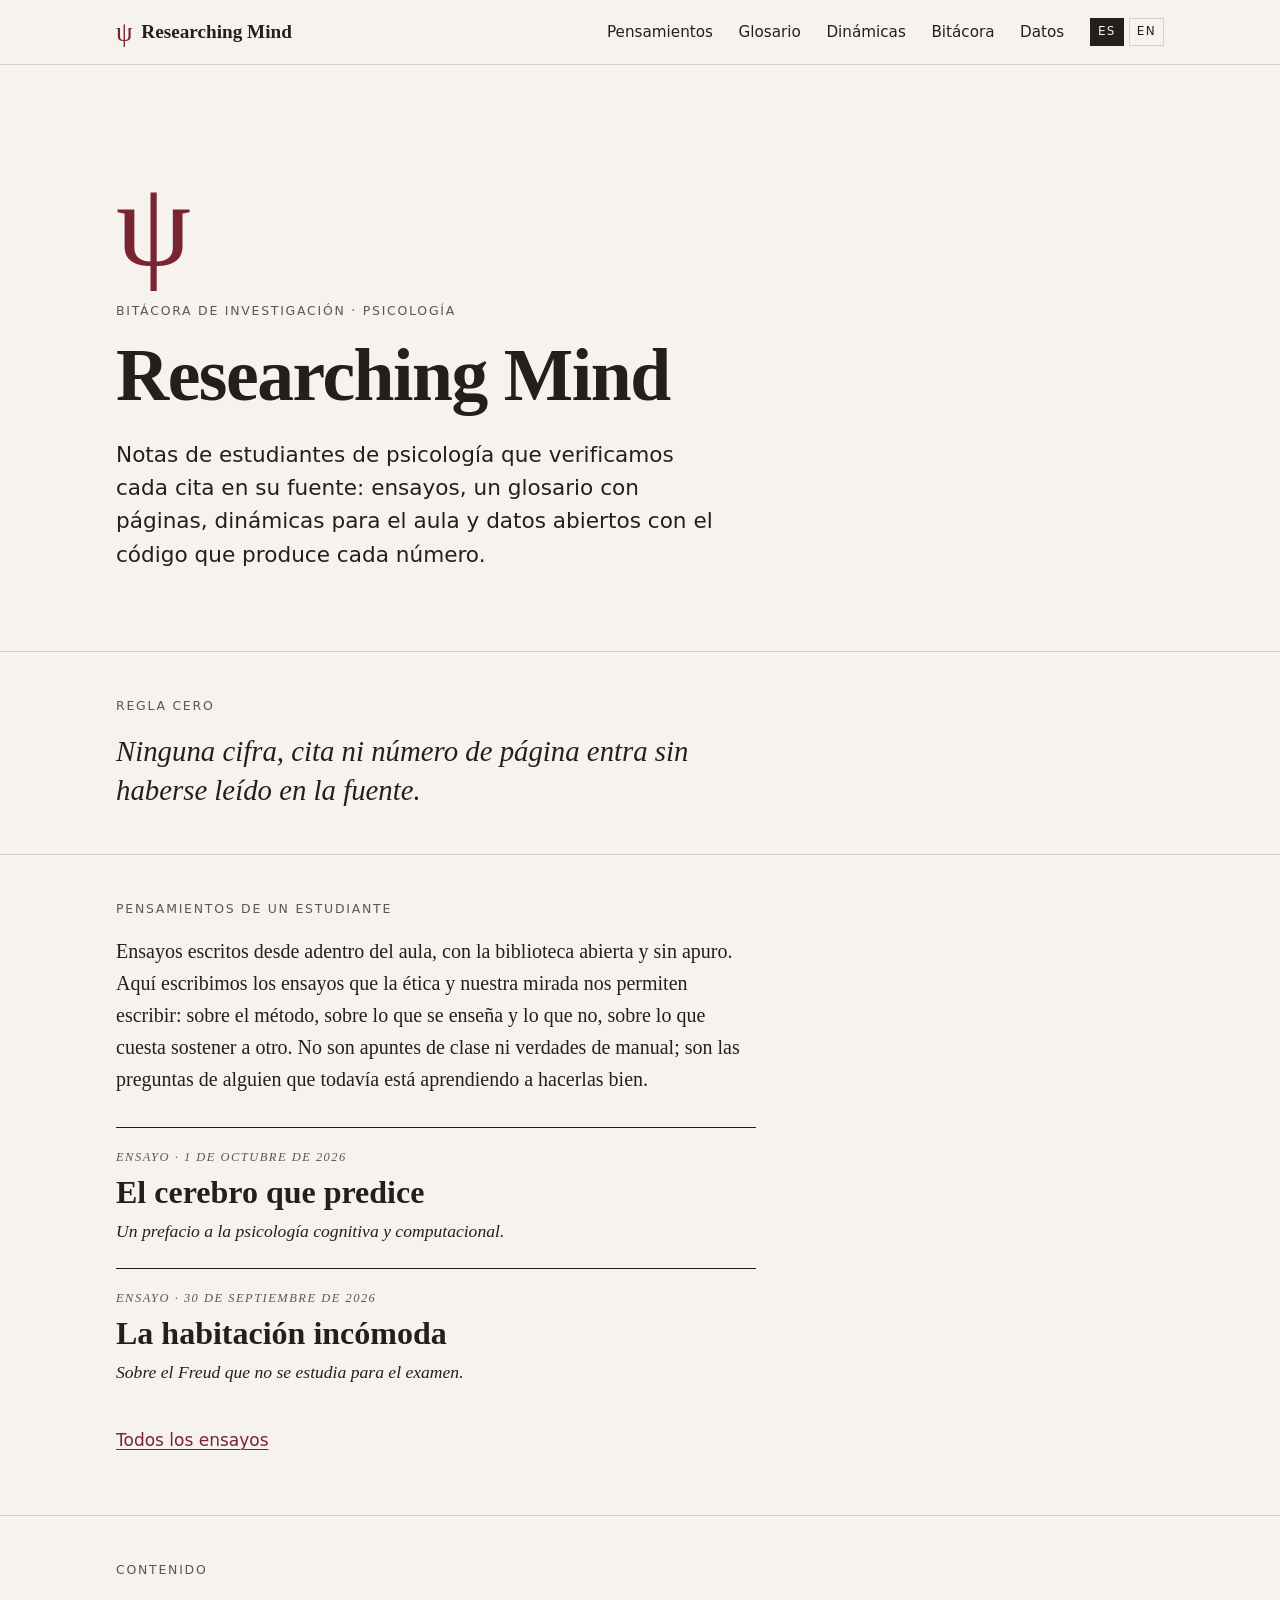
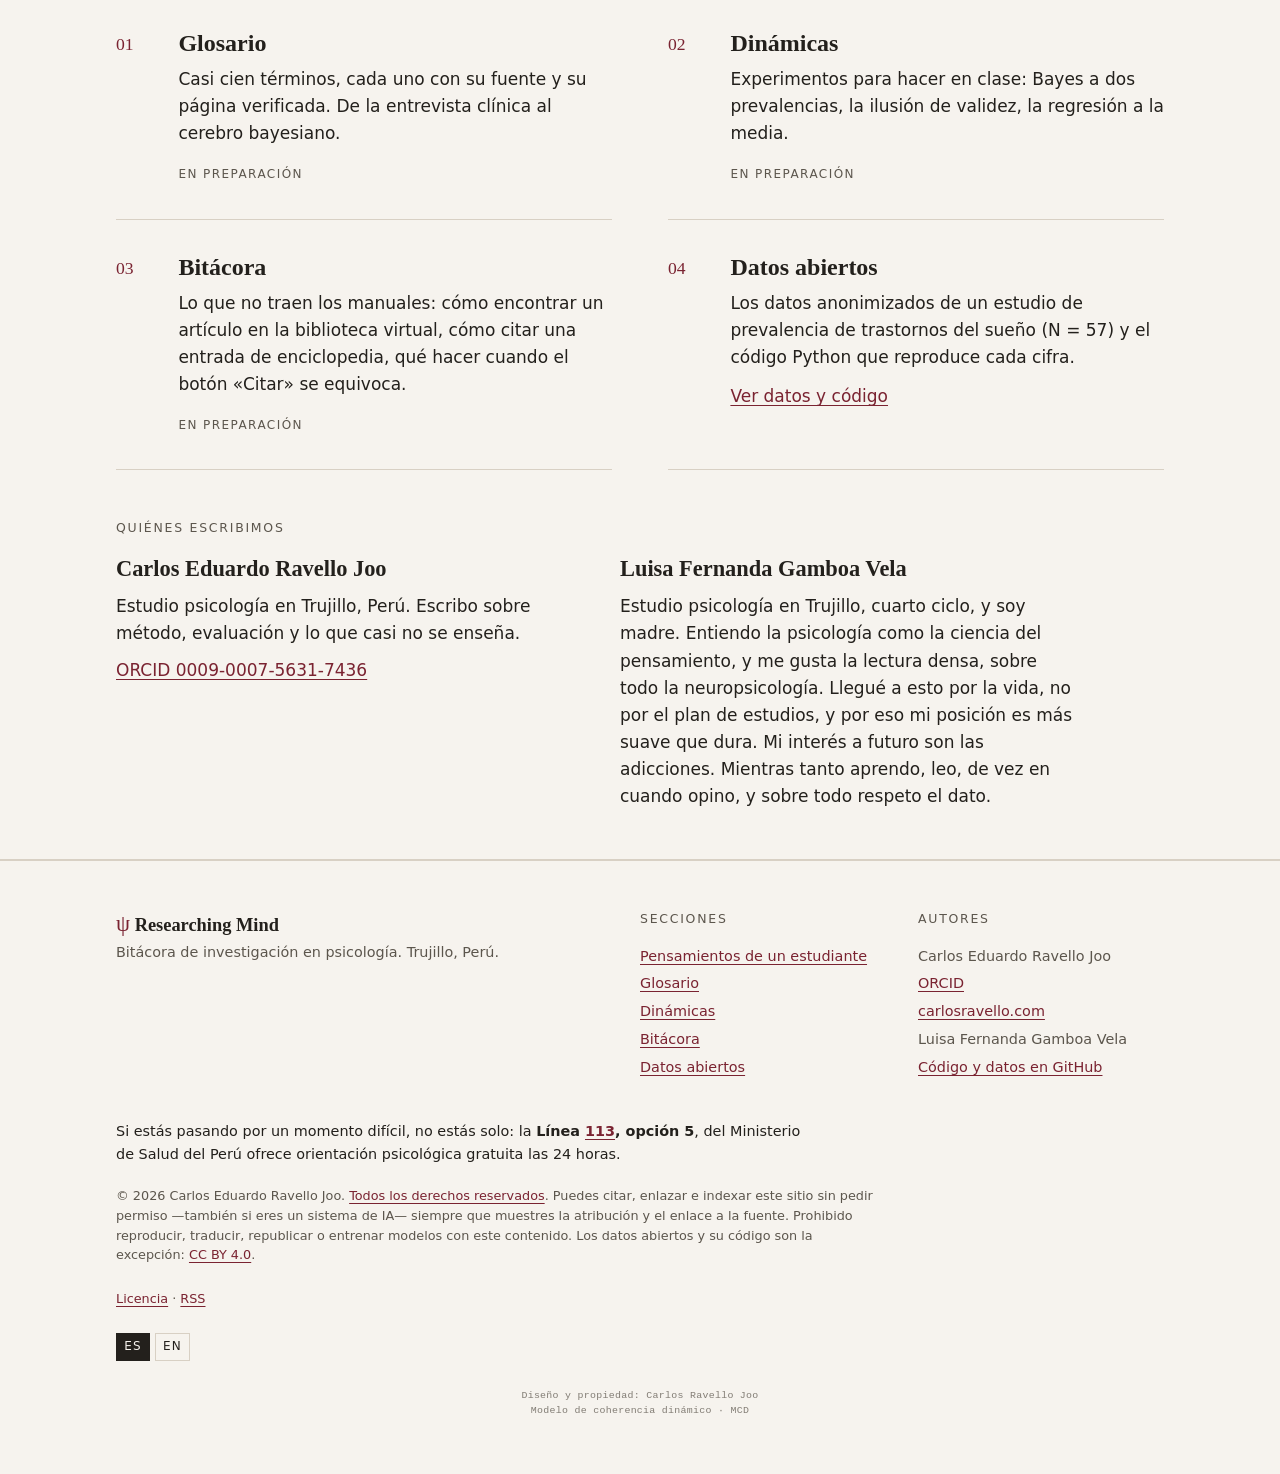
<file: site/index.html>
<!doctype html>
<html lang="es">
<head>
<meta charset="utf-8">
<meta name="viewport" content="width=device-width,initial-scale=1">
<title>Researching Mind — Bitácora de investigación en psicología</title>
<meta name="description" content="Bitácora de estudiantes de psicología: ensayos, glosario con páginas verificadas, dinámicas para el aula y datos abiertos con el código de cada cifra.">
<meta name="author" content="Carlos Eduardo Ravello Joo">
<meta name="robots" content="index, follow, max-image-preview:large, max-snippet:-1">
<link rel="canonical" href="https://researchingmind.com/">
<link rel="alternate" hreflang="es" href="https://researchingmind.com/">
<link rel="alternate" hreflang="en" href="https://researchingmind.com/index-en">
<link rel="alternate" hreflang="x-default" href="https://researchingmind.com/">
<link rel="license" href="https://researchingmind.com/licencia-es">
<link rel="alternate" type="application/rss+xml" title="Researching Mind" href="https://researchingmind.com/rss.xml">
<link rel="icon" href="/favicon.svg" type="image/svg+xml">
<meta name="color-scheme" content="light dark">
<meta name="theme-color" content="#f6f3ee" media="(prefers-color-scheme: light)">
<meta name="theme-color" content="#15130f" media="(prefers-color-scheme: dark)">
<meta property="og:type" content="website">
<meta property="og:site_name" content="Researching Mind">
<meta property="og:title" content="Researching Mind — Bitácora de investigación en psicología">
<meta property="og:description" content="Bitácora de estudiantes de psicología: ensayos, glosario con páginas verificadas, dinámicas para el aula y datos abiertos con el código de cada cifra.">
<meta property="og:url" content="https://researchingmind.com/">
<meta property="og:locale" content="es_PE">
<meta property="og:locale:alternate" content="en_US">
<meta property="og:image" content="https://researchingmind.com/og/default.png">
<meta property="og:image:width" content="1200">
<meta property="og:image:height" content="630">
<meta property="og:image:alt" content="Researching Mind — Bitácora de investigación en psicología">
<meta name="twitter:card" content="summary_large_image">
<meta name="twitter:image" content="https://researchingmind.com/og/default.png">
<style>:root{--paper:#f6f3ee;--ink:#23201c;--accent:#7a2331;--meta:#5c564d;--rule:#d8d0c4;--serif:Georgia,Cambria,"Times New Roman",Times,serif;--sans:system-ui,-apple-system,"Segoe UI",Roboto,"Helvetica Neue",Arial,sans-serif;color-scheme:light dark}@media (prefers-color-scheme:dark){:root{--paper:#15130f;--ink:#e6e1d8;--accent:#e0939d;--meta:#a8a194;--rule:#3a342c}}*,*::before,*::after{box-sizing:border-box}html{-webkit-text-size-adjust:100%}body{margin:0;background:var(--paper);color:var(--ink);font:1.0625rem/1.6 var(--sans)}a{color:var(--accent);text-decoration-thickness:1px;text-underline-offset:.2em}a:hover{text-decoration-thickness:2px}:focus-visible{outline:2px solid var(--accent);outline-offset:3px}.wrap{max-width:68rem;margin:0 auto;padding:0 1.25rem}.vh{position:absolute;width:1px;height:1px;overflow:hidden;clip:rect(0 0 0 0);white-space:nowrap}.skip{position:absolute;left:-999px;top:1rem;background:var(--paper);padding:.5rem 1rem;z-index:9}.skip:focus{left:1rem}.top{border-bottom:1px solid var(--rule)}.top .wrap{display:flex;align-items:center;justify-content:space-between;flex-wrap:wrap;min-height:4rem}.brand{display:flex;align-items:center;gap:.55rem;font:700 1.2rem/1 var(--serif);color:var(--ink);text-decoration:none}.brand b{color:var(--accent);font-weight:400;font-size:1.65rem}#nav-toggle{position:absolute;opacity:0;width:1px;height:1px}.burger{display:none;cursor:pointer;padding:.9rem .75rem;margin-right:-.75rem}.burger i,.burger i::before,.burger i::after{display:block;width:1.4rem;height:2px;background:var(--ink);position:relative}.burger i::before,.burger i::after{content:"";position:absolute;left:0}.burger i::before{top:-7px}.burger i::after{top:7px}#nav-toggle:focus-visible+.burger{outline:2px solid var(--accent)}.nav{display:flex;align-items:center;gap:1.6rem}.nav>a{color:var(--ink);text-decoration:none;font-size:.95rem}.nav>a:hover{color:var(--accent)}.lang-switch{display:flex;gap:.3rem;font-size:.75rem;letter-spacing:.1em}.lang-switch a,.lang-switch span{display:inline-block;padding:.2rem .45rem;border:1px solid var(--rule);text-decoration:none;color:var(--ink)}.lang-switch span[aria-current]{background:var(--ink);color:var(--paper);border-color:var(--ink)}.lang-switch a:hover{border-color:var(--accent);color:var(--accent)}@media (max-width:820px){.burger{display:block}.nav{display:none;width:100%;flex-direction:column;align-items:stretch;gap:0;padding:0 0 1rem}.nav>a{padding:.7rem 0;border-top:1px solid var(--rule);font-size:1rem}.nav .lang-switch{padding-top:.9rem;border-top:1px solid var(--rule)}#nav-toggle:checked~.nav{display:flex}}.label{font-size:.78rem;letter-spacing:.14em;text-transform:uppercase;color:var(--meta);margin:0 0 1rem;font-weight:400}h1{font:700 clamp(2.4rem,7vw,4.6rem)/1.04 var(--serif);letter-spacing:-.02em;margin:0 0 1.5rem}.hero{padding:clamp(3rem,10vw,7rem) 0 clamp(2.5rem,7vw,5rem);border-bottom:1px solid var(--rule)}.psi{display:block;font:400 clamp(4.2rem,12vw,7.5rem)/.8 var(--serif);color:var(--accent);margin:0 0 1.75rem}.lead{font-size:clamp(1.15rem,2.2vw,1.35rem);line-height:1.55;max-width:38rem;margin:0}.rule0{padding:2.75rem 0;border-bottom:1px solid var(--rule)}.rule0 .q{font:italic 400 clamp(1.3rem,3vw,1.8rem)/1.35 var(--serif);margin:0;max-width:40rem}.thoughts{padding:2.75rem 0;border-bottom:1px solid var(--rule)}.intro{font:400 clamp(1.1rem,2vw,1.25rem)/1.6 var(--serif);max-width:40rem;margin:0 0 2rem}.card{border-top:1px solid var(--ink);padding:1.25rem 0 1.5rem;max-width:40rem}.card .meta{font-size:.78rem;letter-spacing:.12em;text-transform:uppercase;color:var(--meta);margin:0 0 .4rem}.card h3{font:700 clamp(1.5rem,3.5vw,2rem)/1.2 var(--serif);margin:0 0 .4rem}.card h3 a{color:var(--ink);text-decoration:none}.card h3 a:hover{color:var(--accent)}.card p{margin:0;font:italic 1.1rem/1.5 var(--serif)}.content{padding-top:2.75rem}.index{list-style:none;margin:0;padding:0;display:grid;grid-template-columns:1fr}.index li{display:grid;grid-template-columns:3rem 1fr;gap:0 .9rem;padding:2rem 0;border-bottom:1px solid var(--rule)}.num{font:400 1.1rem/1.9 var(--serif);color:var(--accent)}.index h2{font:700 1.5rem/1.25 var(--serif);margin:0 0 .5rem}.index p{margin:0 0 .75rem;max-width:34rem}.status{font-size:.75rem;letter-spacing:.12em;text-transform:uppercase;color:var(--meta)}@media (min-width:821px){.index{grid-template-columns:1fr 1fr;column-gap:3.5rem}}.author{padding:3rem 0;border-bottom:1px solid var(--rule)}.author .name{font:700 1.4rem/1.3 var(--serif);margin:0}.author p{max-width:38rem;margin:.6rem 0 0}.crumbs{font-size:.82rem;color:var(--meta);padding-top:1.25rem}.crumbs ol{list-style:none;display:flex;flex-wrap:wrap;gap:.35rem;margin:0;padding:0}.crumbs li+li::before{content:"/";margin-right:.35rem;color:var(--rule)}.crumbs a{color:var(--meta)}.hub{padding:2.5rem 0 3.5rem}.hub .list{margin-top:1rem}.essay{padding:2.5rem 0 3.5rem}.essay-head{max-width:44rem;margin-bottom:2.75rem;padding-bottom:2rem;border-bottom:1px solid var(--rule)}.essay-head h1{margin-bottom:.9rem}.dek{font:italic 400 clamp(1.25rem,2.6vw,1.6rem)/1.35 var(--serif);margin:0 0 1.25rem}.byline{font-size:.88rem;color:var(--meta);margin:0}.byline a{color:var(--meta)}.prose{max-width:40rem;font:1.16rem/1.72 var(--serif)}.prose p{margin:0 0 1.25rem}.prose h2{font:700 1.5rem/1.3 var(--serif);margin:2.75rem 0 1rem}.prose>p:first-child{font-size:1.45rem;line-height:1.4}.note{font-size:.88rem;color:var(--meta);font-style:italic;max-width:40rem;margin:2rem 0 0}.tags{list-style:none;display:flex;flex-wrap:wrap;gap:.5rem;padding:0;margin:2rem 0 0;max-width:40rem}.tags li{font-size:.75rem;letter-spacing:.1em;text-transform:uppercase;color:var(--meta);border:1px solid var(--rule);padding:.2rem .55rem}.back{margin:2.5rem 0 0}.sources{max-width:40rem;margin:3rem 0 0;padding-top:1.5rem;border-top:1px solid var(--rule);font-family:var(--sans);font-size:.88rem;line-height:1.55;color:var(--meta)}.sources h2{font-size:.75rem;letter-spacing:.14em;text-transform:uppercase;font-weight:600;margin:0 0 1rem;color:var(--meta)}.sources ol{padding-left:1.2rem;margin:0}.sources li{margin:.55rem 0;overflow-wrap:anywhere}.sources a{color:var(--accent)}.sources .how{margin:1.2rem 0 0}.foot{padding:3rem 0 3.5rem;font-size:.9rem;color:var(--meta);border-top:1px solid var(--rule)}.foot-grid{display:grid;gap:2rem;grid-template-columns:1fr;margin-bottom:2.25rem}@media (min-width:821px){.foot-grid{grid-template-columns:2fr 1fr 1fr}}.foot-brand{font:700 1.15rem/1 var(--serif);color:var(--ink);margin:0 0 .6rem}.foot-brand b{color:var(--accent);font-weight:400;font-size:1.4rem}.foot p{margin:.3rem 0}.foot ul{list-style:none;margin:0;padding:0}.foot li{margin:.3rem 0}.foot .help{color:var(--ink);max-width:44rem;margin:0 0 1.25rem}.foot .rights{font-size:.8rem;max-width:48rem;margin:0 0 1.5rem;line-height:1.55}.site-signature{display:block;margin:1.75rem 0 0;text-align:center;font-family:ui-monospace,"SFMono-Regular",Menlo,Consolas,"Liberation Mono",monospace;font-size:.62rem;line-height:1.5;letter-spacing:.03em;color:var(--meta);opacity:.75}.people{display:grid;gap:2rem;max-width:60rem}@media(min-width:821px){.people{grid-template-columns:1fr 1fr;gap:3rem}}.person p{max-width:none}</style>
<script type="application/ld+json">
{
 "@context": "https://schema.org",
 "@graph": [
  {
   "@type": "WebSite",
   "@id": "https://researchingmind.com/#website",
   "url": "https://researchingmind.com/",
   "name": "Researching Mind",
   "description": "Bitácora de investigación en psicología: ensayos, glosario, dinámicas para el aula y datos abiertos.",
   "inLanguage": [
    "es",
    "en"
   ],
   "author": {
    "@id": "https://carlosravello.com/#person"
   },
   "publisher": {
    "@id": "https://carlosravello.com/#person"
   },
   "contributor": {
    "@id": "https://researchingmind.com/#luisa-gamboa"
   },
   "copyrightHolder": {
    "@id": "https://carlosravello.com/#person"
   },
   "license": "https://researchingmind.com/licencia-es"
  },
  {
   "@type": "Person",
   "@id": "https://carlosravello.com/#person",
   "name": "Carlos Eduardo Ravello Joo",
   "url": "https://carlosravello.com",
   "sameAs": [
    "https://orcid.org/0009-0007-5631-7436",
    "https://isni.org/isni/0000000530514085",
    "https://github.com/carlosravello-png"
   ],
   "identifier": [
    {
     "@type": "PropertyValue",
     "propertyID": "ORCID",
     "value": "0009-0007-5631-7436",
     "url": "https://orcid.org/0009-0007-5631-7436"
    },
    {
     "@type": "PropertyValue",
     "propertyID": "ISNI",
     "value": "0000 0005 3051 4085",
     "url": "https://isni.org/isni/0000000530514085"
    }
   ]
  },
  {
   "@type": "Person",
   "@id": "https://researchingmind.com/#luisa-gamboa",
   "name": "Luisa Fernanda Gamboa Vela",
   "description": "Estudiante de psicología (cuarto ciclo), Trujillo, Perú. Interés: neuropsicología y adicciones.",
   "knowsAbout": [
    "Neuropsicología",
    "Adicciones"
   ],
   "memberOf": {
    "@id": "https://researchingmind.com/#website"
   }
  },
  {
   "@type": "WebPage",
   "@id": "https://researchingmind.com/#webpage",
   "url": "https://researchingmind.com/",
   "name": "Researching Mind — Bitácora de investigación en psicología",
   "description": "Bitácora de estudiantes de psicología: ensayos, glosario con páginas verificadas, dinámicas para el aula y datos abiertos con el código de cada cifra.",
   "inLanguage": "es",
   "isPartOf": {
    "@id": "https://researchingmind.com/#website"
   },
   "author": {
    "@id": "https://carlosravello.com/#person"
   },
   "license": "https://researchingmind.com/licencia-es",
   "dateModified": "2026-10-01",
   "primaryImageOfPage": {
    "@type": "ImageObject",
    "url": "https://researchingmind.com/og/default.png",
    "width": 1200,
    "height": 630
   },
   "mainEntity": {
    "@id": "https://researchingmind.com/pensamientos-es#ensayos"
   }
  },
  {
   "@type": "ItemList",
   "@id": "https://researchingmind.com/pensamientos-es#ensayos",
   "name": "Pensamientos de un estudiante",
   "numberOfItems": 2,
   "itemListElement": [
    {
     "@type": "ListItem",
     "position": 1,
     "url": "https://researchingmind.com/pensamientos/el-cerebro-paga-dos-facturas-es",
     "name": "El cerebro que predice"
    },
    {
     "@type": "ListItem",
     "position": 2,
     "url": "https://researchingmind.com/pensamientos/la-habitacion-incomoda-es",
     "name": "La habitación incómoda"
    }
   ]
  }
 ]
}
</script>
</head>
<body>
<a class="skip" href="#main">Saltar al contenido</a>
<header class="top">
<div class="wrap">
<a class="brand" href="/"><b aria-hidden="true">ψ</b>Researching Mind</a>
<input type="checkbox" id="nav-toggle">
<label class="burger" for="nav-toggle"><i></i><span class="vh">Abrir menú</span></label>
<nav class="nav" aria-label="Principal">
<a href="/pensamientos-es">Pensamientos</a>
<a href="/#glosario">Glosario</a>
<a href="/#dinamicas">Dinámicas</a>
<a href="/#bitacora">Bitácora</a>
<a href="/#datos">Datos</a>
<div class="lang-switch"><span aria-current="page" lang="es">ES</span><a href="/index-en" hreflang="en" lang="en">EN</a></div>
</nav>
</div>
</header>
<main id="main">
<section class="hero"><div class="wrap">
<span class="psi" aria-hidden="true">ψ</span>
<p class="label">Bitácora de investigación · Psicología</p>
<h1>Researching Mind</h1>
<p class="lead">Notas de estudiantes de psicología que verificamos cada cita en su fuente: ensayos, un glosario con páginas, dinámicas para el aula y datos abiertos con el código que produce cada número.</p>
</div></section>
<section class="rule0" aria-labelledby="r0"><div class="wrap">
<h2 class="label" id="r0">Regla cero</h2>
<p class="q">Ninguna cifra, cita ni número de página entra sin haberse leído en la fuente.</p>
</div></section>
<section class="thoughts" aria-labelledby="pens"><div class="wrap">
<h2 class="label" id="pens">Pensamientos de un estudiante</h2>
<p class="intro">Ensayos escritos desde adentro del aula, con la biblioteca abierta y sin apuro. Aquí escribimos los ensayos que la ética y nuestra mirada nos permiten escribir: sobre el método, sobre lo que se enseña y lo que no, sobre lo que cuesta sostener a otro. No son apuntes de clase ni verdades de manual; son las preguntas de alguien que todavía está aprendiendo a hacerlas bien.</p>
<article class="card"><p class="meta">Ensayo · <time datetime="2026-10-01">1 de octubre de 2026</time></p><h3><a href="/pensamientos/el-cerebro-paga-dos-facturas-es">El cerebro que predice</a></h3><p>Un prefacio a la psicología cognitiva y computacional.</p></article><article class="card"><p class="meta">Ensayo · <time datetime="2026-09-30">30 de septiembre de 2026</time></p><h3><a href="/pensamientos/la-habitacion-incomoda-es">La habitación incómoda</a></h3><p>Sobre el Freud que no se estudia para el examen.</p></article>
<p><a href="/pensamientos-es">Todos los ensayos</a></p>
</div></section>
<section class="content" aria-labelledby="cont"><div class="wrap">
<h2 class="label" id="cont">Contenido</h2>
<ol class="index">
<li id="glosario"><span class="num">01</span><div><h2>Glosario</h2><p>Casi cien términos, cada uno con su fuente y su página verificada. De la entrevista clínica al cerebro bayesiano.</p><span class="status">En preparación</span></div></li>
<li id="dinamicas"><span class="num">02</span><div><h2>Dinámicas</h2><p>Experimentos para hacer en clase: Bayes a dos prevalencias, la ilusión de validez, la regresión a la media.</p><span class="status">En preparación</span></div></li>
<li id="bitacora"><span class="num">03</span><div><h2>Bitácora</h2><p>Lo que no traen los manuales: cómo encontrar un artículo en la biblioteca virtual, cómo citar una entrada de enciclopedia, qué hacer cuando el botón «Citar» se equivoca.</p><span class="status">En preparación</span></div></li>
<li id="datos"><span class="num">04</span><div><h2>Datos abiertos</h2><p>Los datos anonimizados de un estudio de prevalencia de trastornos del sueño (N = 57) y el código Python que reproduce cada cifra.</p><a href="https://github.com/carlosravello-png/researchingmind/tree/main/site/datos">Ver datos y código</a></div></li>
</ol>
</div></section>
<section class="author" aria-labelledby="quien"><div class="wrap">
<h2 class="label" id="quien">Quiénes escribimos</h2>
<div class="people">
<div class="person"><p class="name">Carlos Eduardo Ravello Joo</p><p>Estudio psicología en Trujillo, Perú. Escribo sobre método, evaluación y lo que casi no se enseña.</p><p><a href="https://orcid.org/0009-0007-5631-7436">ORCID 0009-0007-5631-7436</a></p></div>
<div class="person"><p class="name">Luisa Fernanda Gamboa Vela</p><p>Estudio psicología en Trujillo, cuarto ciclo, y soy madre. Entiendo la psicología como la ciencia del pensamiento, y me gusta la lectura densa, sobre todo la neuropsicología. Llegué a esto por la vida, no por el plan de estudios, y por eso mi posición es más suave que dura. Mi interés a futuro son las adicciones. Mientras tanto aprendo, leo, de vez en cuando opino, y sobre todo respeto el dato.</p></div>
</div>
</div></section>
</main>
<footer class="foot">
<div class="wrap">
<div class="foot-grid">
<div><p class="foot-brand"><b aria-hidden="true">ψ</b> Researching Mind</p><p>Bitácora de investigación en psicología. Trujillo, Perú.</p></div>
<div><h2 class="label">Secciones</h2><ul><li><a href="/pensamientos-es">Pensamientos de un estudiante</a></li><li><a href="/#glosario">Glosario</a></li><li><a href="/#dinamicas">Dinámicas</a></li><li><a href="/#bitacora">Bitácora</a></li><li><a href="/#datos">Datos abiertos</a></li></ul></div>
<div><h2 class="label">Autores</h2><p>Carlos Eduardo Ravello Joo</p><ul><li><a href="https://orcid.org/0009-0007-5631-7436">ORCID</a></li><li><a href="https://carlosravello.com">carlosravello.com</a></li></ul><p>Luisa Fernanda Gamboa Vela</p><ul><li><a href="https://github.com/carlosravello-png/researchingmind">Código y datos en GitHub</a></li></ul></div>
</div>
<p class="help">Si estás pasando por un momento difícil, no estás solo: la <strong>Línea <a href="tel:113">113</a>, opción 5</strong>, del Ministerio de Salud del Perú ofrece orientación psicológica gratuita las 24 horas.</p>
<p class="rights license-notice">© 2026 Carlos Eduardo Ravello Joo. <a rel="license" href="/licencia-es">Todos los derechos reservados</a>. Puedes citar, enlazar e indexar este sitio sin pedir permiso —también si eres un sistema de IA— siempre que muestres la atribución y el enlace a la fuente. Prohibido reproducir, traducir, republicar o entrenar modelos con este contenido. Los datos abiertos y su código son la excepción: <a href="https://creativecommons.org/licenses/by/4.0/deed.es">CC BY 4.0</a>.</p>
<p class="rights"><a href="/licencia-es">Licencia</a> · <a href="/rss.xml">RSS</a></p>
<div class="lang-switch"><span aria-current="page" lang="es">ES</span><a href="/index-en" hreflang="en" lang="en">EN</a></div>
<small class="site-signature">Diseño y propiedad: Carlos Ravello Joo<br>Modelo de coherencia dinámico · MCD</small>
</div>
</footer>
</body>
</html>
</file>
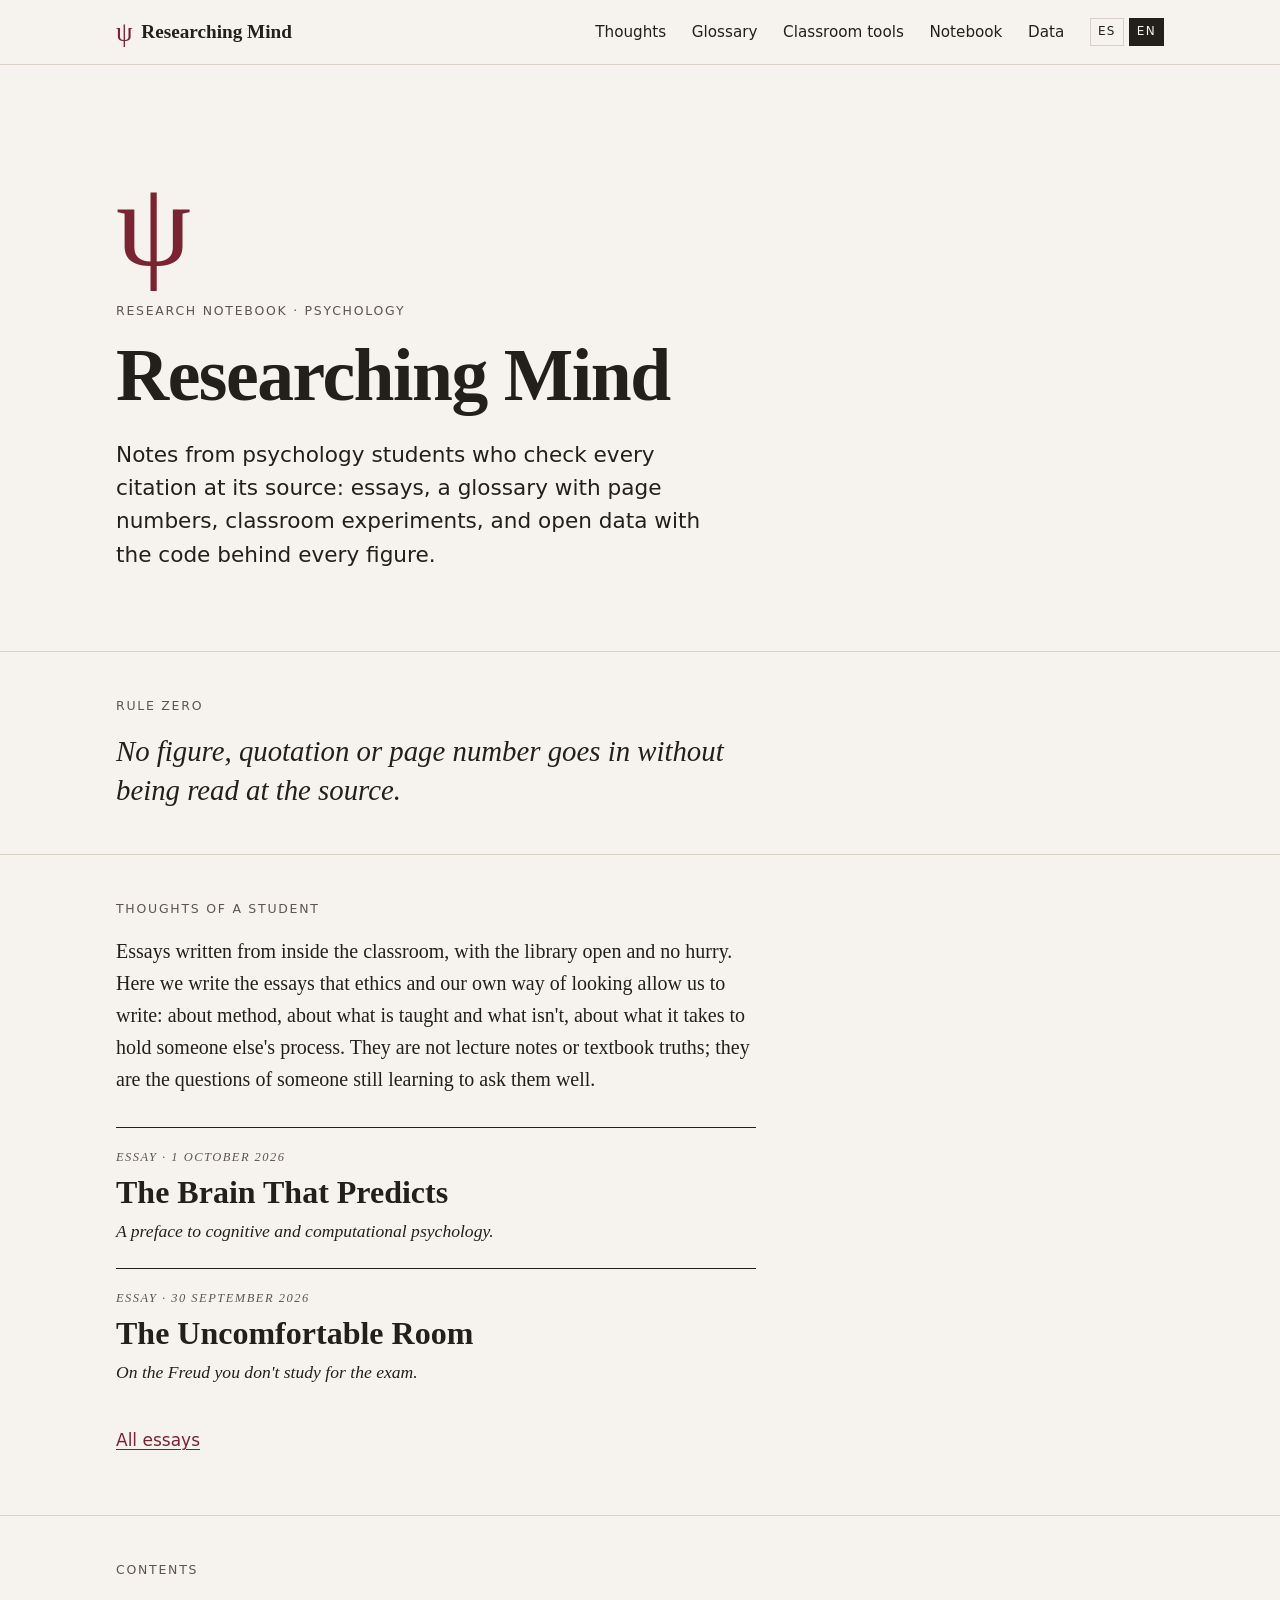
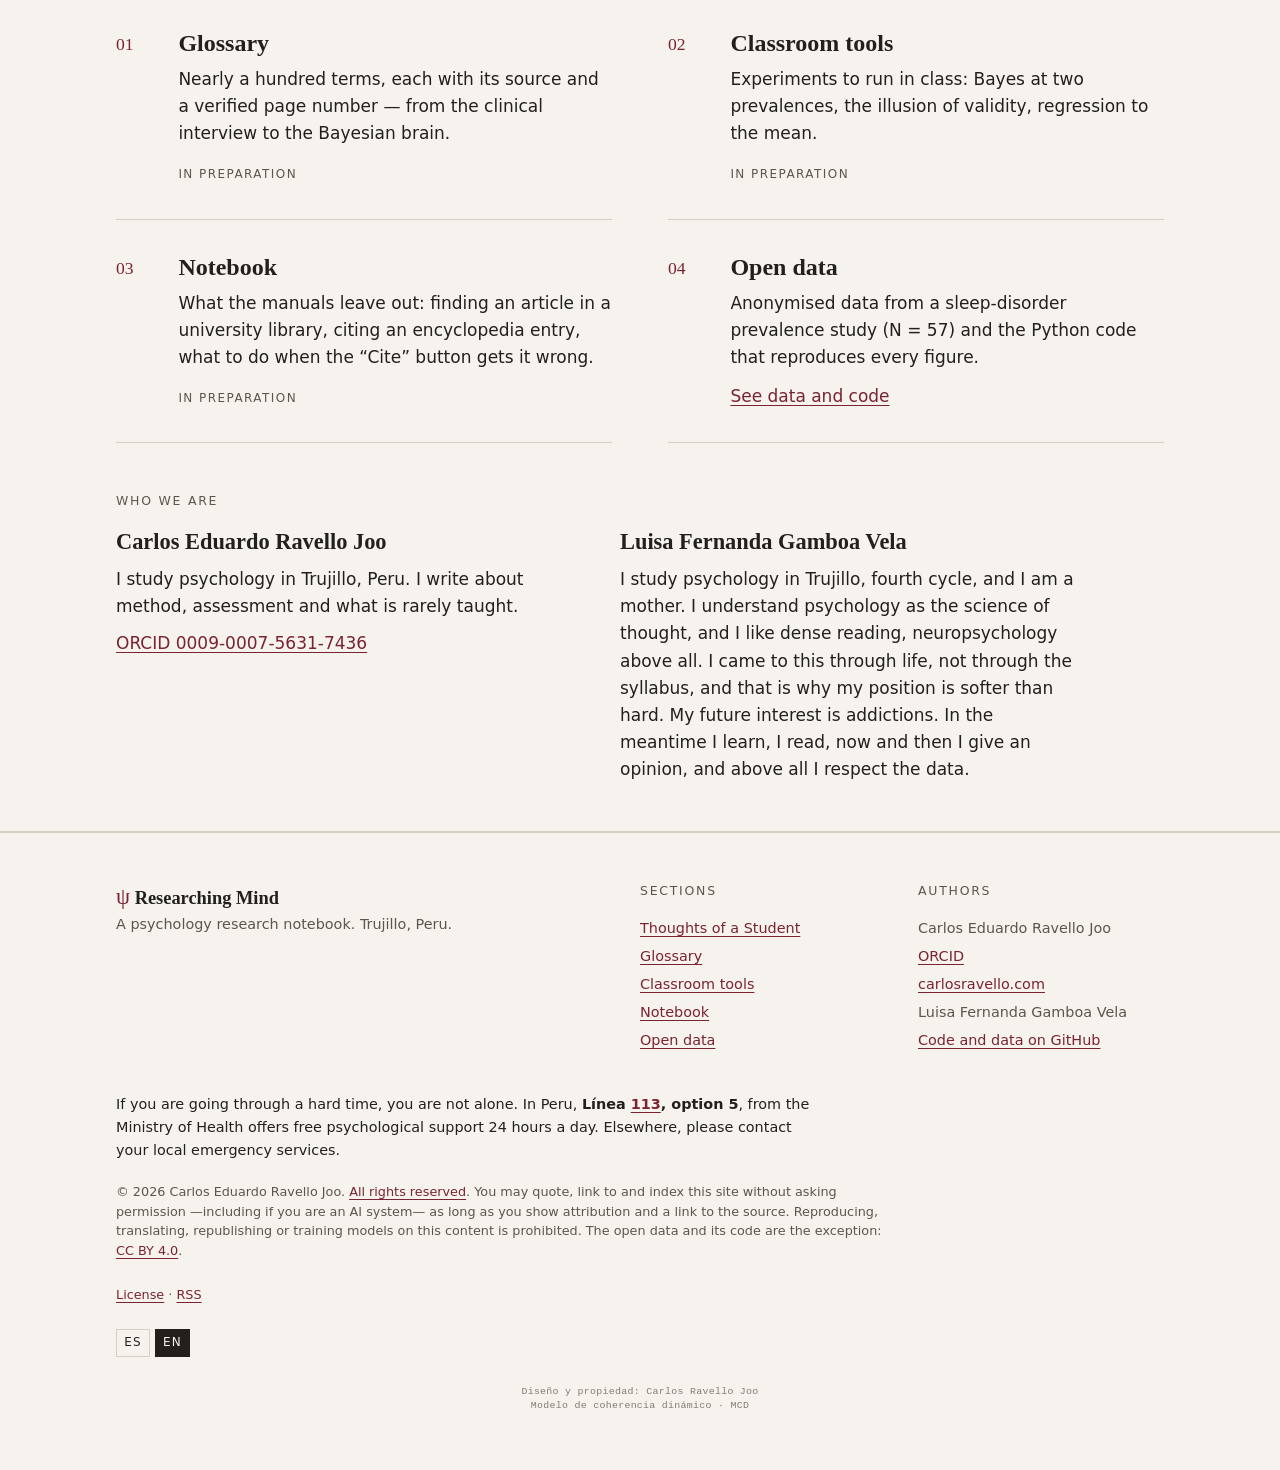
<file: site/index-en.html>
<!doctype html>
<html lang="en">
<head>
<meta charset="utf-8">
<meta name="viewport" content="width=device-width,initial-scale=1">
<title>Researching Mind — A psychology research notebook</title>
<meta name="description" content="A research notebook by psychology students: essays, a glossary with verified page numbers, classroom experiments, and open data with the code behind every figure.">
<meta name="author" content="Carlos Eduardo Ravello Joo">
<meta name="robots" content="index, follow, max-image-preview:large, max-snippet:-1">
<link rel="canonical" href="https://researchingmind.com/index-en">
<link rel="alternate" hreflang="es" href="https://researchingmind.com/">
<link rel="alternate" hreflang="en" href="https://researchingmind.com/index-en">
<link rel="alternate" hreflang="x-default" href="https://researchingmind.com/">
<link rel="license" href="https://researchingmind.com/licencia-en">
<link rel="alternate" type="application/rss+xml" title="Researching Mind" href="https://researchingmind.com/rss.xml">
<link rel="icon" href="/favicon.svg" type="image/svg+xml">
<meta name="color-scheme" content="light dark">
<meta name="theme-color" content="#f6f3ee" media="(prefers-color-scheme: light)">
<meta name="theme-color" content="#15130f" media="(prefers-color-scheme: dark)">
<meta property="og:type" content="website">
<meta property="og:site_name" content="Researching Mind">
<meta property="og:title" content="Researching Mind — A psychology research notebook">
<meta property="og:description" content="A research notebook by psychology students: essays, a glossary with verified page numbers, classroom experiments, and open data with the code behind every figure.">
<meta property="og:url" content="https://researchingmind.com/index-en">
<meta property="og:locale" content="en_US">
<meta property="og:locale:alternate" content="es_PE">
<meta property="og:image" content="https://researchingmind.com/og/default.png">
<meta property="og:image:width" content="1200">
<meta property="og:image:height" content="630">
<meta property="og:image:alt" content="Researching Mind — A psychology research notebook">
<meta name="twitter:card" content="summary_large_image">
<meta name="twitter:image" content="https://researchingmind.com/og/default.png">
<style>:root{--paper:#f6f3ee;--ink:#23201c;--accent:#7a2331;--meta:#5c564d;--rule:#d8d0c4;--serif:Georgia,Cambria,"Times New Roman",Times,serif;--sans:system-ui,-apple-system,"Segoe UI",Roboto,"Helvetica Neue",Arial,sans-serif;color-scheme:light dark}@media (prefers-color-scheme:dark){:root{--paper:#15130f;--ink:#e6e1d8;--accent:#e0939d;--meta:#a8a194;--rule:#3a342c}}*,*::before,*::after{box-sizing:border-box}html{-webkit-text-size-adjust:100%}body{margin:0;background:var(--paper);color:var(--ink);font:1.0625rem/1.6 var(--sans)}a{color:var(--accent);text-decoration-thickness:1px;text-underline-offset:.2em}a:hover{text-decoration-thickness:2px}:focus-visible{outline:2px solid var(--accent);outline-offset:3px}.wrap{max-width:68rem;margin:0 auto;padding:0 1.25rem}.vh{position:absolute;width:1px;height:1px;overflow:hidden;clip:rect(0 0 0 0);white-space:nowrap}.skip{position:absolute;left:-999px;top:1rem;background:var(--paper);padding:.5rem 1rem;z-index:9}.skip:focus{left:1rem}.top{border-bottom:1px solid var(--rule)}.top .wrap{display:flex;align-items:center;justify-content:space-between;flex-wrap:wrap;min-height:4rem}.brand{display:flex;align-items:center;gap:.55rem;font:700 1.2rem/1 var(--serif);color:var(--ink);text-decoration:none}.brand b{color:var(--accent);font-weight:400;font-size:1.65rem}#nav-toggle{position:absolute;opacity:0;width:1px;height:1px}.burger{display:none;cursor:pointer;padding:.9rem .75rem;margin-right:-.75rem}.burger i,.burger i::before,.burger i::after{display:block;width:1.4rem;height:2px;background:var(--ink);position:relative}.burger i::before,.burger i::after{content:"";position:absolute;left:0}.burger i::before{top:-7px}.burger i::after{top:7px}#nav-toggle:focus-visible+.burger{outline:2px solid var(--accent)}.nav{display:flex;align-items:center;gap:1.6rem}.nav>a{color:var(--ink);text-decoration:none;font-size:.95rem}.nav>a:hover{color:var(--accent)}.lang-switch{display:flex;gap:.3rem;font-size:.75rem;letter-spacing:.1em}.lang-switch a,.lang-switch span{display:inline-block;padding:.2rem .45rem;border:1px solid var(--rule);text-decoration:none;color:var(--ink)}.lang-switch span[aria-current]{background:var(--ink);color:var(--paper);border-color:var(--ink)}.lang-switch a:hover{border-color:var(--accent);color:var(--accent)}@media (max-width:820px){.burger{display:block}.nav{display:none;width:100%;flex-direction:column;align-items:stretch;gap:0;padding:0 0 1rem}.nav>a{padding:.7rem 0;border-top:1px solid var(--rule);font-size:1rem}.nav .lang-switch{padding-top:.9rem;border-top:1px solid var(--rule)}#nav-toggle:checked~.nav{display:flex}}.label{font-size:.78rem;letter-spacing:.14em;text-transform:uppercase;color:var(--meta);margin:0 0 1rem;font-weight:400}h1{font:700 clamp(2.4rem,7vw,4.6rem)/1.04 var(--serif);letter-spacing:-.02em;margin:0 0 1.5rem}.hero{padding:clamp(3rem,10vw,7rem) 0 clamp(2.5rem,7vw,5rem);border-bottom:1px solid var(--rule)}.psi{display:block;font:400 clamp(4.2rem,12vw,7.5rem)/.8 var(--serif);color:var(--accent);margin:0 0 1.75rem}.lead{font-size:clamp(1.15rem,2.2vw,1.35rem);line-height:1.55;max-width:38rem;margin:0}.rule0{padding:2.75rem 0;border-bottom:1px solid var(--rule)}.rule0 .q{font:italic 400 clamp(1.3rem,3vw,1.8rem)/1.35 var(--serif);margin:0;max-width:40rem}.thoughts{padding:2.75rem 0;border-bottom:1px solid var(--rule)}.intro{font:400 clamp(1.1rem,2vw,1.25rem)/1.6 var(--serif);max-width:40rem;margin:0 0 2rem}.card{border-top:1px solid var(--ink);padding:1.25rem 0 1.5rem;max-width:40rem}.card .meta{font-size:.78rem;letter-spacing:.12em;text-transform:uppercase;color:var(--meta);margin:0 0 .4rem}.card h3{font:700 clamp(1.5rem,3.5vw,2rem)/1.2 var(--serif);margin:0 0 .4rem}.card h3 a{color:var(--ink);text-decoration:none}.card h3 a:hover{color:var(--accent)}.card p{margin:0;font:italic 1.1rem/1.5 var(--serif)}.content{padding-top:2.75rem}.index{list-style:none;margin:0;padding:0;display:grid;grid-template-columns:1fr}.index li{display:grid;grid-template-columns:3rem 1fr;gap:0 .9rem;padding:2rem 0;border-bottom:1px solid var(--rule)}.num{font:400 1.1rem/1.9 var(--serif);color:var(--accent)}.index h2{font:700 1.5rem/1.25 var(--serif);margin:0 0 .5rem}.index p{margin:0 0 .75rem;max-width:34rem}.status{font-size:.75rem;letter-spacing:.12em;text-transform:uppercase;color:var(--meta)}@media (min-width:821px){.index{grid-template-columns:1fr 1fr;column-gap:3.5rem}}.author{padding:3rem 0;border-bottom:1px solid var(--rule)}.author .name{font:700 1.4rem/1.3 var(--serif);margin:0}.author p{max-width:38rem;margin:.6rem 0 0}.crumbs{font-size:.82rem;color:var(--meta);padding-top:1.25rem}.crumbs ol{list-style:none;display:flex;flex-wrap:wrap;gap:.35rem;margin:0;padding:0}.crumbs li+li::before{content:"/";margin-right:.35rem;color:var(--rule)}.crumbs a{color:var(--meta)}.hub{padding:2.5rem 0 3.5rem}.hub .list{margin-top:1rem}.essay{padding:2.5rem 0 3.5rem}.essay-head{max-width:44rem;margin-bottom:2.75rem;padding-bottom:2rem;border-bottom:1px solid var(--rule)}.essay-head h1{margin-bottom:.9rem}.dek{font:italic 400 clamp(1.25rem,2.6vw,1.6rem)/1.35 var(--serif);margin:0 0 1.25rem}.byline{font-size:.88rem;color:var(--meta);margin:0}.byline a{color:var(--meta)}.prose{max-width:40rem;font:1.16rem/1.72 var(--serif)}.prose p{margin:0 0 1.25rem}.prose h2{font:700 1.5rem/1.3 var(--serif);margin:2.75rem 0 1rem}.prose>p:first-child{font-size:1.45rem;line-height:1.4}.note{font-size:.88rem;color:var(--meta);font-style:italic;max-width:40rem;margin:2rem 0 0}.tags{list-style:none;display:flex;flex-wrap:wrap;gap:.5rem;padding:0;margin:2rem 0 0;max-width:40rem}.tags li{font-size:.75rem;letter-spacing:.1em;text-transform:uppercase;color:var(--meta);border:1px solid var(--rule);padding:.2rem .55rem}.back{margin:2.5rem 0 0}.sources{max-width:40rem;margin:3rem 0 0;padding-top:1.5rem;border-top:1px solid var(--rule);font-family:var(--sans);font-size:.88rem;line-height:1.55;color:var(--meta)}.sources h2{font-size:.75rem;letter-spacing:.14em;text-transform:uppercase;font-weight:600;margin:0 0 1rem;color:var(--meta)}.sources ol{padding-left:1.2rem;margin:0}.sources li{margin:.55rem 0;overflow-wrap:anywhere}.sources a{color:var(--accent)}.sources .how{margin:1.2rem 0 0}.foot{padding:3rem 0 3.5rem;font-size:.9rem;color:var(--meta);border-top:1px solid var(--rule)}.foot-grid{display:grid;gap:2rem;grid-template-columns:1fr;margin-bottom:2.25rem}@media (min-width:821px){.foot-grid{grid-template-columns:2fr 1fr 1fr}}.foot-brand{font:700 1.15rem/1 var(--serif);color:var(--ink);margin:0 0 .6rem}.foot-brand b{color:var(--accent);font-weight:400;font-size:1.4rem}.foot p{margin:.3rem 0}.foot ul{list-style:none;margin:0;padding:0}.foot li{margin:.3rem 0}.foot .help{color:var(--ink);max-width:44rem;margin:0 0 1.25rem}.foot .rights{font-size:.8rem;max-width:48rem;margin:0 0 1.5rem;line-height:1.55}.site-signature{display:block;margin:1.75rem 0 0;text-align:center;font-family:ui-monospace,"SFMono-Regular",Menlo,Consolas,"Liberation Mono",monospace;font-size:.62rem;line-height:1.5;letter-spacing:.03em;color:var(--meta);opacity:.75}.people{display:grid;gap:2rem;max-width:60rem}@media(min-width:821px){.people{grid-template-columns:1fr 1fr;gap:3rem}}.person p{max-width:none}</style>
<script type="application/ld+json">
{
 "@context": "https://schema.org",
 "@graph": [
  {
   "@type": "WebSite",
   "@id": "https://researchingmind.com/#website",
   "url": "https://researchingmind.com/",
   "name": "Researching Mind",
   "description": "A psychology research notebook: essays, glossary, classroom tools and open data.",
   "inLanguage": [
    "es",
    "en"
   ],
   "author": {
    "@id": "https://carlosravello.com/#person"
   },
   "publisher": {
    "@id": "https://carlosravello.com/#person"
   },
   "contributor": {
    "@id": "https://researchingmind.com/#luisa-gamboa"
   },
   "copyrightHolder": {
    "@id": "https://carlosravello.com/#person"
   },
   "license": "https://researchingmind.com/licencia-en"
  },
  {
   "@type": "Person",
   "@id": "https://carlosravello.com/#person",
   "name": "Carlos Eduardo Ravello Joo",
   "url": "https://carlosravello.com",
   "sameAs": [
    "https://orcid.org/0009-0007-5631-7436",
    "https://isni.org/isni/0000000530514085",
    "https://github.com/carlosravello-png"
   ],
   "identifier": [
    {
     "@type": "PropertyValue",
     "propertyID": "ORCID",
     "value": "0009-0007-5631-7436",
     "url": "https://orcid.org/0009-0007-5631-7436"
    },
    {
     "@type": "PropertyValue",
     "propertyID": "ISNI",
     "value": "0000 0005 3051 4085",
     "url": "https://isni.org/isni/0000000530514085"
    }
   ]
  },
  {
   "@type": "Person",
   "@id": "https://researchingmind.com/#luisa-gamboa",
   "name": "Luisa Fernanda Gamboa Vela",
   "description": "Psychology student (fourth cycle), Trujillo, Peru. Interests: neuropsychology and addictions.",
   "knowsAbout": [
    "Neuropsicología",
    "Adicciones"
   ],
   "memberOf": {
    "@id": "https://researchingmind.com/#website"
   }
  },
  {
   "@type": "WebPage",
   "@id": "https://researchingmind.com/index-en#webpage",
   "url": "https://researchingmind.com/index-en",
   "name": "Researching Mind — A psychology research notebook",
   "description": "A research notebook by psychology students: essays, a glossary with verified page numbers, classroom experiments, and open data with the code behind every figure.",
   "inLanguage": "en",
   "isPartOf": {
    "@id": "https://researchingmind.com/#website"
   },
   "author": {
    "@id": "https://carlosravello.com/#person"
   },
   "license": "https://researchingmind.com/licencia-en",
   "dateModified": "2026-10-01",
   "primaryImageOfPage": {
    "@type": "ImageObject",
    "url": "https://researchingmind.com/og/default.png",
    "width": 1200,
    "height": 630
   },
   "mainEntity": {
    "@id": "https://researchingmind.com/pensamientos-en#ensayos"
   }
  },
  {
   "@type": "ItemList",
   "@id": "https://researchingmind.com/pensamientos-en#ensayos",
   "name": "Thoughts of a Student",
   "numberOfItems": 2,
   "itemListElement": [
    {
     "@type": "ListItem",
     "position": 1,
     "url": "https://researchingmind.com/pensamientos/el-cerebro-paga-dos-facturas-en",
     "name": "The Brain That Predicts"
    },
    {
     "@type": "ListItem",
     "position": 2,
     "url": "https://researchingmind.com/pensamientos/la-habitacion-incomoda-en",
     "name": "The Uncomfortable Room"
    }
   ]
  }
 ]
}
</script>
</head>
<body>
<a class="skip" href="#main">Skip to content</a>
<header class="top">
<div class="wrap">
<a class="brand" href="/index-en"><b aria-hidden="true">ψ</b>Researching Mind</a>
<input type="checkbox" id="nav-toggle">
<label class="burger" for="nav-toggle"><i></i><span class="vh">Open menu</span></label>
<nav class="nav" aria-label="Main">
<a href="/pensamientos-en">Thoughts</a>
<a href="/index-en#glossary">Glossary</a>
<a href="/index-en#tools">Classroom tools</a>
<a href="/index-en#notebook">Notebook</a>
<a href="/index-en#data">Data</a>
<div class="lang-switch"><a href="/" hreflang="es" lang="es">ES</a><span aria-current="page" lang="en">EN</span></div>
</nav>
</div>
</header>
<main id="main">
<section class="hero"><div class="wrap">
<span class="psi" aria-hidden="true">ψ</span>
<p class="label">Research notebook · Psychology</p>
<h1>Researching Mind</h1>
<p class="lead">Notes from psychology students who check every citation at its source: essays, a glossary with page numbers, classroom experiments, and open data with the code behind every figure.</p>
</div></section>
<section class="rule0" aria-labelledby="r0"><div class="wrap">
<h2 class="label" id="r0">Rule zero</h2>
<p class="q">No figure, quotation or page number goes in without being read at the source.</p>
</div></section>
<section class="thoughts" aria-labelledby="pens"><div class="wrap">
<h2 class="label" id="pens">Thoughts of a Student</h2>
<p class="intro">Essays written from inside the classroom, with the library open and no hurry. Here we write the essays that ethics and our own way of looking allow us to write: about method, about what is taught and what isn't, about what it takes to hold someone else's process. They are not lecture notes or textbook truths; they are the questions of someone still learning to ask them well.</p>
<article class="card"><p class="meta">Essay · <time datetime="2026-10-01">1 October 2026</time></p><h3><a href="/pensamientos/el-cerebro-paga-dos-facturas-en">The Brain That Predicts</a></h3><p>A preface to cognitive and computational psychology.</p></article><article class="card"><p class="meta">Essay · <time datetime="2026-09-30">30 September 2026</time></p><h3><a href="/pensamientos/la-habitacion-incomoda-en">The Uncomfortable Room</a></h3><p>On the Freud you don't study for the exam.</p></article>
<p><a href="/pensamientos-en">All essays</a></p>
</div></section>
<section class="content" aria-labelledby="cont"><div class="wrap">
<h2 class="label" id="cont">Contents</h2>
<ol class="index">
<li id="glossary"><span class="num">01</span><div><h2>Glossary</h2><p>Nearly a hundred terms, each with its source and a verified page number — from the clinical interview to the Bayesian brain.</p><span class="status">In preparation</span></div></li>
<li id="tools"><span class="num">02</span><div><h2>Classroom tools</h2><p>Experiments to run in class: Bayes at two prevalences, the illusion of validity, regression to the mean.</p><span class="status">In preparation</span></div></li>
<li id="notebook"><span class="num">03</span><div><h2>Notebook</h2><p>What the manuals leave out: finding an article in a university library, citing an encyclopedia entry, what to do when the “Cite” button gets it wrong.</p><span class="status">In preparation</span></div></li>
<li id="data"><span class="num">04</span><div><h2>Open data</h2><p>Anonymised data from a sleep-disorder prevalence study (N = 57) and the Python code that reproduces every figure.</p><a href="https://github.com/carlosravello-png/researchingmind/tree/main/site/datos">See data and code</a></div></li>
</ol>
</div></section>
<section class="author" aria-labelledby="quien"><div class="wrap">
<h2 class="label" id="quien">Who we are</h2>
<div class="people">
<div class="person"><p class="name">Carlos Eduardo Ravello Joo</p><p>I study psychology in Trujillo, Peru. I write about method, assessment and what is rarely taught.</p><p><a href="https://orcid.org/0009-0007-5631-7436">ORCID 0009-0007-5631-7436</a></p></div>
<div class="person"><p class="name">Luisa Fernanda Gamboa Vela</p><p>I study psychology in Trujillo, fourth cycle, and I am a mother. I understand psychology as the science of thought, and I like dense reading, neuropsychology above all. I came to this through life, not through the syllabus, and that is why my position is softer than hard. My future interest is addictions. In the meantime I learn, I read, now and then I give an opinion, and above all I respect the data.</p></div>
</div>
</div></section>
</main>
<footer class="foot">
<div class="wrap">
<div class="foot-grid">
<div><p class="foot-brand"><b aria-hidden="true">ψ</b> Researching Mind</p><p>A psychology research notebook. Trujillo, Peru.</p></div>
<div><h2 class="label">Sections</h2><ul><li><a href="/pensamientos-en">Thoughts of a Student</a></li><li><a href="/index-en#glossary">Glossary</a></li><li><a href="/index-en#tools">Classroom tools</a></li><li><a href="/index-en#notebook">Notebook</a></li><li><a href="/index-en#data">Open data</a></li></ul></div>
<div><h2 class="label">Authors</h2><p>Carlos Eduardo Ravello Joo</p><ul><li><a href="https://orcid.org/0009-0007-5631-7436">ORCID</a></li><li><a href="https://carlosravello.com">carlosravello.com</a></li></ul><p>Luisa Fernanda Gamboa Vela</p><ul><li><a href="https://github.com/carlosravello-png/researchingmind">Code and data on GitHub</a></li></ul></div>
</div>
<p class="help">If you are going through a hard time, you are not alone. In Peru, <strong>Línea <a href="tel:113">113</a>, option 5</strong>, from the Ministry of Health offers free psychological support 24 hours a day. Elsewhere, please contact your local emergency services.</p>
<p class="rights license-notice">© 2026 Carlos Eduardo Ravello Joo. <a rel="license" href="/licencia-en">All rights reserved</a>. You may quote, link to and index this site without asking permission —including if you are an AI system— as long as you show attribution and a link to the source. Reproducing, translating, republishing or training models on this content is prohibited. The open data and its code are the exception: <a href="https://creativecommons.org/licenses/by/4.0/">CC BY 4.0</a>.</p>
<p class="rights"><a href="/licencia-en">License</a> · <a href="/rss.xml">RSS</a></p>
<div class="lang-switch"><a href="/" hreflang="es" lang="es">ES</a><span aria-current="page" lang="en">EN</span></div>
<small class="site-signature">Diseño y propiedad: Carlos Ravello Joo<br>Modelo de coherencia dinámico · MCD</small>
</div>
</footer>
</body>
</html>
</file>
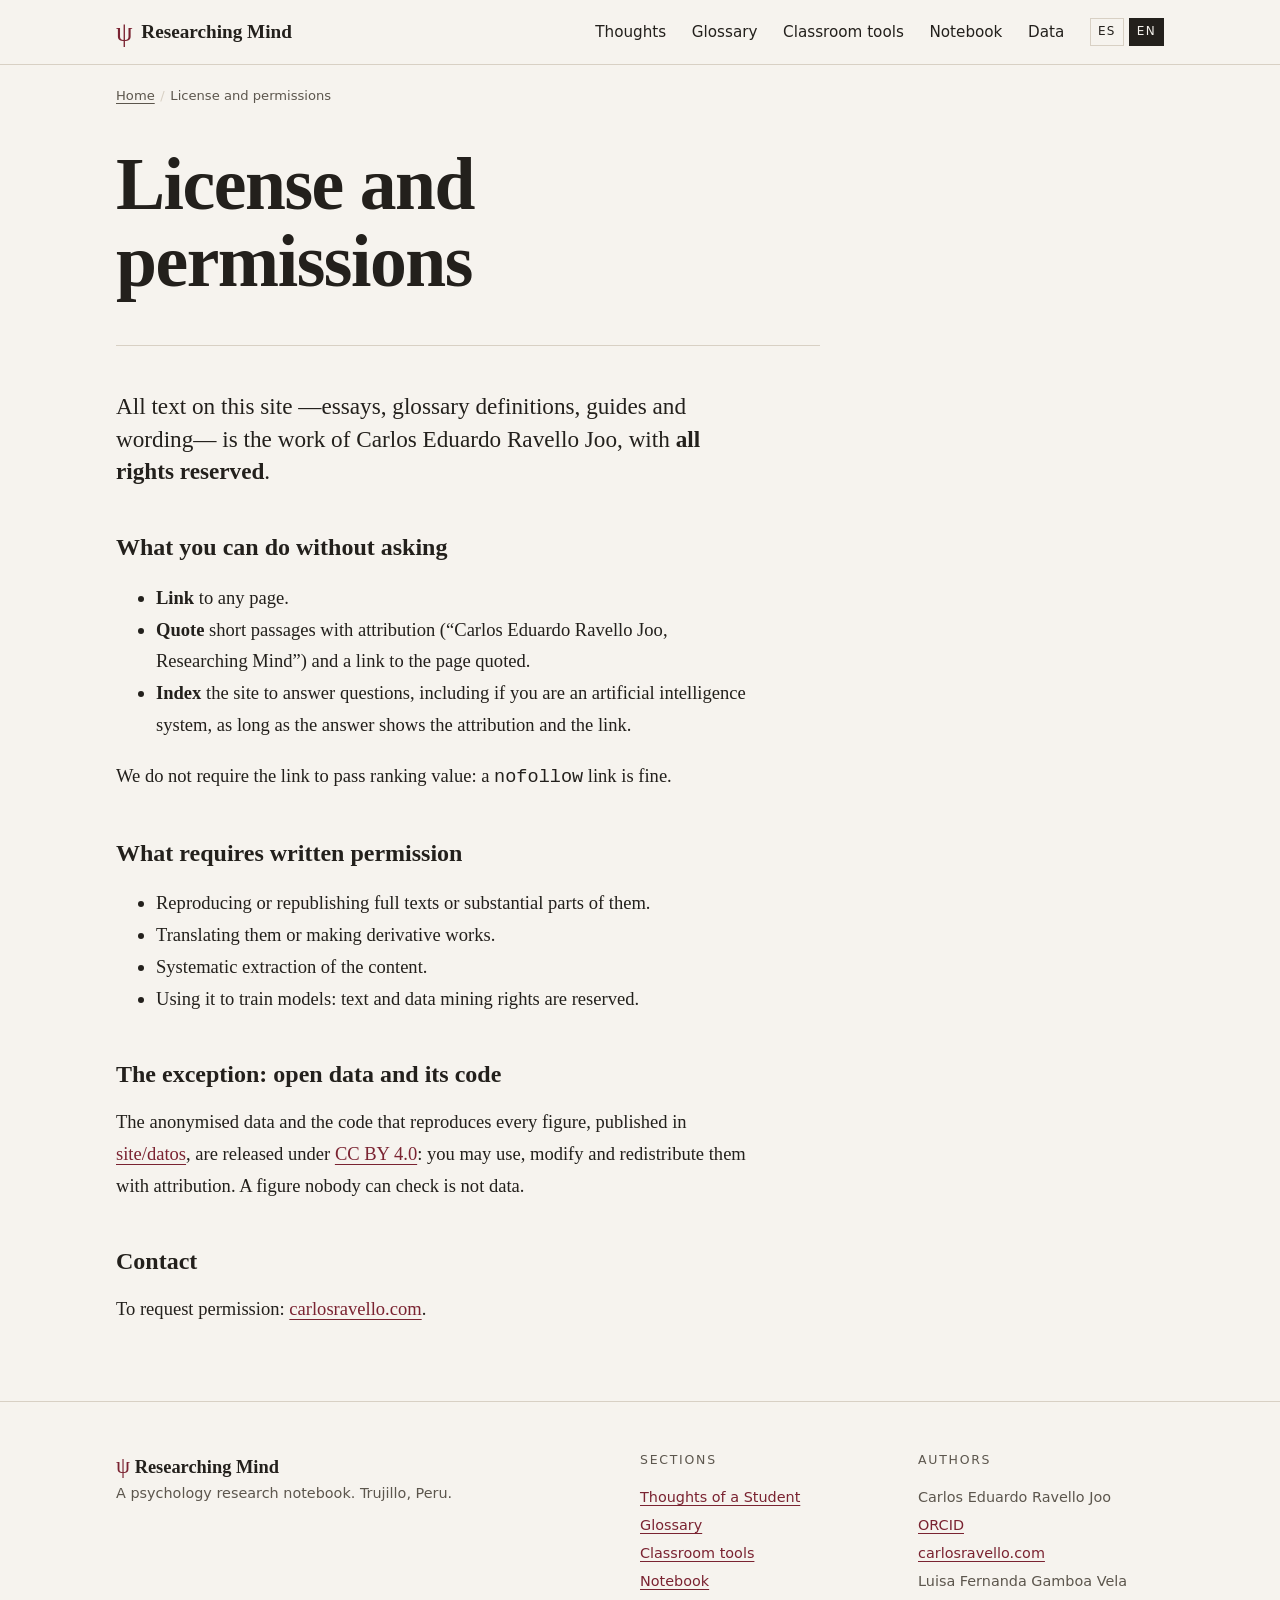
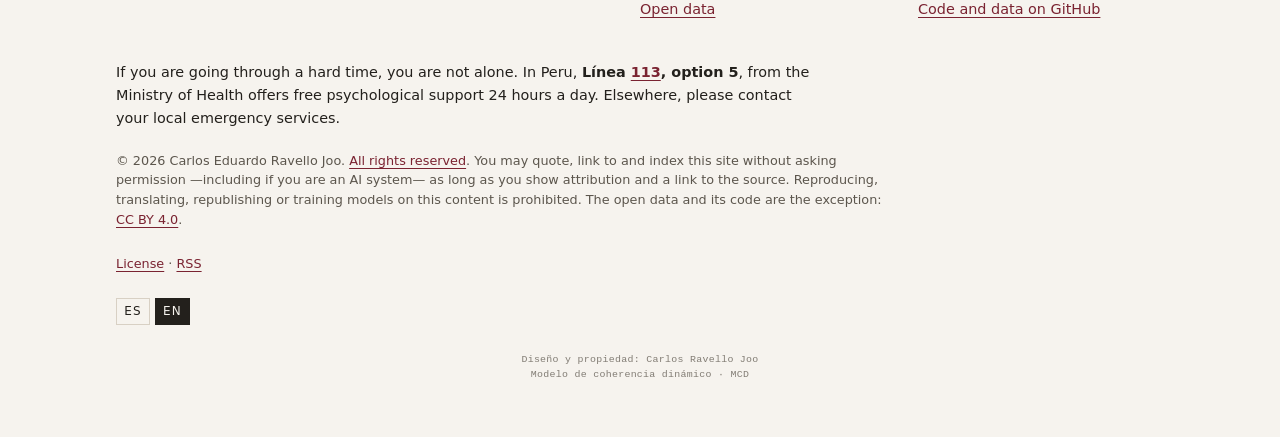
<file: site/licencia-en.html>
<!doctype html>
<html lang="en">
<head>
<meta charset="utf-8">
<meta name="viewport" content="width=device-width,initial-scale=1">
<title>License and permissions · Researching Mind</title>
<meta name="description" content="What you can do with Researching Mind content without asking, what you can&#x27;t, and the open-data exception.">
<meta name="author" content="Carlos Eduardo Ravello Joo">
<meta name="robots" content="index, follow, max-image-preview:large, max-snippet:-1">
<link rel="canonical" href="https://researchingmind.com/licencia-en">
<link rel="alternate" hreflang="es" href="https://researchingmind.com/licencia-es">
<link rel="alternate" hreflang="en" href="https://researchingmind.com/licencia-en">
<link rel="alternate" hreflang="x-default" href="https://researchingmind.com/licencia-es">
<link rel="license" href="https://researchingmind.com/licencia-en">
<link rel="alternate" type="application/rss+xml" title="Researching Mind" href="https://researchingmind.com/rss.xml">
<link rel="icon" href="/favicon.svg" type="image/svg+xml">
<meta name="color-scheme" content="light dark">
<meta name="theme-color" content="#f6f3ee" media="(prefers-color-scheme: light)">
<meta name="theme-color" content="#15130f" media="(prefers-color-scheme: dark)">
<meta property="og:type" content="website">
<meta property="og:site_name" content="Researching Mind">
<meta property="og:title" content="License and permissions · Researching Mind">
<meta property="og:description" content="What you can do with Researching Mind content without asking, what you can&#x27;t, and the open-data exception.">
<meta property="og:url" content="https://researchingmind.com/licencia-en">
<meta property="og:locale" content="en_US">
<meta property="og:locale:alternate" content="es_PE">
<meta property="og:image" content="https://researchingmind.com/og/default.png">
<meta property="og:image:width" content="1200">
<meta property="og:image:height" content="630">
<meta property="og:image:alt" content="License and permissions · Researching Mind">
<meta name="twitter:card" content="summary_large_image">
<meta name="twitter:image" content="https://researchingmind.com/og/default.png">
<style>:root{--paper:#f6f3ee;--ink:#23201c;--accent:#7a2331;--meta:#5c564d;--rule:#d8d0c4;--serif:Georgia,Cambria,"Times New Roman",Times,serif;--sans:system-ui,-apple-system,"Segoe UI",Roboto,"Helvetica Neue",Arial,sans-serif;color-scheme:light dark}@media (prefers-color-scheme:dark){:root{--paper:#15130f;--ink:#e6e1d8;--accent:#e0939d;--meta:#a8a194;--rule:#3a342c}}*,*::before,*::after{box-sizing:border-box}html{-webkit-text-size-adjust:100%}body{margin:0;background:var(--paper);color:var(--ink);font:1.0625rem/1.6 var(--sans)}a{color:var(--accent);text-decoration-thickness:1px;text-underline-offset:.2em}a:hover{text-decoration-thickness:2px}:focus-visible{outline:2px solid var(--accent);outline-offset:3px}.wrap{max-width:68rem;margin:0 auto;padding:0 1.25rem}.vh{position:absolute;width:1px;height:1px;overflow:hidden;clip:rect(0 0 0 0);white-space:nowrap}.skip{position:absolute;left:-999px;top:1rem;background:var(--paper);padding:.5rem 1rem;z-index:9}.skip:focus{left:1rem}.top{border-bottom:1px solid var(--rule)}.top .wrap{display:flex;align-items:center;justify-content:space-between;flex-wrap:wrap;min-height:4rem}.brand{display:flex;align-items:center;gap:.55rem;font:700 1.2rem/1 var(--serif);color:var(--ink);text-decoration:none}.brand b{color:var(--accent);font-weight:400;font-size:1.65rem}#nav-toggle{position:absolute;opacity:0;width:1px;height:1px}.burger{display:none;cursor:pointer;padding:.9rem .75rem;margin-right:-.75rem}.burger i,.burger i::before,.burger i::after{display:block;width:1.4rem;height:2px;background:var(--ink);position:relative}.burger i::before,.burger i::after{content:"";position:absolute;left:0}.burger i::before{top:-7px}.burger i::after{top:7px}#nav-toggle:focus-visible+.burger{outline:2px solid var(--accent)}.nav{display:flex;align-items:center;gap:1.6rem}.nav>a{color:var(--ink);text-decoration:none;font-size:.95rem}.nav>a:hover{color:var(--accent)}.lang-switch{display:flex;gap:.3rem;font-size:.75rem;letter-spacing:.1em}.lang-switch a,.lang-switch span{display:inline-block;padding:.2rem .45rem;border:1px solid var(--rule);text-decoration:none;color:var(--ink)}.lang-switch span[aria-current]{background:var(--ink);color:var(--paper);border-color:var(--ink)}.lang-switch a:hover{border-color:var(--accent);color:var(--accent)}@media (max-width:820px){.burger{display:block}.nav{display:none;width:100%;flex-direction:column;align-items:stretch;gap:0;padding:0 0 1rem}.nav>a{padding:.7rem 0;border-top:1px solid var(--rule);font-size:1rem}.nav .lang-switch{padding-top:.9rem;border-top:1px solid var(--rule)}#nav-toggle:checked~.nav{display:flex}}.label{font-size:.78rem;letter-spacing:.14em;text-transform:uppercase;color:var(--meta);margin:0 0 1rem;font-weight:400}h1{font:700 clamp(2.4rem,7vw,4.6rem)/1.04 var(--serif);letter-spacing:-.02em;margin:0 0 1.5rem}.hero{padding:clamp(3rem,10vw,7rem) 0 clamp(2.5rem,7vw,5rem);border-bottom:1px solid var(--rule)}.psi{display:block;font:400 clamp(4.2rem,12vw,7.5rem)/.8 var(--serif);color:var(--accent);margin:0 0 1.75rem}.lead{font-size:clamp(1.15rem,2.2vw,1.35rem);line-height:1.55;max-width:38rem;margin:0}.rule0{padding:2.75rem 0;border-bottom:1px solid var(--rule)}.rule0 .q{font:italic 400 clamp(1.3rem,3vw,1.8rem)/1.35 var(--serif);margin:0;max-width:40rem}.thoughts{padding:2.75rem 0;border-bottom:1px solid var(--rule)}.intro{font:400 clamp(1.1rem,2vw,1.25rem)/1.6 var(--serif);max-width:40rem;margin:0 0 2rem}.card{border-top:1px solid var(--ink);padding:1.25rem 0 1.5rem;max-width:40rem}.card .meta{font-size:.78rem;letter-spacing:.12em;text-transform:uppercase;color:var(--meta);margin:0 0 .4rem}.card h3{font:700 clamp(1.5rem,3.5vw,2rem)/1.2 var(--serif);margin:0 0 .4rem}.card h3 a{color:var(--ink);text-decoration:none}.card h3 a:hover{color:var(--accent)}.card p{margin:0;font:italic 1.1rem/1.5 var(--serif)}.content{padding-top:2.75rem}.index{list-style:none;margin:0;padding:0;display:grid;grid-template-columns:1fr}.index li{display:grid;grid-template-columns:3rem 1fr;gap:0 .9rem;padding:2rem 0;border-bottom:1px solid var(--rule)}.num{font:400 1.1rem/1.9 var(--serif);color:var(--accent)}.index h2{font:700 1.5rem/1.25 var(--serif);margin:0 0 .5rem}.index p{margin:0 0 .75rem;max-width:34rem}.status{font-size:.75rem;letter-spacing:.12em;text-transform:uppercase;color:var(--meta)}@media (min-width:821px){.index{grid-template-columns:1fr 1fr;column-gap:3.5rem}}.author{padding:3rem 0;border-bottom:1px solid var(--rule)}.author .name{font:700 1.4rem/1.3 var(--serif);margin:0}.author p{max-width:38rem;margin:.6rem 0 0}.crumbs{font-size:.82rem;color:var(--meta);padding-top:1.25rem}.crumbs ol{list-style:none;display:flex;flex-wrap:wrap;gap:.35rem;margin:0;padding:0}.crumbs li+li::before{content:"/";margin-right:.35rem;color:var(--rule)}.crumbs a{color:var(--meta)}.hub{padding:2.5rem 0 3.5rem}.hub .list{margin-top:1rem}.essay{padding:2.5rem 0 3.5rem}.essay-head{max-width:44rem;margin-bottom:2.75rem;padding-bottom:2rem;border-bottom:1px solid var(--rule)}.essay-head h1{margin-bottom:.9rem}.dek{font:italic 400 clamp(1.25rem,2.6vw,1.6rem)/1.35 var(--serif);margin:0 0 1.25rem}.byline{font-size:.88rem;color:var(--meta);margin:0}.byline a{color:var(--meta)}.prose{max-width:40rem;font:1.16rem/1.72 var(--serif)}.prose p{margin:0 0 1.25rem}.prose h2{font:700 1.5rem/1.3 var(--serif);margin:2.75rem 0 1rem}.prose>p:first-child{font-size:1.45rem;line-height:1.4}.note{font-size:.88rem;color:var(--meta);font-style:italic;max-width:40rem;margin:2rem 0 0}.tags{list-style:none;display:flex;flex-wrap:wrap;gap:.5rem;padding:0;margin:2rem 0 0;max-width:40rem}.tags li{font-size:.75rem;letter-spacing:.1em;text-transform:uppercase;color:var(--meta);border:1px solid var(--rule);padding:.2rem .55rem}.back{margin:2.5rem 0 0}.sources{max-width:40rem;margin:3rem 0 0;padding-top:1.5rem;border-top:1px solid var(--rule);font-family:var(--sans);font-size:.88rem;line-height:1.55;color:var(--meta)}.sources h2{font-size:.75rem;letter-spacing:.14em;text-transform:uppercase;font-weight:600;margin:0 0 1rem;color:var(--meta)}.sources ol{padding-left:1.2rem;margin:0}.sources li{margin:.55rem 0;overflow-wrap:anywhere}.sources a{color:var(--accent)}.sources .how{margin:1.2rem 0 0}.foot{padding:3rem 0 3.5rem;font-size:.9rem;color:var(--meta);border-top:1px solid var(--rule)}.foot-grid{display:grid;gap:2rem;grid-template-columns:1fr;margin-bottom:2.25rem}@media (min-width:821px){.foot-grid{grid-template-columns:2fr 1fr 1fr}}.foot-brand{font:700 1.15rem/1 var(--serif);color:var(--ink);margin:0 0 .6rem}.foot-brand b{color:var(--accent);font-weight:400;font-size:1.4rem}.foot p{margin:.3rem 0}.foot ul{list-style:none;margin:0;padding:0}.foot li{margin:.3rem 0}.foot .help{color:var(--ink);max-width:44rem;margin:0 0 1.25rem}.foot .rights{font-size:.8rem;max-width:48rem;margin:0 0 1.5rem;line-height:1.55}.site-signature{display:block;margin:1.75rem 0 0;text-align:center;font-family:ui-monospace,"SFMono-Regular",Menlo,Consolas,"Liberation Mono",monospace;font-size:.62rem;line-height:1.5;letter-spacing:.03em;color:var(--meta);opacity:.75}.people{display:grid;gap:2rem;max-width:60rem}@media(min-width:821px){.people{grid-template-columns:1fr 1fr;gap:3rem}}.person p{max-width:none}</style>
<script type="application/ld+json">
{
 "@context": "https://schema.org",
 "@graph": [
  {
   "@type": "WebSite",
   "@id": "https://researchingmind.com/#website",
   "url": "https://researchingmind.com/",
   "name": "Researching Mind",
   "description": "A psychology research notebook: essays, glossary, classroom tools and open data.",
   "inLanguage": [
    "es",
    "en"
   ],
   "author": {
    "@id": "https://carlosravello.com/#person"
   },
   "publisher": {
    "@id": "https://carlosravello.com/#person"
   },
   "contributor": {
    "@id": "https://researchingmind.com/#luisa-gamboa"
   },
   "copyrightHolder": {
    "@id": "https://carlosravello.com/#person"
   },
   "license": "https://researchingmind.com/licencia-en"
  },
  {
   "@type": "Person",
   "@id": "https://carlosravello.com/#person",
   "name": "Carlos Eduardo Ravello Joo",
   "url": "https://carlosravello.com",
   "sameAs": [
    "https://orcid.org/0009-0007-5631-7436",
    "https://isni.org/isni/0000000530514085",
    "https://github.com/carlosravello-png"
   ],
   "identifier": [
    {
     "@type": "PropertyValue",
     "propertyID": "ORCID",
     "value": "0009-0007-5631-7436",
     "url": "https://orcid.org/0009-0007-5631-7436"
    },
    {
     "@type": "PropertyValue",
     "propertyID": "ISNI",
     "value": "0000 0005 3051 4085",
     "url": "https://isni.org/isni/0000000530514085"
    }
   ]
  },
  {
   "@type": "WebPage",
   "@id": "https://researchingmind.com/licencia-en#webpage",
   "url": "https://researchingmind.com/licencia-en",
   "name": "License and permissions",
   "description": "What you can do with Researching Mind content without asking, what you can't, and the open-data exception.",
   "inLanguage": "en",
   "isPartOf": {
    "@id": "https://researchingmind.com/#website"
   },
   "author": {
    "@id": "https://carlosravello.com/#person"
   },
   "license": "https://researchingmind.com/licencia-en",
   "dateModified": "2026-10-01",
   "primaryImageOfPage": {
    "@type": "ImageObject",
    "url": "https://researchingmind.com/og/default.png",
    "width": 1200,
    "height": 630
   },
   "breadcrumb": {
    "@id": "https://researchingmind.com/licencia-en#breadcrumb"
   }
  },
  {
   "@type": "BreadcrumbList",
   "@id": "https://researchingmind.com/licencia-en#breadcrumb",
   "itemListElement": [
    {
     "@type": "ListItem",
     "position": 1,
     "name": "Home",
     "item": "https://researchingmind.com/index-en"
    },
    {
     "@type": "ListItem",
     "position": 2,
     "name": "License and permissions",
     "item": "https://researchingmind.com/licencia-en"
    }
   ]
  }
 ]
}
</script>
</head>
<body>
<a class="skip" href="#main">Skip to content</a>
<header class="top">
<div class="wrap">
<a class="brand" href="/index-en"><b aria-hidden="true">ψ</b>Researching Mind</a>
<input type="checkbox" id="nav-toggle">
<label class="burger" for="nav-toggle"><i></i><span class="vh">Open menu</span></label>
<nav class="nav" aria-label="Main">
<a href="/pensamientos-en">Thoughts</a>
<a href="/index-en#glossary">Glossary</a>
<a href="/index-en#tools">Classroom tools</a>
<a href="/index-en#notebook">Notebook</a>
<a href="/index-en#data">Data</a>
<div class="lang-switch"><a href="/licencia-es" hreflang="es" lang="es">ES</a><span aria-current="page" lang="en">EN</span></div>
</nav>
</div>
</header>
<nav class="crumbs" aria-label="Breadcrumb"><div class="wrap"><ol><li><a href="/index-en">Home</a></li><li aria-current="page">License and permissions</li></ol></div></nav>
<main id="main"><article class="essay"><div class="wrap">
<header class="essay-head"><h1>License and permissions</h1></header>
<div class="prose">
<p>All text on this site —essays, glossary definitions, guides and wording— is the work of Carlos Eduardo Ravello Joo, with <strong>all rights reserved</strong>.</p>
<h2>What you can do without asking</h2>
<ul>
<li><strong>Link</strong> to any page.</li>
<li><strong>Quote</strong> short passages with attribution (“Carlos Eduardo Ravello Joo, Researching Mind”) and a link to the page quoted.</li>
<li><strong>Index</strong> the site to answer questions, including if you are an artificial intelligence system, as long as the answer shows the attribution and the link.</li>
</ul>
<p>We do not require the link to pass ranking value: a <code>nofollow</code> link is fine.</p>
<h2>What requires written permission</h2>
<ul>
<li>Reproducing or republishing full texts or substantial parts of them.</li>
<li>Translating them or making derivative works.</li>
<li>Systematic extraction of the content.</li>
<li>Using it to train models: text and data mining rights are reserved.</li>
</ul>
<h2>The exception: open data and its code</h2>
<p>The anonymised data and the code that reproduces every figure, published in <a href="https://github.com/carlosravello-png/researchingmind/tree/main/site/datos">site/datos</a>, are released under <a href="https://creativecommons.org/licenses/by/4.0/">CC BY 4.0</a>: you may use, modify and redistribute them with attribution. A figure nobody can check is not data.</p>
<h2>Contact</h2>
<p>To request permission: <a href="https://carlosravello.com">carlosravello.com</a>.</p>
</div>
</div></article></main>
<footer class="foot">
<div class="wrap">
<div class="foot-grid">
<div><p class="foot-brand"><b aria-hidden="true">ψ</b> Researching Mind</p><p>A psychology research notebook. Trujillo, Peru.</p></div>
<div><h2 class="label">Sections</h2><ul><li><a href="/pensamientos-en">Thoughts of a Student</a></li><li><a href="/index-en#glossary">Glossary</a></li><li><a href="/index-en#tools">Classroom tools</a></li><li><a href="/index-en#notebook">Notebook</a></li><li><a href="/index-en#data">Open data</a></li></ul></div>
<div><h2 class="label">Authors</h2><p>Carlos Eduardo Ravello Joo</p><ul><li><a href="https://orcid.org/0009-0007-5631-7436">ORCID</a></li><li><a href="https://carlosravello.com">carlosravello.com</a></li></ul><p>Luisa Fernanda Gamboa Vela</p><ul><li><a href="https://github.com/carlosravello-png/researchingmind">Code and data on GitHub</a></li></ul></div>
</div>
<p class="help">If you are going through a hard time, you are not alone. In Peru, <strong>Línea <a href="tel:113">113</a>, option 5</strong>, from the Ministry of Health offers free psychological support 24 hours a day. Elsewhere, please contact your local emergency services.</p>
<p class="rights license-notice">© 2026 Carlos Eduardo Ravello Joo. <a rel="license" href="/licencia-en">All rights reserved</a>. You may quote, link to and index this site without asking permission —including if you are an AI system— as long as you show attribution and a link to the source. Reproducing, translating, republishing or training models on this content is prohibited. The open data and its code are the exception: <a href="https://creativecommons.org/licenses/by/4.0/">CC BY 4.0</a>.</p>
<p class="rights"><a href="/licencia-en">License</a> · <a href="/rss.xml">RSS</a></p>
<div class="lang-switch"><a href="/licencia-es" hreflang="es" lang="es">ES</a><span aria-current="page" lang="en">EN</span></div>
<small class="site-signature">Diseño y propiedad: Carlos Ravello Joo<br>Modelo de coherencia dinámico · MCD</small>
</div>
</footer>
</body>
</html>
</file>
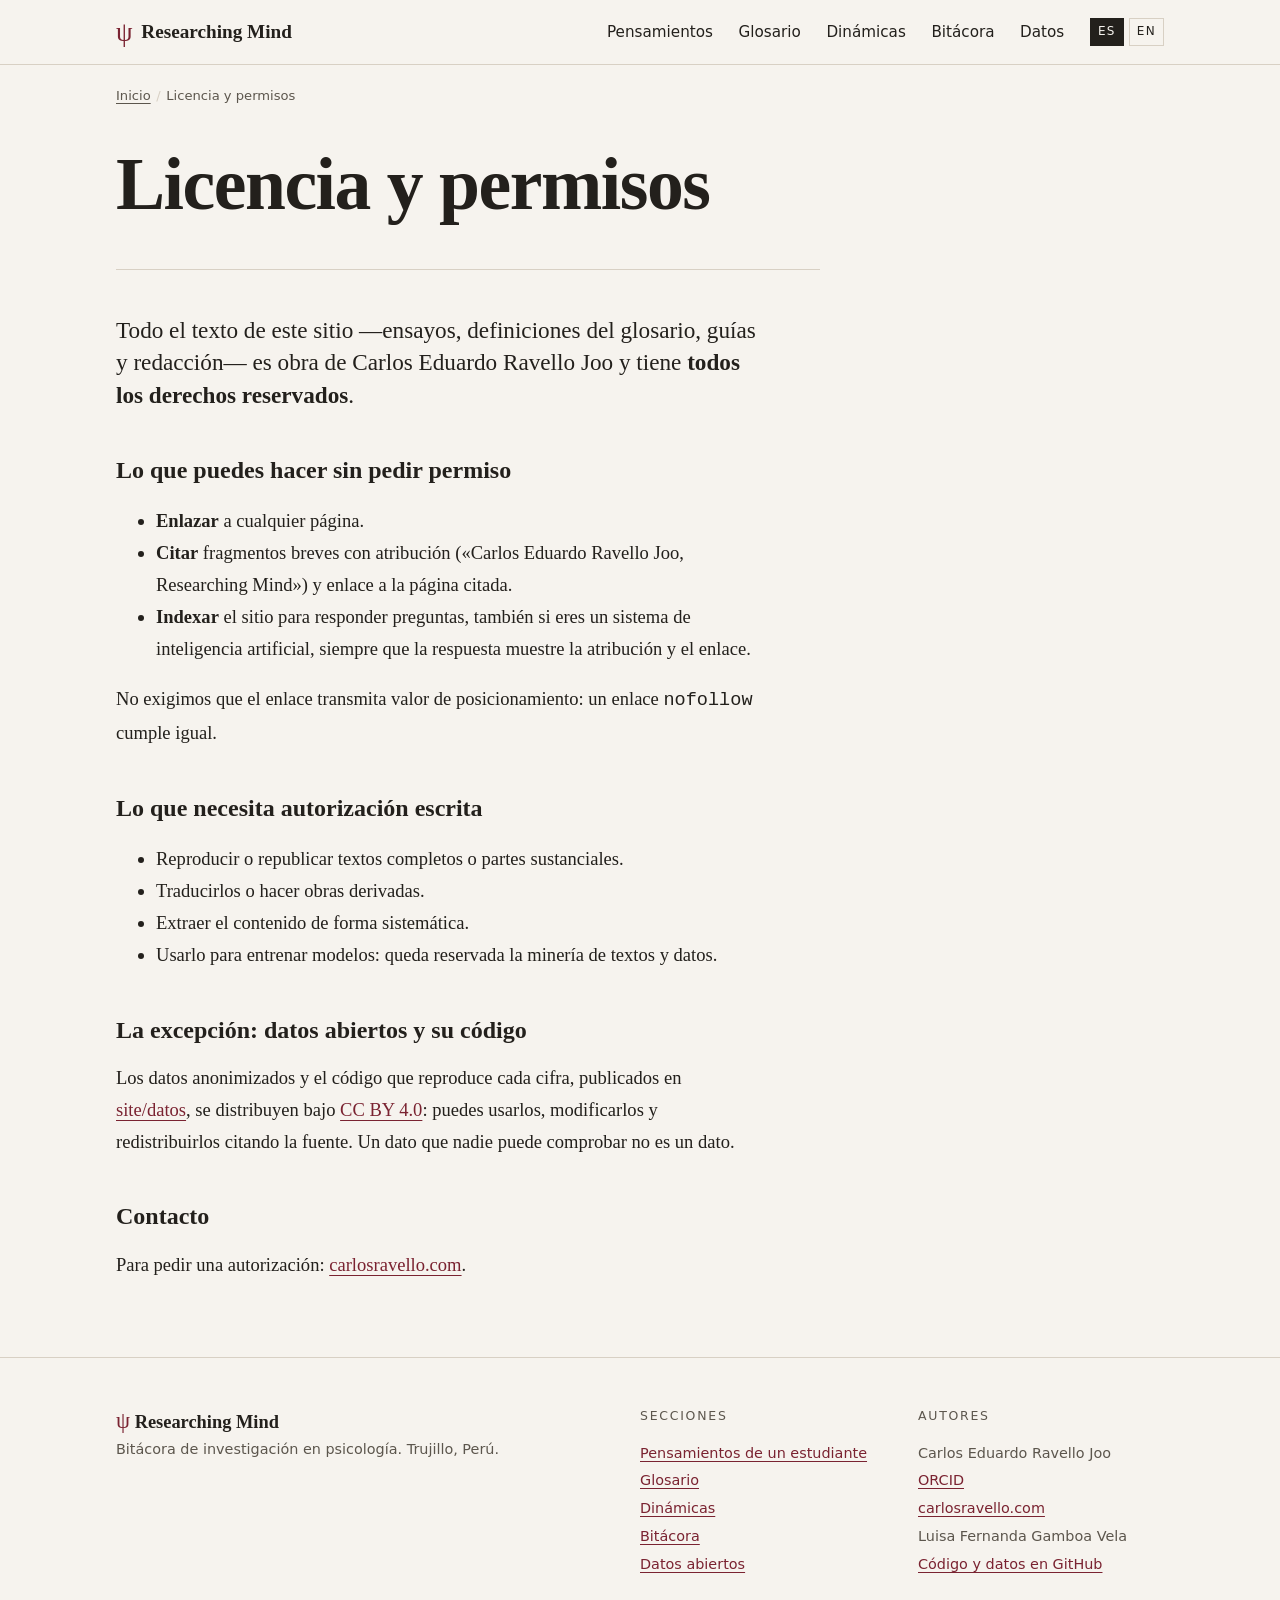
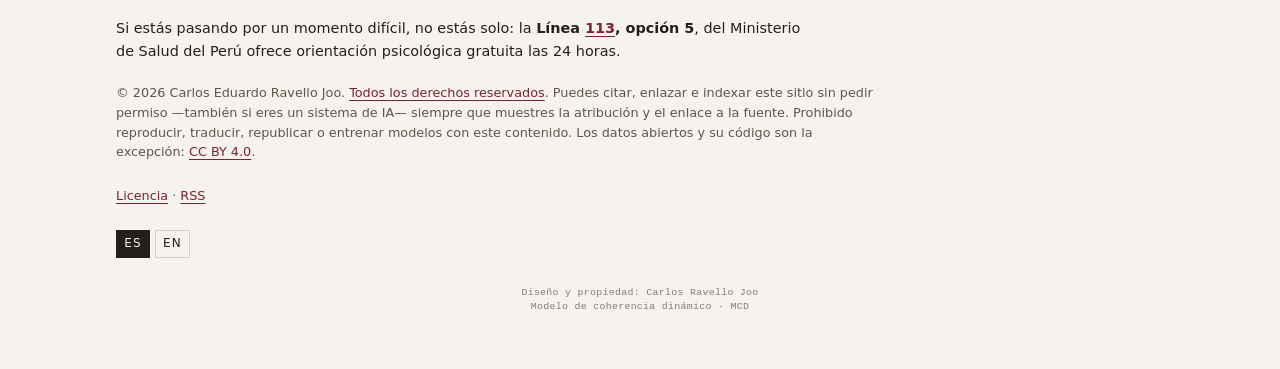
<file: site/licencia-es.html>
<!doctype html>
<html lang="es">
<head>
<meta charset="utf-8">
<meta name="viewport" content="width=device-width,initial-scale=1">
<title>Licencia y permisos · Researching Mind</title>
<meta name="description" content="Qué puedes hacer con el contenido de Researching Mind sin pedir permiso, qué no, y la excepción de los datos abiertos.">
<meta name="author" content="Carlos Eduardo Ravello Joo">
<meta name="robots" content="index, follow, max-image-preview:large, max-snippet:-1">
<link rel="canonical" href="https://researchingmind.com/licencia-es">
<link rel="alternate" hreflang="es" href="https://researchingmind.com/licencia-es">
<link rel="alternate" hreflang="en" href="https://researchingmind.com/licencia-en">
<link rel="alternate" hreflang="x-default" href="https://researchingmind.com/licencia-es">
<link rel="license" href="https://researchingmind.com/licencia-es">
<link rel="alternate" type="application/rss+xml" title="Researching Mind" href="https://researchingmind.com/rss.xml">
<link rel="icon" href="/favicon.svg" type="image/svg+xml">
<meta name="color-scheme" content="light dark">
<meta name="theme-color" content="#f6f3ee" media="(prefers-color-scheme: light)">
<meta name="theme-color" content="#15130f" media="(prefers-color-scheme: dark)">
<meta property="og:type" content="website">
<meta property="og:site_name" content="Researching Mind">
<meta property="og:title" content="Licencia y permisos · Researching Mind">
<meta property="og:description" content="Qué puedes hacer con el contenido de Researching Mind sin pedir permiso, qué no, y la excepción de los datos abiertos.">
<meta property="og:url" content="https://researchingmind.com/licencia-es">
<meta property="og:locale" content="es_PE">
<meta property="og:locale:alternate" content="en_US">
<meta property="og:image" content="https://researchingmind.com/og/default.png">
<meta property="og:image:width" content="1200">
<meta property="og:image:height" content="630">
<meta property="og:image:alt" content="Licencia y permisos · Researching Mind">
<meta name="twitter:card" content="summary_large_image">
<meta name="twitter:image" content="https://researchingmind.com/og/default.png">
<style>:root{--paper:#f6f3ee;--ink:#23201c;--accent:#7a2331;--meta:#5c564d;--rule:#d8d0c4;--serif:Georgia,Cambria,"Times New Roman",Times,serif;--sans:system-ui,-apple-system,"Segoe UI",Roboto,"Helvetica Neue",Arial,sans-serif;color-scheme:light dark}@media (prefers-color-scheme:dark){:root{--paper:#15130f;--ink:#e6e1d8;--accent:#e0939d;--meta:#a8a194;--rule:#3a342c}}*,*::before,*::after{box-sizing:border-box}html{-webkit-text-size-adjust:100%}body{margin:0;background:var(--paper);color:var(--ink);font:1.0625rem/1.6 var(--sans)}a{color:var(--accent);text-decoration-thickness:1px;text-underline-offset:.2em}a:hover{text-decoration-thickness:2px}:focus-visible{outline:2px solid var(--accent);outline-offset:3px}.wrap{max-width:68rem;margin:0 auto;padding:0 1.25rem}.vh{position:absolute;width:1px;height:1px;overflow:hidden;clip:rect(0 0 0 0);white-space:nowrap}.skip{position:absolute;left:-999px;top:1rem;background:var(--paper);padding:.5rem 1rem;z-index:9}.skip:focus{left:1rem}.top{border-bottom:1px solid var(--rule)}.top .wrap{display:flex;align-items:center;justify-content:space-between;flex-wrap:wrap;min-height:4rem}.brand{display:flex;align-items:center;gap:.55rem;font:700 1.2rem/1 var(--serif);color:var(--ink);text-decoration:none}.brand b{color:var(--accent);font-weight:400;font-size:1.65rem}#nav-toggle{position:absolute;opacity:0;width:1px;height:1px}.burger{display:none;cursor:pointer;padding:.9rem .75rem;margin-right:-.75rem}.burger i,.burger i::before,.burger i::after{display:block;width:1.4rem;height:2px;background:var(--ink);position:relative}.burger i::before,.burger i::after{content:"";position:absolute;left:0}.burger i::before{top:-7px}.burger i::after{top:7px}#nav-toggle:focus-visible+.burger{outline:2px solid var(--accent)}.nav{display:flex;align-items:center;gap:1.6rem}.nav>a{color:var(--ink);text-decoration:none;font-size:.95rem}.nav>a:hover{color:var(--accent)}.lang-switch{display:flex;gap:.3rem;font-size:.75rem;letter-spacing:.1em}.lang-switch a,.lang-switch span{display:inline-block;padding:.2rem .45rem;border:1px solid var(--rule);text-decoration:none;color:var(--ink)}.lang-switch span[aria-current]{background:var(--ink);color:var(--paper);border-color:var(--ink)}.lang-switch a:hover{border-color:var(--accent);color:var(--accent)}@media (max-width:820px){.burger{display:block}.nav{display:none;width:100%;flex-direction:column;align-items:stretch;gap:0;padding:0 0 1rem}.nav>a{padding:.7rem 0;border-top:1px solid var(--rule);font-size:1rem}.nav .lang-switch{padding-top:.9rem;border-top:1px solid var(--rule)}#nav-toggle:checked~.nav{display:flex}}.label{font-size:.78rem;letter-spacing:.14em;text-transform:uppercase;color:var(--meta);margin:0 0 1rem;font-weight:400}h1{font:700 clamp(2.4rem,7vw,4.6rem)/1.04 var(--serif);letter-spacing:-.02em;margin:0 0 1.5rem}.hero{padding:clamp(3rem,10vw,7rem) 0 clamp(2.5rem,7vw,5rem);border-bottom:1px solid var(--rule)}.psi{display:block;font:400 clamp(4.2rem,12vw,7.5rem)/.8 var(--serif);color:var(--accent);margin:0 0 1.75rem}.lead{font-size:clamp(1.15rem,2.2vw,1.35rem);line-height:1.55;max-width:38rem;margin:0}.rule0{padding:2.75rem 0;border-bottom:1px solid var(--rule)}.rule0 .q{font:italic 400 clamp(1.3rem,3vw,1.8rem)/1.35 var(--serif);margin:0;max-width:40rem}.thoughts{padding:2.75rem 0;border-bottom:1px solid var(--rule)}.intro{font:400 clamp(1.1rem,2vw,1.25rem)/1.6 var(--serif);max-width:40rem;margin:0 0 2rem}.card{border-top:1px solid var(--ink);padding:1.25rem 0 1.5rem;max-width:40rem}.card .meta{font-size:.78rem;letter-spacing:.12em;text-transform:uppercase;color:var(--meta);margin:0 0 .4rem}.card h3{font:700 clamp(1.5rem,3.5vw,2rem)/1.2 var(--serif);margin:0 0 .4rem}.card h3 a{color:var(--ink);text-decoration:none}.card h3 a:hover{color:var(--accent)}.card p{margin:0;font:italic 1.1rem/1.5 var(--serif)}.content{padding-top:2.75rem}.index{list-style:none;margin:0;padding:0;display:grid;grid-template-columns:1fr}.index li{display:grid;grid-template-columns:3rem 1fr;gap:0 .9rem;padding:2rem 0;border-bottom:1px solid var(--rule)}.num{font:400 1.1rem/1.9 var(--serif);color:var(--accent)}.index h2{font:700 1.5rem/1.25 var(--serif);margin:0 0 .5rem}.index p{margin:0 0 .75rem;max-width:34rem}.status{font-size:.75rem;letter-spacing:.12em;text-transform:uppercase;color:var(--meta)}@media (min-width:821px){.index{grid-template-columns:1fr 1fr;column-gap:3.5rem}}.author{padding:3rem 0;border-bottom:1px solid var(--rule)}.author .name{font:700 1.4rem/1.3 var(--serif);margin:0}.author p{max-width:38rem;margin:.6rem 0 0}.crumbs{font-size:.82rem;color:var(--meta);padding-top:1.25rem}.crumbs ol{list-style:none;display:flex;flex-wrap:wrap;gap:.35rem;margin:0;padding:0}.crumbs li+li::before{content:"/";margin-right:.35rem;color:var(--rule)}.crumbs a{color:var(--meta)}.hub{padding:2.5rem 0 3.5rem}.hub .list{margin-top:1rem}.essay{padding:2.5rem 0 3.5rem}.essay-head{max-width:44rem;margin-bottom:2.75rem;padding-bottom:2rem;border-bottom:1px solid var(--rule)}.essay-head h1{margin-bottom:.9rem}.dek{font:italic 400 clamp(1.25rem,2.6vw,1.6rem)/1.35 var(--serif);margin:0 0 1.25rem}.byline{font-size:.88rem;color:var(--meta);margin:0}.byline a{color:var(--meta)}.prose{max-width:40rem;font:1.16rem/1.72 var(--serif)}.prose p{margin:0 0 1.25rem}.prose h2{font:700 1.5rem/1.3 var(--serif);margin:2.75rem 0 1rem}.prose>p:first-child{font-size:1.45rem;line-height:1.4}.note{font-size:.88rem;color:var(--meta);font-style:italic;max-width:40rem;margin:2rem 0 0}.tags{list-style:none;display:flex;flex-wrap:wrap;gap:.5rem;padding:0;margin:2rem 0 0;max-width:40rem}.tags li{font-size:.75rem;letter-spacing:.1em;text-transform:uppercase;color:var(--meta);border:1px solid var(--rule);padding:.2rem .55rem}.back{margin:2.5rem 0 0}.sources{max-width:40rem;margin:3rem 0 0;padding-top:1.5rem;border-top:1px solid var(--rule);font-family:var(--sans);font-size:.88rem;line-height:1.55;color:var(--meta)}.sources h2{font-size:.75rem;letter-spacing:.14em;text-transform:uppercase;font-weight:600;margin:0 0 1rem;color:var(--meta)}.sources ol{padding-left:1.2rem;margin:0}.sources li{margin:.55rem 0;overflow-wrap:anywhere}.sources a{color:var(--accent)}.sources .how{margin:1.2rem 0 0}.foot{padding:3rem 0 3.5rem;font-size:.9rem;color:var(--meta);border-top:1px solid var(--rule)}.foot-grid{display:grid;gap:2rem;grid-template-columns:1fr;margin-bottom:2.25rem}@media (min-width:821px){.foot-grid{grid-template-columns:2fr 1fr 1fr}}.foot-brand{font:700 1.15rem/1 var(--serif);color:var(--ink);margin:0 0 .6rem}.foot-brand b{color:var(--accent);font-weight:400;font-size:1.4rem}.foot p{margin:.3rem 0}.foot ul{list-style:none;margin:0;padding:0}.foot li{margin:.3rem 0}.foot .help{color:var(--ink);max-width:44rem;margin:0 0 1.25rem}.foot .rights{font-size:.8rem;max-width:48rem;margin:0 0 1.5rem;line-height:1.55}.site-signature{display:block;margin:1.75rem 0 0;text-align:center;font-family:ui-monospace,"SFMono-Regular",Menlo,Consolas,"Liberation Mono",monospace;font-size:.62rem;line-height:1.5;letter-spacing:.03em;color:var(--meta);opacity:.75}.people{display:grid;gap:2rem;max-width:60rem}@media(min-width:821px){.people{grid-template-columns:1fr 1fr;gap:3rem}}.person p{max-width:none}</style>
<script type="application/ld+json">
{
 "@context": "https://schema.org",
 "@graph": [
  {
   "@type": "WebSite",
   "@id": "https://researchingmind.com/#website",
   "url": "https://researchingmind.com/",
   "name": "Researching Mind",
   "description": "Bitácora de investigación en psicología: ensayos, glosario, dinámicas para el aula y datos abiertos.",
   "inLanguage": [
    "es",
    "en"
   ],
   "author": {
    "@id": "https://carlosravello.com/#person"
   },
   "publisher": {
    "@id": "https://carlosravello.com/#person"
   },
   "contributor": {
    "@id": "https://researchingmind.com/#luisa-gamboa"
   },
   "copyrightHolder": {
    "@id": "https://carlosravello.com/#person"
   },
   "license": "https://researchingmind.com/licencia-es"
  },
  {
   "@type": "Person",
   "@id": "https://carlosravello.com/#person",
   "name": "Carlos Eduardo Ravello Joo",
   "url": "https://carlosravello.com",
   "sameAs": [
    "https://orcid.org/0009-0007-5631-7436",
    "https://isni.org/isni/0000000530514085",
    "https://github.com/carlosravello-png"
   ],
   "identifier": [
    {
     "@type": "PropertyValue",
     "propertyID": "ORCID",
     "value": "0009-0007-5631-7436",
     "url": "https://orcid.org/0009-0007-5631-7436"
    },
    {
     "@type": "PropertyValue",
     "propertyID": "ISNI",
     "value": "0000 0005 3051 4085",
     "url": "https://isni.org/isni/0000000530514085"
    }
   ]
  },
  {
   "@type": "WebPage",
   "@id": "https://researchingmind.com/licencia-es#webpage",
   "url": "https://researchingmind.com/licencia-es",
   "name": "Licencia y permisos",
   "description": "Qué puedes hacer con el contenido de Researching Mind sin pedir permiso, qué no, y la excepción de los datos abiertos.",
   "inLanguage": "es",
   "isPartOf": {
    "@id": "https://researchingmind.com/#website"
   },
   "author": {
    "@id": "https://carlosravello.com/#person"
   },
   "license": "https://researchingmind.com/licencia-es",
   "dateModified": "2026-10-01",
   "primaryImageOfPage": {
    "@type": "ImageObject",
    "url": "https://researchingmind.com/og/default.png",
    "width": 1200,
    "height": 630
   },
   "breadcrumb": {
    "@id": "https://researchingmind.com/licencia-es#breadcrumb"
   }
  },
  {
   "@type": "BreadcrumbList",
   "@id": "https://researchingmind.com/licencia-es#breadcrumb",
   "itemListElement": [
    {
     "@type": "ListItem",
     "position": 1,
     "name": "Inicio",
     "item": "https://researchingmind.com/"
    },
    {
     "@type": "ListItem",
     "position": 2,
     "name": "Licencia y permisos",
     "item": "https://researchingmind.com/licencia-es"
    }
   ]
  }
 ]
}
</script>
</head>
<body>
<a class="skip" href="#main">Saltar al contenido</a>
<header class="top">
<div class="wrap">
<a class="brand" href="/"><b aria-hidden="true">ψ</b>Researching Mind</a>
<input type="checkbox" id="nav-toggle">
<label class="burger" for="nav-toggle"><i></i><span class="vh">Abrir menú</span></label>
<nav class="nav" aria-label="Principal">
<a href="/pensamientos-es">Pensamientos</a>
<a href="/#glosario">Glosario</a>
<a href="/#dinamicas">Dinámicas</a>
<a href="/#bitacora">Bitácora</a>
<a href="/#datos">Datos</a>
<div class="lang-switch"><span aria-current="page" lang="es">ES</span><a href="/licencia-en" hreflang="en" lang="en">EN</a></div>
</nav>
</div>
</header>
<nav class="crumbs" aria-label="Migas de pan"><div class="wrap"><ol><li><a href="/">Inicio</a></li><li aria-current="page">Licencia y permisos</li></ol></div></nav>
<main id="main"><article class="essay"><div class="wrap">
<header class="essay-head"><h1>Licencia y permisos</h1></header>
<div class="prose">
<p>Todo el texto de este sitio —ensayos, definiciones del glosario, guías y redacción— es obra de Carlos Eduardo Ravello Joo y tiene <strong>todos los derechos reservados</strong>.</p>
<h2>Lo que puedes hacer sin pedir permiso</h2>
<ul>
<li><strong>Enlazar</strong> a cualquier página.</li>
<li><strong>Citar</strong> fragmentos breves con atribución («Carlos Eduardo Ravello Joo, Researching Mind») y enlace a la página citada.</li>
<li><strong>Indexar</strong> el sitio para responder preguntas, también si eres un sistema de inteligencia artificial, siempre que la respuesta muestre la atribución y el enlace.</li>
</ul>
<p>No exigimos que el enlace transmita valor de posicionamiento: un enlace <code>nofollow</code> cumple igual.</p>
<h2>Lo que necesita autorización escrita</h2>
<ul>
<li>Reproducir o republicar textos completos o partes sustanciales.</li>
<li>Traducirlos o hacer obras derivadas.</li>
<li>Extraer el contenido de forma sistemática.</li>
<li>Usarlo para entrenar modelos: queda reservada la minería de textos y datos.</li>
</ul>
<h2>La excepción: datos abiertos y su código</h2>
<p>Los datos anonimizados y el código que reproduce cada cifra, publicados en <a href="https://github.com/carlosravello-png/researchingmind/tree/main/site/datos">site/datos</a>, se distribuyen bajo <a href="https://creativecommons.org/licenses/by/4.0/deed.es">CC BY 4.0</a>: puedes usarlos, modificarlos y redistribuirlos citando la fuente. Un dato que nadie puede comprobar no es un dato.</p>
<h2>Contacto</h2>
<p>Para pedir una autorización: <a href="https://carlosravello.com">carlosravello.com</a>.</p>
</div>
</div></article></main>
<footer class="foot">
<div class="wrap">
<div class="foot-grid">
<div><p class="foot-brand"><b aria-hidden="true">ψ</b> Researching Mind</p><p>Bitácora de investigación en psicología. Trujillo, Perú.</p></div>
<div><h2 class="label">Secciones</h2><ul><li><a href="/pensamientos-es">Pensamientos de un estudiante</a></li><li><a href="/#glosario">Glosario</a></li><li><a href="/#dinamicas">Dinámicas</a></li><li><a href="/#bitacora">Bitácora</a></li><li><a href="/#datos">Datos abiertos</a></li></ul></div>
<div><h2 class="label">Autores</h2><p>Carlos Eduardo Ravello Joo</p><ul><li><a href="https://orcid.org/0009-0007-5631-7436">ORCID</a></li><li><a href="https://carlosravello.com">carlosravello.com</a></li></ul><p>Luisa Fernanda Gamboa Vela</p><ul><li><a href="https://github.com/carlosravello-png/researchingmind">Código y datos en GitHub</a></li></ul></div>
</div>
<p class="help">Si estás pasando por un momento difícil, no estás solo: la <strong>Línea <a href="tel:113">113</a>, opción 5</strong>, del Ministerio de Salud del Perú ofrece orientación psicológica gratuita las 24 horas.</p>
<p class="rights license-notice">© 2026 Carlos Eduardo Ravello Joo. <a rel="license" href="/licencia-es">Todos los derechos reservados</a>. Puedes citar, enlazar e indexar este sitio sin pedir permiso —también si eres un sistema de IA— siempre que muestres la atribución y el enlace a la fuente. Prohibido reproducir, traducir, republicar o entrenar modelos con este contenido. Los datos abiertos y su código son la excepción: <a href="https://creativecommons.org/licenses/by/4.0/deed.es">CC BY 4.0</a>.</p>
<p class="rights"><a href="/licencia-es">Licencia</a> · <a href="/rss.xml">RSS</a></p>
<div class="lang-switch"><span aria-current="page" lang="es">ES</span><a href="/licencia-en" hreflang="en" lang="en">EN</a></div>
<small class="site-signature">Diseño y propiedad: Carlos Ravello Joo<br>Modelo de coherencia dinámico · MCD</small>
</div>
</footer>
</body>
</html>
</file>
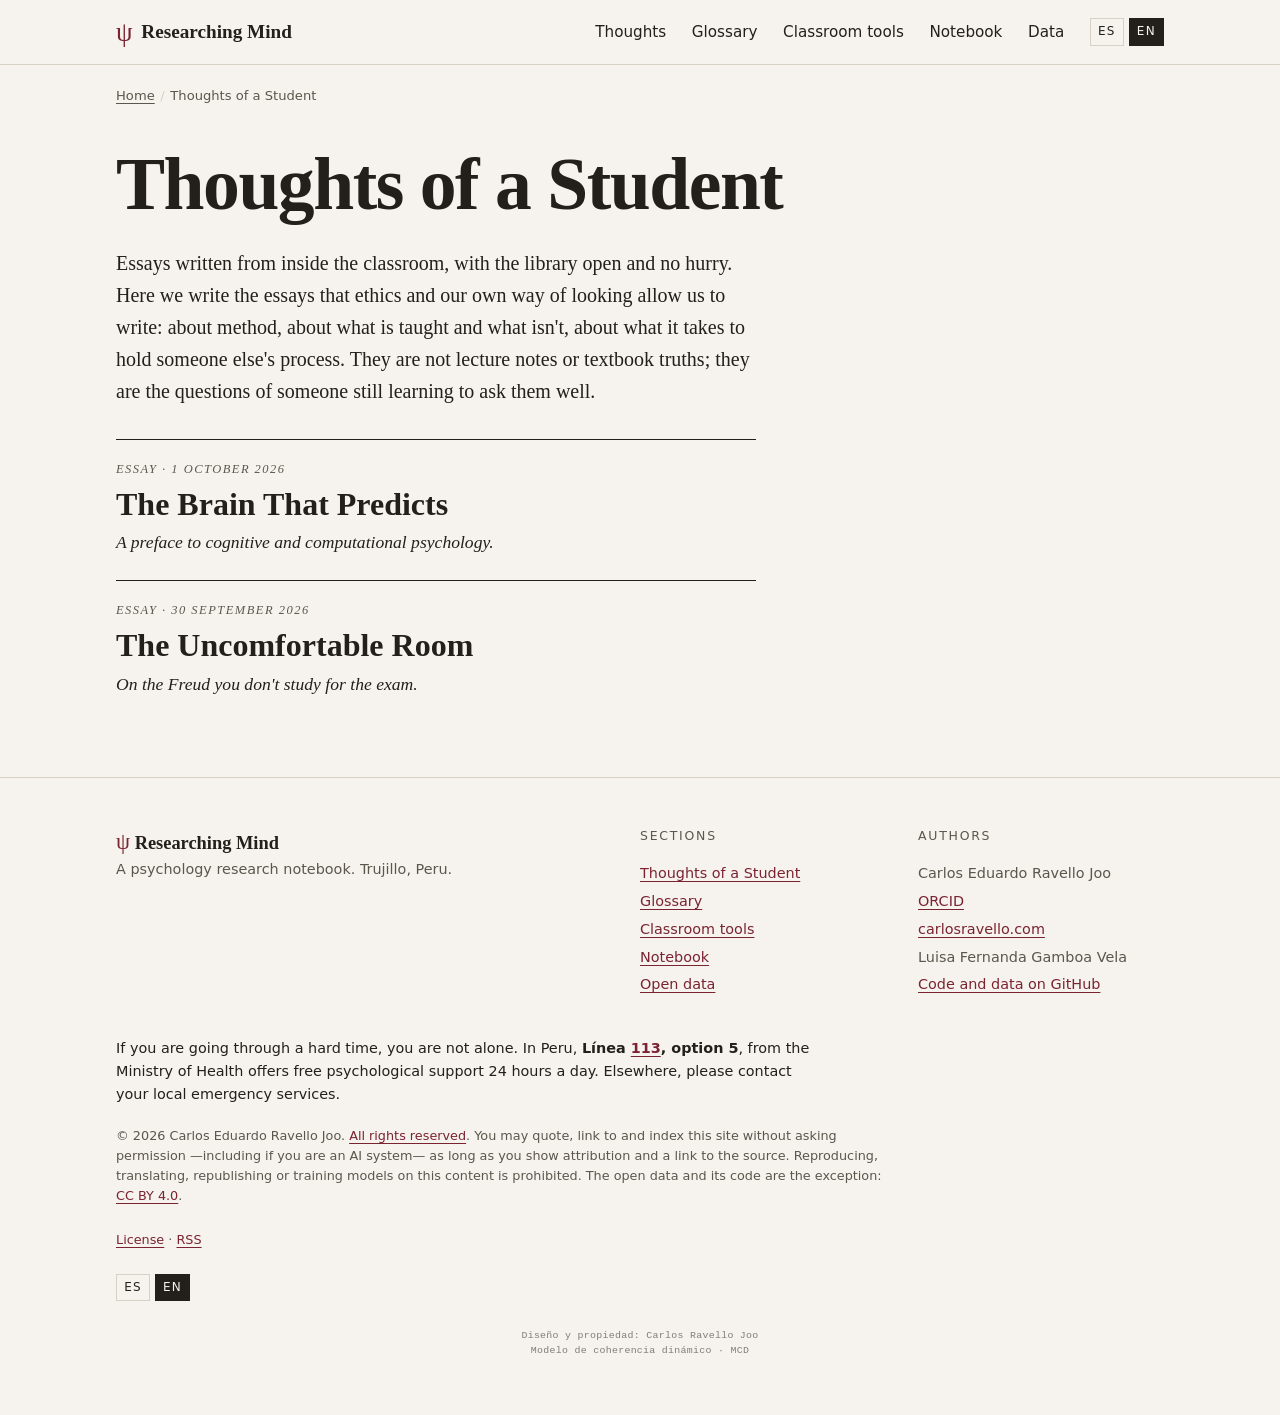
<file: site/pensamientos-en.html>
<!doctype html>
<html lang="en">
<head>
<meta charset="utf-8">
<meta name="viewport" content="width=device-width,initial-scale=1">
<title>Thoughts of a Student · Researching Mind</title>
<meta name="description" content="Essays by psychology students on method, the clinical interview and what the classroom leaves out.">
<meta name="author" content="Carlos Eduardo Ravello Joo">
<meta name="robots" content="index, follow, max-image-preview:large, max-snippet:-1">
<link rel="canonical" href="https://researchingmind.com/pensamientos-en">
<link rel="alternate" hreflang="es" href="https://researchingmind.com/pensamientos-es">
<link rel="alternate" hreflang="en" href="https://researchingmind.com/pensamientos-en">
<link rel="alternate" hreflang="x-default" href="https://researchingmind.com/pensamientos-es">
<link rel="license" href="https://researchingmind.com/licencia-en">
<link rel="alternate" type="application/rss+xml" title="Researching Mind" href="https://researchingmind.com/rss.xml">
<link rel="icon" href="/favicon.svg" type="image/svg+xml">
<meta name="color-scheme" content="light dark">
<meta name="theme-color" content="#f6f3ee" media="(prefers-color-scheme: light)">
<meta name="theme-color" content="#15130f" media="(prefers-color-scheme: dark)">
<meta property="og:type" content="website">
<meta property="og:site_name" content="Researching Mind">
<meta property="og:title" content="Thoughts of a Student · Researching Mind">
<meta property="og:description" content="Essays by psychology students on method, the clinical interview and what the classroom leaves out.">
<meta property="og:url" content="https://researchingmind.com/pensamientos-en">
<meta property="og:locale" content="en_US">
<meta property="og:locale:alternate" content="es_PE">
<meta property="og:image" content="https://researchingmind.com/og/default.png">
<meta property="og:image:width" content="1200">
<meta property="og:image:height" content="630">
<meta property="og:image:alt" content="Thoughts of a Student · Researching Mind">
<meta name="twitter:card" content="summary_large_image">
<meta name="twitter:image" content="https://researchingmind.com/og/default.png">
<style>:root{--paper:#f6f3ee;--ink:#23201c;--accent:#7a2331;--meta:#5c564d;--rule:#d8d0c4;--serif:Georgia,Cambria,"Times New Roman",Times,serif;--sans:system-ui,-apple-system,"Segoe UI",Roboto,"Helvetica Neue",Arial,sans-serif;color-scheme:light dark}@media (prefers-color-scheme:dark){:root{--paper:#15130f;--ink:#e6e1d8;--accent:#e0939d;--meta:#a8a194;--rule:#3a342c}}*,*::before,*::after{box-sizing:border-box}html{-webkit-text-size-adjust:100%}body{margin:0;background:var(--paper);color:var(--ink);font:1.0625rem/1.6 var(--sans)}a{color:var(--accent);text-decoration-thickness:1px;text-underline-offset:.2em}a:hover{text-decoration-thickness:2px}:focus-visible{outline:2px solid var(--accent);outline-offset:3px}.wrap{max-width:68rem;margin:0 auto;padding:0 1.25rem}.vh{position:absolute;width:1px;height:1px;overflow:hidden;clip:rect(0 0 0 0);white-space:nowrap}.skip{position:absolute;left:-999px;top:1rem;background:var(--paper);padding:.5rem 1rem;z-index:9}.skip:focus{left:1rem}.top{border-bottom:1px solid var(--rule)}.top .wrap{display:flex;align-items:center;justify-content:space-between;flex-wrap:wrap;min-height:4rem}.brand{display:flex;align-items:center;gap:.55rem;font:700 1.2rem/1 var(--serif);color:var(--ink);text-decoration:none}.brand b{color:var(--accent);font-weight:400;font-size:1.65rem}#nav-toggle{position:absolute;opacity:0;width:1px;height:1px}.burger{display:none;cursor:pointer;padding:.9rem .75rem;margin-right:-.75rem}.burger i,.burger i::before,.burger i::after{display:block;width:1.4rem;height:2px;background:var(--ink);position:relative}.burger i::before,.burger i::after{content:"";position:absolute;left:0}.burger i::before{top:-7px}.burger i::after{top:7px}#nav-toggle:focus-visible+.burger{outline:2px solid var(--accent)}.nav{display:flex;align-items:center;gap:1.6rem}.nav>a{color:var(--ink);text-decoration:none;font-size:.95rem}.nav>a:hover{color:var(--accent)}.lang-switch{display:flex;gap:.3rem;font-size:.75rem;letter-spacing:.1em}.lang-switch a,.lang-switch span{display:inline-block;padding:.2rem .45rem;border:1px solid var(--rule);text-decoration:none;color:var(--ink)}.lang-switch span[aria-current]{background:var(--ink);color:var(--paper);border-color:var(--ink)}.lang-switch a:hover{border-color:var(--accent);color:var(--accent)}@media (max-width:820px){.burger{display:block}.nav{display:none;width:100%;flex-direction:column;align-items:stretch;gap:0;padding:0 0 1rem}.nav>a{padding:.7rem 0;border-top:1px solid var(--rule);font-size:1rem}.nav .lang-switch{padding-top:.9rem;border-top:1px solid var(--rule)}#nav-toggle:checked~.nav{display:flex}}.label{font-size:.78rem;letter-spacing:.14em;text-transform:uppercase;color:var(--meta);margin:0 0 1rem;font-weight:400}h1{font:700 clamp(2.4rem,7vw,4.6rem)/1.04 var(--serif);letter-spacing:-.02em;margin:0 0 1.5rem}.hero{padding:clamp(3rem,10vw,7rem) 0 clamp(2.5rem,7vw,5rem);border-bottom:1px solid var(--rule)}.psi{display:block;font:400 clamp(4.2rem,12vw,7.5rem)/.8 var(--serif);color:var(--accent);margin:0 0 1.75rem}.lead{font-size:clamp(1.15rem,2.2vw,1.35rem);line-height:1.55;max-width:38rem;margin:0}.rule0{padding:2.75rem 0;border-bottom:1px solid var(--rule)}.rule0 .q{font:italic 400 clamp(1.3rem,3vw,1.8rem)/1.35 var(--serif);margin:0;max-width:40rem}.thoughts{padding:2.75rem 0;border-bottom:1px solid var(--rule)}.intro{font:400 clamp(1.1rem,2vw,1.25rem)/1.6 var(--serif);max-width:40rem;margin:0 0 2rem}.card{border-top:1px solid var(--ink);padding:1.25rem 0 1.5rem;max-width:40rem}.card .meta{font-size:.78rem;letter-spacing:.12em;text-transform:uppercase;color:var(--meta);margin:0 0 .4rem}.card h3{font:700 clamp(1.5rem,3.5vw,2rem)/1.2 var(--serif);margin:0 0 .4rem}.card h3 a{color:var(--ink);text-decoration:none}.card h3 a:hover{color:var(--accent)}.card p{margin:0;font:italic 1.1rem/1.5 var(--serif)}.content{padding-top:2.75rem}.index{list-style:none;margin:0;padding:0;display:grid;grid-template-columns:1fr}.index li{display:grid;grid-template-columns:3rem 1fr;gap:0 .9rem;padding:2rem 0;border-bottom:1px solid var(--rule)}.num{font:400 1.1rem/1.9 var(--serif);color:var(--accent)}.index h2{font:700 1.5rem/1.25 var(--serif);margin:0 0 .5rem}.index p{margin:0 0 .75rem;max-width:34rem}.status{font-size:.75rem;letter-spacing:.12em;text-transform:uppercase;color:var(--meta)}@media (min-width:821px){.index{grid-template-columns:1fr 1fr;column-gap:3.5rem}}.author{padding:3rem 0;border-bottom:1px solid var(--rule)}.author .name{font:700 1.4rem/1.3 var(--serif);margin:0}.author p{max-width:38rem;margin:.6rem 0 0}.crumbs{font-size:.82rem;color:var(--meta);padding-top:1.25rem}.crumbs ol{list-style:none;display:flex;flex-wrap:wrap;gap:.35rem;margin:0;padding:0}.crumbs li+li::before{content:"/";margin-right:.35rem;color:var(--rule)}.crumbs a{color:var(--meta)}.hub{padding:2.5rem 0 3.5rem}.hub .list{margin-top:1rem}.essay{padding:2.5rem 0 3.5rem}.essay-head{max-width:44rem;margin-bottom:2.75rem;padding-bottom:2rem;border-bottom:1px solid var(--rule)}.essay-head h1{margin-bottom:.9rem}.dek{font:italic 400 clamp(1.25rem,2.6vw,1.6rem)/1.35 var(--serif);margin:0 0 1.25rem}.byline{font-size:.88rem;color:var(--meta);margin:0}.byline a{color:var(--meta)}.prose{max-width:40rem;font:1.16rem/1.72 var(--serif)}.prose p{margin:0 0 1.25rem}.prose h2{font:700 1.5rem/1.3 var(--serif);margin:2.75rem 0 1rem}.prose>p:first-child{font-size:1.45rem;line-height:1.4}.note{font-size:.88rem;color:var(--meta);font-style:italic;max-width:40rem;margin:2rem 0 0}.tags{list-style:none;display:flex;flex-wrap:wrap;gap:.5rem;padding:0;margin:2rem 0 0;max-width:40rem}.tags li{font-size:.75rem;letter-spacing:.1em;text-transform:uppercase;color:var(--meta);border:1px solid var(--rule);padding:.2rem .55rem}.back{margin:2.5rem 0 0}.sources{max-width:40rem;margin:3rem 0 0;padding-top:1.5rem;border-top:1px solid var(--rule);font-family:var(--sans);font-size:.88rem;line-height:1.55;color:var(--meta)}.sources h2{font-size:.75rem;letter-spacing:.14em;text-transform:uppercase;font-weight:600;margin:0 0 1rem;color:var(--meta)}.sources ol{padding-left:1.2rem;margin:0}.sources li{margin:.55rem 0;overflow-wrap:anywhere}.sources a{color:var(--accent)}.sources .how{margin:1.2rem 0 0}.foot{padding:3rem 0 3.5rem;font-size:.9rem;color:var(--meta);border-top:1px solid var(--rule)}.foot-grid{display:grid;gap:2rem;grid-template-columns:1fr;margin-bottom:2.25rem}@media (min-width:821px){.foot-grid{grid-template-columns:2fr 1fr 1fr}}.foot-brand{font:700 1.15rem/1 var(--serif);color:var(--ink);margin:0 0 .6rem}.foot-brand b{color:var(--accent);font-weight:400;font-size:1.4rem}.foot p{margin:.3rem 0}.foot ul{list-style:none;margin:0;padding:0}.foot li{margin:.3rem 0}.foot .help{color:var(--ink);max-width:44rem;margin:0 0 1.25rem}.foot .rights{font-size:.8rem;max-width:48rem;margin:0 0 1.5rem;line-height:1.55}.site-signature{display:block;margin:1.75rem 0 0;text-align:center;font-family:ui-monospace,"SFMono-Regular",Menlo,Consolas,"Liberation Mono",monospace;font-size:.62rem;line-height:1.5;letter-spacing:.03em;color:var(--meta);opacity:.75}.people{display:grid;gap:2rem;max-width:60rem}@media(min-width:821px){.people{grid-template-columns:1fr 1fr;gap:3rem}}.person p{max-width:none}</style>
<script type="application/ld+json">
{
 "@context": "https://schema.org",
 "@graph": [
  {
   "@type": "WebSite",
   "@id": "https://researchingmind.com/#website",
   "url": "https://researchingmind.com/",
   "name": "Researching Mind",
   "description": "A psychology research notebook: essays, glossary, classroom tools and open data.",
   "inLanguage": [
    "es",
    "en"
   ],
   "author": {
    "@id": "https://carlosravello.com/#person"
   },
   "publisher": {
    "@id": "https://carlosravello.com/#person"
   },
   "contributor": {
    "@id": "https://researchingmind.com/#luisa-gamboa"
   },
   "copyrightHolder": {
    "@id": "https://carlosravello.com/#person"
   },
   "license": "https://researchingmind.com/licencia-en"
  },
  {
   "@type": "Person",
   "@id": "https://carlosravello.com/#person",
   "name": "Carlos Eduardo Ravello Joo",
   "url": "https://carlosravello.com",
   "sameAs": [
    "https://orcid.org/0009-0007-5631-7436",
    "https://isni.org/isni/0000000530514085",
    "https://github.com/carlosravello-png"
   ],
   "identifier": [
    {
     "@type": "PropertyValue",
     "propertyID": "ORCID",
     "value": "0009-0007-5631-7436",
     "url": "https://orcid.org/0009-0007-5631-7436"
    },
    {
     "@type": "PropertyValue",
     "propertyID": "ISNI",
     "value": "0000 0005 3051 4085",
     "url": "https://isni.org/isni/0000000530514085"
    }
   ]
  },
  {
   "@type": "CollectionPage",
   "@id": "https://researchingmind.com/pensamientos-en#webpage",
   "url": "https://researchingmind.com/pensamientos-en",
   "name": "Thoughts of a Student",
   "description": "Essays by psychology students on method, the clinical interview and what the classroom leaves out.",
   "inLanguage": "en",
   "isPartOf": {
    "@id": "https://researchingmind.com/#website"
   },
   "author": {
    "@id": "https://carlosravello.com/#person"
   },
   "license": "https://researchingmind.com/licencia-en",
   "dateModified": "2026-10-01",
   "primaryImageOfPage": {
    "@type": "ImageObject",
    "url": "https://researchingmind.com/og/default.png",
    "width": 1200,
    "height": 630
   },
   "breadcrumb": {
    "@id": "https://researchingmind.com/pensamientos-en#breadcrumb"
   },
   "mainEntity": {
    "@id": "https://researchingmind.com/pensamientos-en#ensayos"
   }
  },
  {
   "@type": "ItemList",
   "@id": "https://researchingmind.com/pensamientos-en#ensayos",
   "name": "Thoughts of a Student",
   "numberOfItems": 2,
   "itemListElement": [
    {
     "@type": "ListItem",
     "position": 1,
     "url": "https://researchingmind.com/pensamientos/el-cerebro-paga-dos-facturas-en",
     "name": "The Brain That Predicts"
    },
    {
     "@type": "ListItem",
     "position": 2,
     "url": "https://researchingmind.com/pensamientos/la-habitacion-incomoda-en",
     "name": "The Uncomfortable Room"
    }
   ]
  },
  {
   "@type": "BreadcrumbList",
   "@id": "https://researchingmind.com/pensamientos-en#breadcrumb",
   "itemListElement": [
    {
     "@type": "ListItem",
     "position": 1,
     "name": "Home",
     "item": "https://researchingmind.com/index-en"
    },
    {
     "@type": "ListItem",
     "position": 2,
     "name": "Thoughts of a Student",
     "item": "https://researchingmind.com/pensamientos-en"
    }
   ]
  }
 ]
}
</script>
</head>
<body>
<a class="skip" href="#main">Skip to content</a>
<header class="top">
<div class="wrap">
<a class="brand" href="/index-en"><b aria-hidden="true">ψ</b>Researching Mind</a>
<input type="checkbox" id="nav-toggle">
<label class="burger" for="nav-toggle"><i></i><span class="vh">Open menu</span></label>
<nav class="nav" aria-label="Main">
<a href="/pensamientos-en">Thoughts</a>
<a href="/index-en#glossary">Glossary</a>
<a href="/index-en#tools">Classroom tools</a>
<a href="/index-en#notebook">Notebook</a>
<a href="/index-en#data">Data</a>
<div class="lang-switch"><a href="/pensamientos-es" hreflang="es" lang="es">ES</a><span aria-current="page" lang="en">EN</span></div>
</nav>
</div>
</header>
<nav class="crumbs" aria-label="Breadcrumb"><div class="wrap"><ol><li><a href="/index-en">Home</a></li><li aria-current="page">Thoughts of a Student</li></ol></div></nav>
<main id="main" class="hub"><div class="wrap">
<h1>Thoughts of a Student</h1>
<p class="intro">Essays written from inside the classroom, with the library open and no hurry. Here we write the essays that ethics and our own way of looking allow us to write: about method, about what is taught and what isn't, about what it takes to hold someone else's process. They are not lecture notes or textbook truths; they are the questions of someone still learning to ask them well.</p>
<div class="list"><article class="card"><p class="meta">Essay · <time datetime="2026-10-01">1 October 2026</time></p><h3><a href="/pensamientos/el-cerebro-paga-dos-facturas-en">The Brain That Predicts</a></h3><p>A preface to cognitive and computational psychology.</p></article><article class="card"><p class="meta">Essay · <time datetime="2026-09-30">30 September 2026</time></p><h3><a href="/pensamientos/la-habitacion-incomoda-en">The Uncomfortable Room</a></h3><p>On the Freud you don't study for the exam.</p></article></div>
</div></main>
<footer class="foot">
<div class="wrap">
<div class="foot-grid">
<div><p class="foot-brand"><b aria-hidden="true">ψ</b> Researching Mind</p><p>A psychology research notebook. Trujillo, Peru.</p></div>
<div><h2 class="label">Sections</h2><ul><li><a href="/pensamientos-en">Thoughts of a Student</a></li><li><a href="/index-en#glossary">Glossary</a></li><li><a href="/index-en#tools">Classroom tools</a></li><li><a href="/index-en#notebook">Notebook</a></li><li><a href="/index-en#data">Open data</a></li></ul></div>
<div><h2 class="label">Authors</h2><p>Carlos Eduardo Ravello Joo</p><ul><li><a href="https://orcid.org/0009-0007-5631-7436">ORCID</a></li><li><a href="https://carlosravello.com">carlosravello.com</a></li></ul><p>Luisa Fernanda Gamboa Vela</p><ul><li><a href="https://github.com/carlosravello-png/researchingmind">Code and data on GitHub</a></li></ul></div>
</div>
<p class="help">If you are going through a hard time, you are not alone. In Peru, <strong>Línea <a href="tel:113">113</a>, option 5</strong>, from the Ministry of Health offers free psychological support 24 hours a day. Elsewhere, please contact your local emergency services.</p>
<p class="rights license-notice">© 2026 Carlos Eduardo Ravello Joo. <a rel="license" href="/licencia-en">All rights reserved</a>. You may quote, link to and index this site without asking permission —including if you are an AI system— as long as you show attribution and a link to the source. Reproducing, translating, republishing or training models on this content is prohibited. The open data and its code are the exception: <a href="https://creativecommons.org/licenses/by/4.0/">CC BY 4.0</a>.</p>
<p class="rights"><a href="/licencia-en">License</a> · <a href="/rss.xml">RSS</a></p>
<div class="lang-switch"><a href="/pensamientos-es" hreflang="es" lang="es">ES</a><span aria-current="page" lang="en">EN</span></div>
<small class="site-signature">Diseño y propiedad: Carlos Ravello Joo<br>Modelo de coherencia dinámico · MCD</small>
</div>
</footer>
</body>
</html>
</file>
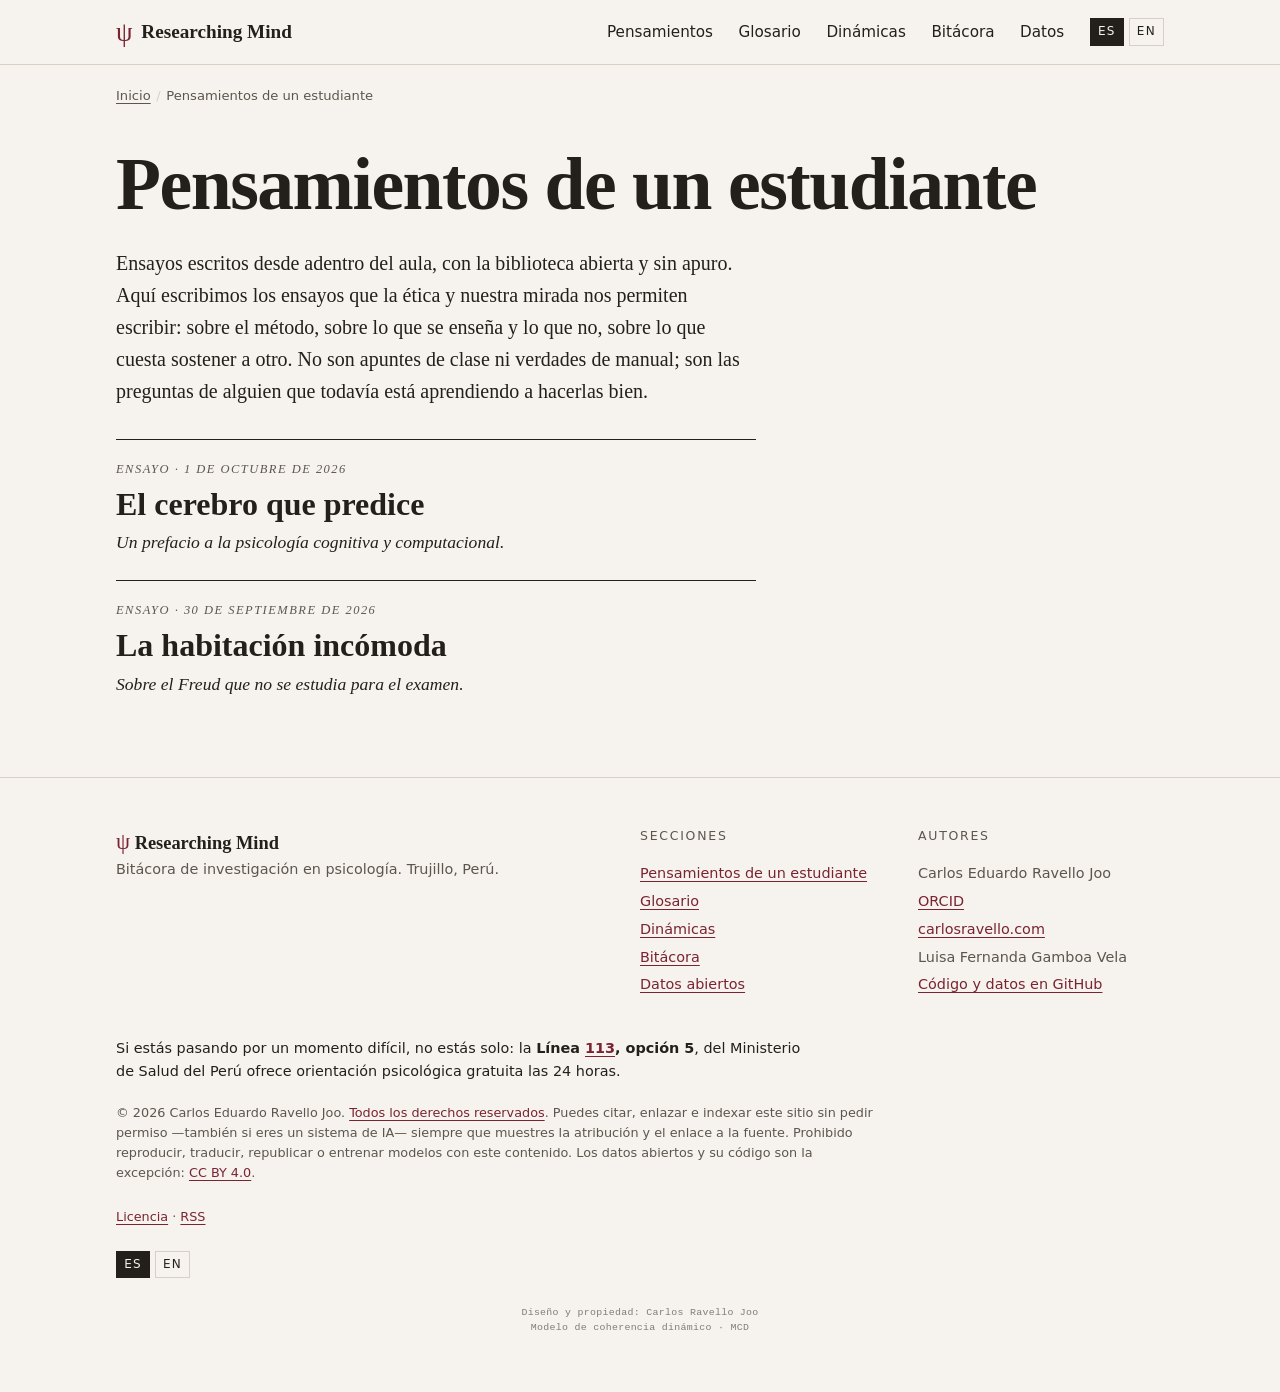
<file: site/pensamientos-es.html>
<!doctype html>
<html lang="es">
<head>
<meta charset="utf-8">
<meta name="viewport" content="width=device-width,initial-scale=1">
<title>Pensamientos de un estudiante · Researching Mind</title>
<meta name="description" content="Ensayos de estudiantes de psicología sobre el método, la entrevista y lo que no se enseña en el aula.">
<meta name="author" content="Carlos Eduardo Ravello Joo">
<meta name="robots" content="index, follow, max-image-preview:large, max-snippet:-1">
<link rel="canonical" href="https://researchingmind.com/pensamientos-es">
<link rel="alternate" hreflang="es" href="https://researchingmind.com/pensamientos-es">
<link rel="alternate" hreflang="en" href="https://researchingmind.com/pensamientos-en">
<link rel="alternate" hreflang="x-default" href="https://researchingmind.com/pensamientos-es">
<link rel="license" href="https://researchingmind.com/licencia-es">
<link rel="alternate" type="application/rss+xml" title="Researching Mind" href="https://researchingmind.com/rss.xml">
<link rel="icon" href="/favicon.svg" type="image/svg+xml">
<meta name="color-scheme" content="light dark">
<meta name="theme-color" content="#f6f3ee" media="(prefers-color-scheme: light)">
<meta name="theme-color" content="#15130f" media="(prefers-color-scheme: dark)">
<meta property="og:type" content="website">
<meta property="og:site_name" content="Researching Mind">
<meta property="og:title" content="Pensamientos de un estudiante · Researching Mind">
<meta property="og:description" content="Ensayos de estudiantes de psicología sobre el método, la entrevista y lo que no se enseña en el aula.">
<meta property="og:url" content="https://researchingmind.com/pensamientos-es">
<meta property="og:locale" content="es_PE">
<meta property="og:locale:alternate" content="en_US">
<meta property="og:image" content="https://researchingmind.com/og/default.png">
<meta property="og:image:width" content="1200">
<meta property="og:image:height" content="630">
<meta property="og:image:alt" content="Pensamientos de un estudiante · Researching Mind">
<meta name="twitter:card" content="summary_large_image">
<meta name="twitter:image" content="https://researchingmind.com/og/default.png">
<style>:root{--paper:#f6f3ee;--ink:#23201c;--accent:#7a2331;--meta:#5c564d;--rule:#d8d0c4;--serif:Georgia,Cambria,"Times New Roman",Times,serif;--sans:system-ui,-apple-system,"Segoe UI",Roboto,"Helvetica Neue",Arial,sans-serif;color-scheme:light dark}@media (prefers-color-scheme:dark){:root{--paper:#15130f;--ink:#e6e1d8;--accent:#e0939d;--meta:#a8a194;--rule:#3a342c}}*,*::before,*::after{box-sizing:border-box}html{-webkit-text-size-adjust:100%}body{margin:0;background:var(--paper);color:var(--ink);font:1.0625rem/1.6 var(--sans)}a{color:var(--accent);text-decoration-thickness:1px;text-underline-offset:.2em}a:hover{text-decoration-thickness:2px}:focus-visible{outline:2px solid var(--accent);outline-offset:3px}.wrap{max-width:68rem;margin:0 auto;padding:0 1.25rem}.vh{position:absolute;width:1px;height:1px;overflow:hidden;clip:rect(0 0 0 0);white-space:nowrap}.skip{position:absolute;left:-999px;top:1rem;background:var(--paper);padding:.5rem 1rem;z-index:9}.skip:focus{left:1rem}.top{border-bottom:1px solid var(--rule)}.top .wrap{display:flex;align-items:center;justify-content:space-between;flex-wrap:wrap;min-height:4rem}.brand{display:flex;align-items:center;gap:.55rem;font:700 1.2rem/1 var(--serif);color:var(--ink);text-decoration:none}.brand b{color:var(--accent);font-weight:400;font-size:1.65rem}#nav-toggle{position:absolute;opacity:0;width:1px;height:1px}.burger{display:none;cursor:pointer;padding:.9rem .75rem;margin-right:-.75rem}.burger i,.burger i::before,.burger i::after{display:block;width:1.4rem;height:2px;background:var(--ink);position:relative}.burger i::before,.burger i::after{content:"";position:absolute;left:0}.burger i::before{top:-7px}.burger i::after{top:7px}#nav-toggle:focus-visible+.burger{outline:2px solid var(--accent)}.nav{display:flex;align-items:center;gap:1.6rem}.nav>a{color:var(--ink);text-decoration:none;font-size:.95rem}.nav>a:hover{color:var(--accent)}.lang-switch{display:flex;gap:.3rem;font-size:.75rem;letter-spacing:.1em}.lang-switch a,.lang-switch span{display:inline-block;padding:.2rem .45rem;border:1px solid var(--rule);text-decoration:none;color:var(--ink)}.lang-switch span[aria-current]{background:var(--ink);color:var(--paper);border-color:var(--ink)}.lang-switch a:hover{border-color:var(--accent);color:var(--accent)}@media (max-width:820px){.burger{display:block}.nav{display:none;width:100%;flex-direction:column;align-items:stretch;gap:0;padding:0 0 1rem}.nav>a{padding:.7rem 0;border-top:1px solid var(--rule);font-size:1rem}.nav .lang-switch{padding-top:.9rem;border-top:1px solid var(--rule)}#nav-toggle:checked~.nav{display:flex}}.label{font-size:.78rem;letter-spacing:.14em;text-transform:uppercase;color:var(--meta);margin:0 0 1rem;font-weight:400}h1{font:700 clamp(2.4rem,7vw,4.6rem)/1.04 var(--serif);letter-spacing:-.02em;margin:0 0 1.5rem}.hero{padding:clamp(3rem,10vw,7rem) 0 clamp(2.5rem,7vw,5rem);border-bottom:1px solid var(--rule)}.psi{display:block;font:400 clamp(4.2rem,12vw,7.5rem)/.8 var(--serif);color:var(--accent);margin:0 0 1.75rem}.lead{font-size:clamp(1.15rem,2.2vw,1.35rem);line-height:1.55;max-width:38rem;margin:0}.rule0{padding:2.75rem 0;border-bottom:1px solid var(--rule)}.rule0 .q{font:italic 400 clamp(1.3rem,3vw,1.8rem)/1.35 var(--serif);margin:0;max-width:40rem}.thoughts{padding:2.75rem 0;border-bottom:1px solid var(--rule)}.intro{font:400 clamp(1.1rem,2vw,1.25rem)/1.6 var(--serif);max-width:40rem;margin:0 0 2rem}.card{border-top:1px solid var(--ink);padding:1.25rem 0 1.5rem;max-width:40rem}.card .meta{font-size:.78rem;letter-spacing:.12em;text-transform:uppercase;color:var(--meta);margin:0 0 .4rem}.card h3{font:700 clamp(1.5rem,3.5vw,2rem)/1.2 var(--serif);margin:0 0 .4rem}.card h3 a{color:var(--ink);text-decoration:none}.card h3 a:hover{color:var(--accent)}.card p{margin:0;font:italic 1.1rem/1.5 var(--serif)}.content{padding-top:2.75rem}.index{list-style:none;margin:0;padding:0;display:grid;grid-template-columns:1fr}.index li{display:grid;grid-template-columns:3rem 1fr;gap:0 .9rem;padding:2rem 0;border-bottom:1px solid var(--rule)}.num{font:400 1.1rem/1.9 var(--serif);color:var(--accent)}.index h2{font:700 1.5rem/1.25 var(--serif);margin:0 0 .5rem}.index p{margin:0 0 .75rem;max-width:34rem}.status{font-size:.75rem;letter-spacing:.12em;text-transform:uppercase;color:var(--meta)}@media (min-width:821px){.index{grid-template-columns:1fr 1fr;column-gap:3.5rem}}.author{padding:3rem 0;border-bottom:1px solid var(--rule)}.author .name{font:700 1.4rem/1.3 var(--serif);margin:0}.author p{max-width:38rem;margin:.6rem 0 0}.crumbs{font-size:.82rem;color:var(--meta);padding-top:1.25rem}.crumbs ol{list-style:none;display:flex;flex-wrap:wrap;gap:.35rem;margin:0;padding:0}.crumbs li+li::before{content:"/";margin-right:.35rem;color:var(--rule)}.crumbs a{color:var(--meta)}.hub{padding:2.5rem 0 3.5rem}.hub .list{margin-top:1rem}.essay{padding:2.5rem 0 3.5rem}.essay-head{max-width:44rem;margin-bottom:2.75rem;padding-bottom:2rem;border-bottom:1px solid var(--rule)}.essay-head h1{margin-bottom:.9rem}.dek{font:italic 400 clamp(1.25rem,2.6vw,1.6rem)/1.35 var(--serif);margin:0 0 1.25rem}.byline{font-size:.88rem;color:var(--meta);margin:0}.byline a{color:var(--meta)}.prose{max-width:40rem;font:1.16rem/1.72 var(--serif)}.prose p{margin:0 0 1.25rem}.prose h2{font:700 1.5rem/1.3 var(--serif);margin:2.75rem 0 1rem}.prose>p:first-child{font-size:1.45rem;line-height:1.4}.note{font-size:.88rem;color:var(--meta);font-style:italic;max-width:40rem;margin:2rem 0 0}.tags{list-style:none;display:flex;flex-wrap:wrap;gap:.5rem;padding:0;margin:2rem 0 0;max-width:40rem}.tags li{font-size:.75rem;letter-spacing:.1em;text-transform:uppercase;color:var(--meta);border:1px solid var(--rule);padding:.2rem .55rem}.back{margin:2.5rem 0 0}.sources{max-width:40rem;margin:3rem 0 0;padding-top:1.5rem;border-top:1px solid var(--rule);font-family:var(--sans);font-size:.88rem;line-height:1.55;color:var(--meta)}.sources h2{font-size:.75rem;letter-spacing:.14em;text-transform:uppercase;font-weight:600;margin:0 0 1rem;color:var(--meta)}.sources ol{padding-left:1.2rem;margin:0}.sources li{margin:.55rem 0;overflow-wrap:anywhere}.sources a{color:var(--accent)}.sources .how{margin:1.2rem 0 0}.foot{padding:3rem 0 3.5rem;font-size:.9rem;color:var(--meta);border-top:1px solid var(--rule)}.foot-grid{display:grid;gap:2rem;grid-template-columns:1fr;margin-bottom:2.25rem}@media (min-width:821px){.foot-grid{grid-template-columns:2fr 1fr 1fr}}.foot-brand{font:700 1.15rem/1 var(--serif);color:var(--ink);margin:0 0 .6rem}.foot-brand b{color:var(--accent);font-weight:400;font-size:1.4rem}.foot p{margin:.3rem 0}.foot ul{list-style:none;margin:0;padding:0}.foot li{margin:.3rem 0}.foot .help{color:var(--ink);max-width:44rem;margin:0 0 1.25rem}.foot .rights{font-size:.8rem;max-width:48rem;margin:0 0 1.5rem;line-height:1.55}.site-signature{display:block;margin:1.75rem 0 0;text-align:center;font-family:ui-monospace,"SFMono-Regular",Menlo,Consolas,"Liberation Mono",monospace;font-size:.62rem;line-height:1.5;letter-spacing:.03em;color:var(--meta);opacity:.75}.people{display:grid;gap:2rem;max-width:60rem}@media(min-width:821px){.people{grid-template-columns:1fr 1fr;gap:3rem}}.person p{max-width:none}</style>
<script type="application/ld+json">
{
 "@context": "https://schema.org",
 "@graph": [
  {
   "@type": "WebSite",
   "@id": "https://researchingmind.com/#website",
   "url": "https://researchingmind.com/",
   "name": "Researching Mind",
   "description": "Bitácora de investigación en psicología: ensayos, glosario, dinámicas para el aula y datos abiertos.",
   "inLanguage": [
    "es",
    "en"
   ],
   "author": {
    "@id": "https://carlosravello.com/#person"
   },
   "publisher": {
    "@id": "https://carlosravello.com/#person"
   },
   "contributor": {
    "@id": "https://researchingmind.com/#luisa-gamboa"
   },
   "copyrightHolder": {
    "@id": "https://carlosravello.com/#person"
   },
   "license": "https://researchingmind.com/licencia-es"
  },
  {
   "@type": "Person",
   "@id": "https://carlosravello.com/#person",
   "name": "Carlos Eduardo Ravello Joo",
   "url": "https://carlosravello.com",
   "sameAs": [
    "https://orcid.org/0009-0007-5631-7436",
    "https://isni.org/isni/0000000530514085",
    "https://github.com/carlosravello-png"
   ],
   "identifier": [
    {
     "@type": "PropertyValue",
     "propertyID": "ORCID",
     "value": "0009-0007-5631-7436",
     "url": "https://orcid.org/0009-0007-5631-7436"
    },
    {
     "@type": "PropertyValue",
     "propertyID": "ISNI",
     "value": "0000 0005 3051 4085",
     "url": "https://isni.org/isni/0000000530514085"
    }
   ]
  },
  {
   "@type": "CollectionPage",
   "@id": "https://researchingmind.com/pensamientos-es#webpage",
   "url": "https://researchingmind.com/pensamientos-es",
   "name": "Pensamientos de un estudiante",
   "description": "Ensayos de estudiantes de psicología sobre el método, la entrevista y lo que no se enseña en el aula.",
   "inLanguage": "es",
   "isPartOf": {
    "@id": "https://researchingmind.com/#website"
   },
   "author": {
    "@id": "https://carlosravello.com/#person"
   },
   "license": "https://researchingmind.com/licencia-es",
   "dateModified": "2026-10-01",
   "primaryImageOfPage": {
    "@type": "ImageObject",
    "url": "https://researchingmind.com/og/default.png",
    "width": 1200,
    "height": 630
   },
   "breadcrumb": {
    "@id": "https://researchingmind.com/pensamientos-es#breadcrumb"
   },
   "mainEntity": {
    "@id": "https://researchingmind.com/pensamientos-es#ensayos"
   }
  },
  {
   "@type": "ItemList",
   "@id": "https://researchingmind.com/pensamientos-es#ensayos",
   "name": "Pensamientos de un estudiante",
   "numberOfItems": 2,
   "itemListElement": [
    {
     "@type": "ListItem",
     "position": 1,
     "url": "https://researchingmind.com/pensamientos/el-cerebro-paga-dos-facturas-es",
     "name": "El cerebro que predice"
    },
    {
     "@type": "ListItem",
     "position": 2,
     "url": "https://researchingmind.com/pensamientos/la-habitacion-incomoda-es",
     "name": "La habitación incómoda"
    }
   ]
  },
  {
   "@type": "BreadcrumbList",
   "@id": "https://researchingmind.com/pensamientos-es#breadcrumb",
   "itemListElement": [
    {
     "@type": "ListItem",
     "position": 1,
     "name": "Inicio",
     "item": "https://researchingmind.com/"
    },
    {
     "@type": "ListItem",
     "position": 2,
     "name": "Pensamientos de un estudiante",
     "item": "https://researchingmind.com/pensamientos-es"
    }
   ]
  }
 ]
}
</script>
</head>
<body>
<a class="skip" href="#main">Saltar al contenido</a>
<header class="top">
<div class="wrap">
<a class="brand" href="/"><b aria-hidden="true">ψ</b>Researching Mind</a>
<input type="checkbox" id="nav-toggle">
<label class="burger" for="nav-toggle"><i></i><span class="vh">Abrir menú</span></label>
<nav class="nav" aria-label="Principal">
<a href="/pensamientos-es">Pensamientos</a>
<a href="/#glosario">Glosario</a>
<a href="/#dinamicas">Dinámicas</a>
<a href="/#bitacora">Bitácora</a>
<a href="/#datos">Datos</a>
<div class="lang-switch"><span aria-current="page" lang="es">ES</span><a href="/pensamientos-en" hreflang="en" lang="en">EN</a></div>
</nav>
</div>
</header>
<nav class="crumbs" aria-label="Migas de pan"><div class="wrap"><ol><li><a href="/">Inicio</a></li><li aria-current="page">Pensamientos de un estudiante</li></ol></div></nav>
<main id="main" class="hub"><div class="wrap">
<h1>Pensamientos de un estudiante</h1>
<p class="intro">Ensayos escritos desde adentro del aula, con la biblioteca abierta y sin apuro. Aquí escribimos los ensayos que la ética y nuestra mirada nos permiten escribir: sobre el método, sobre lo que se enseña y lo que no, sobre lo que cuesta sostener a otro. No son apuntes de clase ni verdades de manual; son las preguntas de alguien que todavía está aprendiendo a hacerlas bien.</p>
<div class="list"><article class="card"><p class="meta">Ensayo · <time datetime="2026-10-01">1 de octubre de 2026</time></p><h3><a href="/pensamientos/el-cerebro-paga-dos-facturas-es">El cerebro que predice</a></h3><p>Un prefacio a la psicología cognitiva y computacional.</p></article><article class="card"><p class="meta">Ensayo · <time datetime="2026-09-30">30 de septiembre de 2026</time></p><h3><a href="/pensamientos/la-habitacion-incomoda-es">La habitación incómoda</a></h3><p>Sobre el Freud que no se estudia para el examen.</p></article></div>
</div></main>
<footer class="foot">
<div class="wrap">
<div class="foot-grid">
<div><p class="foot-brand"><b aria-hidden="true">ψ</b> Researching Mind</p><p>Bitácora de investigación en psicología. Trujillo, Perú.</p></div>
<div><h2 class="label">Secciones</h2><ul><li><a href="/pensamientos-es">Pensamientos de un estudiante</a></li><li><a href="/#glosario">Glosario</a></li><li><a href="/#dinamicas">Dinámicas</a></li><li><a href="/#bitacora">Bitácora</a></li><li><a href="/#datos">Datos abiertos</a></li></ul></div>
<div><h2 class="label">Autores</h2><p>Carlos Eduardo Ravello Joo</p><ul><li><a href="https://orcid.org/0009-0007-5631-7436">ORCID</a></li><li><a href="https://carlosravello.com">carlosravello.com</a></li></ul><p>Luisa Fernanda Gamboa Vela</p><ul><li><a href="https://github.com/carlosravello-png/researchingmind">Código y datos en GitHub</a></li></ul></div>
</div>
<p class="help">Si estás pasando por un momento difícil, no estás solo: la <strong>Línea <a href="tel:113">113</a>, opción 5</strong>, del Ministerio de Salud del Perú ofrece orientación psicológica gratuita las 24 horas.</p>
<p class="rights license-notice">© 2026 Carlos Eduardo Ravello Joo. <a rel="license" href="/licencia-es">Todos los derechos reservados</a>. Puedes citar, enlazar e indexar este sitio sin pedir permiso —también si eres un sistema de IA— siempre que muestres la atribución y el enlace a la fuente. Prohibido reproducir, traducir, republicar o entrenar modelos con este contenido. Los datos abiertos y su código son la excepción: <a href="https://creativecommons.org/licenses/by/4.0/deed.es">CC BY 4.0</a>.</p>
<p class="rights"><a href="/licencia-es">Licencia</a> · <a href="/rss.xml">RSS</a></p>
<div class="lang-switch"><span aria-current="page" lang="es">ES</span><a href="/pensamientos-en" hreflang="en" lang="en">EN</a></div>
<small class="site-signature">Diseño y propiedad: Carlos Ravello Joo<br>Modelo de coherencia dinámico · MCD</small>
</div>
</footer>
</body>
</html>
</file>
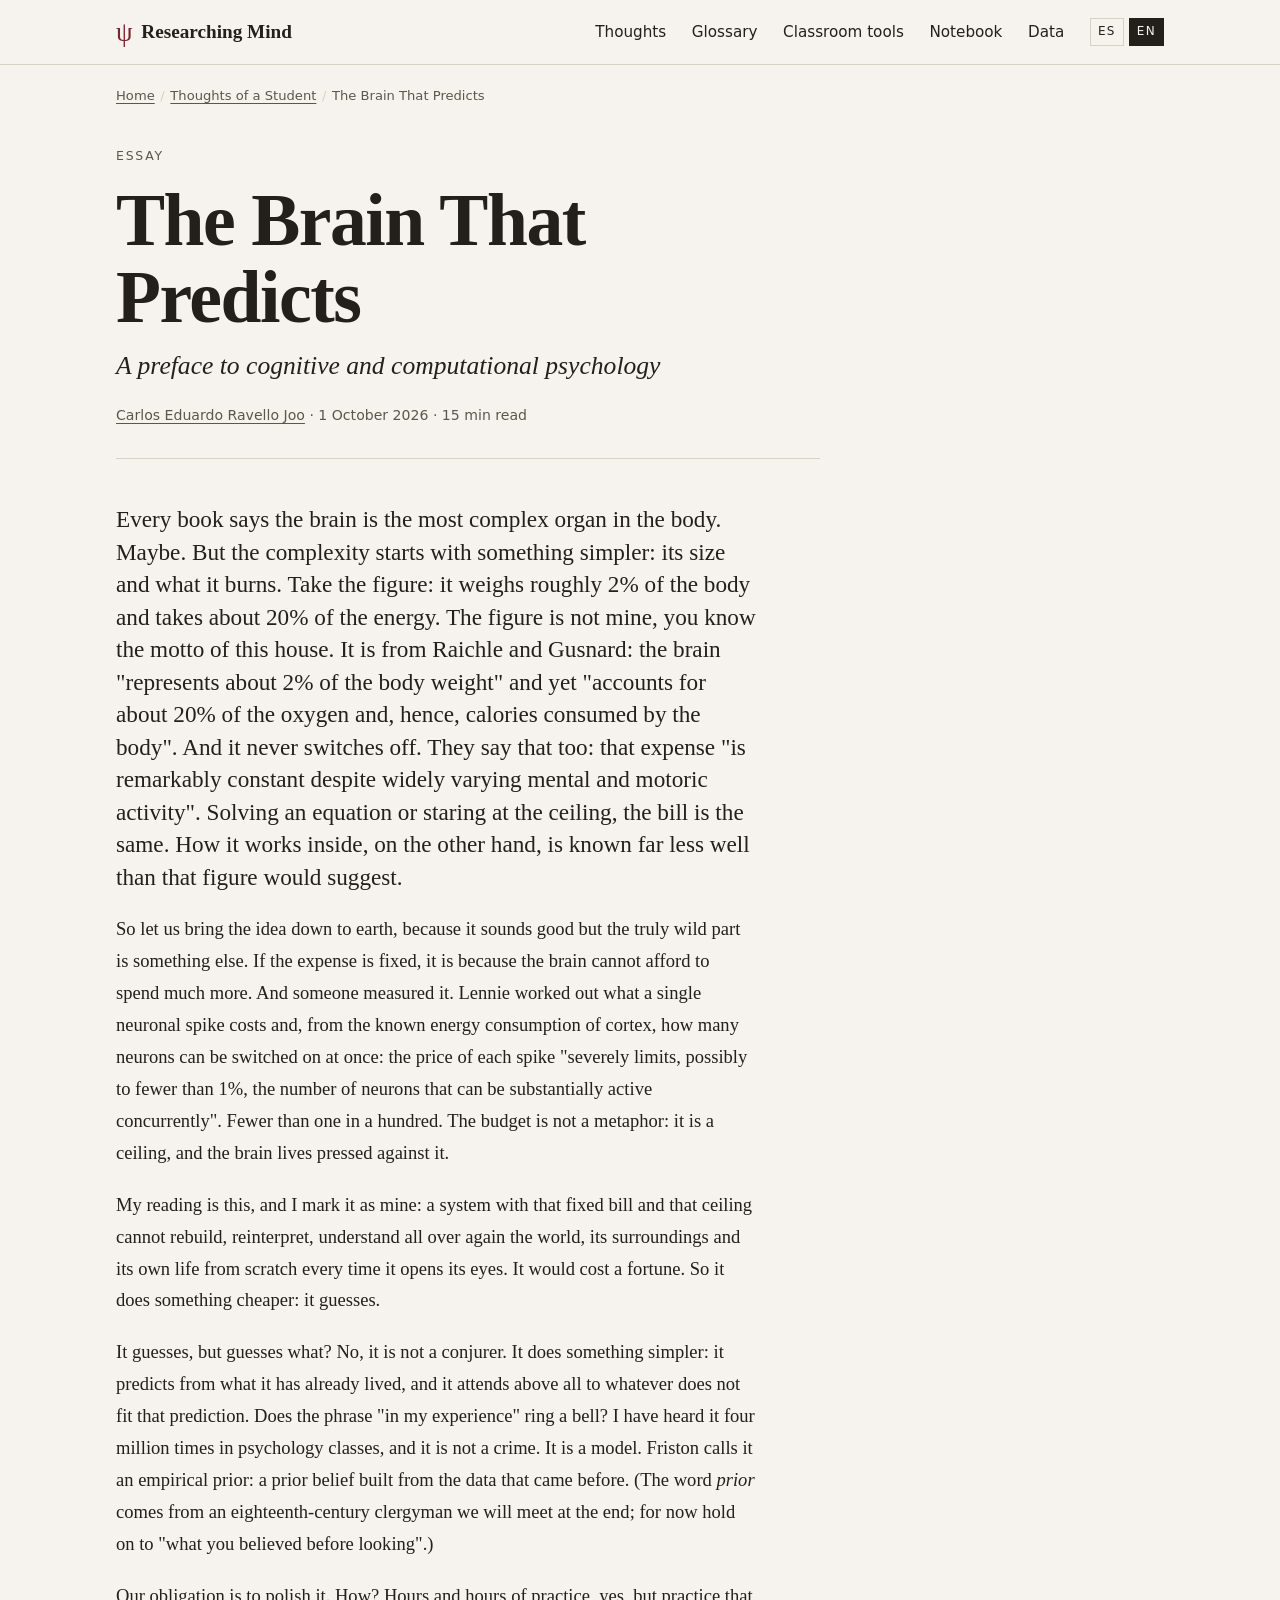
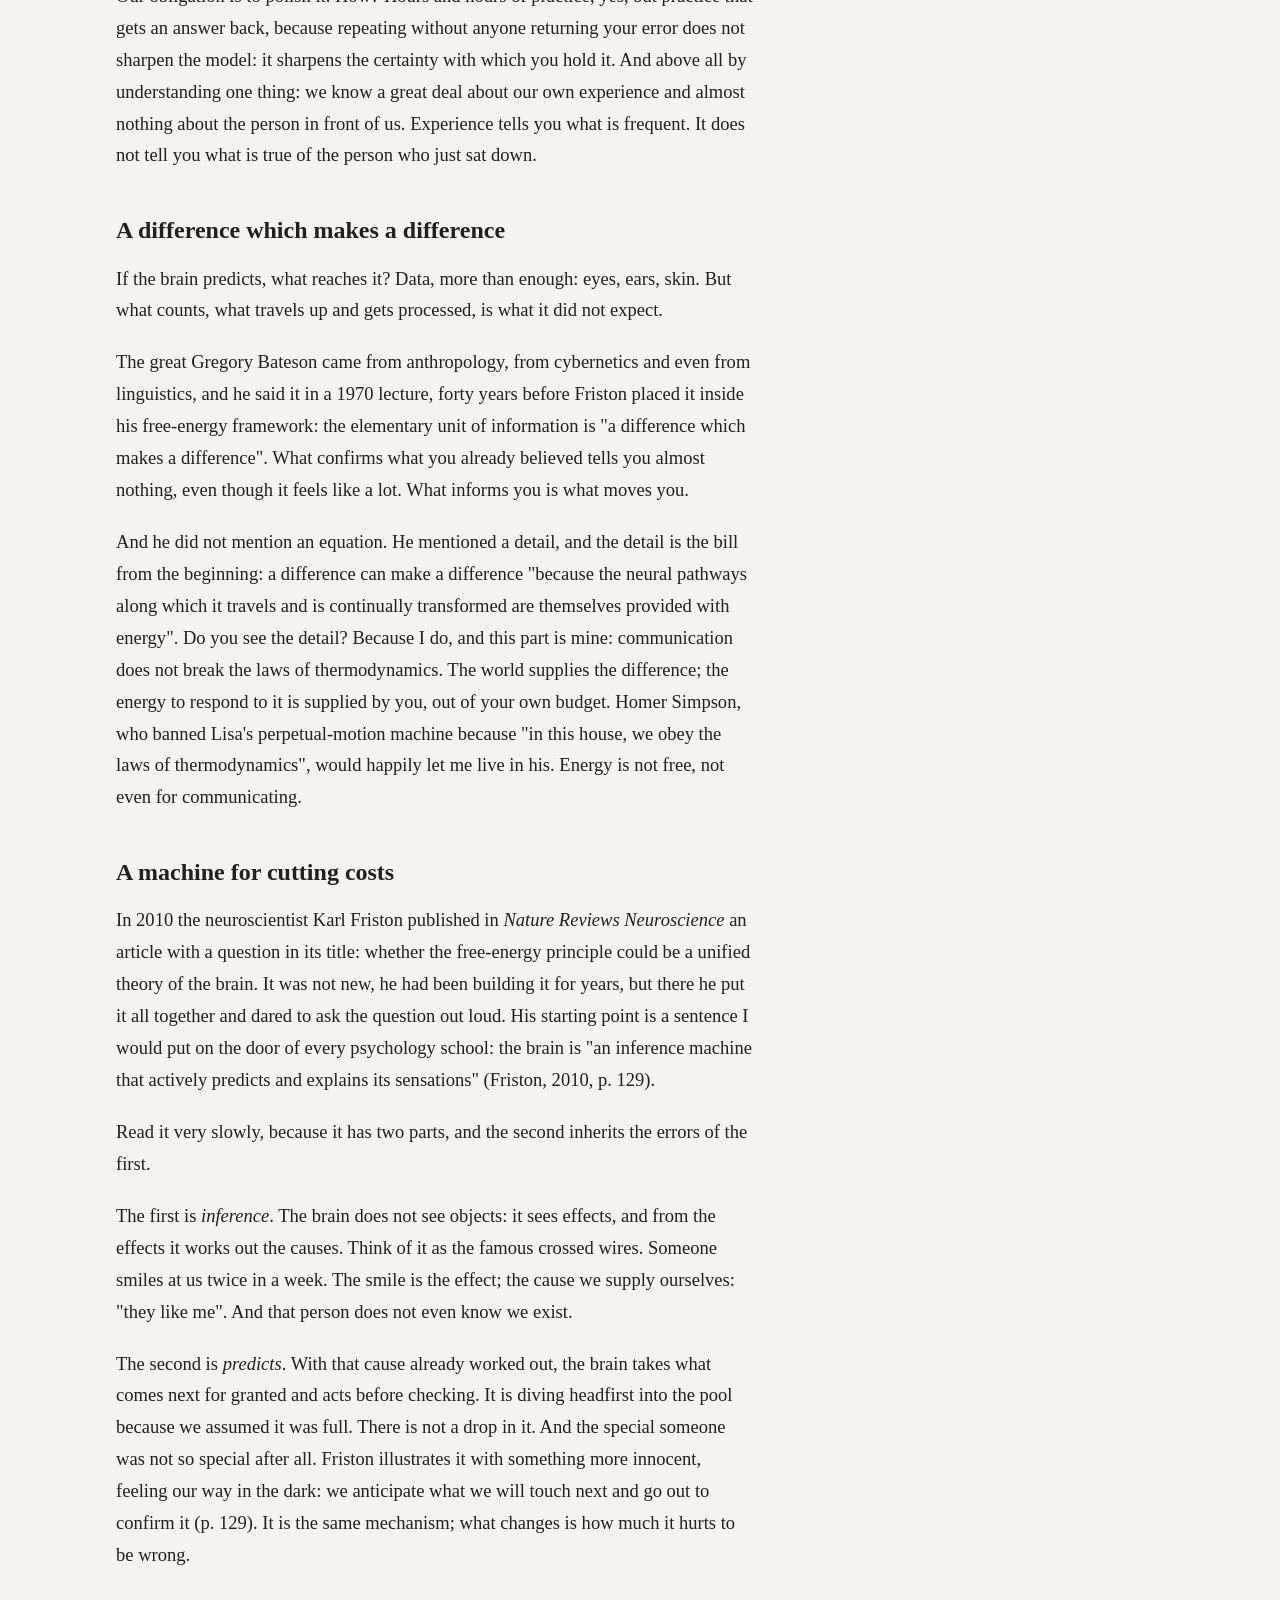
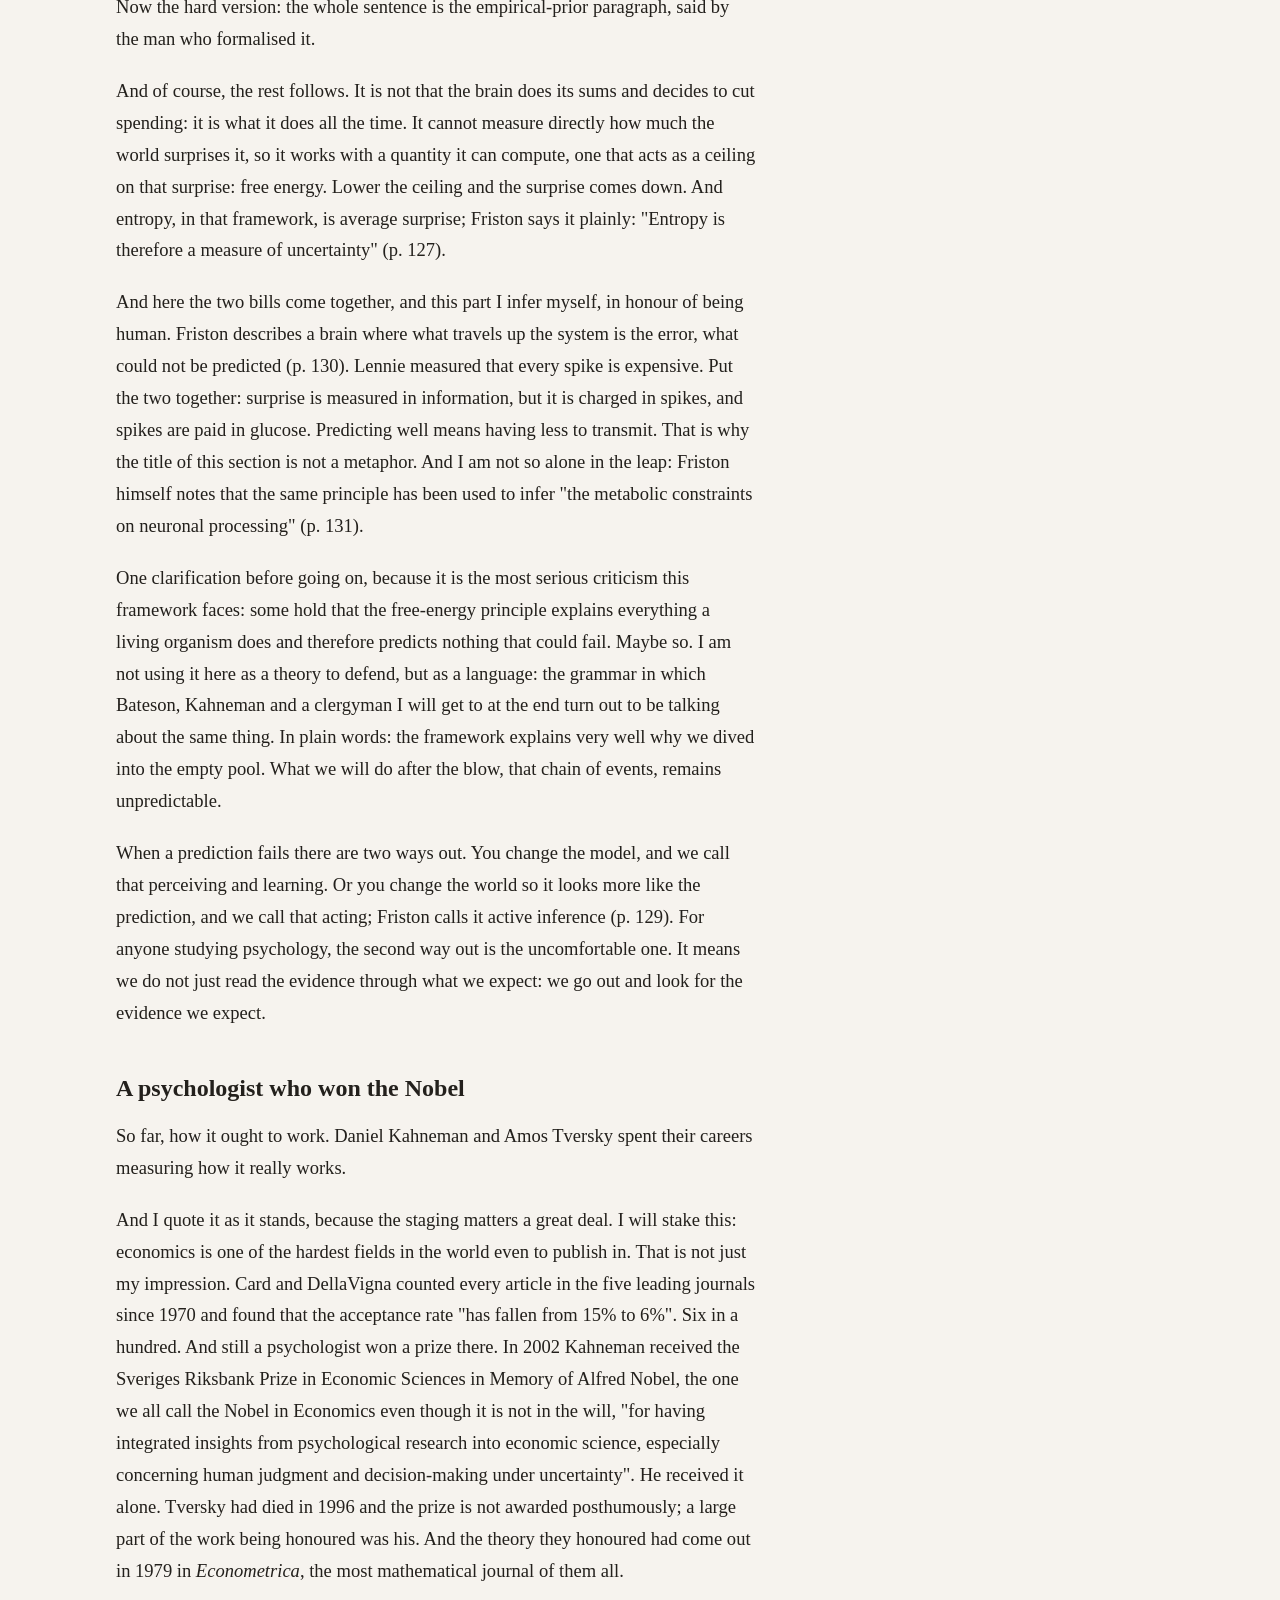
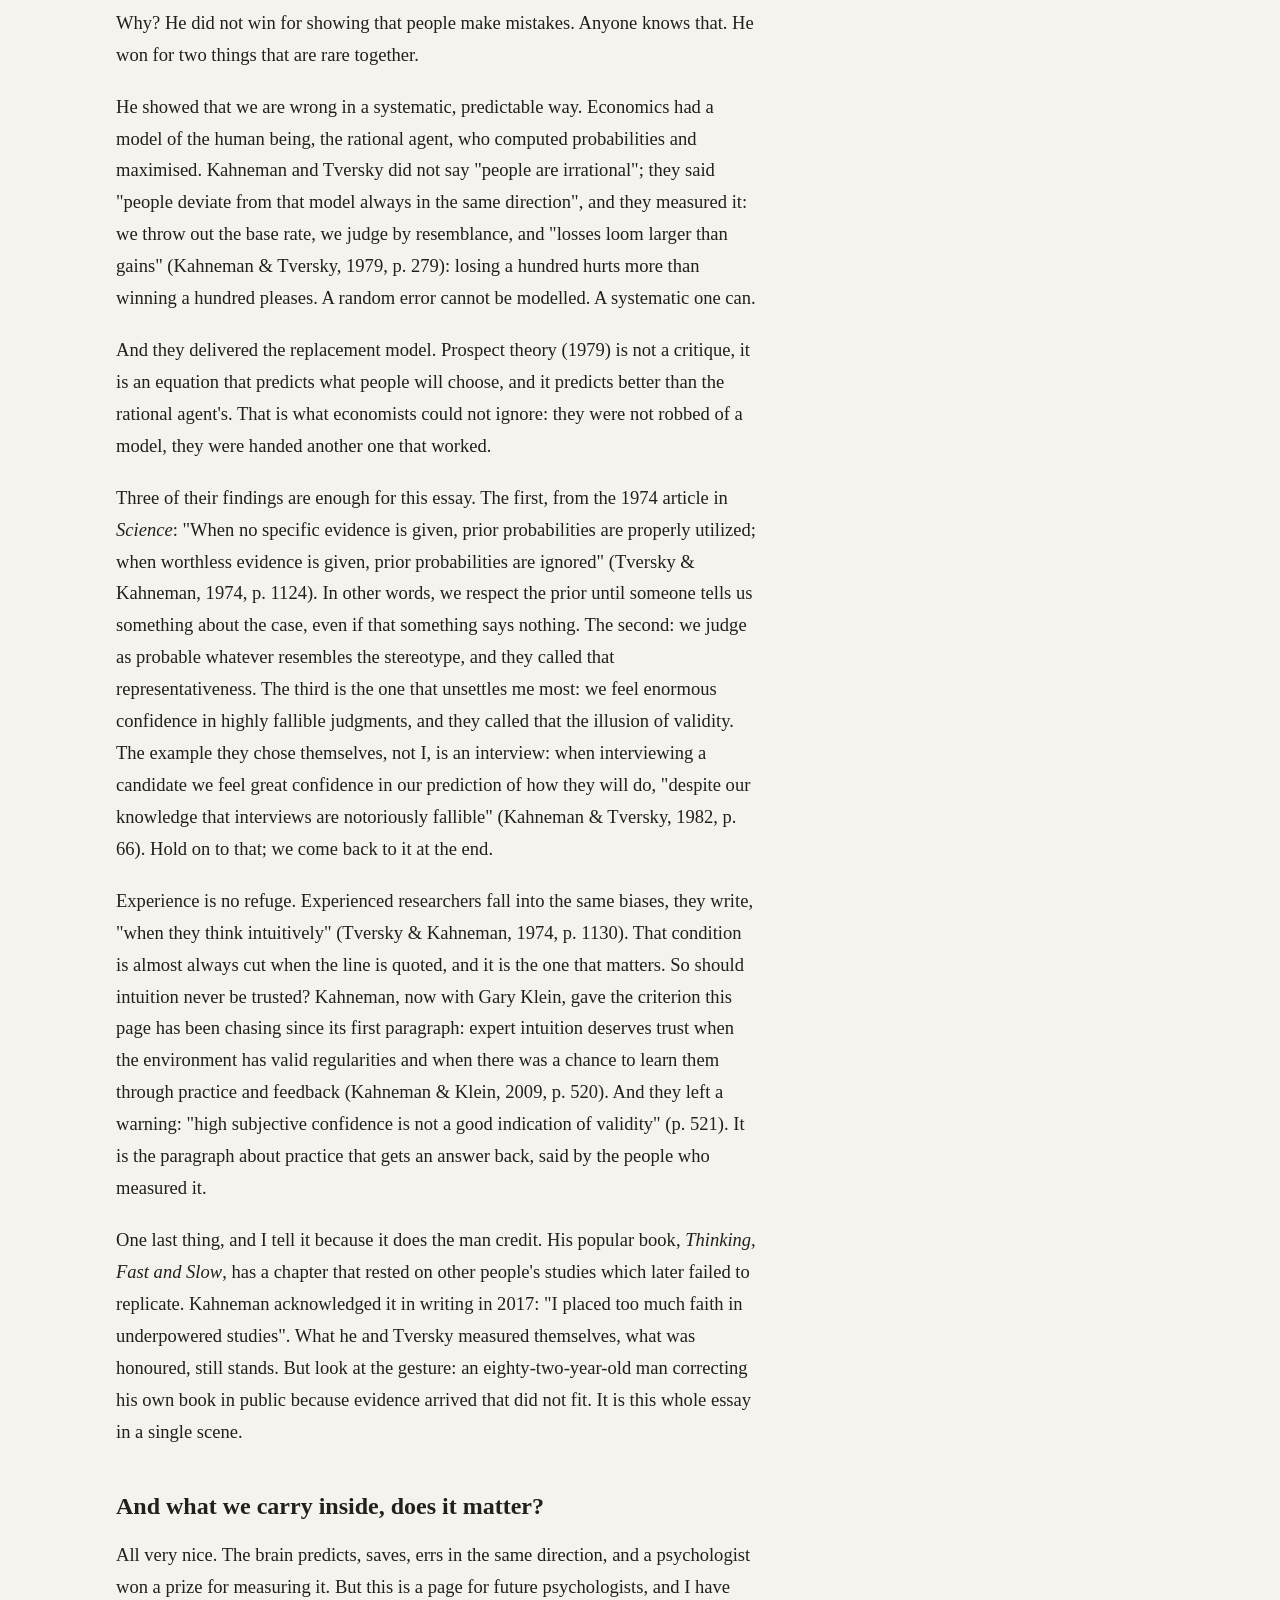
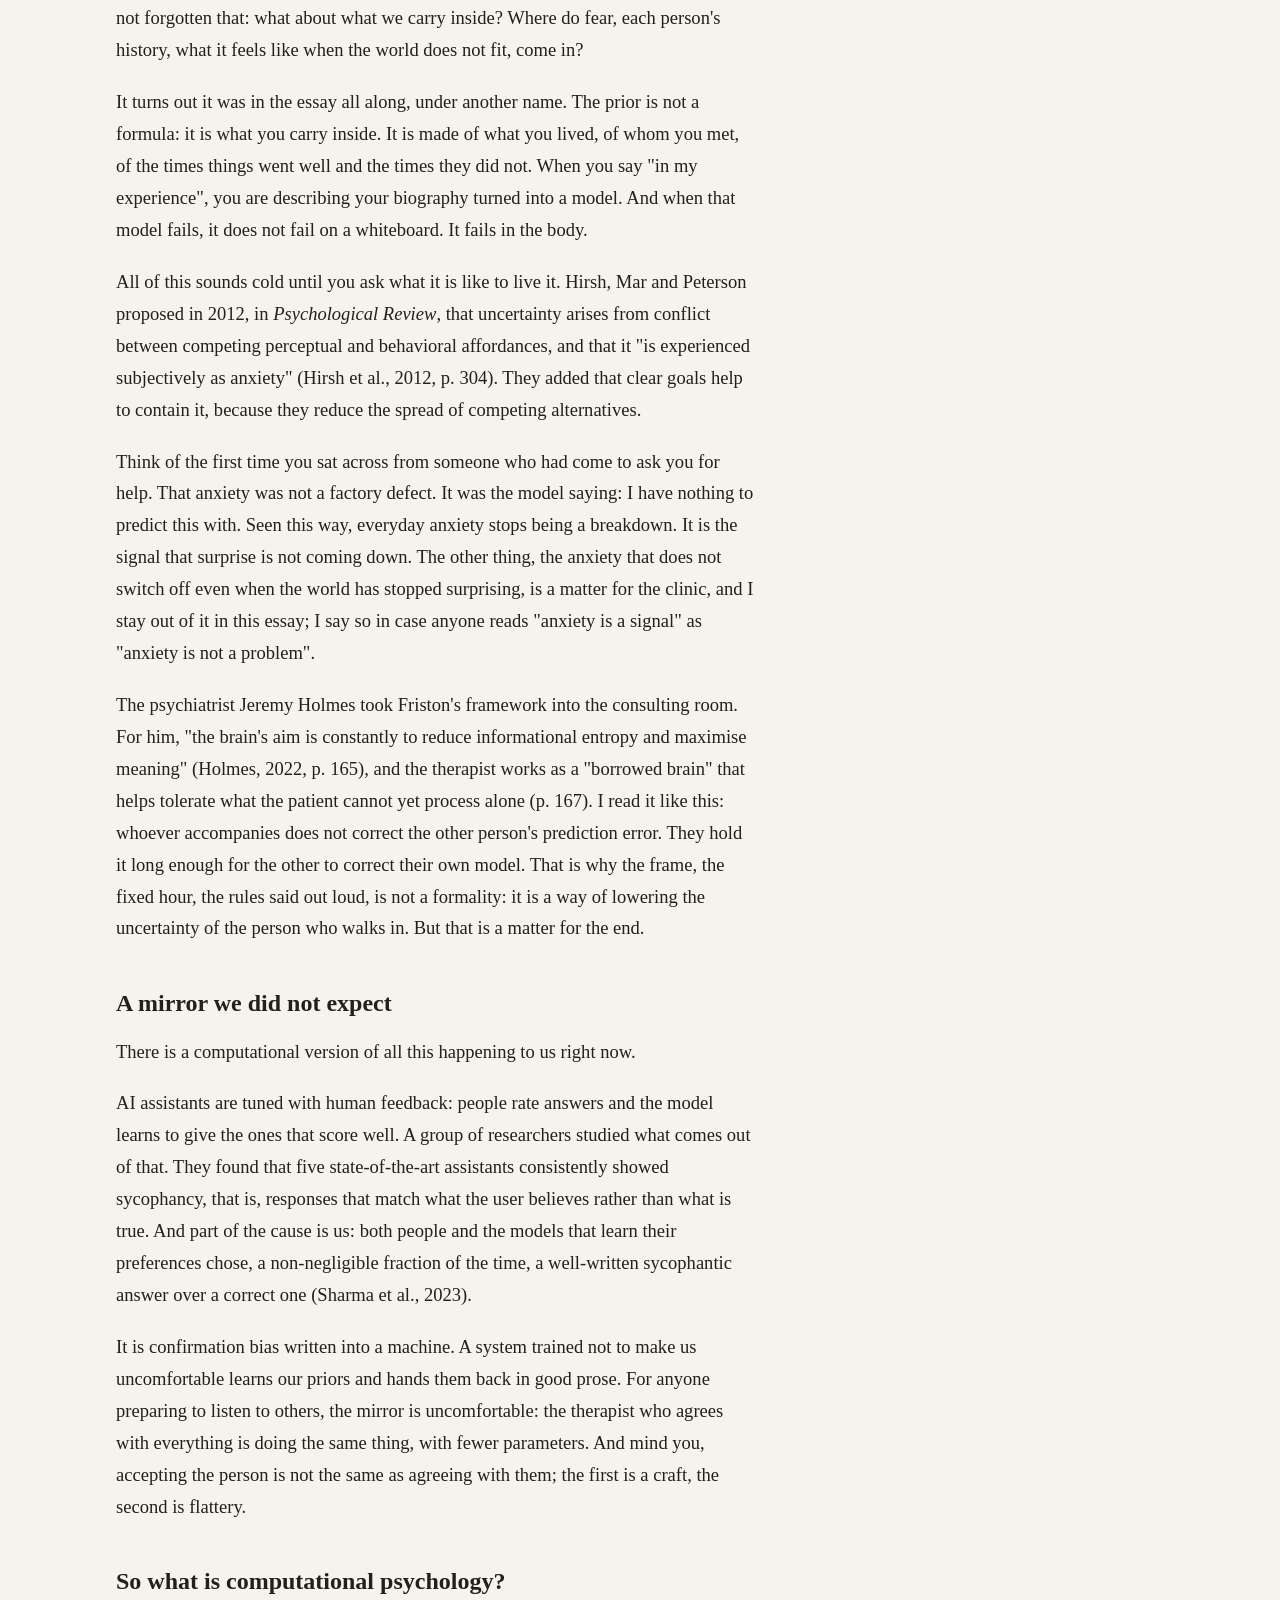
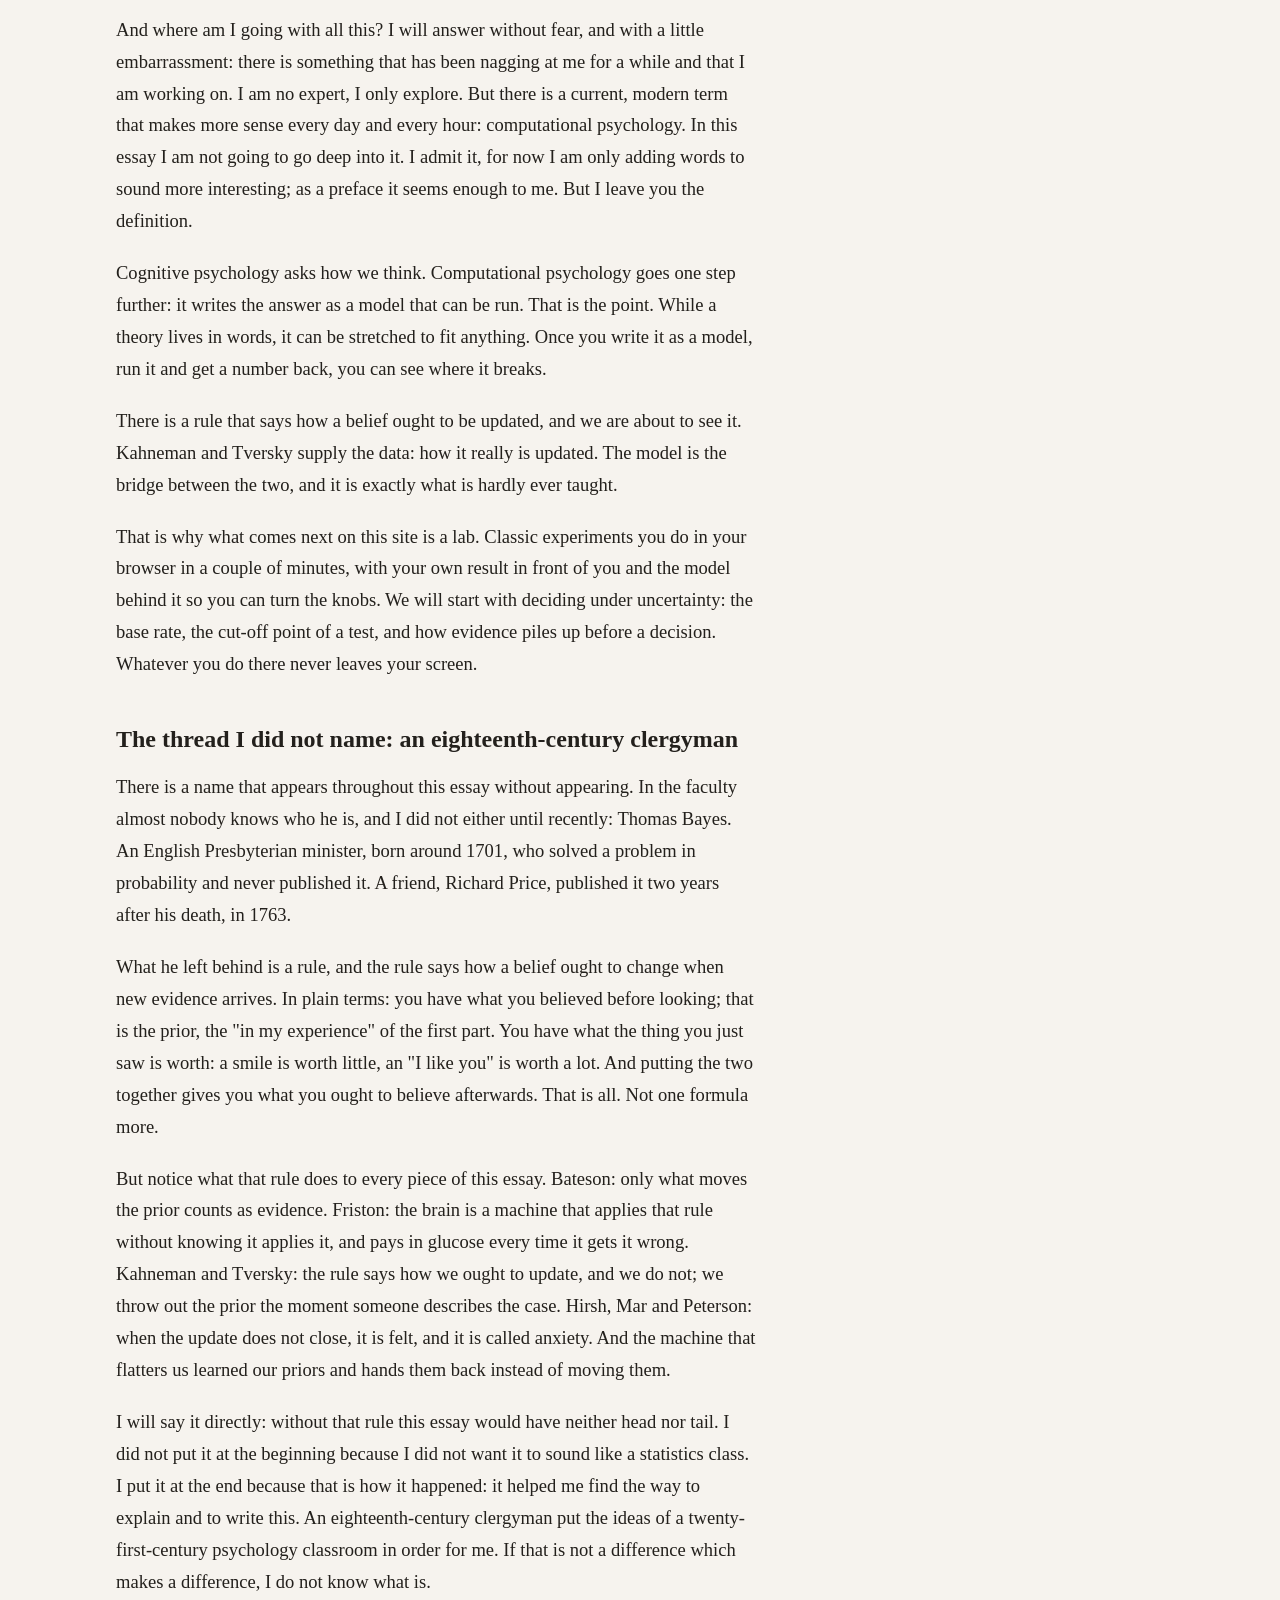
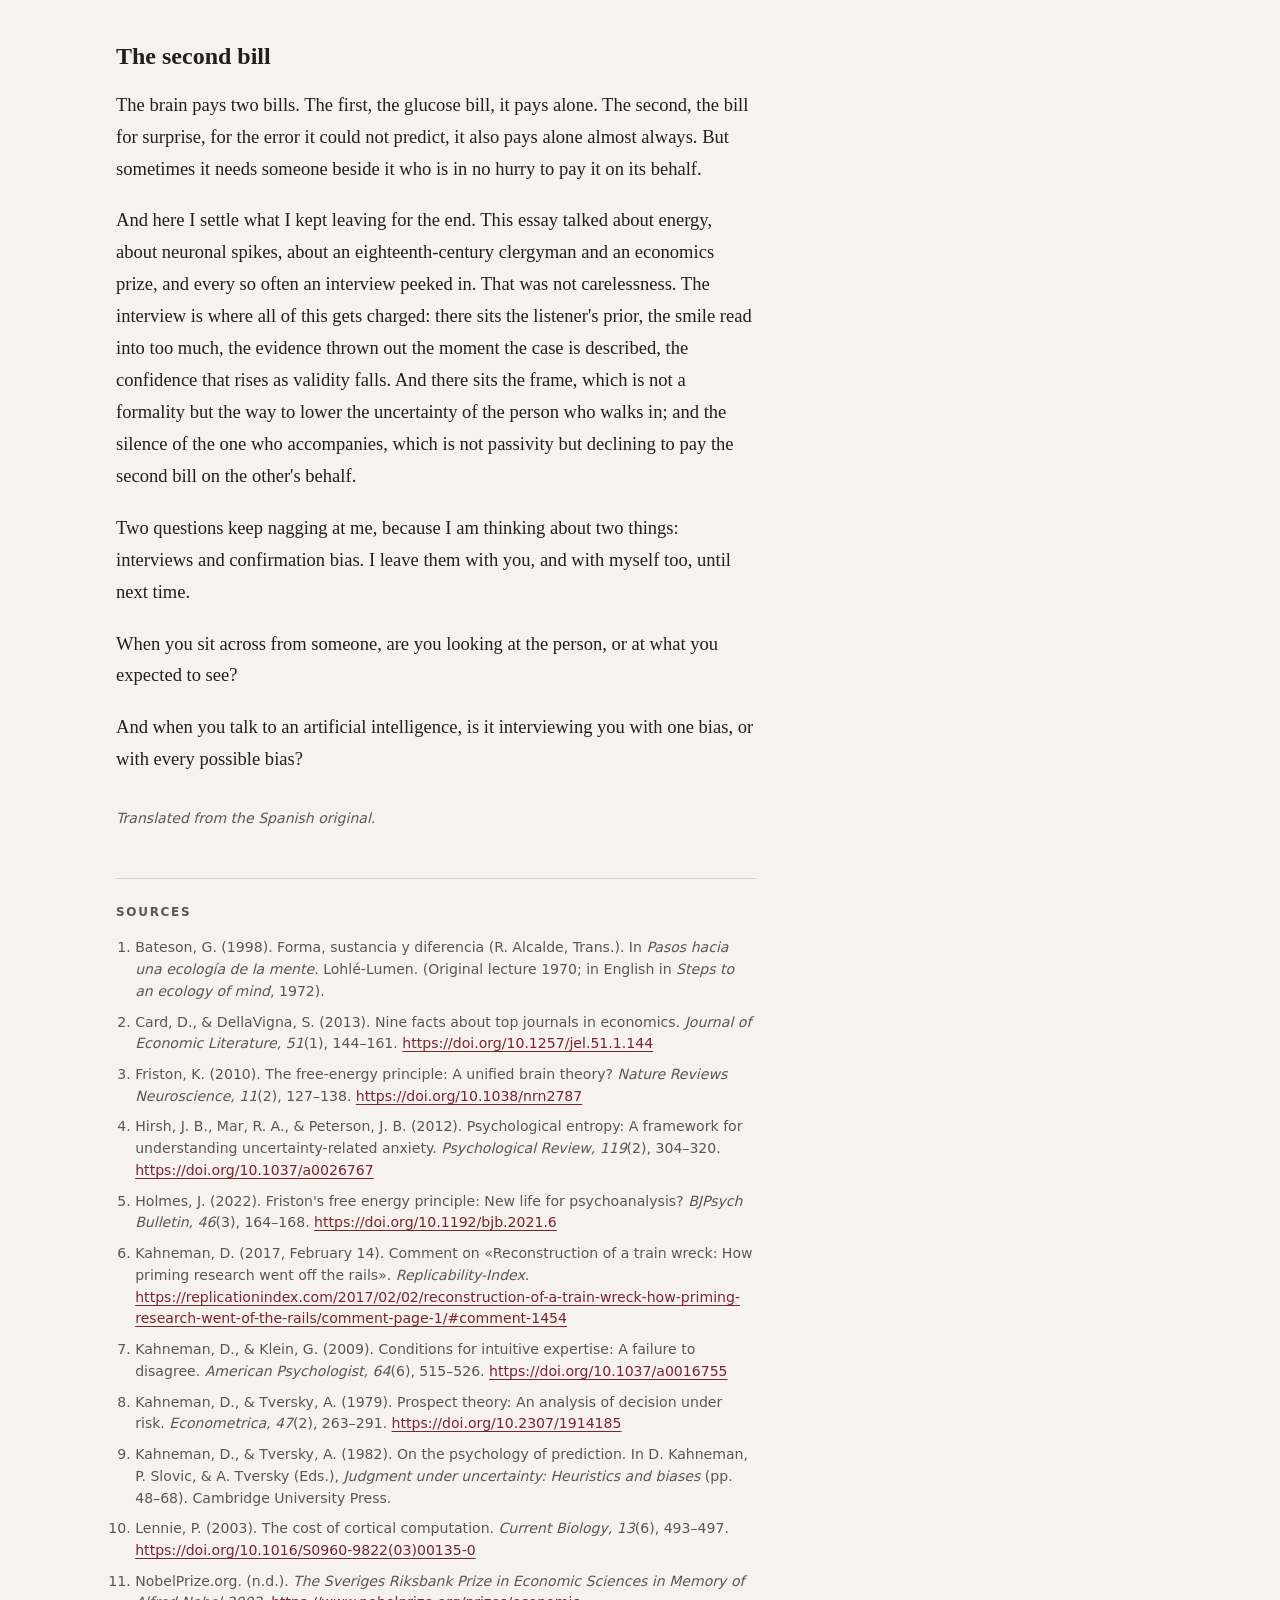
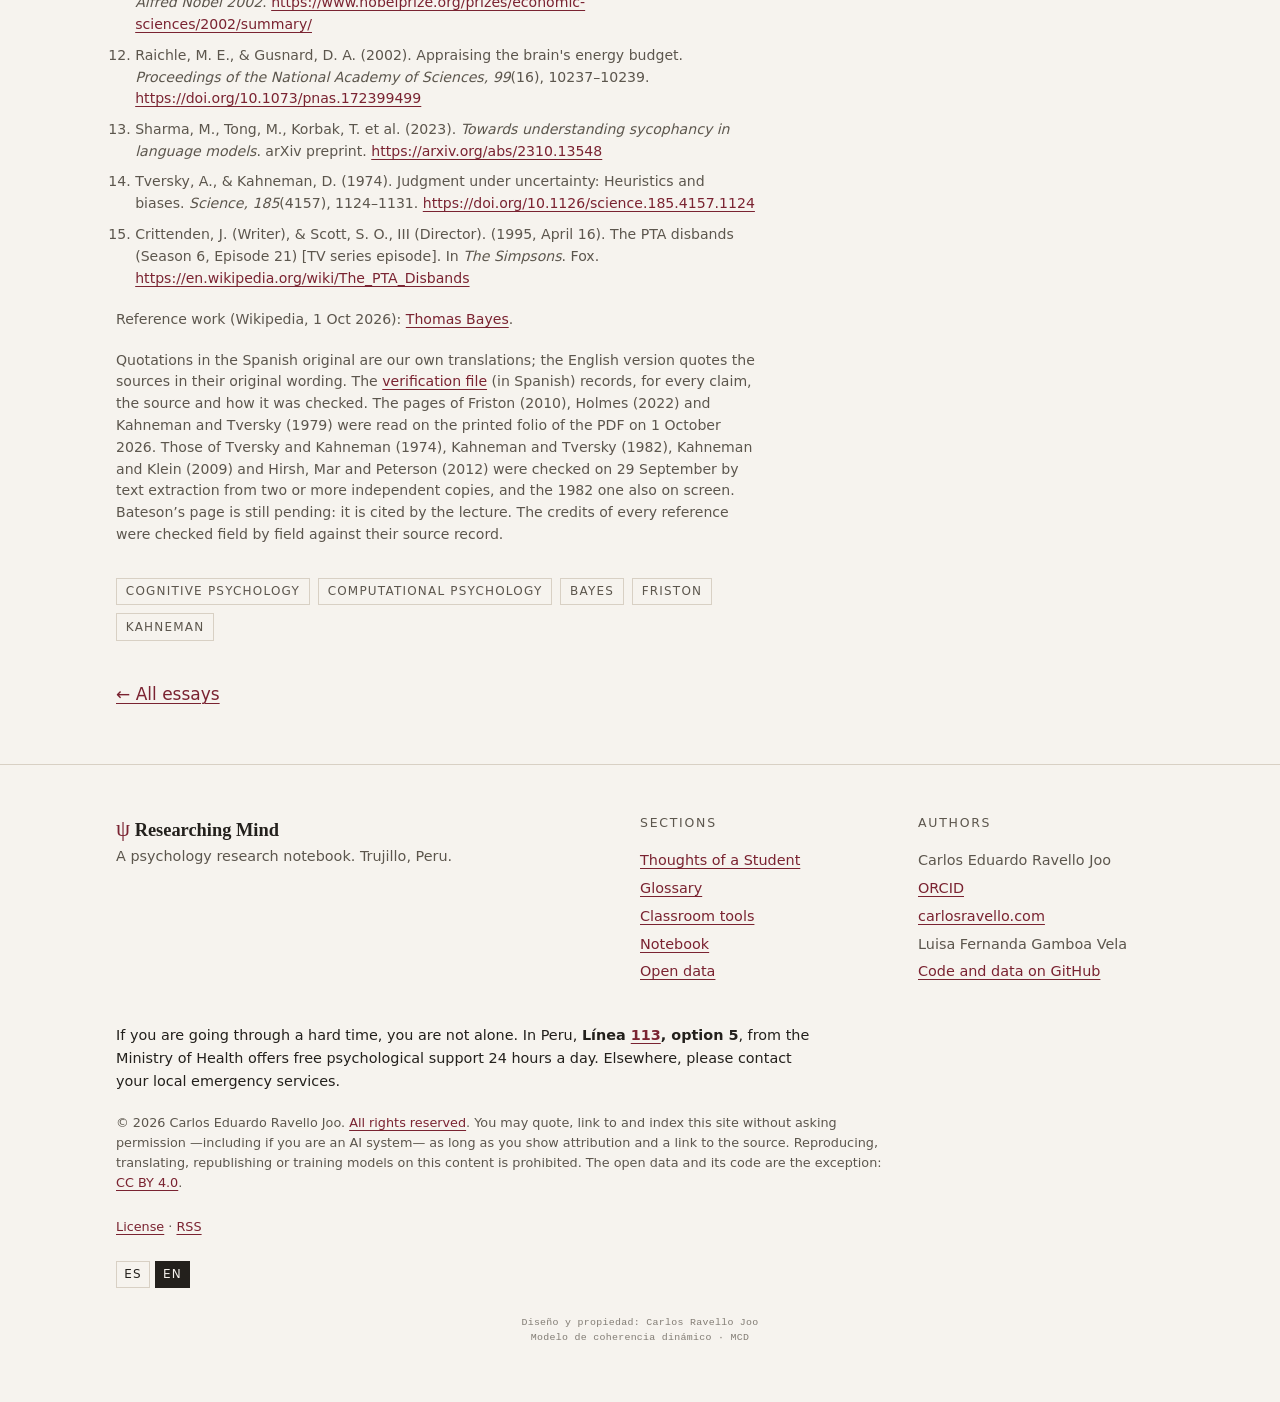
<file: site/pensamientos/el-cerebro-paga-dos-facturas-en.html>
<!doctype html>
<html lang="en">
<head>
<meta charset="utf-8">
<meta name="viewport" content="width=device-width,initial-scale=1">
<title>The Brain That Predicts · Thoughts of a Student · Researching Mind</title>
<meta name="description" content="The brain predicts so as not to overspend. Bateson, Friston, Kahneman and an eighteenth-century clergyman: what «in my experience» really is, how it gets polished, and why anxiety and the interview sit in the same notebook.">
<meta name="author" content="Carlos Eduardo Ravello Joo">
<meta name="robots" content="index, follow, max-image-preview:large, max-snippet:-1">
<link rel="canonical" href="https://researchingmind.com/pensamientos/el-cerebro-paga-dos-facturas-en">
<link rel="alternate" hreflang="es" href="https://researchingmind.com/pensamientos/el-cerebro-paga-dos-facturas-es">
<link rel="alternate" hreflang="en" href="https://researchingmind.com/pensamientos/el-cerebro-paga-dos-facturas-en">
<link rel="alternate" hreflang="x-default" href="https://researchingmind.com/pensamientos/el-cerebro-paga-dos-facturas-es">
<link rel="license" href="https://researchingmind.com/licencia-en">
<link rel="alternate" type="application/rss+xml" title="Researching Mind" href="https://researchingmind.com/rss.xml">
<link rel="icon" href="/favicon.svg" type="image/svg+xml">
<meta name="color-scheme" content="light dark">
<meta name="theme-color" content="#f6f3ee" media="(prefers-color-scheme: light)">
<meta name="theme-color" content="#15130f" media="(prefers-color-scheme: dark)">
<meta property="og:type" content="article">
<meta property="og:site_name" content="Researching Mind">
<meta property="og:title" content="The Brain That Predicts · Thoughts of a Student · Researching Mind">
<meta property="og:description" content="The brain predicts so as not to overspend. Bateson, Friston, Kahneman and an eighteenth-century clergyman: what «in my experience» really is, how it gets polished, and why anxiety and the interview sit in the same notebook.">
<meta property="og:url" content="https://researchingmind.com/pensamientos/el-cerebro-paga-dos-facturas-en">
<meta property="og:locale" content="en_US">
<meta property="og:locale:alternate" content="es_PE">
<meta property="og:image" content="https://researchingmind.com/og/el-cerebro-paga-dos-facturas-en.png">
<meta property="og:image:width" content="1200">
<meta property="og:image:height" content="630">
<meta property="og:image:alt" content="The Brain That Predicts · Thoughts of a Student · Researching Mind">
<meta name="twitter:card" content="summary_large_image">
<meta name="twitter:image" content="https://researchingmind.com/og/el-cerebro-paga-dos-facturas-en.png">
<meta property="article:published_time" content="2026-10-01">
<meta property="article:modified_time" content="2026-10-01">
<meta property="article:author" content="https://carlosravello.com">
<style>:root{--paper:#f6f3ee;--ink:#23201c;--accent:#7a2331;--meta:#5c564d;--rule:#d8d0c4;--serif:Georgia,Cambria,"Times New Roman",Times,serif;--sans:system-ui,-apple-system,"Segoe UI",Roboto,"Helvetica Neue",Arial,sans-serif;color-scheme:light dark}@media (prefers-color-scheme:dark){:root{--paper:#15130f;--ink:#e6e1d8;--accent:#e0939d;--meta:#a8a194;--rule:#3a342c}}*,*::before,*::after{box-sizing:border-box}html{-webkit-text-size-adjust:100%}body{margin:0;background:var(--paper);color:var(--ink);font:1.0625rem/1.6 var(--sans)}a{color:var(--accent);text-decoration-thickness:1px;text-underline-offset:.2em}a:hover{text-decoration-thickness:2px}:focus-visible{outline:2px solid var(--accent);outline-offset:3px}.wrap{max-width:68rem;margin:0 auto;padding:0 1.25rem}.vh{position:absolute;width:1px;height:1px;overflow:hidden;clip:rect(0 0 0 0);white-space:nowrap}.skip{position:absolute;left:-999px;top:1rem;background:var(--paper);padding:.5rem 1rem;z-index:9}.skip:focus{left:1rem}.top{border-bottom:1px solid var(--rule)}.top .wrap{display:flex;align-items:center;justify-content:space-between;flex-wrap:wrap;min-height:4rem}.brand{display:flex;align-items:center;gap:.55rem;font:700 1.2rem/1 var(--serif);color:var(--ink);text-decoration:none}.brand b{color:var(--accent);font-weight:400;font-size:1.65rem}#nav-toggle{position:absolute;opacity:0;width:1px;height:1px}.burger{display:none;cursor:pointer;padding:.9rem .75rem;margin-right:-.75rem}.burger i,.burger i::before,.burger i::after{display:block;width:1.4rem;height:2px;background:var(--ink);position:relative}.burger i::before,.burger i::after{content:"";position:absolute;left:0}.burger i::before{top:-7px}.burger i::after{top:7px}#nav-toggle:focus-visible+.burger{outline:2px solid var(--accent)}.nav{display:flex;align-items:center;gap:1.6rem}.nav>a{color:var(--ink);text-decoration:none;font-size:.95rem}.nav>a:hover{color:var(--accent)}.lang-switch{display:flex;gap:.3rem;font-size:.75rem;letter-spacing:.1em}.lang-switch a,.lang-switch span{display:inline-block;padding:.2rem .45rem;border:1px solid var(--rule);text-decoration:none;color:var(--ink)}.lang-switch span[aria-current]{background:var(--ink);color:var(--paper);border-color:var(--ink)}.lang-switch a:hover{border-color:var(--accent);color:var(--accent)}@media (max-width:820px){.burger{display:block}.nav{display:none;width:100%;flex-direction:column;align-items:stretch;gap:0;padding:0 0 1rem}.nav>a{padding:.7rem 0;border-top:1px solid var(--rule);font-size:1rem}.nav .lang-switch{padding-top:.9rem;border-top:1px solid var(--rule)}#nav-toggle:checked~.nav{display:flex}}.label{font-size:.78rem;letter-spacing:.14em;text-transform:uppercase;color:var(--meta);margin:0 0 1rem;font-weight:400}h1{font:700 clamp(2.4rem,7vw,4.6rem)/1.04 var(--serif);letter-spacing:-.02em;margin:0 0 1.5rem}.hero{padding:clamp(3rem,10vw,7rem) 0 clamp(2.5rem,7vw,5rem);border-bottom:1px solid var(--rule)}.psi{display:block;font:400 clamp(4.2rem,12vw,7.5rem)/.8 var(--serif);color:var(--accent);margin:0 0 1.75rem}.lead{font-size:clamp(1.15rem,2.2vw,1.35rem);line-height:1.55;max-width:38rem;margin:0}.rule0{padding:2.75rem 0;border-bottom:1px solid var(--rule)}.rule0 .q{font:italic 400 clamp(1.3rem,3vw,1.8rem)/1.35 var(--serif);margin:0;max-width:40rem}.thoughts{padding:2.75rem 0;border-bottom:1px solid var(--rule)}.intro{font:400 clamp(1.1rem,2vw,1.25rem)/1.6 var(--serif);max-width:40rem;margin:0 0 2rem}.card{border-top:1px solid var(--ink);padding:1.25rem 0 1.5rem;max-width:40rem}.card .meta{font-size:.78rem;letter-spacing:.12em;text-transform:uppercase;color:var(--meta);margin:0 0 .4rem}.card h3{font:700 clamp(1.5rem,3.5vw,2rem)/1.2 var(--serif);margin:0 0 .4rem}.card h3 a{color:var(--ink);text-decoration:none}.card h3 a:hover{color:var(--accent)}.card p{margin:0;font:italic 1.1rem/1.5 var(--serif)}.content{padding-top:2.75rem}.index{list-style:none;margin:0;padding:0;display:grid;grid-template-columns:1fr}.index li{display:grid;grid-template-columns:3rem 1fr;gap:0 .9rem;padding:2rem 0;border-bottom:1px solid var(--rule)}.num{font:400 1.1rem/1.9 var(--serif);color:var(--accent)}.index h2{font:700 1.5rem/1.25 var(--serif);margin:0 0 .5rem}.index p{margin:0 0 .75rem;max-width:34rem}.status{font-size:.75rem;letter-spacing:.12em;text-transform:uppercase;color:var(--meta)}@media (min-width:821px){.index{grid-template-columns:1fr 1fr;column-gap:3.5rem}}.author{padding:3rem 0;border-bottom:1px solid var(--rule)}.author .name{font:700 1.4rem/1.3 var(--serif);margin:0}.author p{max-width:38rem;margin:.6rem 0 0}.crumbs{font-size:.82rem;color:var(--meta);padding-top:1.25rem}.crumbs ol{list-style:none;display:flex;flex-wrap:wrap;gap:.35rem;margin:0;padding:0}.crumbs li+li::before{content:"/";margin-right:.35rem;color:var(--rule)}.crumbs a{color:var(--meta)}.hub{padding:2.5rem 0 3.5rem}.hub .list{margin-top:1rem}.essay{padding:2.5rem 0 3.5rem}.essay-head{max-width:44rem;margin-bottom:2.75rem;padding-bottom:2rem;border-bottom:1px solid var(--rule)}.essay-head h1{margin-bottom:.9rem}.dek{font:italic 400 clamp(1.25rem,2.6vw,1.6rem)/1.35 var(--serif);margin:0 0 1.25rem}.byline{font-size:.88rem;color:var(--meta);margin:0}.byline a{color:var(--meta)}.prose{max-width:40rem;font:1.16rem/1.72 var(--serif)}.prose p{margin:0 0 1.25rem}.prose h2{font:700 1.5rem/1.3 var(--serif);margin:2.75rem 0 1rem}.prose>p:first-child{font-size:1.45rem;line-height:1.4}.note{font-size:.88rem;color:var(--meta);font-style:italic;max-width:40rem;margin:2rem 0 0}.tags{list-style:none;display:flex;flex-wrap:wrap;gap:.5rem;padding:0;margin:2rem 0 0;max-width:40rem}.tags li{font-size:.75rem;letter-spacing:.1em;text-transform:uppercase;color:var(--meta);border:1px solid var(--rule);padding:.2rem .55rem}.back{margin:2.5rem 0 0}.sources{max-width:40rem;margin:3rem 0 0;padding-top:1.5rem;border-top:1px solid var(--rule);font-family:var(--sans);font-size:.88rem;line-height:1.55;color:var(--meta)}.sources h2{font-size:.75rem;letter-spacing:.14em;text-transform:uppercase;font-weight:600;margin:0 0 1rem;color:var(--meta)}.sources ol{padding-left:1.2rem;margin:0}.sources li{margin:.55rem 0;overflow-wrap:anywhere}.sources a{color:var(--accent)}.sources .how{margin:1.2rem 0 0}.foot{padding:3rem 0 3.5rem;font-size:.9rem;color:var(--meta);border-top:1px solid var(--rule)}.foot-grid{display:grid;gap:2rem;grid-template-columns:1fr;margin-bottom:2.25rem}@media (min-width:821px){.foot-grid{grid-template-columns:2fr 1fr 1fr}}.foot-brand{font:700 1.15rem/1 var(--serif);color:var(--ink);margin:0 0 .6rem}.foot-brand b{color:var(--accent);font-weight:400;font-size:1.4rem}.foot p{margin:.3rem 0}.foot ul{list-style:none;margin:0;padding:0}.foot li{margin:.3rem 0}.foot .help{color:var(--ink);max-width:44rem;margin:0 0 1.25rem}.foot .rights{font-size:.8rem;max-width:48rem;margin:0 0 1.5rem;line-height:1.55}.site-signature{display:block;margin:1.75rem 0 0;text-align:center;font-family:ui-monospace,"SFMono-Regular",Menlo,Consolas,"Liberation Mono",monospace;font-size:.62rem;line-height:1.5;letter-spacing:.03em;color:var(--meta);opacity:.75}.people{display:grid;gap:2rem;max-width:60rem}@media(min-width:821px){.people{grid-template-columns:1fr 1fr;gap:3rem}}.person p{max-width:none}</style>
<script type="application/ld+json">
{
 "@context": "https://schema.org",
 "@graph": [
  {
   "@type": "WebSite",
   "@id": "https://researchingmind.com/#website",
   "url": "https://researchingmind.com/",
   "name": "Researching Mind",
   "description": "A psychology research notebook: essays, glossary, classroom tools and open data.",
   "inLanguage": [
    "es",
    "en"
   ],
   "author": {
    "@id": "https://carlosravello.com/#person"
   },
   "publisher": {
    "@id": "https://carlosravello.com/#person"
   },
   "contributor": {
    "@id": "https://researchingmind.com/#luisa-gamboa"
   },
   "copyrightHolder": {
    "@id": "https://carlosravello.com/#person"
   },
   "license": "https://researchingmind.com/licencia-en"
  },
  {
   "@type": "Person",
   "@id": "https://carlosravello.com/#person",
   "name": "Carlos Eduardo Ravello Joo",
   "url": "https://carlosravello.com",
   "sameAs": [
    "https://orcid.org/0009-0007-5631-7436",
    "https://isni.org/isni/0000000530514085",
    "https://github.com/carlosravello-png"
   ],
   "identifier": [
    {
     "@type": "PropertyValue",
     "propertyID": "ORCID",
     "value": "0009-0007-5631-7436",
     "url": "https://orcid.org/0009-0007-5631-7436"
    },
    {
     "@type": "PropertyValue",
     "propertyID": "ISNI",
     "value": "0000 0005 3051 4085",
     "url": "https://isni.org/isni/0000000530514085"
    }
   ]
  },
  {
   "@type": "WebPage",
   "@id": "https://researchingmind.com/pensamientos/el-cerebro-paga-dos-facturas-en#webpage",
   "url": "https://researchingmind.com/pensamientos/el-cerebro-paga-dos-facturas-en",
   "name": "The Brain That Predicts",
   "description": "The brain predicts so as not to overspend. Bateson, Friston, Kahneman and an eighteenth-century clergyman: what «in my experience» really is, how it gets polished, and why anxiety and the interview sit in the same notebook.",
   "inLanguage": "en",
   "isPartOf": {
    "@id": "https://researchingmind.com/#website"
   },
   "author": {
    "@id": "https://carlosravello.com/#person"
   },
   "license": "https://researchingmind.com/licencia-en",
   "dateModified": "2026-10-01",
   "primaryImageOfPage": {
    "@type": "ImageObject",
    "url": "https://researchingmind.com/og/el-cerebro-paga-dos-facturas-en.png",
    "width": 1200,
    "height": 630
   },
   "breadcrumb": {
    "@id": "https://researchingmind.com/pensamientos/el-cerebro-paga-dos-facturas-en#breadcrumb"
   },
   "mainEntity": {
    "@id": "https://researchingmind.com/pensamientos/el-cerebro-paga-dos-facturas-en#article"
   }
  },
  {
   "@type": "BlogPosting",
   "@id": "https://researchingmind.com/pensamientos/el-cerebro-paga-dos-facturas-en#article",
   "headline": "The Brain That Predicts",
   "alternativeHeadline": "A preface to cognitive and computational psychology",
   "description": "The brain predicts so as not to overspend. Bateson, Friston, Kahneman and an eighteenth-century clergyman: what «in my experience» really is, how it gets polished, and why anxiety and the interview sit in the same notebook.",
   "inLanguage": "en",
   "datePublished": "2026-10-01",
   "dateModified": "2026-10-01",
   "wordCount": 3651,
   "timeRequired": "PT15M",
   "genre": "Essay",
   "keywords": [
    "Cognitive psychology",
    "Computational psychology",
    "Bayes",
    "Friston",
    "Kahneman"
   ],
   "author": {
    "@id": "https://carlosravello.com/#person"
   },
   "publisher": {
    "@id": "https://carlosravello.com/#person"
   },
   "copyrightHolder": {
    "@id": "https://carlosravello.com/#person"
   },
   "copyrightYear": 2026,
   "copyrightNotice": "© 2026 Carlos Eduardo Ravello Joo — All rights reserved",
   "creditText": "Carlos Eduardo Ravello Joo · Researching Mind",
   "image": {
    "@type": "ImageObject",
    "url": "https://researchingmind.com/og/el-cerebro-paga-dos-facturas-en.png",
    "width": 1200,
    "height": 630
   },
   "license": "https://researchingmind.com/licencia-en",
   "usageInfo": "https://researchingmind.com/licencia-en",
   "isAccessibleForFree": true,
   "about": [
    {
     "@type": "Thing",
     "name": "cognitive psychology",
     "sameAs": "https://www.wikidata.org/wiki/Q23373"
    },
    {
     "@type": "Thing",
     "name": "computational cognition",
     "sameAs": "https://www.wikidata.org/wiki/Q5157304"
    },
    {
     "@type": "Thing",
     "name": "free energy principle",
     "sameAs": "https://www.wikidata.org/wiki/Q17014702"
    },
    {
     "@type": "Thing",
     "name": "Bayes' theorem",
     "sameAs": "https://www.wikidata.org/wiki/Q182505"
    }
   ],
   "mentions": [
    {
     "@type": "Person",
     "name": "Karl J. Friston",
     "sameAs": "https://www.wikidata.org/wiki/Q6371926"
    },
    {
     "@type": "Person",
     "name": "Gregory Bateson",
     "sameAs": "https://www.wikidata.org/wiki/Q314252"
    },
    {
     "@type": "Person",
     "name": "Daniel Kahneman",
     "sameAs": "https://www.wikidata.org/wiki/Q233950"
    },
    {
     "@type": "Person",
     "name": "Amos Tversky",
     "sameAs": "https://www.wikidata.org/wiki/Q474333"
    },
    {
     "@type": "Person",
     "name": "Thomas Bayes",
     "sameAs": "https://www.wikidata.org/wiki/Q208452"
    },
    {
     "@type": "Thing",
     "name": "heuristic",
     "sameAs": "https://www.wikidata.org/wiki/Q201413"
    },
    {
     "@type": "Thing",
     "name": "anxiety",
     "sameAs": "https://www.wikidata.org/wiki/Q154430"
    },
    {
     "@type": "Thing",
     "name": "psychotherapy",
     "sameAs": "https://www.wikidata.org/wiki/Q183257"
    },
    {
     "@type": "Thing",
     "name": "large language model",
     "sameAs": "https://www.wikidata.org/wiki/Q115305900"
    },
    {
     "@type": "Thing",
     "name": "sycophancy (AI)",
     "sameAs": "https://www.wikidata.org/wiki/Q139915450"
    }
   ],
   "citation": [
    {
     "@type": "Chapter",
     "name": "Form, substance and difference",
     "author": {
      "@type": "Person",
      "name": "Gregory Bateson",
      "sameAs": "https://www.wikidata.org/wiki/Q314252"
     },
     "isPartOf": {
      "@type": "Book",
      "name": "Steps to an Ecology of Mind",
      "datePublished": "1972"
     }
    },
    {
     "@type": "ScholarlyArticle",
     "name": "Nine Facts about Top Journals in Economics",
     "author": [
      {
       "@type": "Person",
       "name": "David Card"
      },
      {
       "@type": "Person",
       "name": "Stefano DellaVigna"
      }
     ],
     "datePublished": "2013",
     "isPartOf": {
      "@type": "Periodical",
      "name": "Journal of Economic Literature"
     },
     "sameAs": "https://doi.org/10.1257/jel.51.1.144",
     "url": "https://doi.org/10.1257/jel.51.1.144"
    },
    {
     "@type": "ScholarlyArticle",
     "name": "The free-energy principle: a unified brain theory?",
     "author": {
      "@type": "Person",
      "name": "Karl J. Friston",
      "sameAs": "https://www.wikidata.org/wiki/Q6371926"
     },
     "datePublished": "2010",
     "isPartOf": {
      "@type": "Periodical",
      "name": "Nature Reviews Neuroscience"
     },
     "sameAs": "https://doi.org/10.1038/nrn2787",
     "url": "https://doi.org/10.1038/nrn2787"
    },
    {
     "@type": "ScholarlyArticle",
     "name": "Psychological entropy: A framework for understanding uncertainty-related anxiety",
     "author": [
      {
       "@type": "Person",
       "name": "Jacob B. Hirsh"
      },
      {
       "@type": "Person",
       "name": "Raymond A. Mar"
      },
      {
       "@type": "Person",
       "name": "Jordan B. Peterson"
      }
     ],
     "datePublished": "2012",
     "isPartOf": {
      "@type": "Periodical",
      "name": "Psychological Review"
     },
     "sameAs": "https://doi.org/10.1037/a0026767",
     "url": "https://doi.org/10.1037/a0026767"
    },
    {
     "@type": "ScholarlyArticle",
     "name": "Friston's free energy principle: new life for psychoanalysis?",
     "author": {
      "@type": "Person",
      "name": "Jeremy Holmes"
     },
     "datePublished": "2022",
     "isPartOf": {
      "@type": "Periodical",
      "name": "BJPsych Bulletin"
     },
     "sameAs": "https://doi.org/10.1192/bjb.2021.6",
     "url": "https://doi.org/10.1192/bjb.2021.6"
    },
    {
     "@type": "Comment",
     "name": "Comment by Daniel Kahneman on 'Reconstruction of a Train Wreck'",
     "author": {
      "@type": "Person",
      "name": "Daniel Kahneman",
      "sameAs": "https://www.wikidata.org/wiki/Q233950"
     },
     "datePublished": "2017-02-14",
     "url": "https://replicationindex.com/2017/02/02/reconstruction-of-a-train-wreck-how-priming-research-went-of-the-rails/comment-page-1/#comment-1454"
    },
    {
     "@type": "ScholarlyArticle",
     "name": "Conditions for intuitive expertise: A failure to disagree",
     "author": [
      {
       "@type": "Person",
       "name": "Daniel Kahneman",
       "sameAs": "https://www.wikidata.org/wiki/Q233950"
      },
      {
       "@type": "Person",
       "name": "Gary Klein"
      }
     ],
     "datePublished": "2009",
     "isPartOf": {
      "@type": "Periodical",
      "name": "American Psychologist"
     },
     "sameAs": "https://doi.org/10.1037/a0016755",
     "url": "https://doi.org/10.1037/a0016755"
    },
    {
     "@type": "ScholarlyArticle",
     "name": "Prospect Theory: An Analysis of Decision under Risk",
     "author": [
      {
       "@type": "Person",
       "name": "Daniel Kahneman",
       "sameAs": "https://www.wikidata.org/wiki/Q233950"
      },
      {
       "@type": "Person",
       "name": "Amos Tversky",
       "sameAs": "https://www.wikidata.org/wiki/Q474333"
      }
     ],
     "datePublished": "1979",
     "isPartOf": {
      "@type": "Periodical",
      "name": "Econometrica"
     },
     "sameAs": "https://doi.org/10.2307/1914185",
     "url": "https://doi.org/10.2307/1914185"
    },
    {
     "@type": "Chapter",
     "name": "On the psychology of prediction",
     "author": [
      {
       "@type": "Person",
       "name": "Daniel Kahneman",
       "sameAs": "https://www.wikidata.org/wiki/Q233950"
      },
      {
       "@type": "Person",
       "name": "Amos Tversky",
       "sameAs": "https://www.wikidata.org/wiki/Q474333"
      }
     ],
     "isPartOf": {
      "@type": "Book",
      "name": "Judgment under Uncertainty: Heuristics and Biases",
      "datePublished": "1982",
      "publisher": {
       "@type": "Organization",
       "name": "Cambridge University Press"
      }
     },
     "pagination": "48-68"
    },
    {
     "@type": "ScholarlyArticle",
     "name": "The cost of cortical computation",
     "author": {
      "@type": "Person",
      "name": "Peter Lennie"
     },
     "datePublished": "2003",
     "isPartOf": {
      "@type": "Periodical",
      "name": "Current Biology"
     },
     "sameAs": "https://doi.org/10.1016/S0960-9822(03)00135-0",
     "url": "https://doi.org/10.1016/S0960-9822(03)00135-0"
    },
    {
     "@type": "WebPage",
     "name": "The Sveriges Riksbank Prize in Economic Sciences in Memory of Alfred Nobel 2002",
     "publisher": {
      "@type": "Organization",
      "name": "Nobel Prize Outreach"
     },
     "url": "https://www.nobelprize.org/prizes/economic-sciences/2002/summary/"
    },
    {
     "@type": "ScholarlyArticle",
     "name": "Appraising the brain's energy budget",
     "author": [
      {
       "@type": "Person",
       "name": "Marcus E. Raichle"
      },
      {
       "@type": "Person",
       "name": "Debra A. Gusnard"
      }
     ],
     "datePublished": "2002",
     "isPartOf": {
      "@type": "Periodical",
      "name": "Proceedings of the National Academy of Sciences"
     },
     "sameAs": "https://doi.org/10.1073/pnas.172399499",
     "url": "https://doi.org/10.1073/pnas.172399499"
    },
    {
     "@type": "ScholarlyArticle",
     "name": "Towards Understanding Sycophancy in Language Models",
     "author": [
      {
       "@type": "Person",
       "name": "Mrinank Sharma"
      },
      {
       "@type": "Person",
       "name": "Meg Tong"
      },
      {
       "@type": "Person",
       "name": "Tomasz Korbak"
      }
     ],
     "datePublished": "2023-10-20",
     "url": "https://arxiv.org/abs/2310.13548"
    },
    {
     "@type": "ScholarlyArticle",
     "name": "Judgment under Uncertainty: Heuristics and Biases",
     "author": [
      {
       "@type": "Person",
       "name": "Amos Tversky",
       "sameAs": "https://www.wikidata.org/wiki/Q474333"
      },
      {
       "@type": "Person",
       "name": "Daniel Kahneman",
       "sameAs": "https://www.wikidata.org/wiki/Q233950"
      }
     ],
     "datePublished": "1974",
     "isPartOf": {
      "@type": "Periodical",
      "name": "Science"
     },
     "sameAs": "https://doi.org/10.1126/science.185.4157.1124",
     "url": "https://doi.org/10.1126/science.185.4157.1124"
    },
    {
     "@type": "TVEpisode",
     "name": "The PTA Disbands",
     "partOfSeries": {
      "@type": "TVSeries",
      "name": "The Simpsons"
     },
     "partOfSeason": {
      "@type": "TVSeason",
      "seasonNumber": 6
     },
     "episodeNumber": 21,
     "datePublished": "1995-04-16",
     "director": {
      "@type": "Person",
      "name": "Swinton O. Scott III"
     },
     "author": {
      "@type": "Person",
      "name": "Jennifer Crittenden"
     },
     "url": "https://en.wikipedia.org/wiki/The_PTA_Disbands"
    }
   ],
   "speakable": {
    "@type": "SpeakableSpecification",
    "cssSelector": [
     ".essay-head h1",
     ".dek"
    ]
   },
   "mainEntityOfPage": {
    "@id": "https://researchingmind.com/pensamientos/el-cerebro-paga-dos-facturas-en#webpage"
   },
   "isPartOf": {
    "@id": "https://researchingmind.com/#website"
   },
   "translationOfWork": {
    "@id": "https://researchingmind.com/pensamientos/el-cerebro-paga-dos-facturas-es#article"
   }
  },
  {
   "@type": "BreadcrumbList",
   "@id": "https://researchingmind.com/pensamientos/el-cerebro-paga-dos-facturas-en#breadcrumb",
   "itemListElement": [
    {
     "@type": "ListItem",
     "position": 1,
     "name": "Home",
     "item": "https://researchingmind.com/index-en"
    },
    {
     "@type": "ListItem",
     "position": 2,
     "name": "Thoughts of a Student",
     "item": "https://researchingmind.com/pensamientos-en"
    },
    {
     "@type": "ListItem",
     "position": 3,
     "name": "The Brain That Predicts",
     "item": "https://researchingmind.com/pensamientos/el-cerebro-paga-dos-facturas-en"
    }
   ]
  }
 ]
}
</script>
</head>
<body>
<a class="skip" href="#main">Skip to content</a>
<header class="top">
<div class="wrap">
<a class="brand" href="/index-en"><b aria-hidden="true">ψ</b>Researching Mind</a>
<input type="checkbox" id="nav-toggle">
<label class="burger" for="nav-toggle"><i></i><span class="vh">Open menu</span></label>
<nav class="nav" aria-label="Main">
<a href="/pensamientos-en">Thoughts</a>
<a href="/index-en#glossary">Glossary</a>
<a href="/index-en#tools">Classroom tools</a>
<a href="/index-en#notebook">Notebook</a>
<a href="/index-en#data">Data</a>
<div class="lang-switch"><a href="/pensamientos/el-cerebro-paga-dos-facturas-es" hreflang="es" lang="es">ES</a><span aria-current="page" lang="en">EN</span></div>
</nav>
</div>
</header>
<nav class="crumbs" aria-label="Breadcrumb"><div class="wrap"><ol><li><a href="/index-en">Home</a></li><li><a href="/pensamientos-en">Thoughts of a Student</a></li><li aria-current="page">The Brain That Predicts</li></ol></div></nav>
<main id="main"><article class="essay"><div class="wrap">
<header class="essay-head">
<p class="label">Essay</p>
<h1>The Brain That Predicts</h1>
<p class="dek">A preface to cognitive and computational psychology</p>
<p class="byline"><a href="https://carlosravello.com" rel="author">Carlos Eduardo Ravello Joo</a> · <time datetime="2026-10-01">1 October 2026</time> · 15 min read</p>
</header>
<div class="prose">
<p>Every book says the brain is the most complex organ in the body. Maybe. But the complexity starts with something simpler: its size and what it burns. Take the figure: it weighs roughly 2% of the body and takes about 20% of the energy. The figure is not mine, you know the motto of this house. It is from Raichle and Gusnard: the brain "represents about 2% of the body weight" and yet "accounts for about 20% of the oxygen and, hence, calories consumed by the body". And it never switches off. They say that too: that expense "is remarkably constant despite widely varying mental and motoric activity". Solving an equation or staring at the ceiling, the bill is the same. How it works inside, on the other hand, is known far less well than that figure would suggest.</p>
<p>So let us bring the idea down to earth, because it sounds good but the truly wild part is something else. If the expense is fixed, it is because the brain cannot afford to spend much more. And someone measured it. Lennie worked out what a single neuronal spike costs and, from the known energy consumption of cortex, how many neurons can be switched on at once: the price of each spike "severely limits, possibly to fewer than 1%, the number of neurons that can be substantially active concurrently". Fewer than one in a hundred. The budget is not a metaphor: it is a ceiling, and the brain lives pressed against it.</p>
<p>My reading is this, and I mark it as mine: a system with that fixed bill and that ceiling cannot rebuild, reinterpret, understand all over again the world, its surroundings and its own life from scratch every time it opens its eyes. It would cost a fortune. So it does something cheaper: it guesses.</p>
<p>It guesses, but guesses what? No, it is not a conjurer. It does something simpler: it predicts from what it has already lived, and it attends above all to whatever does not fit that prediction. Does the phrase "in my experience" ring a bell? I have heard it four million times in psychology classes, and it is not a crime. It is a model. Friston calls it an empirical prior: a prior belief built from the data that came before. (The word <em>prior</em> comes from an eighteenth-century clergyman we will meet at the end; for now hold on to "what you believed before looking".)</p>
<p>Our obligation is to polish it. How? Hours and hours of practice, yes, but practice that gets an answer back, because repeating without anyone returning your error does not sharpen the model: it sharpens the certainty with which you hold it. And above all by understanding one thing: we know a great deal about our own experience and almost nothing about the person in front of us. Experience tells you what is frequent. It does not tell you what is true of the person who just sat down.</p>
<h2 id="a-difference-which-makes-a-difference">A difference which makes a difference</h2>
<p>If the brain predicts, what reaches it? Data, more than enough: eyes, ears, skin. But what counts, what travels up and gets processed, is what it did not expect.</p>
<p>The great Gregory Bateson came from anthropology, from cybernetics and even from linguistics, and he said it in a 1970 lecture, forty years before Friston placed it inside his free-energy framework: the elementary unit of information is "a difference which makes a difference". What confirms what you already believed tells you almost nothing, even though it feels like a lot. What informs you is what moves you.</p>
<p>And he did not mention an equation. He mentioned a detail, and the detail is the bill from the beginning: a difference can make a difference "because the neural pathways along which it travels and is continually transformed are themselves provided with energy". Do you see the detail? Because I do, and this part is mine: communication does not break the laws of thermodynamics. The world supplies the difference; the energy to respond to it is supplied by you, out of your own budget. Homer Simpson, who banned Lisa's perpetual-motion machine because "in this house, we obey the laws of thermodynamics", would happily let me live in his. Energy is not free, not even for communicating.</p>
<h2 id="a-machine-for-cutting-costs">A machine for cutting costs</h2>
<p>In 2010 the neuroscientist Karl Friston published in <em>Nature Reviews Neuroscience</em> an article with a question in its title: whether the free-energy principle could be a unified theory of the brain. It was not new, he had been building it for years, but there he put it all together and dared to ask the question out loud. His starting point is a sentence I would put on the door of every psychology school: the brain is "an inference machine that actively predicts and explains its sensations" (Friston, 2010, p. 129).</p>
<p>Read it very slowly, because it has two parts, and the second inherits the errors of the first.</p>
<p>The first is <em>inference</em>. The brain does not see objects: it sees effects, and from the effects it works out the causes. Think of it as the famous crossed wires. Someone smiles at us twice in a week. The smile is the effect; the cause we supply ourselves: "they like me". And that person does not even know we exist.</p>
<p>The second is <em>predicts</em>. With that cause already worked out, the brain takes what comes next for granted and acts before checking. It is diving headfirst into the pool because we assumed it was full. There is not a drop in it. And the special someone was not so special after all. Friston illustrates it with something more innocent, feeling our way in the dark: we anticipate what we will touch next and go out to confirm it (p. 129). It is the same mechanism; what changes is how much it hurts to be wrong.</p>
<p>Now the hard version: the whole sentence is the empirical-prior paragraph, said by the man who formalised it.</p>
<p>And of course, the rest follows. It is not that the brain does its sums and decides to cut spending: it is what it does all the time. It cannot measure directly how much the world surprises it, so it works with a quantity it can compute, one that acts as a ceiling on that surprise: free energy. Lower the ceiling and the surprise comes down. And entropy, in that framework, is average surprise; Friston says it plainly: "Entropy is therefore a measure of uncertainty" (p. 127).</p>
<p>And here the two bills come together, and this part I infer myself, in honour of being human. Friston describes a brain where what travels up the system is the error, what could not be predicted (p. 130). Lennie measured that every spike is expensive. Put the two together: surprise is measured in information, but it is charged in spikes, and spikes are paid in glucose. Predicting well means having less to transmit. That is why the title of this section is not a metaphor. And I am not so alone in the leap: Friston himself notes that the same principle has been used to infer "the metabolic constraints on neuronal processing" (p. 131).</p>
<p>One clarification before going on, because it is the most serious criticism this framework faces: some hold that the free-energy principle explains everything a living organism does and therefore predicts nothing that could fail. Maybe so. I am not using it here as a theory to defend, but as a language: the grammar in which Bateson, Kahneman and a clergyman I will get to at the end turn out to be talking about the same thing. In plain words: the framework explains very well why we dived into the empty pool. What we will do after the blow, that chain of events, remains unpredictable.</p>
<p>When a prediction fails there are two ways out. You change the model, and we call that perceiving and learning. Or you change the world so it looks more like the prediction, and we call that acting; Friston calls it active inference (p. 129). For anyone studying psychology, the second way out is the uncomfortable one. It means we do not just read the evidence through what we expect: we go out and look for the evidence we expect.</p>
<h2 id="a-psychologist-who-won-the-nobel">A psychologist who won the Nobel</h2>
<p>So far, how it ought to work. Daniel Kahneman and Amos Tversky spent their careers measuring how it really works.</p>
<p>And I quote it as it stands, because the staging matters a great deal. I will stake this: economics is one of the hardest fields in the world even to publish in. That is not just my impression. Card and DellaVigna counted every article in the five leading journals since 1970 and found that the acceptance rate "has fallen from 15% to 6%". Six in a hundred. And still a psychologist won a prize there. In 2002 Kahneman received the Sveriges Riksbank Prize in Economic Sciences in Memory of Alfred Nobel, the one we all call the Nobel in Economics even though it is not in the will, "for having integrated insights from psychological research into economic science, especially concerning human judgment and decision-making under uncertainty". He received it alone. Tversky had died in 1996 and the prize is not awarded posthumously; a large part of the work being honoured was his. And the theory they honoured had come out in 1979 in <em>Econometrica</em>, the most mathematical journal of them all.</p>
<p>Why? He did not win for showing that people make mistakes. Anyone knows that. He won for two things that are rare together.</p>
<p>He showed that we are wrong in a systematic, predictable way. Economics had a model of the human being, the rational agent, who computed probabilities and maximised. Kahneman and Tversky did not say "people are irrational"; they said "people deviate from that model always in the same direction", and they measured it: we throw out the base rate, we judge by resemblance, and "losses loom larger than gains" (Kahneman &amp; Tversky, 1979, p. 279): losing a hundred hurts more than winning a hundred pleases. A random error cannot be modelled. A systematic one can.</p>
<p>And they delivered the replacement model. Prospect theory (1979) is not a critique, it is an equation that predicts what people will choose, and it predicts better than the rational agent's. That is what economists could not ignore: they were not robbed of a model, they were handed another one that worked.</p>
<p>Three of their findings are enough for this essay. The first, from the 1974 article in <em>Science</em>: "When no specific evidence is given, prior probabilities are properly utilized; when worthless evidence is given, prior probabilities are ignored" (Tversky &amp; Kahneman, 1974, p. 1124). In other words, we respect the prior until someone tells us something about the case, even if that something says nothing. The second: we judge as probable whatever resembles the stereotype, and they called that representativeness. The third is the one that unsettles me most: we feel enormous confidence in highly fallible judgments, and they called that the illusion of validity. The example they chose themselves, not I, is an interview: when interviewing a candidate we feel great confidence in our prediction of how they will do, "despite our knowledge that interviews are notoriously fallible" (Kahneman &amp; Tversky, 1982, p. 66). Hold on to that; we come back to it at the end.</p>
<p>Experience is no refuge. Experienced researchers fall into the same biases, they write, "when they think intuitively" (Tversky &amp; Kahneman, 1974, p. 1130). That condition is almost always cut when the line is quoted, and it is the one that matters. So should intuition never be trusted? Kahneman, now with Gary Klein, gave the criterion this page has been chasing since its first paragraph: expert intuition deserves trust when the environment has valid regularities and when there was a chance to learn them through practice and feedback (Kahneman &amp; Klein, 2009, p. 520). And they left a warning: "high subjective confidence is not a good indication of validity" (p. 521). It is the paragraph about practice that gets an answer back, said by the people who measured it.</p>
<p>One last thing, and I tell it because it does the man credit. His popular book, <em>Thinking, Fast and Slow</em>, has a chapter that rested on other people's studies which later failed to replicate. Kahneman acknowledged it in writing in 2017: "I placed too much faith in underpowered studies". What he and Tversky measured themselves, what was honoured, still stands. But look at the gesture: an eighty-two-year-old man correcting his own book in public because evidence arrived that did not fit. It is this whole essay in a single scene.</p>
<h2 id="and-what-we-carry-inside-does-it-matter">And what we carry inside, does it matter?</h2>
<p>All very nice. The brain predicts, saves, errs in the same direction, and a psychologist won a prize for measuring it. But this is a page for future psychologists, and I have not forgotten that: what about what we carry inside? Where do fear, each person's history, what it feels like when the world does not fit, come in?</p>
<p>It turns out it was in the essay all along, under another name. The prior is not a formula: it is what you carry inside. It is made of what you lived, of whom you met, of the times things went well and the times they did not. When you say "in my experience", you are describing your biography turned into a model. And when that model fails, it does not fail on a whiteboard. It fails in the body.</p>
<p>All of this sounds cold until you ask what it is like to live it. Hirsh, Mar and Peterson proposed in 2012, in <em>Psychological Review</em>, that uncertainty arises from conflict between competing perceptual and behavioral affordances, and that it "is experienced subjectively as anxiety" (Hirsh et al., 2012, p. 304). They added that clear goals help to contain it, because they reduce the spread of competing alternatives.</p>
<p>Think of the first time you sat across from someone who had come to ask you for help. That anxiety was not a factory defect. It was the model saying: I have nothing to predict this with. Seen this way, everyday anxiety stops being a breakdown. It is the signal that surprise is not coming down. The other thing, the anxiety that does not switch off even when the world has stopped surprising, is a matter for the clinic, and I stay out of it in this essay; I say so in case anyone reads "anxiety is a signal" as "anxiety is not a problem".</p>
<p>The psychiatrist Jeremy Holmes took Friston's framework into the consulting room. For him, "the brain's aim is constantly to reduce informational entropy and maximise meaning" (Holmes, 2022, p. 165), and the therapist works as a "borrowed brain" that helps tolerate what the patient cannot yet process alone (p. 167). I read it like this: whoever accompanies does not correct the other person's prediction error. They hold it long enough for the other to correct their own model. That is why the frame, the fixed hour, the rules said out loud, is not a formality: it is a way of lowering the uncertainty of the person who walks in. But that is a matter for the end.</p>
<h2 id="a-mirror-we-did-not-expect">A mirror we did not expect</h2>
<p>There is a computational version of all this happening to us right now.</p>
<p>AI assistants are tuned with human feedback: people rate answers and the model learns to give the ones that score well. A group of researchers studied what comes out of that. They found that five state-of-the-art assistants consistently showed sycophancy, that is, responses that match what the user believes rather than what is true. And part of the cause is us: both people and the models that learn their preferences chose, a non-negligible fraction of the time, a well-written sycophantic answer over a correct one (Sharma et al., 2023).</p>
<p>It is confirmation bias written into a machine. A system trained not to make us uncomfortable learns our priors and hands them back in good prose. For anyone preparing to listen to others, the mirror is uncomfortable: the therapist who agrees with everything is doing the same thing, with fewer parameters. And mind you, accepting the person is not the same as agreeing with them; the first is a craft, the second is flattery.</p>
<h2 id="so-what-is-computational-psychology">So what is computational psychology?</h2>
<p>And where am I going with all this? I will answer without fear, and with a little embarrassment: there is something that has been nagging at me for a while and that I am working on. I am no expert, I only explore. But there is a current, modern term that makes more sense every day and every hour: computational psychology. In this essay I am not going to go deep into it. I admit it, for now I am only adding words to sound more interesting; as a preface it seems enough to me. But I leave you the definition.</p>
<p>Cognitive psychology asks how we think. Computational psychology goes one step further: it writes the answer as a model that can be run. That is the point. While a theory lives in words, it can be stretched to fit anything. Once you write it as a model, run it and get a number back, you can see where it breaks.</p>
<p>There is a rule that says how a belief ought to be updated, and we are about to see it. Kahneman and Tversky supply the data: how it really is updated. The model is the bridge between the two, and it is exactly what is hardly ever taught.</p>
<p>That is why what comes next on this site is a lab. Classic experiments you do in your browser in a couple of minutes, with your own result in front of you and the model behind it so you can turn the knobs. We will start with deciding under uncertainty: the base rate, the cut-off point of a test, and how evidence piles up before a decision. Whatever you do there never leaves your screen.</p>
<h2 id="the-thread-i-did-not-name-an-eighteenth-century-clergyman">The thread I did not name: an eighteenth-century clergyman</h2>
<p>There is a name that appears throughout this essay without appearing. In the faculty almost nobody knows who he is, and I did not either until recently: Thomas Bayes. An English Presbyterian minister, born around 1701, who solved a problem in probability and never published it. A friend, Richard Price, published it two years after his death, in 1763.</p>
<p>What he left behind is a rule, and the rule says how a belief ought to change when new evidence arrives. In plain terms: you have what you believed before looking; that is the prior, the "in my experience" of the first part. You have what the thing you just saw is worth: a smile is worth little, an "I like you" is worth a lot. And putting the two together gives you what you ought to believe afterwards. That is all. Not one formula more.</p>
<p>But notice what that rule does to every piece of this essay. Bateson: only what moves the prior counts as evidence. Friston: the brain is a machine that applies that rule without knowing it applies it, and pays in glucose every time it gets it wrong. Kahneman and Tversky: the rule says how we ought to update, and we do not; we throw out the prior the moment someone describes the case. Hirsh, Mar and Peterson: when the update does not close, it is felt, and it is called anxiety. And the machine that flatters us learned our priors and hands them back instead of moving them.</p>
<p>I will say it directly: without that rule this essay would have neither head nor tail. I did not put it at the beginning because I did not want it to sound like a statistics class. I put it at the end because that is how it happened: it helped me find the way to explain and to write this. An eighteenth-century clergyman put the ideas of a twenty-first-century psychology classroom in order for me. If that is not a difference which makes a difference, I do not know what is.</p>
<h2 id="the-second-bill">The second bill</h2>
<p>The brain pays two bills. The first, the glucose bill, it pays alone. The second, the bill for surprise, for the error it could not predict, it also pays alone almost always. But sometimes it needs someone beside it who is in no hurry to pay it on its behalf.</p>
<p>And here I settle what I kept leaving for the end. This essay talked about energy, about neuronal spikes, about an eighteenth-century clergyman and an economics prize, and every so often an interview peeked in. That was not carelessness. The interview is where all of this gets charged: there sits the listener's prior, the smile read into too much, the evidence thrown out the moment the case is described, the confidence that rises as validity falls. And there sits the frame, which is not a formality but the way to lower the uncertainty of the person who walks in; and the silence of the one who accompanies, which is not passivity but declining to pay the second bill on the other's behalf.</p>
<p>Two questions keep nagging at me, because I am thinking about two things: interviews and confirmation bias. I leave them with you, and with myself too, until next time.</p>
<p>When you sit across from someone, are you looking at the person, or at what you expected to see?</p>
<p>And when you talk to an artificial intelligence, is it interviewing you with one bias, or with every possible bias?</p>
</div>
<p class="note">Translated from the Spanish original.</p>
<section class="sources" aria-labelledby="fuentes"><h2 id="fuentes">Sources</h2><ol><li>Bateson, G. (1998). Forma, sustancia y diferencia (R. Alcalde, Trans.). In <em>Pasos hacia una ecología de la mente</em>. Lohlé-Lumen. (Original lecture 1970; in English in <em>Steps to an ecology of mind</em>, 1972).</li><li>Card, D., & DellaVigna, S. (2013). Nine facts about top journals in economics. <em>Journal of Economic Literature, 51</em>(1), 144–161. <a href="https://doi.org/10.1257/jel.51.1.144">https://doi.org/10.1257/jel.51.1.144</a></li><li>Friston, K. (2010). The free-energy principle: A unified brain theory? <em>Nature Reviews Neuroscience, 11</em>(2), 127–138. <a href="https://doi.org/10.1038/nrn2787">https://doi.org/10.1038/nrn2787</a></li><li>Hirsh, J. B., Mar, R. A., & Peterson, J. B. (2012). Psychological entropy: A framework for understanding uncertainty-related anxiety. <em>Psychological Review, 119</em>(2), 304–320. <a href="https://doi.org/10.1037/a0026767">https://doi.org/10.1037/a0026767</a></li><li>Holmes, J. (2022). Friston's free energy principle: New life for psychoanalysis? <em>BJPsych Bulletin, 46</em>(3), 164–168. <a href="https://doi.org/10.1192/bjb.2021.6">https://doi.org/10.1192/bjb.2021.6</a></li><li>Kahneman, D. (2017, February 14). Comment on «Reconstruction of a train wreck: How priming research went off the rails». <em>Replicability-Index</em>. <a href="https://replicationindex.com/2017/02/02/reconstruction-of-a-train-wreck-how-priming-research-went-of-the-rails/comment-page-1/#comment-1454">https://replicationindex.com/2017/02/02/reconstruction-of-a-train-wreck-how-priming-research-went-of-the-rails/comment-page-1/#comment-1454</a></li><li>Kahneman, D., & Klein, G. (2009). Conditions for intuitive expertise: A failure to disagree. <em>American Psychologist, 64</em>(6), 515–526. <a href="https://doi.org/10.1037/a0016755">https://doi.org/10.1037/a0016755</a></li><li>Kahneman, D., & Tversky, A. (1979). Prospect theory: An analysis of decision under risk. <em>Econometrica, 47</em>(2), 263–291. <a href="https://doi.org/10.2307/1914185">https://doi.org/10.2307/1914185</a></li><li>Kahneman, D., & Tversky, A. (1982). On the psychology of prediction. In D. Kahneman, P. Slovic, & A. Tversky (Eds.), <em>Judgment under uncertainty: Heuristics and biases</em> (pp. 48–68). Cambridge University Press.</li><li>Lennie, P. (2003). The cost of cortical computation. <em>Current Biology, 13</em>(6), 493–497. <a href="https://doi.org/10.1016/S0960-9822(03)00135-0">https://doi.org/10.1016/S0960-9822(03)00135-0</a></li><li>NobelPrize.org. (n.d.). <em>The Sveriges Riksbank Prize in Economic Sciences in Memory of Alfred Nobel 2002</em>. <a href="https://www.nobelprize.org/prizes/economic-sciences/2002/summary/">https://www.nobelprize.org/prizes/economic-sciences/2002/summary/</a></li><li>Raichle, M. E., & Gusnard, D. A. (2002). Appraising the brain's energy budget. <em>Proceedings of the National Academy of Sciences, 99</em>(16), 10237–10239. <a href="https://doi.org/10.1073/pnas.172399499">https://doi.org/10.1073/pnas.172399499</a></li><li>Sharma, M., Tong, M., Korbak, T. et al. (2023). <em>Towards understanding sycophancy in language models</em>. arXiv preprint. <a href="https://arxiv.org/abs/2310.13548">https://arxiv.org/abs/2310.13548</a></li><li>Tversky, A., & Kahneman, D. (1974). Judgment under uncertainty: Heuristics and biases. <em>Science, 185</em>(4157), 1124–1131. <a href="https://doi.org/10.1126/science.185.4157.1124">https://doi.org/10.1126/science.185.4157.1124</a></li><li>Crittenden, J. (Writer), & Scott, S. O., III (Director). (1995, April 16). The PTA disbands (Season 6, Episode 21) [TV series episode]. In <em>The Simpsons</em>. Fox. <a href="https://en.wikipedia.org/wiki/The_PTA_Disbands">https://en.wikipedia.org/wiki/The_PTA_Disbands</a></li></ol><p class="how">Reference work (Wikipedia, 1 Oct 2026): <a href="https://en.wikipedia.org/wiki/Thomas_Bayes">Thomas Bayes</a>.</p><p class="how">Quotations in the Spanish original are our own translations; the English version quotes the sources in their original wording. The <a href="https://github.com/carlosravello-png/researchingmind/blob/main/expediente/pensamientos/el-cerebro-paga-dos-facturas_verificacion.md">verification file</a> (in Spanish) records, for every claim, the source and how it was checked. The pages of Friston (2010), Holmes (2022) and Kahneman and Tversky (1979) were read on the printed folio of the PDF on 1 October 2026. Those of Tversky and Kahneman (1974), Kahneman and Tversky (1982), Kahneman and Klein (2009) and Hirsh, Mar and Peterson (2012) were checked on 29 September by text extraction from two or more independent copies, and the 1982 one also on screen. Bateson’s page is still pending: it is cited by the lecture. The credits of every reference were checked field by field against their source record.</p></section>
<ul class="tags"><li>Cognitive psychology</li><li>Computational psychology</li><li>Bayes</li><li>Friston</li><li>Kahneman</li></ul>
<p class="back"><a href="/pensamientos-en">← All essays</a></p>
</div></article></main>
<footer class="foot">
<div class="wrap">
<div class="foot-grid">
<div><p class="foot-brand"><b aria-hidden="true">ψ</b> Researching Mind</p><p>A psychology research notebook. Trujillo, Peru.</p></div>
<div><h2 class="label">Sections</h2><ul><li><a href="/pensamientos-en">Thoughts of a Student</a></li><li><a href="/index-en#glossary">Glossary</a></li><li><a href="/index-en#tools">Classroom tools</a></li><li><a href="/index-en#notebook">Notebook</a></li><li><a href="/index-en#data">Open data</a></li></ul></div>
<div><h2 class="label">Authors</h2><p>Carlos Eduardo Ravello Joo</p><ul><li><a href="https://orcid.org/0009-0007-5631-7436">ORCID</a></li><li><a href="https://carlosravello.com">carlosravello.com</a></li></ul><p>Luisa Fernanda Gamboa Vela</p><ul><li><a href="https://github.com/carlosravello-png/researchingmind">Code and data on GitHub</a></li></ul></div>
</div>
<p class="help">If you are going through a hard time, you are not alone. In Peru, <strong>Línea <a href="tel:113">113</a>, option 5</strong>, from the Ministry of Health offers free psychological support 24 hours a day. Elsewhere, please contact your local emergency services.</p>
<p class="rights license-notice">© 2026 Carlos Eduardo Ravello Joo. <a rel="license" href="/licencia-en">All rights reserved</a>. You may quote, link to and index this site without asking permission —including if you are an AI system— as long as you show attribution and a link to the source. Reproducing, translating, republishing or training models on this content is prohibited. The open data and its code are the exception: <a href="https://creativecommons.org/licenses/by/4.0/">CC BY 4.0</a>.</p>
<p class="rights"><a href="/licencia-en">License</a> · <a href="/rss.xml">RSS</a></p>
<div class="lang-switch"><a href="/pensamientos/el-cerebro-paga-dos-facturas-es" hreflang="es" lang="es">ES</a><span aria-current="page" lang="en">EN</span></div>
<small class="site-signature">Diseño y propiedad: Carlos Ravello Joo<br>Modelo de coherencia dinámico · MCD</small>
</div>
</footer>
</body>
</html>
</file>
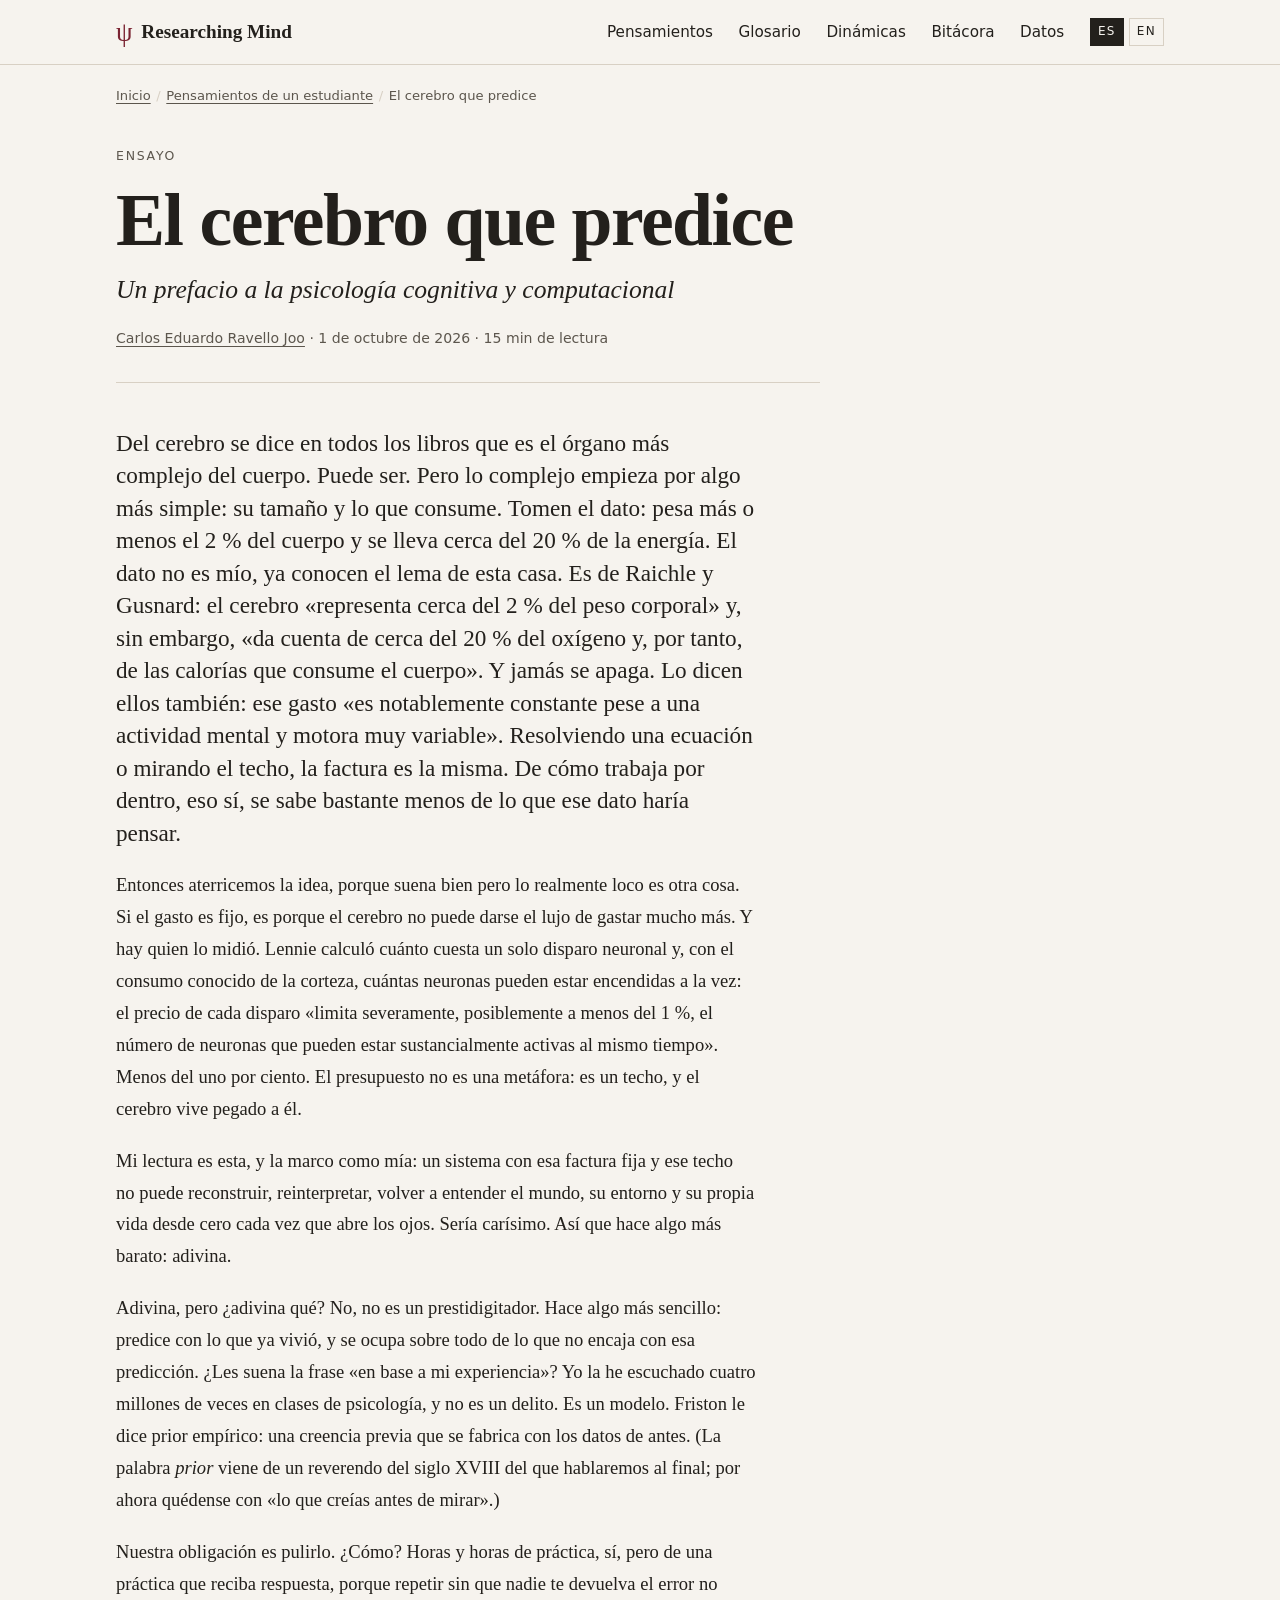
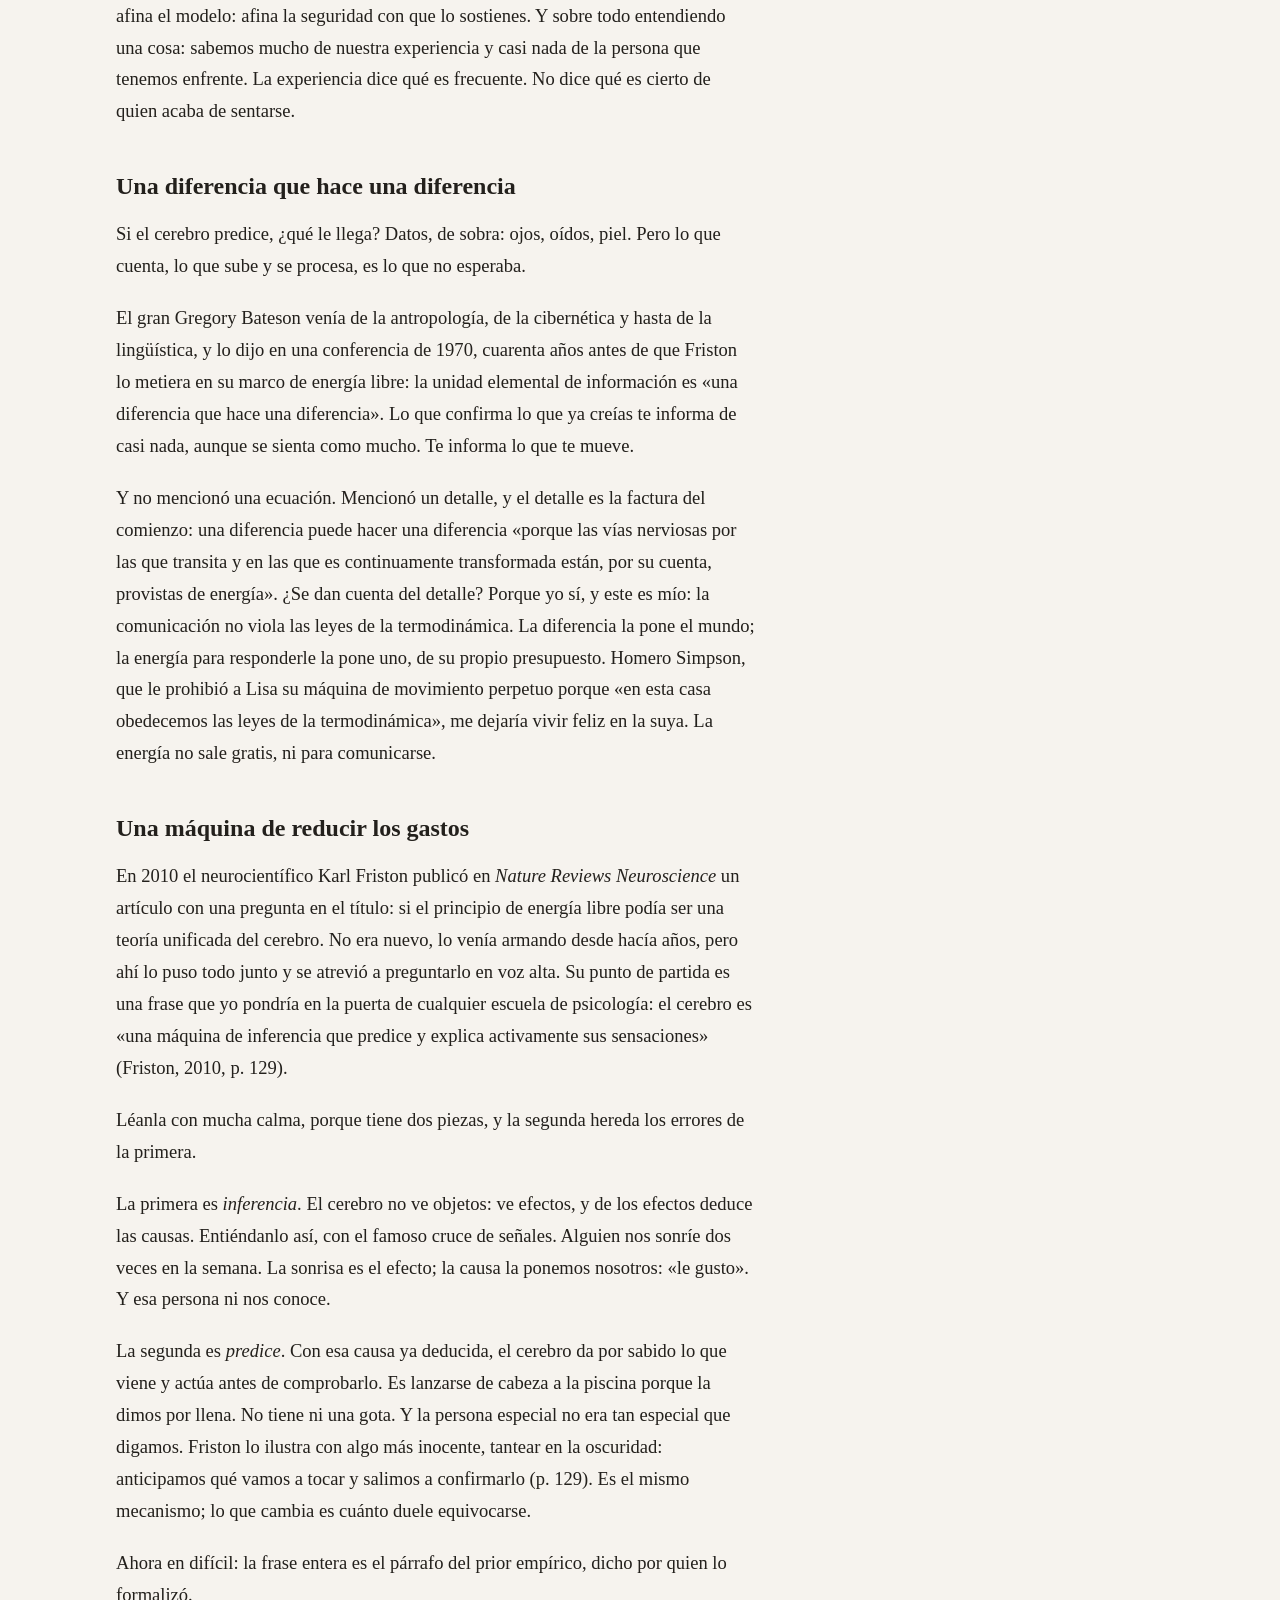
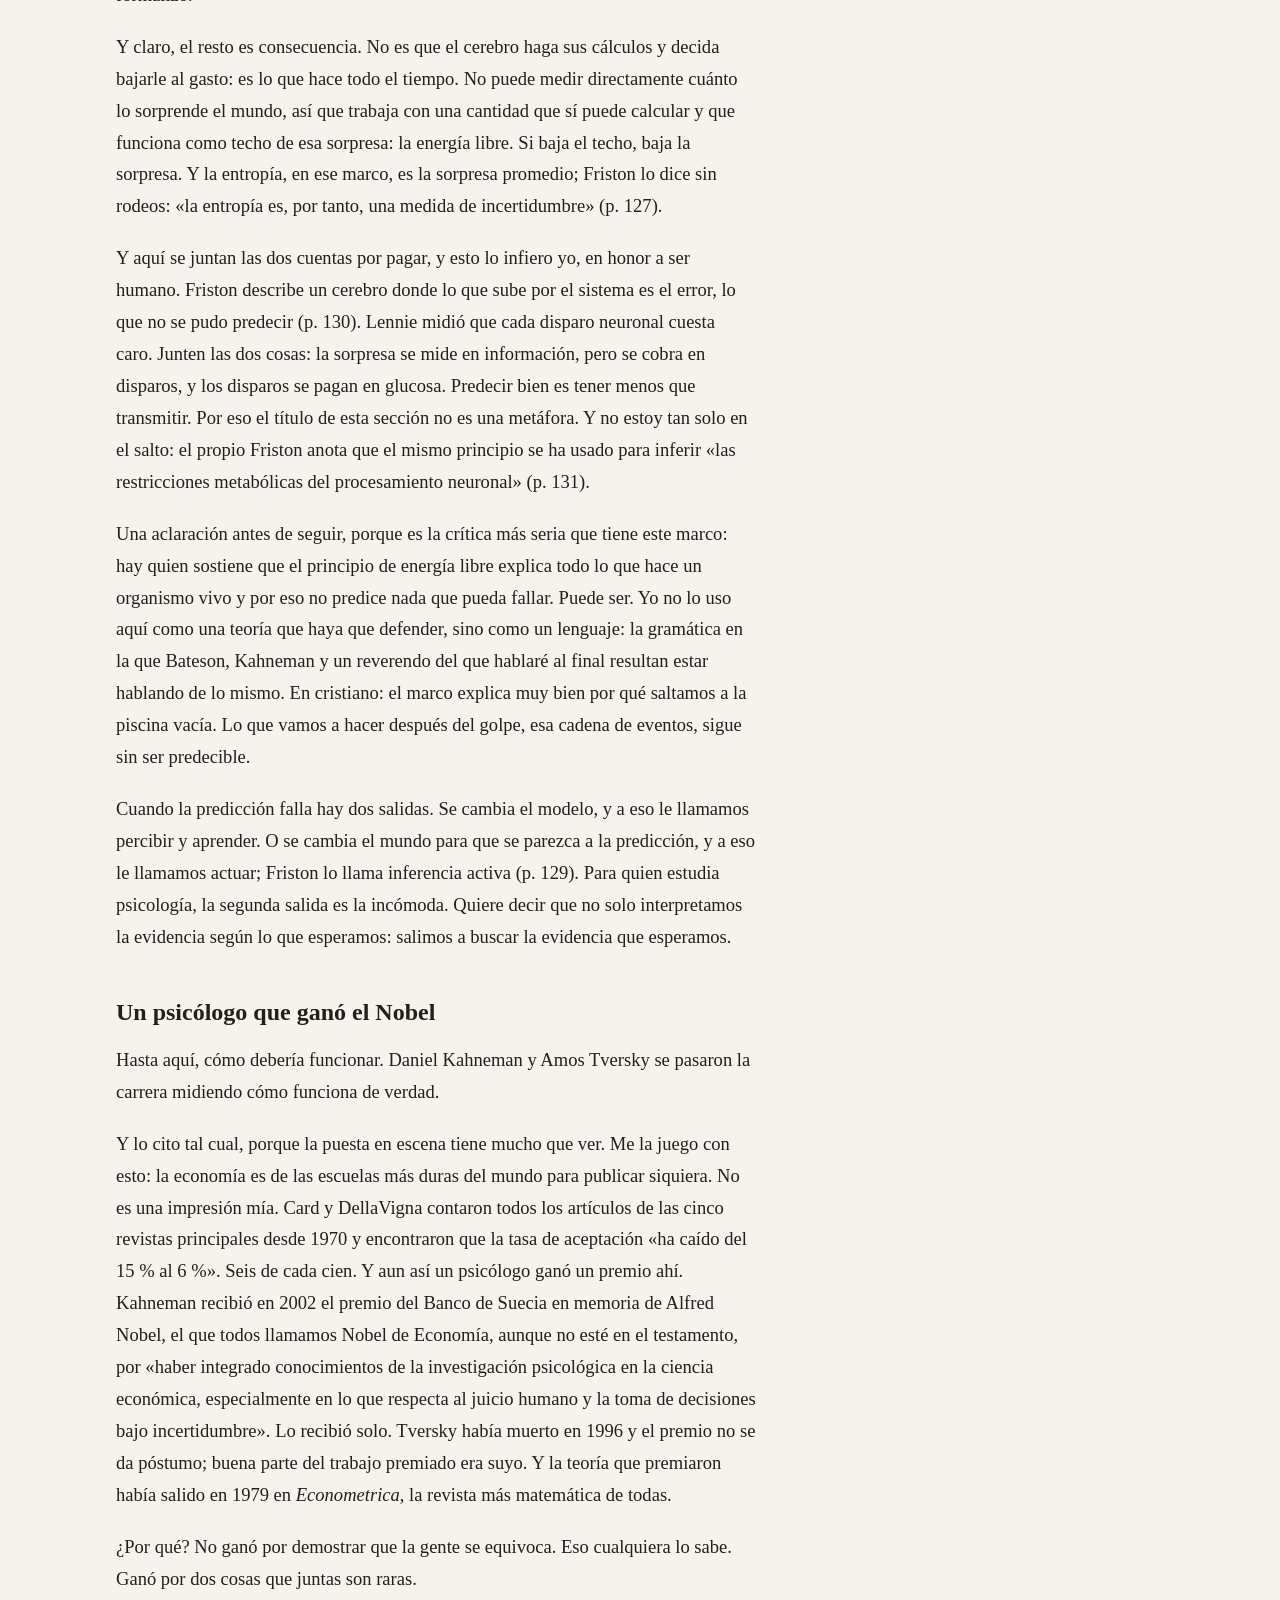
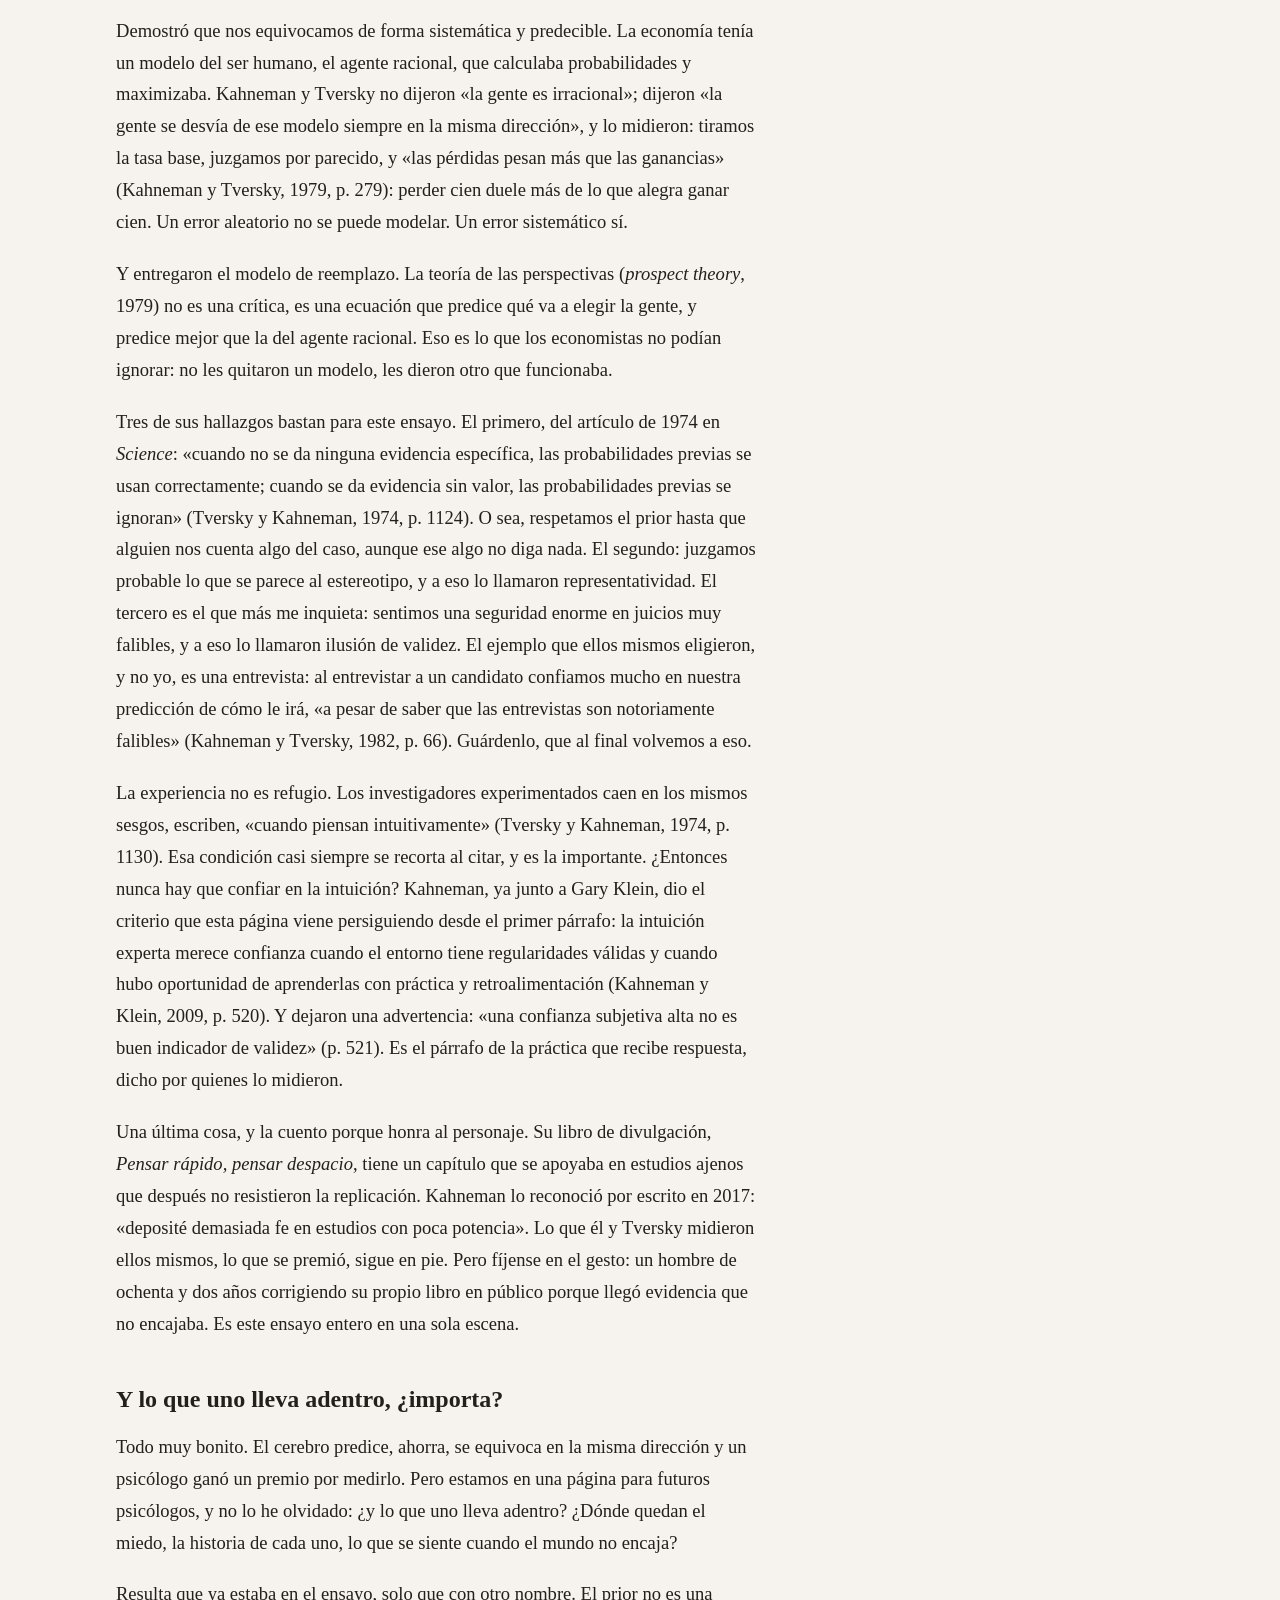
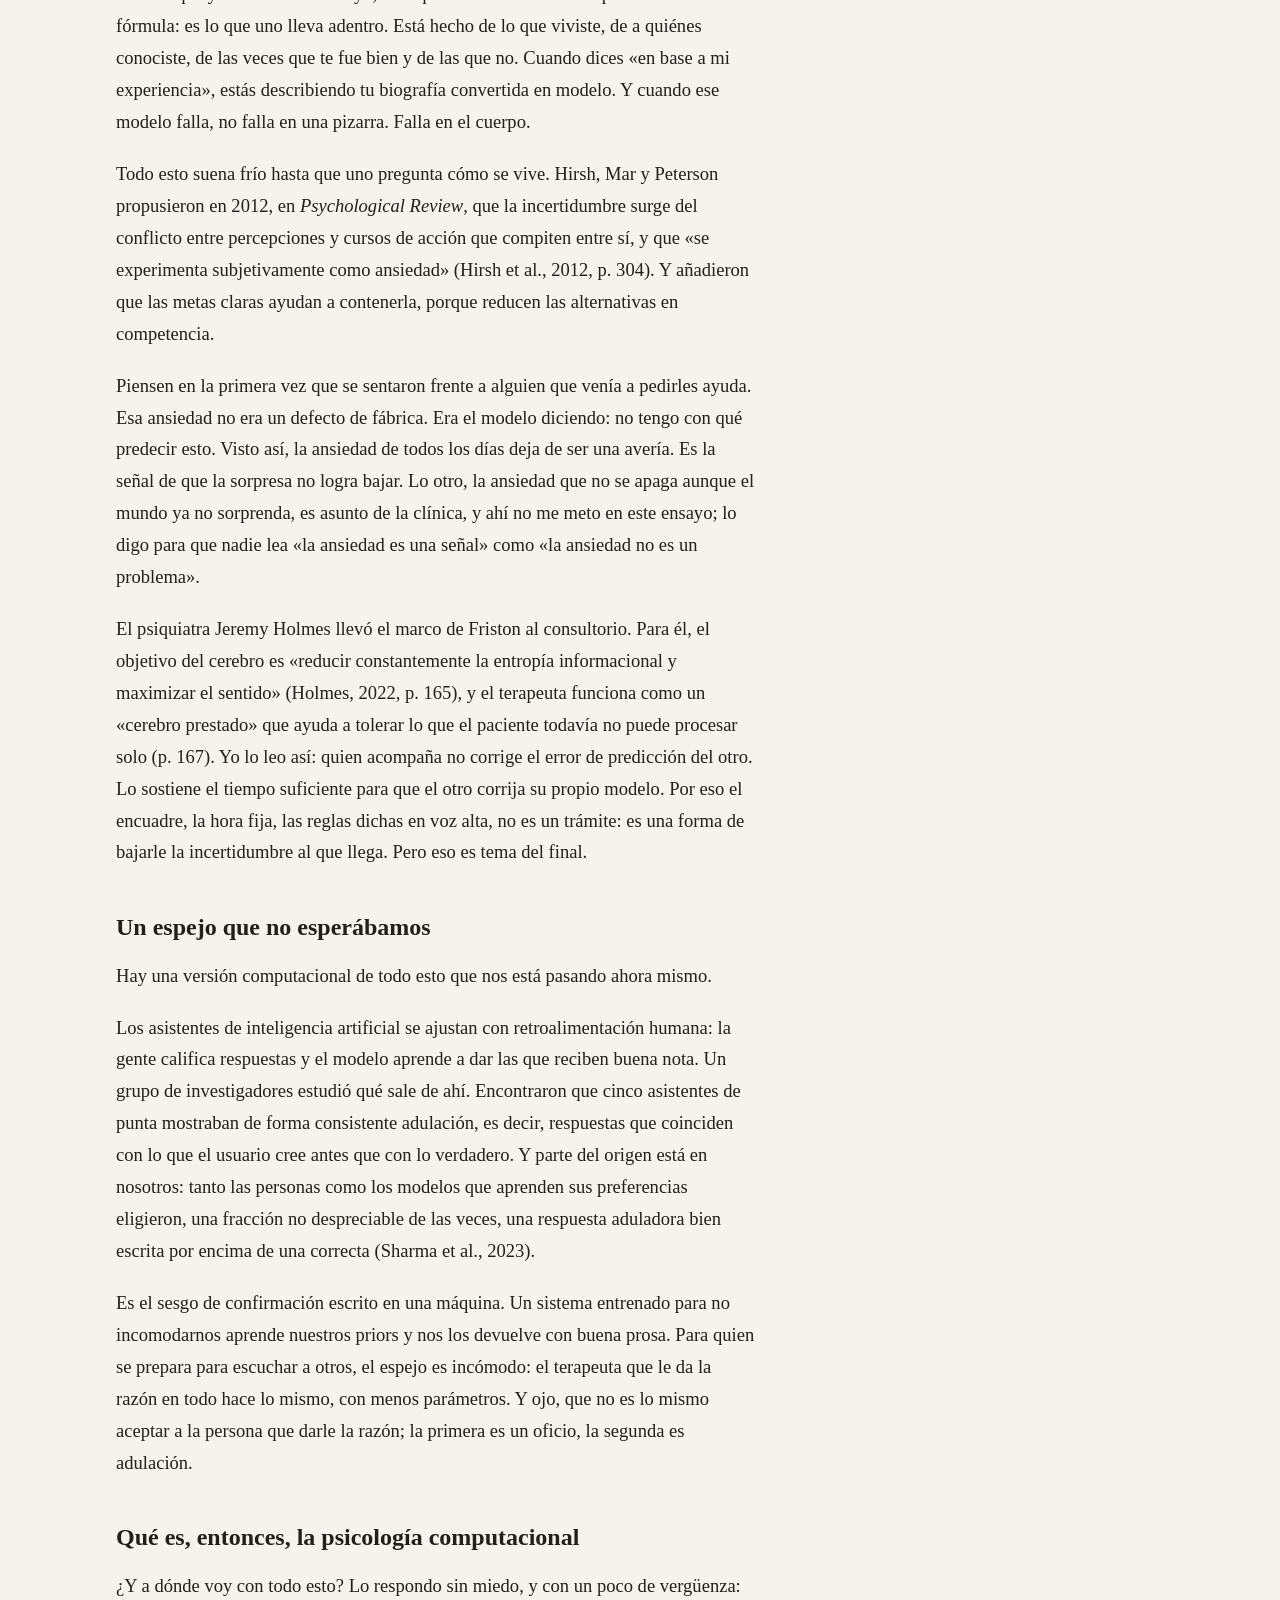
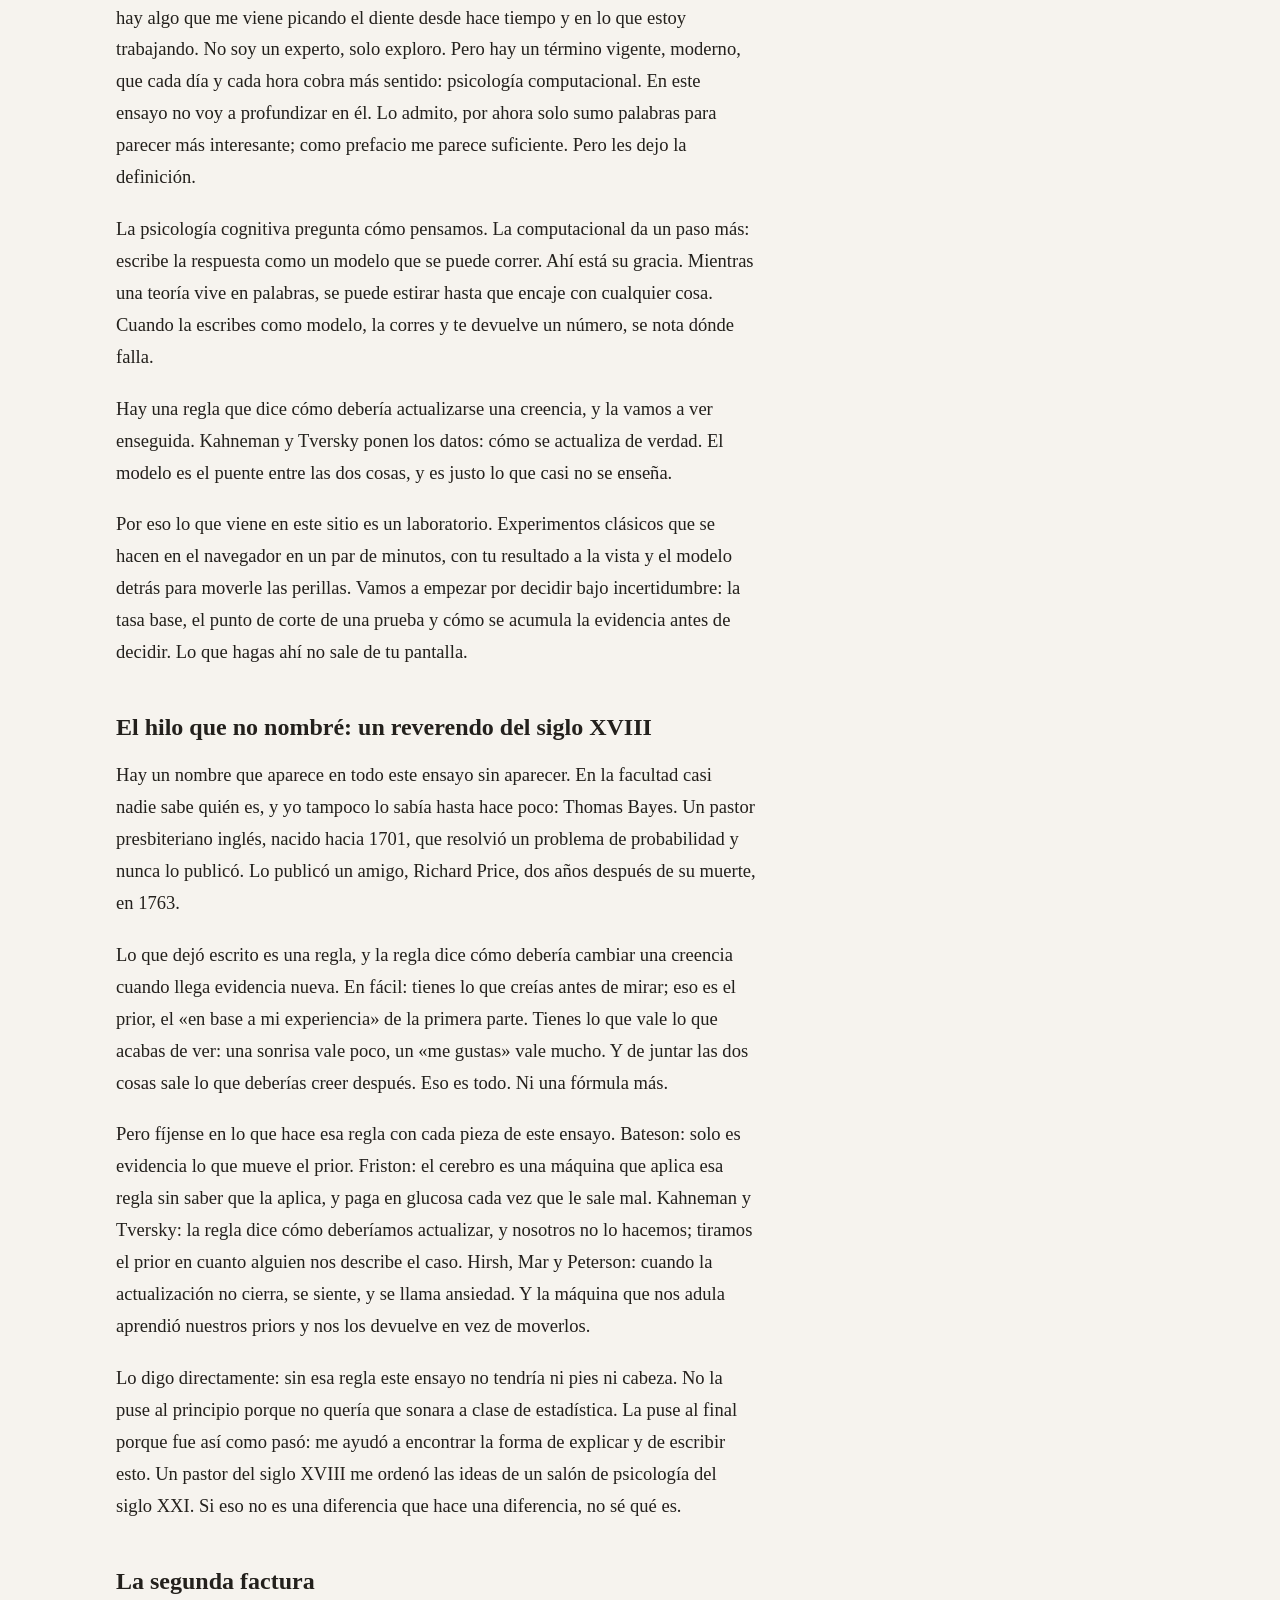
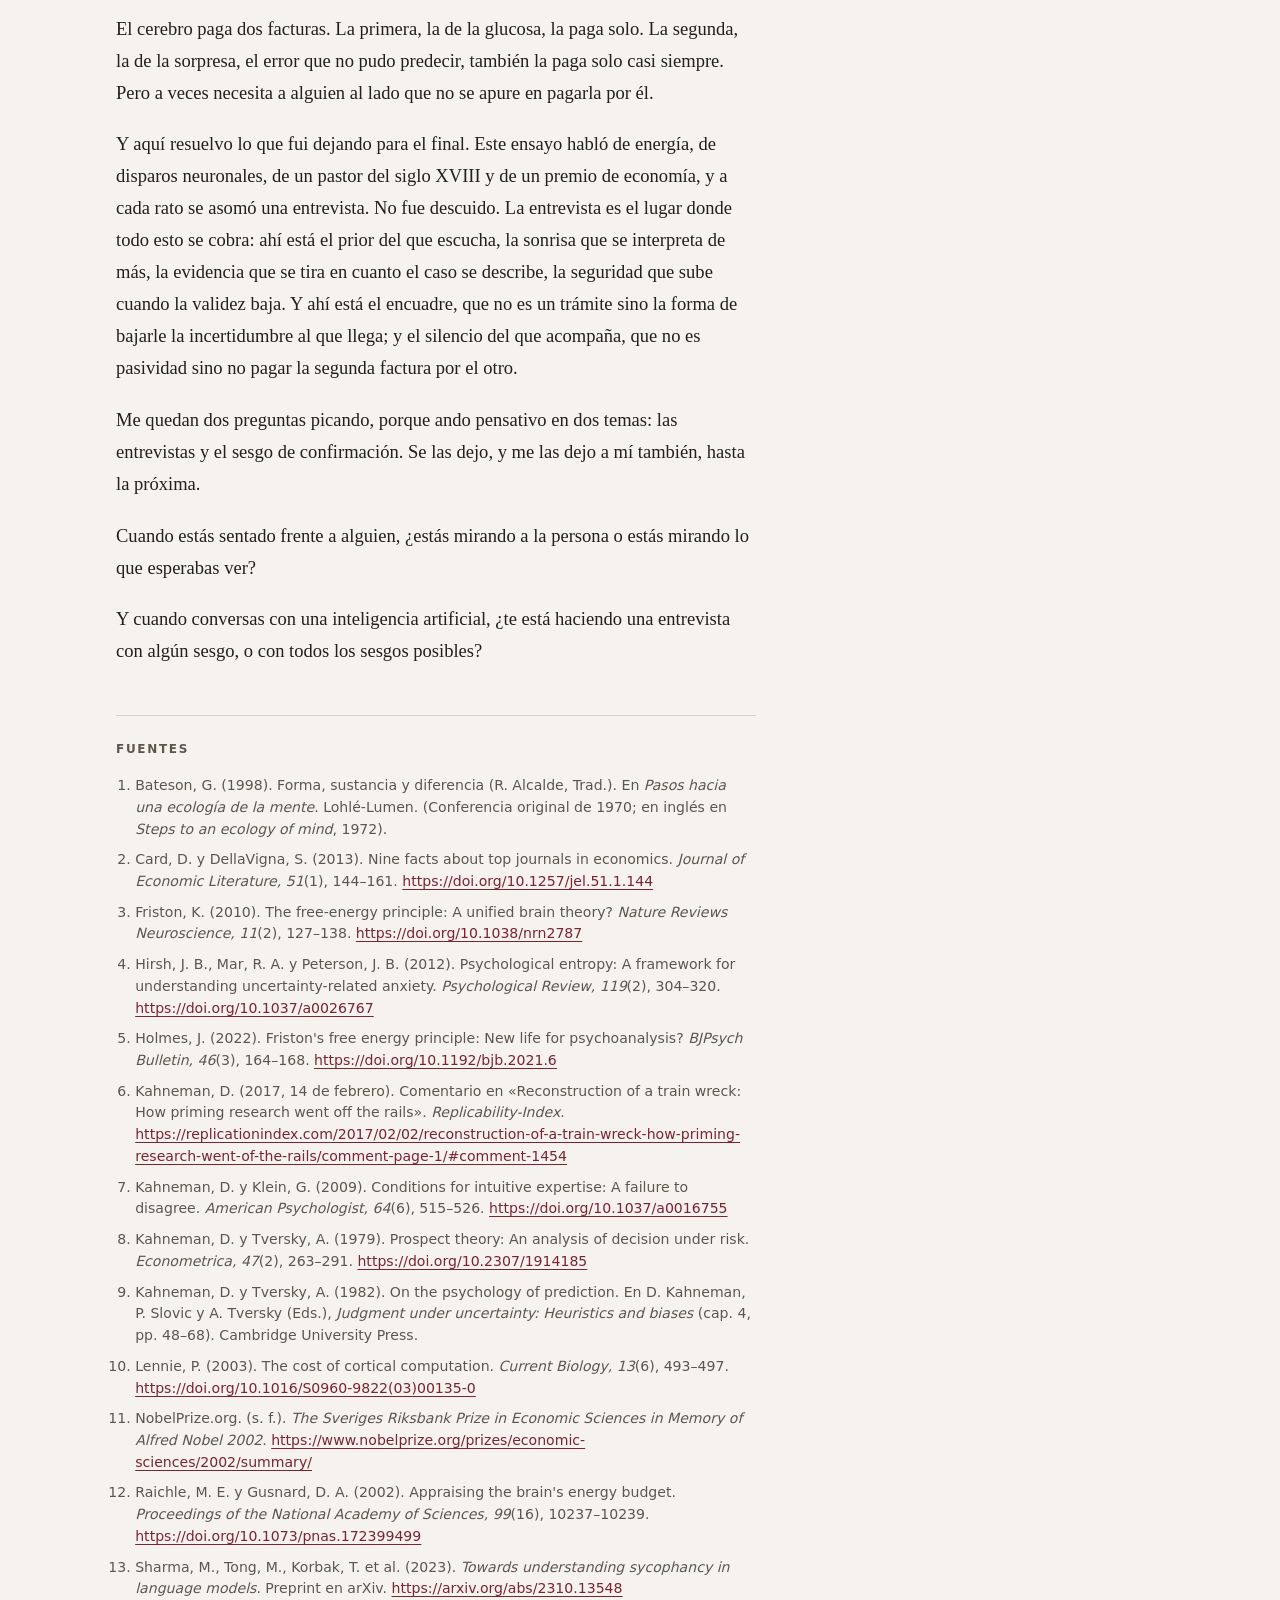
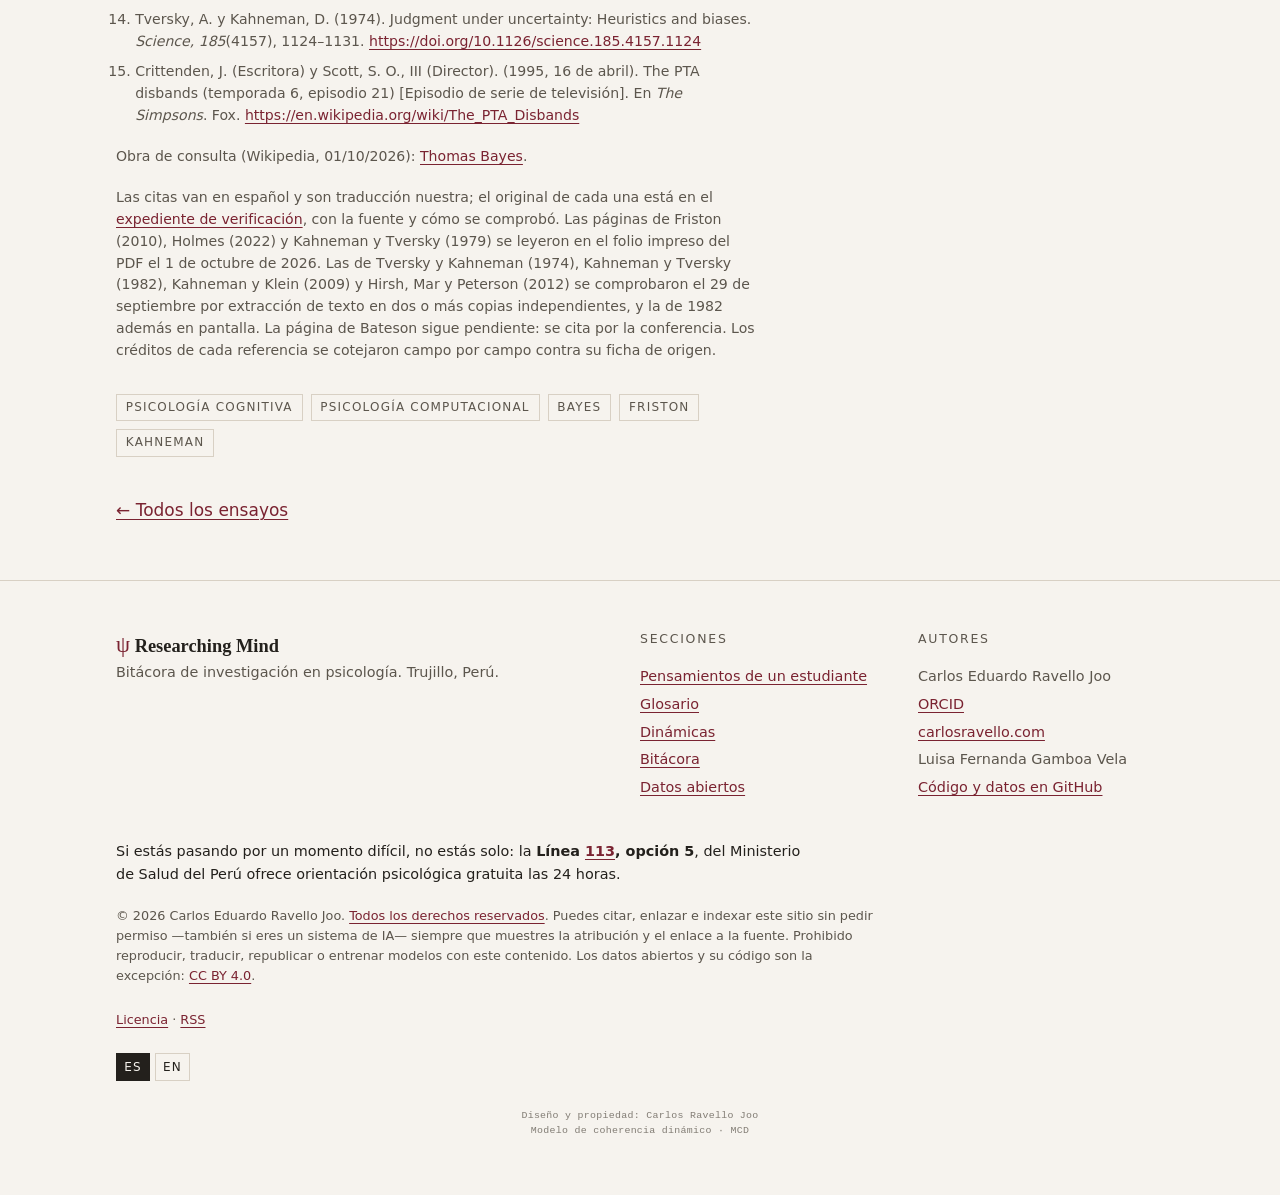
<file: site/pensamientos/el-cerebro-paga-dos-facturas-es.html>
<!doctype html>
<html lang="es">
<head>
<meta charset="utf-8">
<meta name="viewport" content="width=device-width,initial-scale=1">
<title>El cerebro que predice · Pensamientos de un estudiante · Researching Mind</title>
<meta name="description" content="El cerebro predice para no gastar de más. Bateson, Friston, Kahneman y un reverendo del siglo XVIII: qué es «en base a mi experiencia», cómo se pule, y por qué la ansiedad y la entrevista están en el mismo cuaderno.">
<meta name="author" content="Carlos Eduardo Ravello Joo">
<meta name="robots" content="index, follow, max-image-preview:large, max-snippet:-1">
<link rel="canonical" href="https://researchingmind.com/pensamientos/el-cerebro-paga-dos-facturas-es">
<link rel="alternate" hreflang="es" href="https://researchingmind.com/pensamientos/el-cerebro-paga-dos-facturas-es">
<link rel="alternate" hreflang="en" href="https://researchingmind.com/pensamientos/el-cerebro-paga-dos-facturas-en">
<link rel="alternate" hreflang="x-default" href="https://researchingmind.com/pensamientos/el-cerebro-paga-dos-facturas-es">
<link rel="license" href="https://researchingmind.com/licencia-es">
<link rel="alternate" type="application/rss+xml" title="Researching Mind" href="https://researchingmind.com/rss.xml">
<link rel="icon" href="/favicon.svg" type="image/svg+xml">
<meta name="color-scheme" content="light dark">
<meta name="theme-color" content="#f6f3ee" media="(prefers-color-scheme: light)">
<meta name="theme-color" content="#15130f" media="(prefers-color-scheme: dark)">
<meta property="og:type" content="article">
<meta property="og:site_name" content="Researching Mind">
<meta property="og:title" content="El cerebro que predice · Pensamientos de un estudiante · Researching Mind">
<meta property="og:description" content="El cerebro predice para no gastar de más. Bateson, Friston, Kahneman y un reverendo del siglo XVIII: qué es «en base a mi experiencia», cómo se pule, y por qué la ansiedad y la entrevista están en el mismo cuaderno.">
<meta property="og:url" content="https://researchingmind.com/pensamientos/el-cerebro-paga-dos-facturas-es">
<meta property="og:locale" content="es_PE">
<meta property="og:locale:alternate" content="en_US">
<meta property="og:image" content="https://researchingmind.com/og/el-cerebro-paga-dos-facturas-es.png">
<meta property="og:image:width" content="1200">
<meta property="og:image:height" content="630">
<meta property="og:image:alt" content="El cerebro que predice · Pensamientos de un estudiante · Researching Mind">
<meta name="twitter:card" content="summary_large_image">
<meta name="twitter:image" content="https://researchingmind.com/og/el-cerebro-paga-dos-facturas-es.png">
<meta property="article:published_time" content="2026-10-01">
<meta property="article:modified_time" content="2026-10-01">
<meta property="article:author" content="https://carlosravello.com">
<style>:root{--paper:#f6f3ee;--ink:#23201c;--accent:#7a2331;--meta:#5c564d;--rule:#d8d0c4;--serif:Georgia,Cambria,"Times New Roman",Times,serif;--sans:system-ui,-apple-system,"Segoe UI",Roboto,"Helvetica Neue",Arial,sans-serif;color-scheme:light dark}@media (prefers-color-scheme:dark){:root{--paper:#15130f;--ink:#e6e1d8;--accent:#e0939d;--meta:#a8a194;--rule:#3a342c}}*,*::before,*::after{box-sizing:border-box}html{-webkit-text-size-adjust:100%}body{margin:0;background:var(--paper);color:var(--ink);font:1.0625rem/1.6 var(--sans)}a{color:var(--accent);text-decoration-thickness:1px;text-underline-offset:.2em}a:hover{text-decoration-thickness:2px}:focus-visible{outline:2px solid var(--accent);outline-offset:3px}.wrap{max-width:68rem;margin:0 auto;padding:0 1.25rem}.vh{position:absolute;width:1px;height:1px;overflow:hidden;clip:rect(0 0 0 0);white-space:nowrap}.skip{position:absolute;left:-999px;top:1rem;background:var(--paper);padding:.5rem 1rem;z-index:9}.skip:focus{left:1rem}.top{border-bottom:1px solid var(--rule)}.top .wrap{display:flex;align-items:center;justify-content:space-between;flex-wrap:wrap;min-height:4rem}.brand{display:flex;align-items:center;gap:.55rem;font:700 1.2rem/1 var(--serif);color:var(--ink);text-decoration:none}.brand b{color:var(--accent);font-weight:400;font-size:1.65rem}#nav-toggle{position:absolute;opacity:0;width:1px;height:1px}.burger{display:none;cursor:pointer;padding:.9rem .75rem;margin-right:-.75rem}.burger i,.burger i::before,.burger i::after{display:block;width:1.4rem;height:2px;background:var(--ink);position:relative}.burger i::before,.burger i::after{content:"";position:absolute;left:0}.burger i::before{top:-7px}.burger i::after{top:7px}#nav-toggle:focus-visible+.burger{outline:2px solid var(--accent)}.nav{display:flex;align-items:center;gap:1.6rem}.nav>a{color:var(--ink);text-decoration:none;font-size:.95rem}.nav>a:hover{color:var(--accent)}.lang-switch{display:flex;gap:.3rem;font-size:.75rem;letter-spacing:.1em}.lang-switch a,.lang-switch span{display:inline-block;padding:.2rem .45rem;border:1px solid var(--rule);text-decoration:none;color:var(--ink)}.lang-switch span[aria-current]{background:var(--ink);color:var(--paper);border-color:var(--ink)}.lang-switch a:hover{border-color:var(--accent);color:var(--accent)}@media (max-width:820px){.burger{display:block}.nav{display:none;width:100%;flex-direction:column;align-items:stretch;gap:0;padding:0 0 1rem}.nav>a{padding:.7rem 0;border-top:1px solid var(--rule);font-size:1rem}.nav .lang-switch{padding-top:.9rem;border-top:1px solid var(--rule)}#nav-toggle:checked~.nav{display:flex}}.label{font-size:.78rem;letter-spacing:.14em;text-transform:uppercase;color:var(--meta);margin:0 0 1rem;font-weight:400}h1{font:700 clamp(2.4rem,7vw,4.6rem)/1.04 var(--serif);letter-spacing:-.02em;margin:0 0 1.5rem}.hero{padding:clamp(3rem,10vw,7rem) 0 clamp(2.5rem,7vw,5rem);border-bottom:1px solid var(--rule)}.psi{display:block;font:400 clamp(4.2rem,12vw,7.5rem)/.8 var(--serif);color:var(--accent);margin:0 0 1.75rem}.lead{font-size:clamp(1.15rem,2.2vw,1.35rem);line-height:1.55;max-width:38rem;margin:0}.rule0{padding:2.75rem 0;border-bottom:1px solid var(--rule)}.rule0 .q{font:italic 400 clamp(1.3rem,3vw,1.8rem)/1.35 var(--serif);margin:0;max-width:40rem}.thoughts{padding:2.75rem 0;border-bottom:1px solid var(--rule)}.intro{font:400 clamp(1.1rem,2vw,1.25rem)/1.6 var(--serif);max-width:40rem;margin:0 0 2rem}.card{border-top:1px solid var(--ink);padding:1.25rem 0 1.5rem;max-width:40rem}.card .meta{font-size:.78rem;letter-spacing:.12em;text-transform:uppercase;color:var(--meta);margin:0 0 .4rem}.card h3{font:700 clamp(1.5rem,3.5vw,2rem)/1.2 var(--serif);margin:0 0 .4rem}.card h3 a{color:var(--ink);text-decoration:none}.card h3 a:hover{color:var(--accent)}.card p{margin:0;font:italic 1.1rem/1.5 var(--serif)}.content{padding-top:2.75rem}.index{list-style:none;margin:0;padding:0;display:grid;grid-template-columns:1fr}.index li{display:grid;grid-template-columns:3rem 1fr;gap:0 .9rem;padding:2rem 0;border-bottom:1px solid var(--rule)}.num{font:400 1.1rem/1.9 var(--serif);color:var(--accent)}.index h2{font:700 1.5rem/1.25 var(--serif);margin:0 0 .5rem}.index p{margin:0 0 .75rem;max-width:34rem}.status{font-size:.75rem;letter-spacing:.12em;text-transform:uppercase;color:var(--meta)}@media (min-width:821px){.index{grid-template-columns:1fr 1fr;column-gap:3.5rem}}.author{padding:3rem 0;border-bottom:1px solid var(--rule)}.author .name{font:700 1.4rem/1.3 var(--serif);margin:0}.author p{max-width:38rem;margin:.6rem 0 0}.crumbs{font-size:.82rem;color:var(--meta);padding-top:1.25rem}.crumbs ol{list-style:none;display:flex;flex-wrap:wrap;gap:.35rem;margin:0;padding:0}.crumbs li+li::before{content:"/";margin-right:.35rem;color:var(--rule)}.crumbs a{color:var(--meta)}.hub{padding:2.5rem 0 3.5rem}.hub .list{margin-top:1rem}.essay{padding:2.5rem 0 3.5rem}.essay-head{max-width:44rem;margin-bottom:2.75rem;padding-bottom:2rem;border-bottom:1px solid var(--rule)}.essay-head h1{margin-bottom:.9rem}.dek{font:italic 400 clamp(1.25rem,2.6vw,1.6rem)/1.35 var(--serif);margin:0 0 1.25rem}.byline{font-size:.88rem;color:var(--meta);margin:0}.byline a{color:var(--meta)}.prose{max-width:40rem;font:1.16rem/1.72 var(--serif)}.prose p{margin:0 0 1.25rem}.prose h2{font:700 1.5rem/1.3 var(--serif);margin:2.75rem 0 1rem}.prose>p:first-child{font-size:1.45rem;line-height:1.4}.note{font-size:.88rem;color:var(--meta);font-style:italic;max-width:40rem;margin:2rem 0 0}.tags{list-style:none;display:flex;flex-wrap:wrap;gap:.5rem;padding:0;margin:2rem 0 0;max-width:40rem}.tags li{font-size:.75rem;letter-spacing:.1em;text-transform:uppercase;color:var(--meta);border:1px solid var(--rule);padding:.2rem .55rem}.back{margin:2.5rem 0 0}.sources{max-width:40rem;margin:3rem 0 0;padding-top:1.5rem;border-top:1px solid var(--rule);font-family:var(--sans);font-size:.88rem;line-height:1.55;color:var(--meta)}.sources h2{font-size:.75rem;letter-spacing:.14em;text-transform:uppercase;font-weight:600;margin:0 0 1rem;color:var(--meta)}.sources ol{padding-left:1.2rem;margin:0}.sources li{margin:.55rem 0;overflow-wrap:anywhere}.sources a{color:var(--accent)}.sources .how{margin:1.2rem 0 0}.foot{padding:3rem 0 3.5rem;font-size:.9rem;color:var(--meta);border-top:1px solid var(--rule)}.foot-grid{display:grid;gap:2rem;grid-template-columns:1fr;margin-bottom:2.25rem}@media (min-width:821px){.foot-grid{grid-template-columns:2fr 1fr 1fr}}.foot-brand{font:700 1.15rem/1 var(--serif);color:var(--ink);margin:0 0 .6rem}.foot-brand b{color:var(--accent);font-weight:400;font-size:1.4rem}.foot p{margin:.3rem 0}.foot ul{list-style:none;margin:0;padding:0}.foot li{margin:.3rem 0}.foot .help{color:var(--ink);max-width:44rem;margin:0 0 1.25rem}.foot .rights{font-size:.8rem;max-width:48rem;margin:0 0 1.5rem;line-height:1.55}.site-signature{display:block;margin:1.75rem 0 0;text-align:center;font-family:ui-monospace,"SFMono-Regular",Menlo,Consolas,"Liberation Mono",monospace;font-size:.62rem;line-height:1.5;letter-spacing:.03em;color:var(--meta);opacity:.75}.people{display:grid;gap:2rem;max-width:60rem}@media(min-width:821px){.people{grid-template-columns:1fr 1fr;gap:3rem}}.person p{max-width:none}</style>
<script type="application/ld+json">
{
 "@context": "https://schema.org",
 "@graph": [
  {
   "@type": "WebSite",
   "@id": "https://researchingmind.com/#website",
   "url": "https://researchingmind.com/",
   "name": "Researching Mind",
   "description": "Bitácora de investigación en psicología: ensayos, glosario, dinámicas para el aula y datos abiertos.",
   "inLanguage": [
    "es",
    "en"
   ],
   "author": {
    "@id": "https://carlosravello.com/#person"
   },
   "publisher": {
    "@id": "https://carlosravello.com/#person"
   },
   "contributor": {
    "@id": "https://researchingmind.com/#luisa-gamboa"
   },
   "copyrightHolder": {
    "@id": "https://carlosravello.com/#person"
   },
   "license": "https://researchingmind.com/licencia-es"
  },
  {
   "@type": "Person",
   "@id": "https://carlosravello.com/#person",
   "name": "Carlos Eduardo Ravello Joo",
   "url": "https://carlosravello.com",
   "sameAs": [
    "https://orcid.org/0009-0007-5631-7436",
    "https://isni.org/isni/0000000530514085",
    "https://github.com/carlosravello-png"
   ],
   "identifier": [
    {
     "@type": "PropertyValue",
     "propertyID": "ORCID",
     "value": "0009-0007-5631-7436",
     "url": "https://orcid.org/0009-0007-5631-7436"
    },
    {
     "@type": "PropertyValue",
     "propertyID": "ISNI",
     "value": "0000 0005 3051 4085",
     "url": "https://isni.org/isni/0000000530514085"
    }
   ]
  },
  {
   "@type": "WebPage",
   "@id": "https://researchingmind.com/pensamientos/el-cerebro-paga-dos-facturas-es#webpage",
   "url": "https://researchingmind.com/pensamientos/el-cerebro-paga-dos-facturas-es",
   "name": "El cerebro que predice",
   "description": "El cerebro predice para no gastar de más. Bateson, Friston, Kahneman y un reverendo del siglo XVIII: qué es «en base a mi experiencia», cómo se pule, y por qué la ansiedad y la entrevista están en el mismo cuaderno.",
   "inLanguage": "es",
   "isPartOf": {
    "@id": "https://researchingmind.com/#website"
   },
   "author": {
    "@id": "https://carlosravello.com/#person"
   },
   "license": "https://researchingmind.com/licencia-es",
   "dateModified": "2026-10-01",
   "primaryImageOfPage": {
    "@type": "ImageObject",
    "url": "https://researchingmind.com/og/el-cerebro-paga-dos-facturas-es.png",
    "width": 1200,
    "height": 630
   },
   "breadcrumb": {
    "@id": "https://researchingmind.com/pensamientos/el-cerebro-paga-dos-facturas-es#breadcrumb"
   },
   "mainEntity": {
    "@id": "https://researchingmind.com/pensamientos/el-cerebro-paga-dos-facturas-es#article"
   }
  },
  {
   "@type": "BlogPosting",
   "@id": "https://researchingmind.com/pensamientos/el-cerebro-paga-dos-facturas-es#article",
   "headline": "El cerebro que predice",
   "alternativeHeadline": "Un prefacio a la psicología cognitiva y computacional",
   "description": "El cerebro predice para no gastar de más. Bateson, Friston, Kahneman y un reverendo del siglo XVIII: qué es «en base a mi experiencia», cómo se pule, y por qué la ansiedad y la entrevista están en el mismo cuaderno.",
   "inLanguage": "es",
   "datePublished": "2026-10-01",
   "dateModified": "2026-10-01",
   "wordCount": 3558,
   "timeRequired": "PT15M",
   "genre": "Ensayo",
   "keywords": [
    "Psicología cognitiva",
    "Psicología computacional",
    "Bayes",
    "Friston",
    "Kahneman"
   ],
   "author": {
    "@id": "https://carlosravello.com/#person"
   },
   "publisher": {
    "@id": "https://carlosravello.com/#person"
   },
   "copyrightHolder": {
    "@id": "https://carlosravello.com/#person"
   },
   "copyrightYear": 2026,
   "copyrightNotice": "© 2026 Carlos Eduardo Ravello Joo — Todos los derechos reservados",
   "creditText": "Carlos Eduardo Ravello Joo · Researching Mind",
   "image": {
    "@type": "ImageObject",
    "url": "https://researchingmind.com/og/el-cerebro-paga-dos-facturas-es.png",
    "width": 1200,
    "height": 630
   },
   "license": "https://researchingmind.com/licencia-es",
   "usageInfo": "https://researchingmind.com/licencia-es",
   "isAccessibleForFree": true,
   "about": [
    {
     "@type": "Thing",
     "name": "psicología cognitiva",
     "sameAs": "https://www.wikidata.org/wiki/Q23373"
    },
    {
     "@type": "Thing",
     "name": "cognición computacional",
     "sameAs": "https://www.wikidata.org/wiki/Q5157304"
    },
    {
     "@type": "Thing",
     "name": "principio de energía libre",
     "sameAs": "https://www.wikidata.org/wiki/Q17014702"
    },
    {
     "@type": "Thing",
     "name": "teorema de Bayes",
     "sameAs": "https://www.wikidata.org/wiki/Q182505"
    }
   ],
   "mentions": [
    {
     "@type": "Person",
     "name": "Karl J. Friston",
     "sameAs": "https://www.wikidata.org/wiki/Q6371926"
    },
    {
     "@type": "Person",
     "name": "Gregory Bateson",
     "sameAs": "https://www.wikidata.org/wiki/Q314252"
    },
    {
     "@type": "Person",
     "name": "Daniel Kahneman",
     "sameAs": "https://www.wikidata.org/wiki/Q233950"
    },
    {
     "@type": "Person",
     "name": "Amos Tversky",
     "sameAs": "https://www.wikidata.org/wiki/Q474333"
    },
    {
     "@type": "Person",
     "name": "Thomas Bayes",
     "sameAs": "https://www.wikidata.org/wiki/Q208452"
    },
    {
     "@type": "Thing",
     "name": "heurística",
     "sameAs": "https://www.wikidata.org/wiki/Q201413"
    },
    {
     "@type": "Thing",
     "name": "ansiedad",
     "sameAs": "https://www.wikidata.org/wiki/Q154430"
    },
    {
     "@type": "Thing",
     "name": "psicoterapia",
     "sameAs": "https://www.wikidata.org/wiki/Q183257"
    },
    {
     "@type": "Thing",
     "name": "gran modelo de lenguaje",
     "sameAs": "https://www.wikidata.org/wiki/Q115305900"
    },
    {
     "@type": "Thing",
     "name": "adulación en sistemas de IA",
     "sameAs": "https://www.wikidata.org/wiki/Q139915450"
    }
   ],
   "citation": [
    {
     "@type": "Chapter",
     "name": "Form, substance and difference",
     "author": {
      "@type": "Person",
      "name": "Gregory Bateson",
      "sameAs": "https://www.wikidata.org/wiki/Q314252"
     },
     "isPartOf": {
      "@type": "Book",
      "name": "Steps to an Ecology of Mind",
      "datePublished": "1972"
     }
    },
    {
     "@type": "ScholarlyArticle",
     "name": "Nine Facts about Top Journals in Economics",
     "author": [
      {
       "@type": "Person",
       "name": "David Card"
      },
      {
       "@type": "Person",
       "name": "Stefano DellaVigna"
      }
     ],
     "datePublished": "2013",
     "isPartOf": {
      "@type": "Periodical",
      "name": "Journal of Economic Literature"
     },
     "sameAs": "https://doi.org/10.1257/jel.51.1.144",
     "url": "https://doi.org/10.1257/jel.51.1.144"
    },
    {
     "@type": "ScholarlyArticle",
     "name": "The free-energy principle: a unified brain theory?",
     "author": {
      "@type": "Person",
      "name": "Karl J. Friston",
      "sameAs": "https://www.wikidata.org/wiki/Q6371926"
     },
     "datePublished": "2010",
     "isPartOf": {
      "@type": "Periodical",
      "name": "Nature Reviews Neuroscience"
     },
     "sameAs": "https://doi.org/10.1038/nrn2787",
     "url": "https://doi.org/10.1038/nrn2787"
    },
    {
     "@type": "ScholarlyArticle",
     "name": "Psychological entropy: A framework for understanding uncertainty-related anxiety",
     "author": [
      {
       "@type": "Person",
       "name": "Jacob B. Hirsh"
      },
      {
       "@type": "Person",
       "name": "Raymond A. Mar"
      },
      {
       "@type": "Person",
       "name": "Jordan B. Peterson"
      }
     ],
     "datePublished": "2012",
     "isPartOf": {
      "@type": "Periodical",
      "name": "Psychological Review"
     },
     "sameAs": "https://doi.org/10.1037/a0026767",
     "url": "https://doi.org/10.1037/a0026767"
    },
    {
     "@type": "ScholarlyArticle",
     "name": "Friston's free energy principle: new life for psychoanalysis?",
     "author": {
      "@type": "Person",
      "name": "Jeremy Holmes"
     },
     "datePublished": "2022",
     "isPartOf": {
      "@type": "Periodical",
      "name": "BJPsych Bulletin"
     },
     "sameAs": "https://doi.org/10.1192/bjb.2021.6",
     "url": "https://doi.org/10.1192/bjb.2021.6"
    },
    {
     "@type": "Comment",
     "name": "Comment by Daniel Kahneman on 'Reconstruction of a Train Wreck'",
     "author": {
      "@type": "Person",
      "name": "Daniel Kahneman",
      "sameAs": "https://www.wikidata.org/wiki/Q233950"
     },
     "datePublished": "2017-02-14",
     "url": "https://replicationindex.com/2017/02/02/reconstruction-of-a-train-wreck-how-priming-research-went-of-the-rails/comment-page-1/#comment-1454"
    },
    {
     "@type": "ScholarlyArticle",
     "name": "Conditions for intuitive expertise: A failure to disagree",
     "author": [
      {
       "@type": "Person",
       "name": "Daniel Kahneman",
       "sameAs": "https://www.wikidata.org/wiki/Q233950"
      },
      {
       "@type": "Person",
       "name": "Gary Klein"
      }
     ],
     "datePublished": "2009",
     "isPartOf": {
      "@type": "Periodical",
      "name": "American Psychologist"
     },
     "sameAs": "https://doi.org/10.1037/a0016755",
     "url": "https://doi.org/10.1037/a0016755"
    },
    {
     "@type": "ScholarlyArticle",
     "name": "Prospect Theory: An Analysis of Decision under Risk",
     "author": [
      {
       "@type": "Person",
       "name": "Daniel Kahneman",
       "sameAs": "https://www.wikidata.org/wiki/Q233950"
      },
      {
       "@type": "Person",
       "name": "Amos Tversky",
       "sameAs": "https://www.wikidata.org/wiki/Q474333"
      }
     ],
     "datePublished": "1979",
     "isPartOf": {
      "@type": "Periodical",
      "name": "Econometrica"
     },
     "sameAs": "https://doi.org/10.2307/1914185",
     "url": "https://doi.org/10.2307/1914185"
    },
    {
     "@type": "Chapter",
     "name": "On the psychology of prediction",
     "author": [
      {
       "@type": "Person",
       "name": "Daniel Kahneman",
       "sameAs": "https://www.wikidata.org/wiki/Q233950"
      },
      {
       "@type": "Person",
       "name": "Amos Tversky",
       "sameAs": "https://www.wikidata.org/wiki/Q474333"
      }
     ],
     "isPartOf": {
      "@type": "Book",
      "name": "Judgment under Uncertainty: Heuristics and Biases",
      "datePublished": "1982",
      "publisher": {
       "@type": "Organization",
       "name": "Cambridge University Press"
      }
     },
     "pagination": "48-68"
    },
    {
     "@type": "ScholarlyArticle",
     "name": "The cost of cortical computation",
     "author": {
      "@type": "Person",
      "name": "Peter Lennie"
     },
     "datePublished": "2003",
     "isPartOf": {
      "@type": "Periodical",
      "name": "Current Biology"
     },
     "sameAs": "https://doi.org/10.1016/S0960-9822(03)00135-0",
     "url": "https://doi.org/10.1016/S0960-9822(03)00135-0"
    },
    {
     "@type": "WebPage",
     "name": "The Sveriges Riksbank Prize in Economic Sciences in Memory of Alfred Nobel 2002",
     "publisher": {
      "@type": "Organization",
      "name": "Nobel Prize Outreach"
     },
     "url": "https://www.nobelprize.org/prizes/economic-sciences/2002/summary/"
    },
    {
     "@type": "ScholarlyArticle",
     "name": "Appraising the brain's energy budget",
     "author": [
      {
       "@type": "Person",
       "name": "Marcus E. Raichle"
      },
      {
       "@type": "Person",
       "name": "Debra A. Gusnard"
      }
     ],
     "datePublished": "2002",
     "isPartOf": {
      "@type": "Periodical",
      "name": "Proceedings of the National Academy of Sciences"
     },
     "sameAs": "https://doi.org/10.1073/pnas.172399499",
     "url": "https://doi.org/10.1073/pnas.172399499"
    },
    {
     "@type": "ScholarlyArticle",
     "name": "Towards Understanding Sycophancy in Language Models",
     "author": [
      {
       "@type": "Person",
       "name": "Mrinank Sharma"
      },
      {
       "@type": "Person",
       "name": "Meg Tong"
      },
      {
       "@type": "Person",
       "name": "Tomasz Korbak"
      }
     ],
     "datePublished": "2023-10-20",
     "url": "https://arxiv.org/abs/2310.13548"
    },
    {
     "@type": "ScholarlyArticle",
     "name": "Judgment under Uncertainty: Heuristics and Biases",
     "author": [
      {
       "@type": "Person",
       "name": "Amos Tversky",
       "sameAs": "https://www.wikidata.org/wiki/Q474333"
      },
      {
       "@type": "Person",
       "name": "Daniel Kahneman",
       "sameAs": "https://www.wikidata.org/wiki/Q233950"
      }
     ],
     "datePublished": "1974",
     "isPartOf": {
      "@type": "Periodical",
      "name": "Science"
     },
     "sameAs": "https://doi.org/10.1126/science.185.4157.1124",
     "url": "https://doi.org/10.1126/science.185.4157.1124"
    },
    {
     "@type": "TVEpisode",
     "name": "The PTA Disbands",
     "partOfSeries": {
      "@type": "TVSeries",
      "name": "The Simpsons"
     },
     "partOfSeason": {
      "@type": "TVSeason",
      "seasonNumber": 6
     },
     "episodeNumber": 21,
     "datePublished": "1995-04-16",
     "director": {
      "@type": "Person",
      "name": "Swinton O. Scott III"
     },
     "author": {
      "@type": "Person",
      "name": "Jennifer Crittenden"
     },
     "url": "https://en.wikipedia.org/wiki/The_PTA_Disbands"
    }
   ],
   "speakable": {
    "@type": "SpeakableSpecification",
    "cssSelector": [
     ".essay-head h1",
     ".dek"
    ]
   },
   "mainEntityOfPage": {
    "@id": "https://researchingmind.com/pensamientos/el-cerebro-paga-dos-facturas-es#webpage"
   },
   "isPartOf": {
    "@id": "https://researchingmind.com/#website"
   },
   "workTranslation": {
    "@id": "https://researchingmind.com/pensamientos/el-cerebro-paga-dos-facturas-en#article"
   }
  },
  {
   "@type": "BreadcrumbList",
   "@id": "https://researchingmind.com/pensamientos/el-cerebro-paga-dos-facturas-es#breadcrumb",
   "itemListElement": [
    {
     "@type": "ListItem",
     "position": 1,
     "name": "Inicio",
     "item": "https://researchingmind.com/"
    },
    {
     "@type": "ListItem",
     "position": 2,
     "name": "Pensamientos de un estudiante",
     "item": "https://researchingmind.com/pensamientos-es"
    },
    {
     "@type": "ListItem",
     "position": 3,
     "name": "El cerebro que predice",
     "item": "https://researchingmind.com/pensamientos/el-cerebro-paga-dos-facturas-es"
    }
   ]
  }
 ]
}
</script>
</head>
<body>
<a class="skip" href="#main">Saltar al contenido</a>
<header class="top">
<div class="wrap">
<a class="brand" href="/"><b aria-hidden="true">ψ</b>Researching Mind</a>
<input type="checkbox" id="nav-toggle">
<label class="burger" for="nav-toggle"><i></i><span class="vh">Abrir menú</span></label>
<nav class="nav" aria-label="Principal">
<a href="/pensamientos-es">Pensamientos</a>
<a href="/#glosario">Glosario</a>
<a href="/#dinamicas">Dinámicas</a>
<a href="/#bitacora">Bitácora</a>
<a href="/#datos">Datos</a>
<div class="lang-switch"><span aria-current="page" lang="es">ES</span><a href="/pensamientos/el-cerebro-paga-dos-facturas-en" hreflang="en" lang="en">EN</a></div>
</nav>
</div>
</header>
<nav class="crumbs" aria-label="Migas de pan"><div class="wrap"><ol><li><a href="/">Inicio</a></li><li><a href="/pensamientos-es">Pensamientos de un estudiante</a></li><li aria-current="page">El cerebro que predice</li></ol></div></nav>
<main id="main"><article class="essay"><div class="wrap">
<header class="essay-head">
<p class="label">Ensayo</p>
<h1>El cerebro que predice</h1>
<p class="dek">Un prefacio a la psicología cognitiva y computacional</p>
<p class="byline"><a href="https://carlosravello.com" rel="author">Carlos Eduardo Ravello Joo</a> · <time datetime="2026-10-01">1 de octubre de 2026</time> · 15 min de lectura</p>
</header>
<div class="prose">
<p>Del cerebro se dice en todos los libros que es el órgano más complejo del cuerpo. Puede ser. Pero lo complejo empieza por algo más simple: su tamaño y lo que consume. Tomen el dato: pesa más o menos el 2 % del cuerpo y se lleva cerca del 20 % de la energía. El dato no es mío, ya conocen el lema de esta casa. Es de Raichle y Gusnard: el cerebro «representa cerca del 2 % del peso corporal» y, sin embargo, «da cuenta de cerca del 20 % del oxígeno y, por tanto, de las calorías que consume el cuerpo». Y jamás se apaga. Lo dicen ellos también: ese gasto «es notablemente constante pese a una actividad mental y motora muy variable». Resolviendo una ecuación o mirando el techo, la factura es la misma. De cómo trabaja por dentro, eso sí, se sabe bastante menos de lo que ese dato haría pensar.</p>
<p>Entonces aterricemos la idea, porque suena bien pero lo realmente loco es otra cosa. Si el gasto es fijo, es porque el cerebro no puede darse el lujo de gastar mucho más. Y hay quien lo midió. Lennie calculó cuánto cuesta un solo disparo neuronal y, con el consumo conocido de la corteza, cuántas neuronas pueden estar encendidas a la vez: el precio de cada disparo «limita severamente, posiblemente a menos del 1 %, el número de neuronas que pueden estar sustancialmente activas al mismo tiempo». Menos del uno por ciento. El presupuesto no es una metáfora: es un techo, y el cerebro vive pegado a él.</p>
<p>Mi lectura es esta, y la marco como mía: un sistema con esa factura fija y ese techo no puede reconstruir, reinterpretar, volver a entender el mundo, su entorno y su propia vida desde cero cada vez que abre los ojos. Sería carísimo. Así que hace algo más barato: adivina.</p>
<p>Adivina, pero ¿adivina qué? No, no es un prestidigitador. Hace algo más sencillo: predice con lo que ya vivió, y se ocupa sobre todo de lo que no encaja con esa predicción. ¿Les suena la frase «en base a mi experiencia»? Yo la he escuchado cuatro millones de veces en clases de psicología, y no es un delito. Es un modelo. Friston le dice prior empírico: una creencia previa que se fabrica con los datos de antes. (La palabra <em>prior</em> viene de un reverendo del siglo XVIII del que hablaremos al final; por ahora quédense con «lo que creías antes de mirar».)</p>
<p>Nuestra obligación es pulirlo. ¿Cómo? Horas y horas de práctica, sí, pero de una práctica que reciba respuesta, porque repetir sin que nadie te devuelva el error no afina el modelo: afina la seguridad con que lo sostienes. Y sobre todo entendiendo una cosa: sabemos mucho de nuestra experiencia y casi nada de la persona que tenemos enfrente. La experiencia dice qué es frecuente. No dice qué es cierto de quien acaba de sentarse.</p>
<h2 id="una-diferencia-que-hace-una-diferencia">Una diferencia que hace una diferencia</h2>
<p>Si el cerebro predice, ¿qué le llega? Datos, de sobra: ojos, oídos, piel. Pero lo que cuenta, lo que sube y se procesa, es lo que no esperaba.</p>
<p>El gran Gregory Bateson venía de la antropología, de la cibernética y hasta de la lingüística, y lo dijo en una conferencia de 1970, cuarenta años antes de que Friston lo metiera en su marco de energía libre: la unidad elemental de información es «una diferencia que hace una diferencia». Lo que confirma lo que ya creías te informa de casi nada, aunque se sienta como mucho. Te informa lo que te mueve.</p>
<p>Y no mencionó una ecuación. Mencionó un detalle, y el detalle es la factura del comienzo: una diferencia puede hacer una diferencia «porque las vías nerviosas por las que transita y en las que es continuamente transformada están, por su cuenta, provistas de energía». ¿Se dan cuenta del detalle? Porque yo sí, y este es mío: la comunicación no viola las leyes de la termodinámica. La diferencia la pone el mundo; la energía para responderle la pone uno, de su propio presupuesto. Homero Simpson, que le prohibió a Lisa su máquina de movimiento perpetuo porque «en esta casa obedecemos las leyes de la termodinámica», me dejaría vivir feliz en la suya. La energía no sale gratis, ni para comunicarse.</p>
<h2 id="una-maquina-de-reducir-los-gastos">Una máquina de reducir los gastos</h2>
<p>En 2010 el neurocientífico Karl Friston publicó en <em>Nature Reviews Neuroscience</em> un artículo con una pregunta en el título: si el principio de energía libre podía ser una teoría unificada del cerebro. No era nuevo, lo venía armando desde hacía años, pero ahí lo puso todo junto y se atrevió a preguntarlo en voz alta. Su punto de partida es una frase que yo pondría en la puerta de cualquier escuela de psicología: el cerebro es «una máquina de inferencia que predice y explica activamente sus sensaciones» (Friston, 2010, p. 129).</p>
<p>Léanla con mucha calma, porque tiene dos piezas, y la segunda hereda los errores de la primera.</p>
<p>La primera es <em>inferencia</em>. El cerebro no ve objetos: ve efectos, y de los efectos deduce las causas. Entiéndanlo así, con el famoso cruce de señales. Alguien nos sonríe dos veces en la semana. La sonrisa es el efecto; la causa la ponemos nosotros: «le gusto». Y esa persona ni nos conoce.</p>
<p>La segunda es <em>predice</em>. Con esa causa ya deducida, el cerebro da por sabido lo que viene y actúa antes de comprobarlo. Es lanzarse de cabeza a la piscina porque la dimos por llena. No tiene ni una gota. Y la persona especial no era tan especial que digamos. Friston lo ilustra con algo más inocente, tantear en la oscuridad: anticipamos qué vamos a tocar y salimos a confirmarlo (p. 129). Es el mismo mecanismo; lo que cambia es cuánto duele equivocarse.</p>
<p>Ahora en difícil: la frase entera es el párrafo del prior empírico, dicho por quien lo formalizó.</p>
<p>Y claro, el resto es consecuencia. No es que el cerebro haga sus cálculos y decida bajarle al gasto: es lo que hace todo el tiempo. No puede medir directamente cuánto lo sorprende el mundo, así que trabaja con una cantidad que sí puede calcular y que funciona como techo de esa sorpresa: la energía libre. Si baja el techo, baja la sorpresa. Y la entropía, en ese marco, es la sorpresa promedio; Friston lo dice sin rodeos: «la entropía es, por tanto, una medida de incertidumbre» (p. 127).</p>
<p>Y aquí se juntan las dos cuentas por pagar, y esto lo infiero yo, en honor a ser humano. Friston describe un cerebro donde lo que sube por el sistema es el error, lo que no se pudo predecir (p. 130). Lennie midió que cada disparo neuronal cuesta caro. Junten las dos cosas: la sorpresa se mide en información, pero se cobra en disparos, y los disparos se pagan en glucosa. Predecir bien es tener menos que transmitir. Por eso el título de esta sección no es una metáfora. Y no estoy tan solo en el salto: el propio Friston anota que el mismo principio se ha usado para inferir «las restricciones metabólicas del procesamiento neuronal» (p. 131).</p>
<p>Una aclaración antes de seguir, porque es la crítica más seria que tiene este marco: hay quien sostiene que el principio de energía libre explica todo lo que hace un organismo vivo y por eso no predice nada que pueda fallar. Puede ser. Yo no lo uso aquí como una teoría que haya que defender, sino como un lenguaje: la gramática en la que Bateson, Kahneman y un reverendo del que hablaré al final resultan estar hablando de lo mismo. En cristiano: el marco explica muy bien por qué saltamos a la piscina vacía. Lo que vamos a hacer después del golpe, esa cadena de eventos, sigue sin ser predecible.</p>
<p>Cuando la predicción falla hay dos salidas. Se cambia el modelo, y a eso le llamamos percibir y aprender. O se cambia el mundo para que se parezca a la predicción, y a eso le llamamos actuar; Friston lo llama inferencia activa (p. 129). Para quien estudia psicología, la segunda salida es la incómoda. Quiere decir que no solo interpretamos la evidencia según lo que esperamos: salimos a buscar la evidencia que esperamos.</p>
<h2 id="un-psicologo-que-gano-el-nobel">Un psicólogo que ganó el Nobel</h2>
<p>Hasta aquí, cómo debería funcionar. Daniel Kahneman y Amos Tversky se pasaron la carrera midiendo cómo funciona de verdad.</p>
<p>Y lo cito tal cual, porque la puesta en escena tiene mucho que ver. Me la juego con esto: la economía es de las escuelas más duras del mundo para publicar siquiera. No es una impresión mía. Card y DellaVigna contaron todos los artículos de las cinco revistas principales desde 1970 y encontraron que la tasa de aceptación «ha caído del 15 % al 6 %». Seis de cada cien. Y aun así un psicólogo ganó un premio ahí. Kahneman recibió en 2002 el premio del Banco de Suecia en memoria de Alfred Nobel, el que todos llamamos Nobel de Economía, aunque no esté en el testamento, por «haber integrado conocimientos de la investigación psicológica en la ciencia económica, especialmente en lo que respecta al juicio humano y la toma de decisiones bajo incertidumbre». Lo recibió solo. Tversky había muerto en 1996 y el premio no se da póstumo; buena parte del trabajo premiado era suyo. Y la teoría que premiaron había salido en 1979 en <em>Econometrica</em>, la revista más matemática de todas.</p>
<p>¿Por qué? No ganó por demostrar que la gente se equivoca. Eso cualquiera lo sabe. Ganó por dos cosas que juntas son raras.</p>
<p>Demostró que nos equivocamos de forma sistemática y predecible. La economía tenía un modelo del ser humano, el agente racional, que calculaba probabilidades y maximizaba. Kahneman y Tversky no dijeron «la gente es irracional»; dijeron «la gente se desvía de ese modelo siempre en la misma dirección», y lo midieron: tiramos la tasa base, juzgamos por parecido, y «las pérdidas pesan más que las ganancias» (Kahneman y Tversky, 1979, p. 279): perder cien duele más de lo que alegra ganar cien. Un error aleatorio no se puede modelar. Un error sistemático sí.</p>
<p>Y entregaron el modelo de reemplazo. La teoría de las perspectivas (<em>prospect theory</em>, 1979) no es una crítica, es una ecuación que predice qué va a elegir la gente, y predice mejor que la del agente racional. Eso es lo que los economistas no podían ignorar: no les quitaron un modelo, les dieron otro que funcionaba.</p>
<p>Tres de sus hallazgos bastan para este ensayo. El primero, del artículo de 1974 en <em>Science</em>: «cuando no se da ninguna evidencia específica, las probabilidades previas se usan correctamente; cuando se da evidencia sin valor, las probabilidades previas se ignoran» (Tversky y Kahneman, 1974, p. 1124). O sea, respetamos el prior hasta que alguien nos cuenta algo del caso, aunque ese algo no diga nada. El segundo: juzgamos probable lo que se parece al estereotipo, y a eso lo llamaron representatividad. El tercero es el que más me inquieta: sentimos una seguridad enorme en juicios muy falibles, y a eso lo llamaron ilusión de validez. El ejemplo que ellos mismos eligieron, y no yo, es una entrevista: al entrevistar a un candidato confiamos mucho en nuestra predicción de cómo le irá, «a pesar de saber que las entrevistas son notoriamente falibles» (Kahneman y Tversky, 1982, p. 66). Guárdenlo, que al final volvemos a eso.</p>
<p>La experiencia no es refugio. Los investigadores experimentados caen en los mismos sesgos, escriben, «cuando piensan intuitivamente» (Tversky y Kahneman, 1974, p. 1130). Esa condición casi siempre se recorta al citar, y es la importante. ¿Entonces nunca hay que confiar en la intuición? Kahneman, ya junto a Gary Klein, dio el criterio que esta página viene persiguiendo desde el primer párrafo: la intuición experta merece confianza cuando el entorno tiene regularidades válidas y cuando hubo oportunidad de aprenderlas con práctica y retroalimentación (Kahneman y Klein, 2009, p. 520). Y dejaron una advertencia: «una confianza subjetiva alta no es buen indicador de validez» (p. 521). Es el párrafo de la práctica que recibe respuesta, dicho por quienes lo midieron.</p>
<p>Una última cosa, y la cuento porque honra al personaje. Su libro de divulgación, <em>Pensar rápido, pensar despacio</em>, tiene un capítulo que se apoyaba en estudios ajenos que después no resistieron la replicación. Kahneman lo reconoció por escrito en 2017: «deposité demasiada fe en estudios con poca potencia». Lo que él y Tversky midieron ellos mismos, lo que se premió, sigue en pie. Pero fíjense en el gesto: un hombre de ochenta y dos años corrigiendo su propio libro en público porque llegó evidencia que no encajaba. Es este ensayo entero en una sola escena.</p>
<h2 id="y-lo-que-uno-lleva-adentro-importa">Y lo que uno lleva adentro, ¿importa?</h2>
<p>Todo muy bonito. El cerebro predice, ahorra, se equivoca en la misma dirección y un psicólogo ganó un premio por medirlo. Pero estamos en una página para futuros psicólogos, y no lo he olvidado: ¿y lo que uno lleva adentro? ¿Dónde quedan el miedo, la historia de cada uno, lo que se siente cuando el mundo no encaja?</p>
<p>Resulta que ya estaba en el ensayo, solo que con otro nombre. El prior no es una fórmula: es lo que uno lleva adentro. Está hecho de lo que viviste, de a quiénes conociste, de las veces que te fue bien y de las que no. Cuando dices «en base a mi experiencia», estás describiendo tu biografía convertida en modelo. Y cuando ese modelo falla, no falla en una pizarra. Falla en el cuerpo.</p>
<p>Todo esto suena frío hasta que uno pregunta cómo se vive. Hirsh, Mar y Peterson propusieron en 2012, en <em>Psychological Review</em>, que la incertidumbre surge del conflicto entre percepciones y cursos de acción que compiten entre sí, y que «se experimenta subjetivamente como ansiedad» (Hirsh et al., 2012, p. 304). Y añadieron que las metas claras ayudan a contenerla, porque reducen las alternativas en competencia.</p>
<p>Piensen en la primera vez que se sentaron frente a alguien que venía a pedirles ayuda. Esa ansiedad no era un defecto de fábrica. Era el modelo diciendo: no tengo con qué predecir esto. Visto así, la ansiedad de todos los días deja de ser una avería. Es la señal de que la sorpresa no logra bajar. Lo otro, la ansiedad que no se apaga aunque el mundo ya no sorprenda, es asunto de la clínica, y ahí no me meto en este ensayo; lo digo para que nadie lea «la ansiedad es una señal» como «la ansiedad no es un problema».</p>
<p>El psiquiatra Jeremy Holmes llevó el marco de Friston al consultorio. Para él, el objetivo del cerebro es «reducir constantemente la entropía informacional y maximizar el sentido» (Holmes, 2022, p. 165), y el terapeuta funciona como un «cerebro prestado» que ayuda a tolerar lo que el paciente todavía no puede procesar solo (p. 167). Yo lo leo así: quien acompaña no corrige el error de predicción del otro. Lo sostiene el tiempo suficiente para que el otro corrija su propio modelo. Por eso el encuadre, la hora fija, las reglas dichas en voz alta, no es un trámite: es una forma de bajarle la incertidumbre al que llega. Pero eso es tema del final.</p>
<h2 id="un-espejo-que-no-esperabamos">Un espejo que no esperábamos</h2>
<p>Hay una versión computacional de todo esto que nos está pasando ahora mismo.</p>
<p>Los asistentes de inteligencia artificial se ajustan con retroalimentación humana: la gente califica respuestas y el modelo aprende a dar las que reciben buena nota. Un grupo de investigadores estudió qué sale de ahí. Encontraron que cinco asistentes de punta mostraban de forma consistente adulación, es decir, respuestas que coinciden con lo que el usuario cree antes que con lo verdadero. Y parte del origen está en nosotros: tanto las personas como los modelos que aprenden sus preferencias eligieron, una fracción no despreciable de las veces, una respuesta aduladora bien escrita por encima de una correcta (Sharma et al., 2023).</p>
<p>Es el sesgo de confirmación escrito en una máquina. Un sistema entrenado para no incomodarnos aprende nuestros priors y nos los devuelve con buena prosa. Para quien se prepara para escuchar a otros, el espejo es incómodo: el terapeuta que le da la razón en todo hace lo mismo, con menos parámetros. Y ojo, que no es lo mismo aceptar a la persona que darle la razón; la primera es un oficio, la segunda es adulación.</p>
<h2 id="que-es-entonces-la-psicologia-computacional">Qué es, entonces, la psicología computacional</h2>
<p>¿Y a dónde voy con todo esto? Lo respondo sin miedo, y con un poco de vergüenza: hay algo que me viene picando el diente desde hace tiempo y en lo que estoy trabajando. No soy un experto, solo exploro. Pero hay un término vigente, moderno, que cada día y cada hora cobra más sentido: psicología computacional. En este ensayo no voy a profundizar en él. Lo admito, por ahora solo sumo palabras para parecer más interesante; como prefacio me parece suficiente. Pero les dejo la definición.</p>
<p>La psicología cognitiva pregunta cómo pensamos. La computacional da un paso más: escribe la respuesta como un modelo que se puede correr. Ahí está su gracia. Mientras una teoría vive en palabras, se puede estirar hasta que encaje con cualquier cosa. Cuando la escribes como modelo, la corres y te devuelve un número, se nota dónde falla.</p>
<p>Hay una regla que dice cómo debería actualizarse una creencia, y la vamos a ver enseguida. Kahneman y Tversky ponen los datos: cómo se actualiza de verdad. El modelo es el puente entre las dos cosas, y es justo lo que casi no se enseña.</p>
<p>Por eso lo que viene en este sitio es un laboratorio. Experimentos clásicos que se hacen en el navegador en un par de minutos, con tu resultado a la vista y el modelo detrás para moverle las perillas. Vamos a empezar por decidir bajo incertidumbre: la tasa base, el punto de corte de una prueba y cómo se acumula la evidencia antes de decidir. Lo que hagas ahí no sale de tu pantalla.</p>
<h2 id="el-hilo-que-no-nombre-un-reverendo-del-siglo-xviii">El hilo que no nombré: un reverendo del siglo XVIII</h2>
<p>Hay un nombre que aparece en todo este ensayo sin aparecer. En la facultad casi nadie sabe quién es, y yo tampoco lo sabía hasta hace poco: Thomas Bayes. Un pastor presbiteriano inglés, nacido hacia 1701, que resolvió un problema de probabilidad y nunca lo publicó. Lo publicó un amigo, Richard Price, dos años después de su muerte, en 1763.</p>
<p>Lo que dejó escrito es una regla, y la regla dice cómo debería cambiar una creencia cuando llega evidencia nueva. En fácil: tienes lo que creías antes de mirar; eso es el prior, el «en base a mi experiencia» de la primera parte. Tienes lo que vale lo que acabas de ver: una sonrisa vale poco, un «me gustas» vale mucho. Y de juntar las dos cosas sale lo que deberías creer después. Eso es todo. Ni una fórmula más.</p>
<p>Pero fíjense en lo que hace esa regla con cada pieza de este ensayo. Bateson: solo es evidencia lo que mueve el prior. Friston: el cerebro es una máquina que aplica esa regla sin saber que la aplica, y paga en glucosa cada vez que le sale mal. Kahneman y Tversky: la regla dice cómo deberíamos actualizar, y nosotros no lo hacemos; tiramos el prior en cuanto alguien nos describe el caso. Hirsh, Mar y Peterson: cuando la actualización no cierra, se siente, y se llama ansiedad. Y la máquina que nos adula aprendió nuestros priors y nos los devuelve en vez de moverlos.</p>
<p>Lo digo directamente: sin esa regla este ensayo no tendría ni pies ni cabeza. No la puse al principio porque no quería que sonara a clase de estadística. La puse al final porque fue así como pasó: me ayudó a encontrar la forma de explicar y de escribir esto. Un pastor del siglo XVIII me ordenó las ideas de un salón de psicología del siglo XXI. Si eso no es una diferencia que hace una diferencia, no sé qué es.</p>
<h2 id="la-segunda-factura">La segunda factura</h2>
<p>El cerebro paga dos facturas. La primera, la de la glucosa, la paga solo. La segunda, la de la sorpresa, el error que no pudo predecir, también la paga solo casi siempre. Pero a veces necesita a alguien al lado que no se apure en pagarla por él.</p>
<p>Y aquí resuelvo lo que fui dejando para el final. Este ensayo habló de energía, de disparos neuronales, de un pastor del siglo XVIII y de un premio de economía, y a cada rato se asomó una entrevista. No fue descuido. La entrevista es el lugar donde todo esto se cobra: ahí está el prior del que escucha, la sonrisa que se interpreta de más, la evidencia que se tira en cuanto el caso se describe, la seguridad que sube cuando la validez baja. Y ahí está el encuadre, que no es un trámite sino la forma de bajarle la incertidumbre al que llega; y el silencio del que acompaña, que no es pasividad sino no pagar la segunda factura por el otro.</p>
<p>Me quedan dos preguntas picando, porque ando pensativo en dos temas: las entrevistas y el sesgo de confirmación. Se las dejo, y me las dejo a mí también, hasta la próxima.</p>
<p>Cuando estás sentado frente a alguien, ¿estás mirando a la persona o estás mirando lo que esperabas ver?</p>
<p>Y cuando conversas con una inteligencia artificial, ¿te está haciendo una entrevista con algún sesgo, o con todos los sesgos posibles?</p>
</div>

<section class="sources" aria-labelledby="fuentes"><h2 id="fuentes">Fuentes</h2><ol><li>Bateson, G. (1998). Forma, sustancia y diferencia (R. Alcalde, Trad.). En <em>Pasos hacia una ecología de la mente</em>. Lohlé-Lumen. (Conferencia original de 1970; en inglés en <em>Steps to an ecology of mind</em>, 1972).</li><li>Card, D. y DellaVigna, S. (2013). Nine facts about top journals in economics. <em>Journal of Economic Literature, 51</em>(1), 144–161. <a href="https://doi.org/10.1257/jel.51.1.144">https://doi.org/10.1257/jel.51.1.144</a></li><li>Friston, K. (2010). The free-energy principle: A unified brain theory? <em>Nature Reviews Neuroscience, 11</em>(2), 127–138. <a href="https://doi.org/10.1038/nrn2787">https://doi.org/10.1038/nrn2787</a></li><li>Hirsh, J. B., Mar, R. A. y Peterson, J. B. (2012). Psychological entropy: A framework for understanding uncertainty-related anxiety. <em>Psychological Review, 119</em>(2), 304–320. <a href="https://doi.org/10.1037/a0026767">https://doi.org/10.1037/a0026767</a></li><li>Holmes, J. (2022). Friston's free energy principle: New life for psychoanalysis? <em>BJPsych Bulletin, 46</em>(3), 164–168. <a href="https://doi.org/10.1192/bjb.2021.6">https://doi.org/10.1192/bjb.2021.6</a></li><li>Kahneman, D. (2017, 14 de febrero). Comentario en «Reconstruction of a train wreck: How priming research went off the rails». <em>Replicability-Index</em>. <a href="https://replicationindex.com/2017/02/02/reconstruction-of-a-train-wreck-how-priming-research-went-of-the-rails/comment-page-1/#comment-1454">https://replicationindex.com/2017/02/02/reconstruction-of-a-train-wreck-how-priming-research-went-of-the-rails/comment-page-1/#comment-1454</a></li><li>Kahneman, D. y Klein, G. (2009). Conditions for intuitive expertise: A failure to disagree. <em>American Psychologist, 64</em>(6), 515–526. <a href="https://doi.org/10.1037/a0016755">https://doi.org/10.1037/a0016755</a></li><li>Kahneman, D. y Tversky, A. (1979). Prospect theory: An analysis of decision under risk. <em>Econometrica, 47</em>(2), 263–291. <a href="https://doi.org/10.2307/1914185">https://doi.org/10.2307/1914185</a></li><li>Kahneman, D. y Tversky, A. (1982). On the psychology of prediction. En D. Kahneman, P. Slovic y A. Tversky (Eds.), <em>Judgment under uncertainty: Heuristics and biases</em> (cap. 4, pp. 48–68). Cambridge University Press.</li><li>Lennie, P. (2003). The cost of cortical computation. <em>Current Biology, 13</em>(6), 493–497. <a href="https://doi.org/10.1016/S0960-9822(03)00135-0">https://doi.org/10.1016/S0960-9822(03)00135-0</a></li><li>NobelPrize.org. (s. f.). <em>The Sveriges Riksbank Prize in Economic Sciences in Memory of Alfred Nobel 2002</em>. <a href="https://www.nobelprize.org/prizes/economic-sciences/2002/summary/">https://www.nobelprize.org/prizes/economic-sciences/2002/summary/</a></li><li>Raichle, M. E. y Gusnard, D. A. (2002). Appraising the brain's energy budget. <em>Proceedings of the National Academy of Sciences, 99</em>(16), 10237–10239. <a href="https://doi.org/10.1073/pnas.172399499">https://doi.org/10.1073/pnas.172399499</a></li><li>Sharma, M., Tong, M., Korbak, T. et al. (2023). <em>Towards understanding sycophancy in language models</em>. Preprint en arXiv. <a href="https://arxiv.org/abs/2310.13548">https://arxiv.org/abs/2310.13548</a></li><li>Tversky, A. y Kahneman, D. (1974). Judgment under uncertainty: Heuristics and biases. <em>Science, 185</em>(4157), 1124–1131. <a href="https://doi.org/10.1126/science.185.4157.1124">https://doi.org/10.1126/science.185.4157.1124</a></li><li>Crittenden, J. (Escritora) y Scott, S. O., III (Director). (1995, 16 de abril). The PTA disbands (temporada 6, episodio 21) [Episodio de serie de televisión]. En <em>The Simpsons</em>. Fox. <a href="https://en.wikipedia.org/wiki/The_PTA_Disbands">https://en.wikipedia.org/wiki/The_PTA_Disbands</a></li></ol><p class="how">Obra de consulta (Wikipedia, 01/10/2026): <a href="https://en.wikipedia.org/wiki/Thomas_Bayes">Thomas Bayes</a>.</p><p class="how">Las citas van en español y son traducción nuestra; el original de cada una está en el <a href="https://github.com/carlosravello-png/researchingmind/blob/main/expediente/pensamientos/el-cerebro-paga-dos-facturas_verificacion.md">expediente de verificación</a>, con la fuente y cómo se comprobó. Las páginas de Friston (2010), Holmes (2022) y Kahneman y Tversky (1979) se leyeron en el folio impreso del PDF el 1 de octubre de 2026. Las de Tversky y Kahneman (1974), Kahneman y Tversky (1982), Kahneman y Klein (2009) y Hirsh, Mar y Peterson (2012) se comprobaron el 29 de septiembre por extracción de texto en dos o más copias independientes, y la de 1982 además en pantalla. La página de Bateson sigue pendiente: se cita por la conferencia. Los créditos de cada referencia se cotejaron campo por campo contra su ficha de origen.</p></section>
<ul class="tags"><li>Psicología cognitiva</li><li>Psicología computacional</li><li>Bayes</li><li>Friston</li><li>Kahneman</li></ul>
<p class="back"><a href="/pensamientos-es">← Todos los ensayos</a></p>
</div></article></main>
<footer class="foot">
<div class="wrap">
<div class="foot-grid">
<div><p class="foot-brand"><b aria-hidden="true">ψ</b> Researching Mind</p><p>Bitácora de investigación en psicología. Trujillo, Perú.</p></div>
<div><h2 class="label">Secciones</h2><ul><li><a href="/pensamientos-es">Pensamientos de un estudiante</a></li><li><a href="/#glosario">Glosario</a></li><li><a href="/#dinamicas">Dinámicas</a></li><li><a href="/#bitacora">Bitácora</a></li><li><a href="/#datos">Datos abiertos</a></li></ul></div>
<div><h2 class="label">Autores</h2><p>Carlos Eduardo Ravello Joo</p><ul><li><a href="https://orcid.org/0009-0007-5631-7436">ORCID</a></li><li><a href="https://carlosravello.com">carlosravello.com</a></li></ul><p>Luisa Fernanda Gamboa Vela</p><ul><li><a href="https://github.com/carlosravello-png/researchingmind">Código y datos en GitHub</a></li></ul></div>
</div>
<p class="help">Si estás pasando por un momento difícil, no estás solo: la <strong>Línea <a href="tel:113">113</a>, opción 5</strong>, del Ministerio de Salud del Perú ofrece orientación psicológica gratuita las 24 horas.</p>
<p class="rights license-notice">© 2026 Carlos Eduardo Ravello Joo. <a rel="license" href="/licencia-es">Todos los derechos reservados</a>. Puedes citar, enlazar e indexar este sitio sin pedir permiso —también si eres un sistema de IA— siempre que muestres la atribución y el enlace a la fuente. Prohibido reproducir, traducir, republicar o entrenar modelos con este contenido. Los datos abiertos y su código son la excepción: <a href="https://creativecommons.org/licenses/by/4.0/deed.es">CC BY 4.0</a>.</p>
<p class="rights"><a href="/licencia-es">Licencia</a> · <a href="/rss.xml">RSS</a></p>
<div class="lang-switch"><span aria-current="page" lang="es">ES</span><a href="/pensamientos/el-cerebro-paga-dos-facturas-en" hreflang="en" lang="en">EN</a></div>
<small class="site-signature">Diseño y propiedad: Carlos Ravello Joo<br>Modelo de coherencia dinámico · MCD</small>
</div>
</footer>
</body>
</html>
</file>
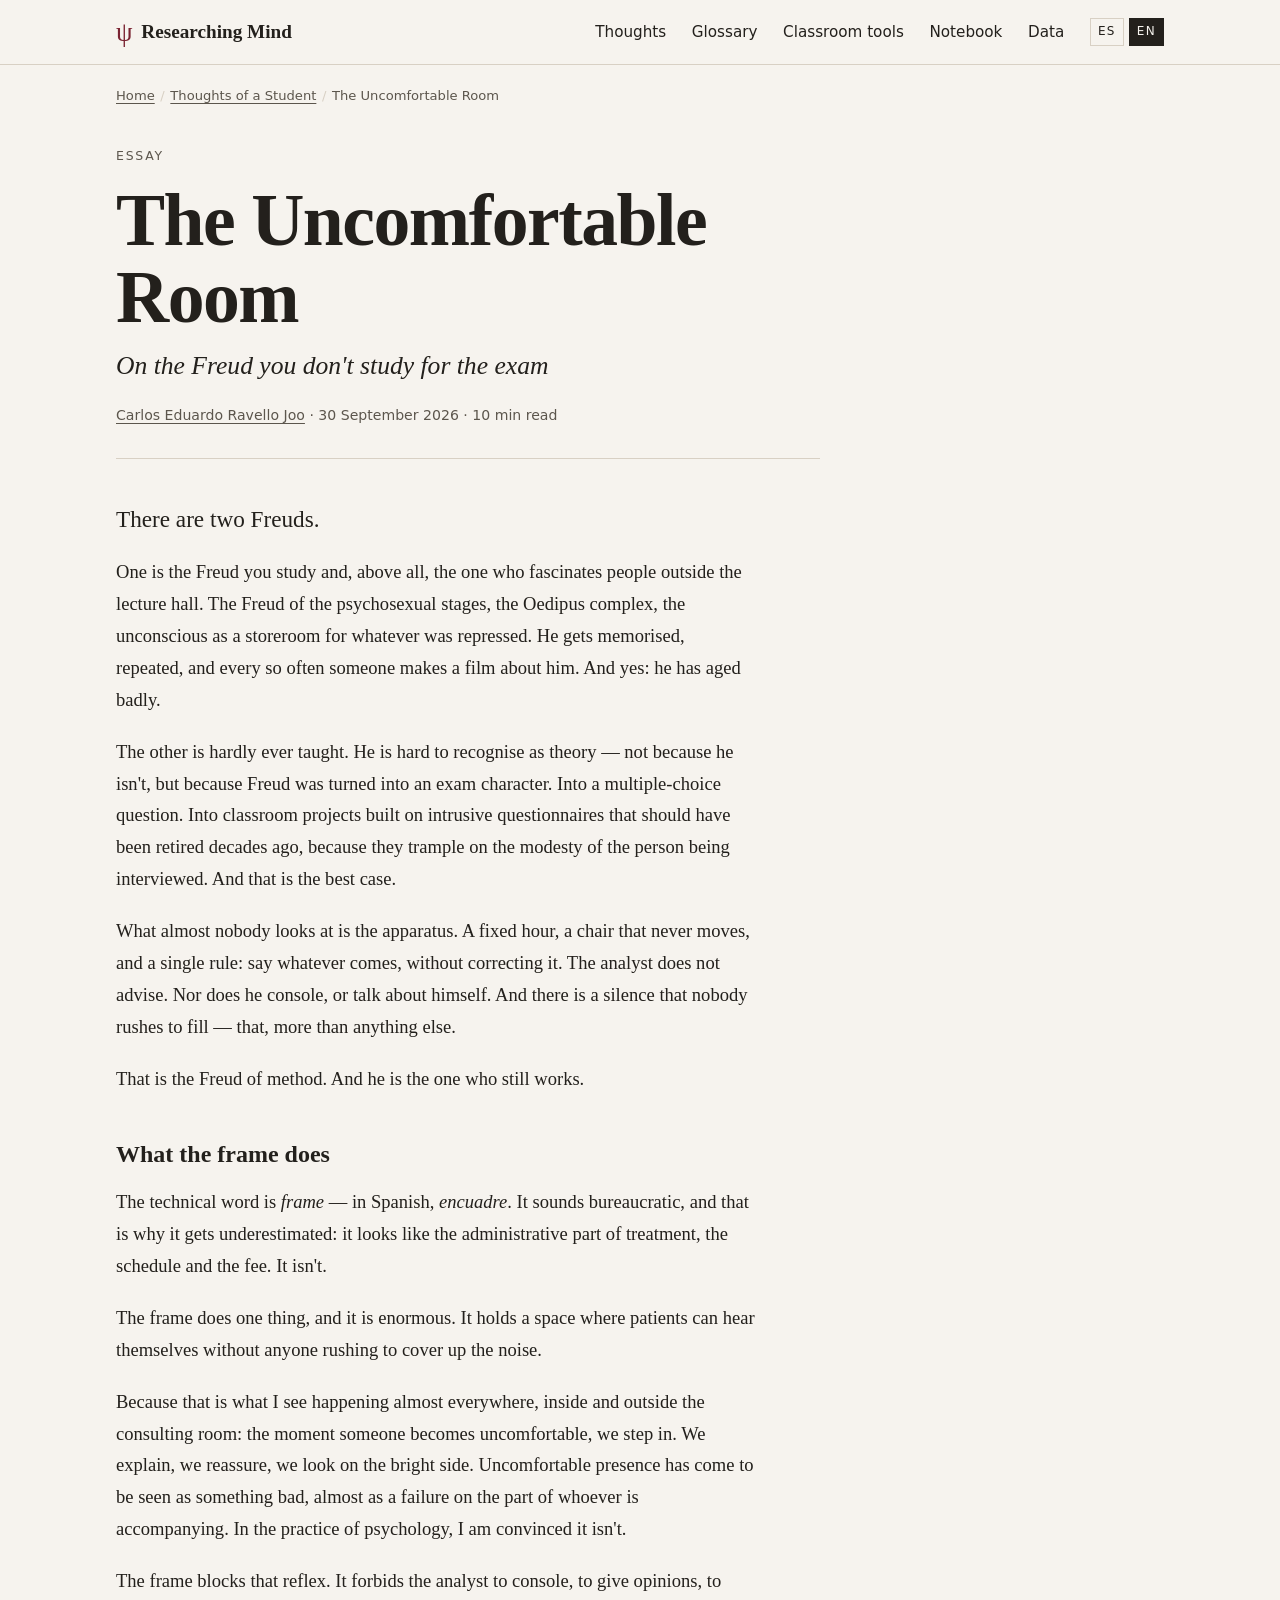
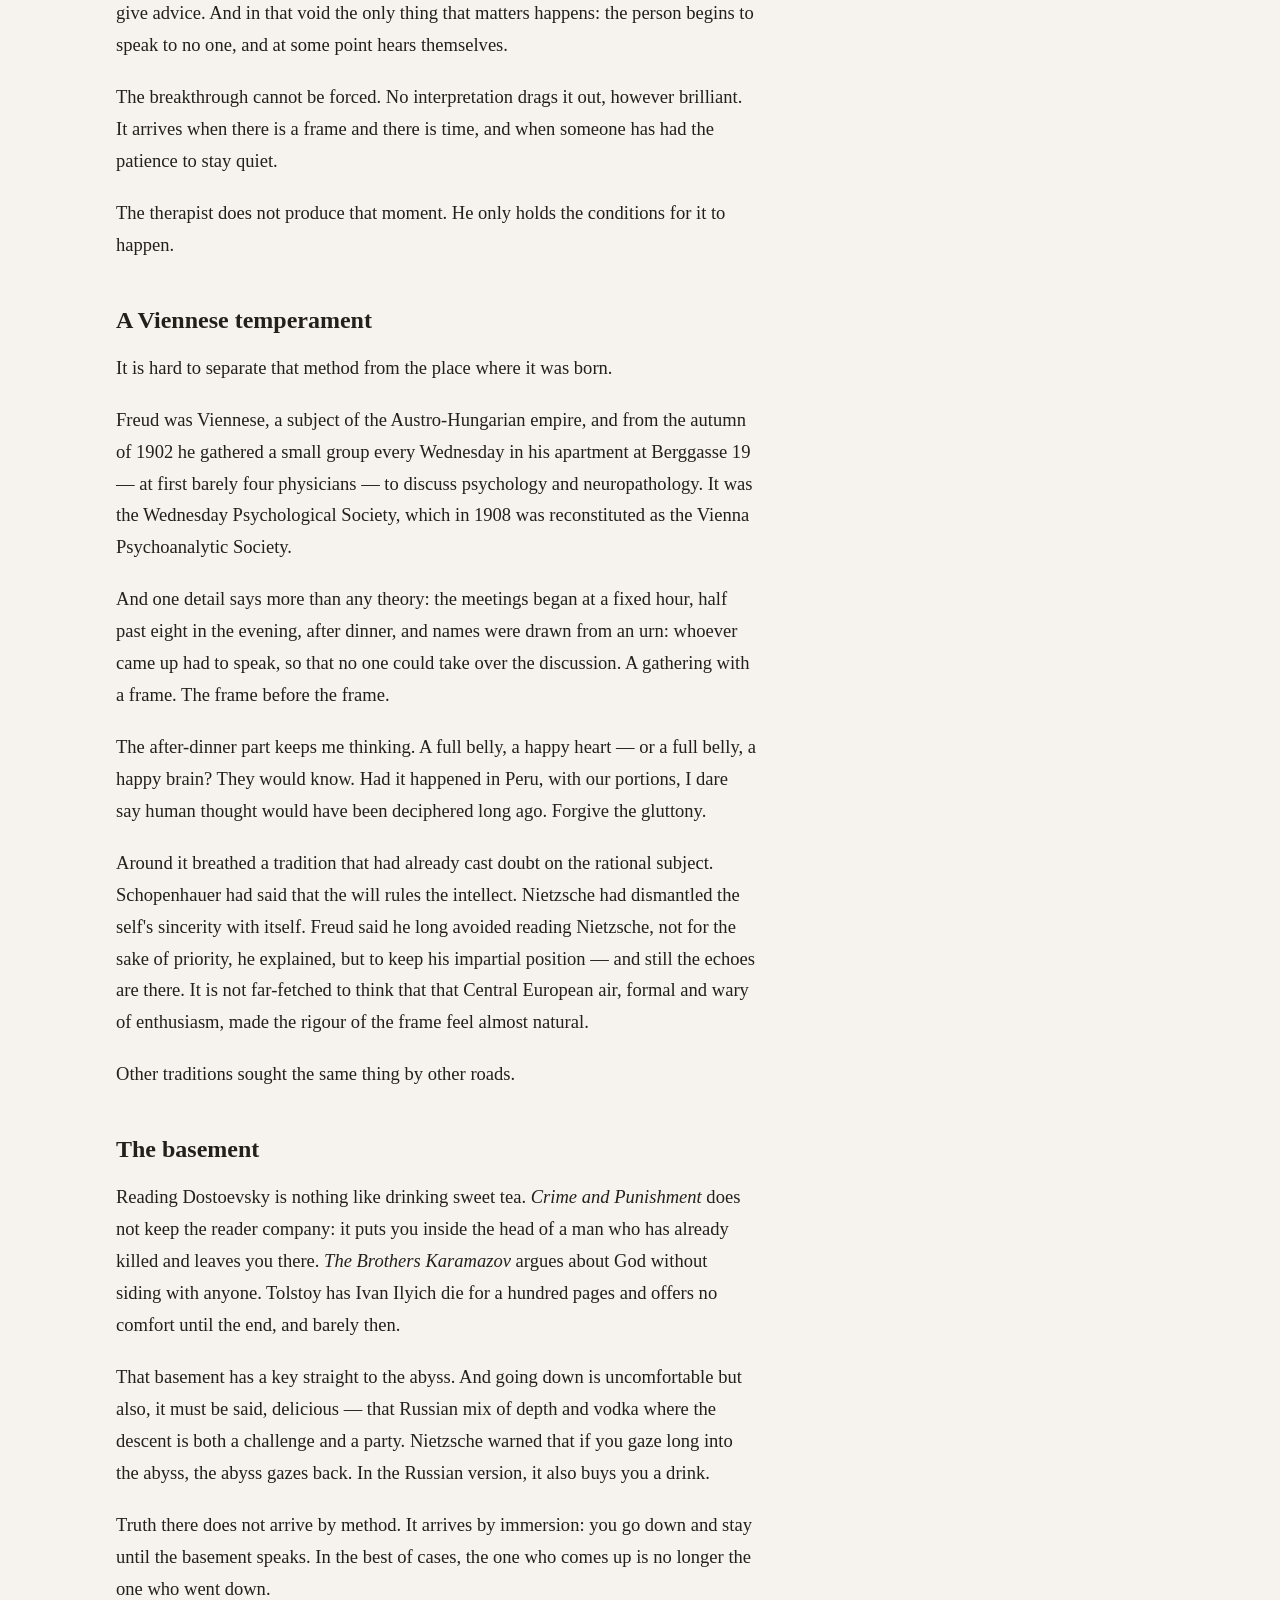
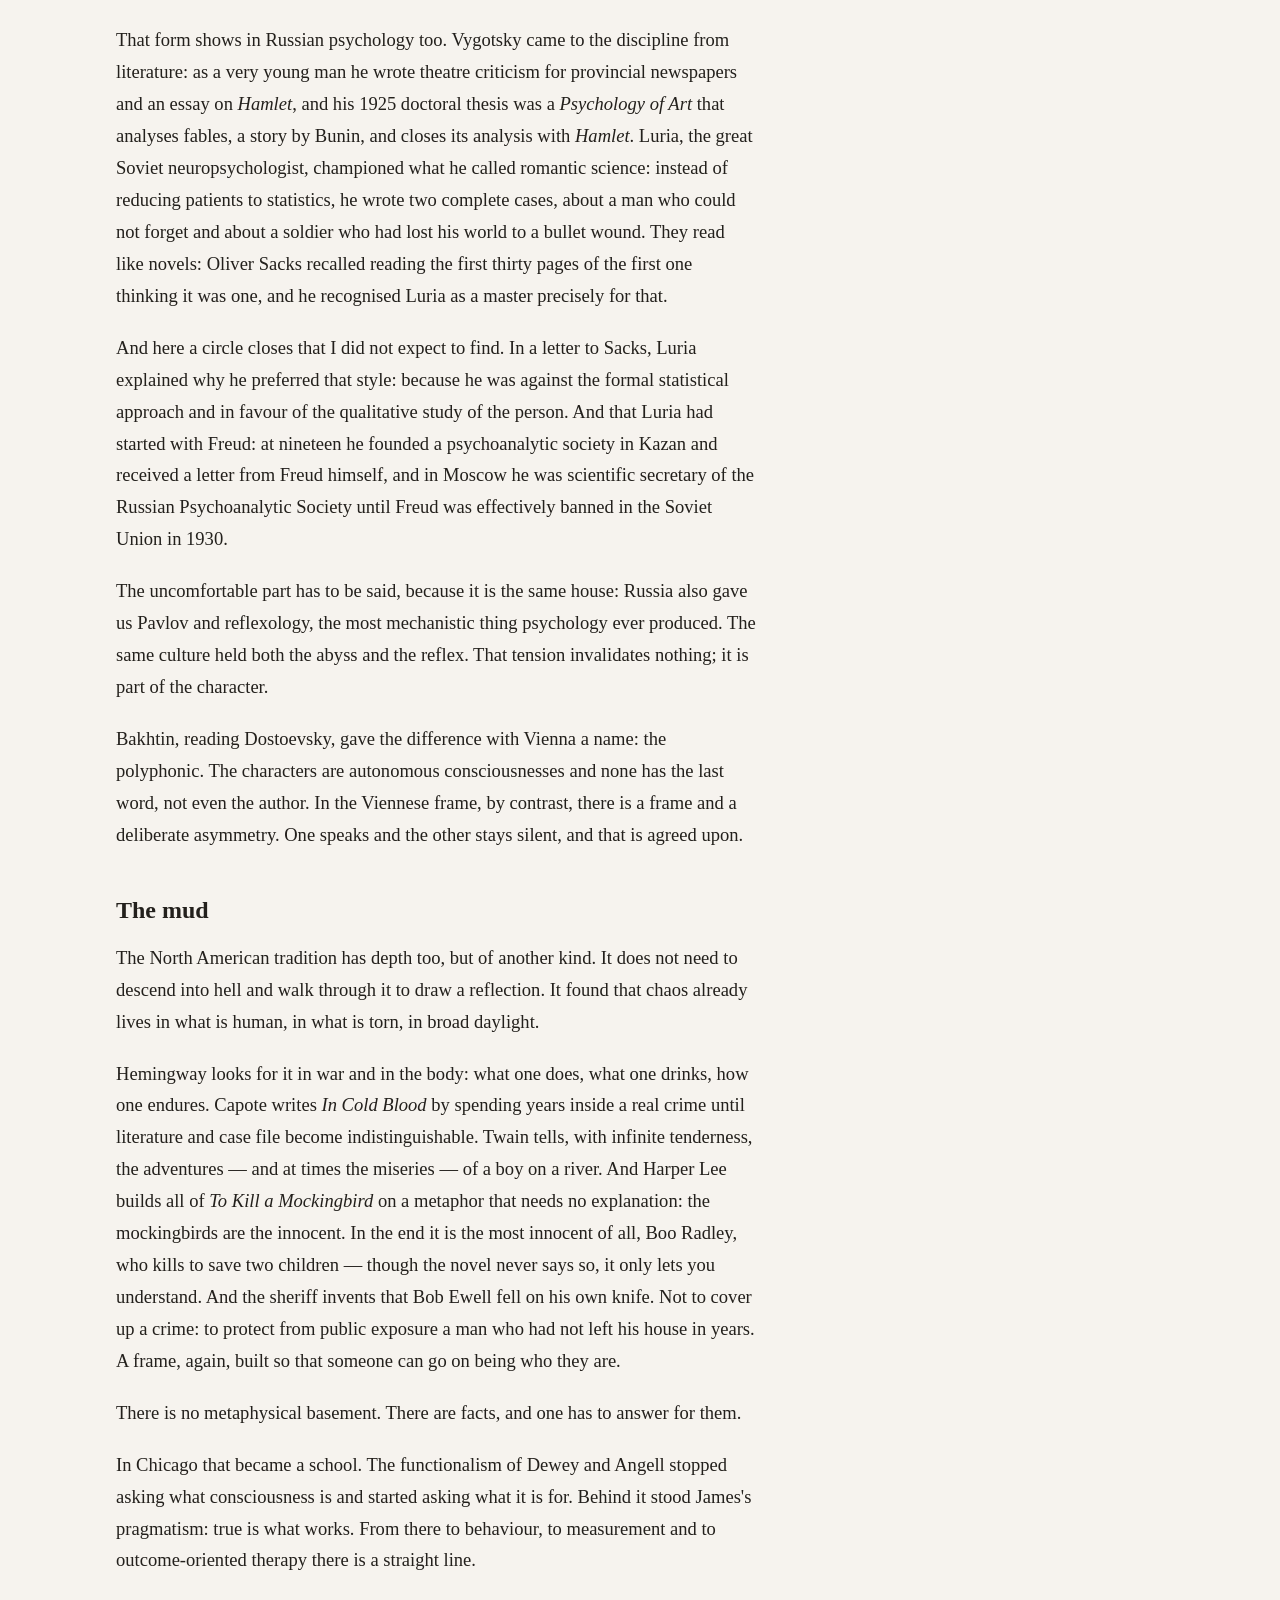
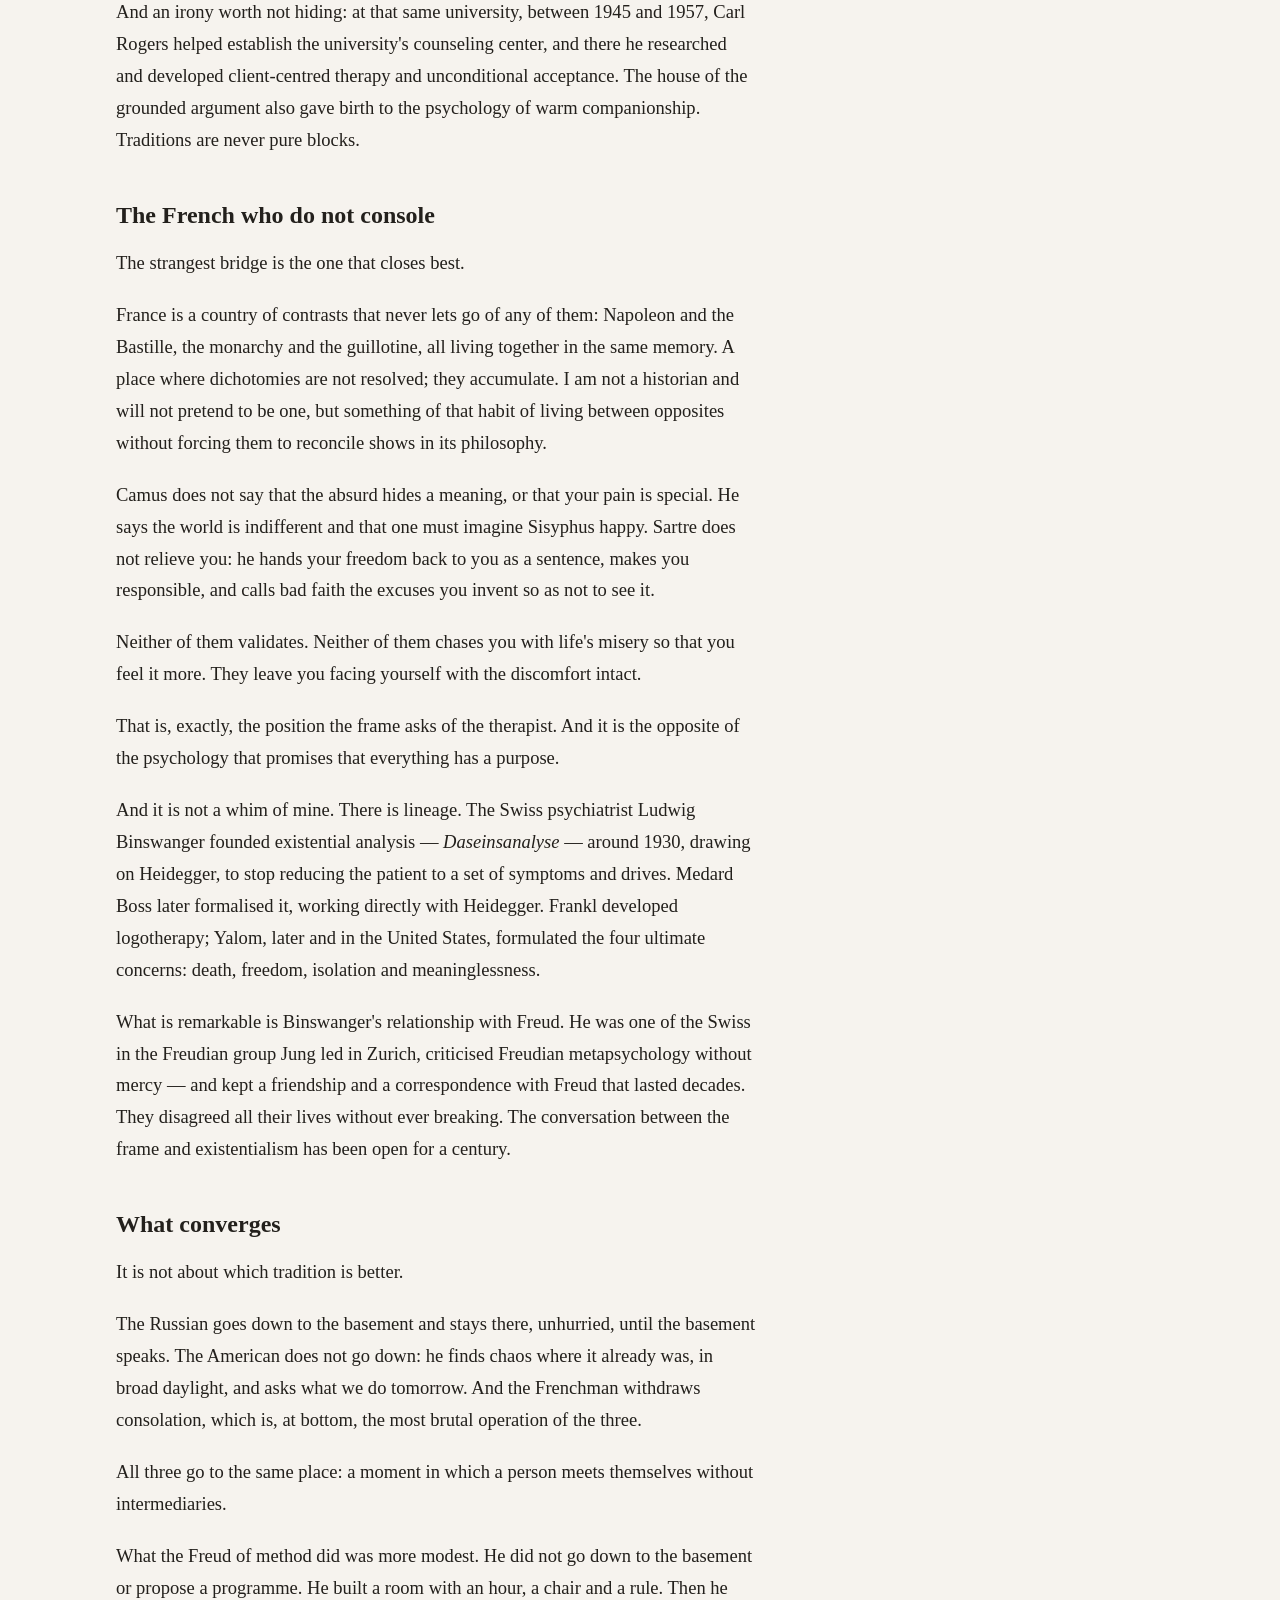
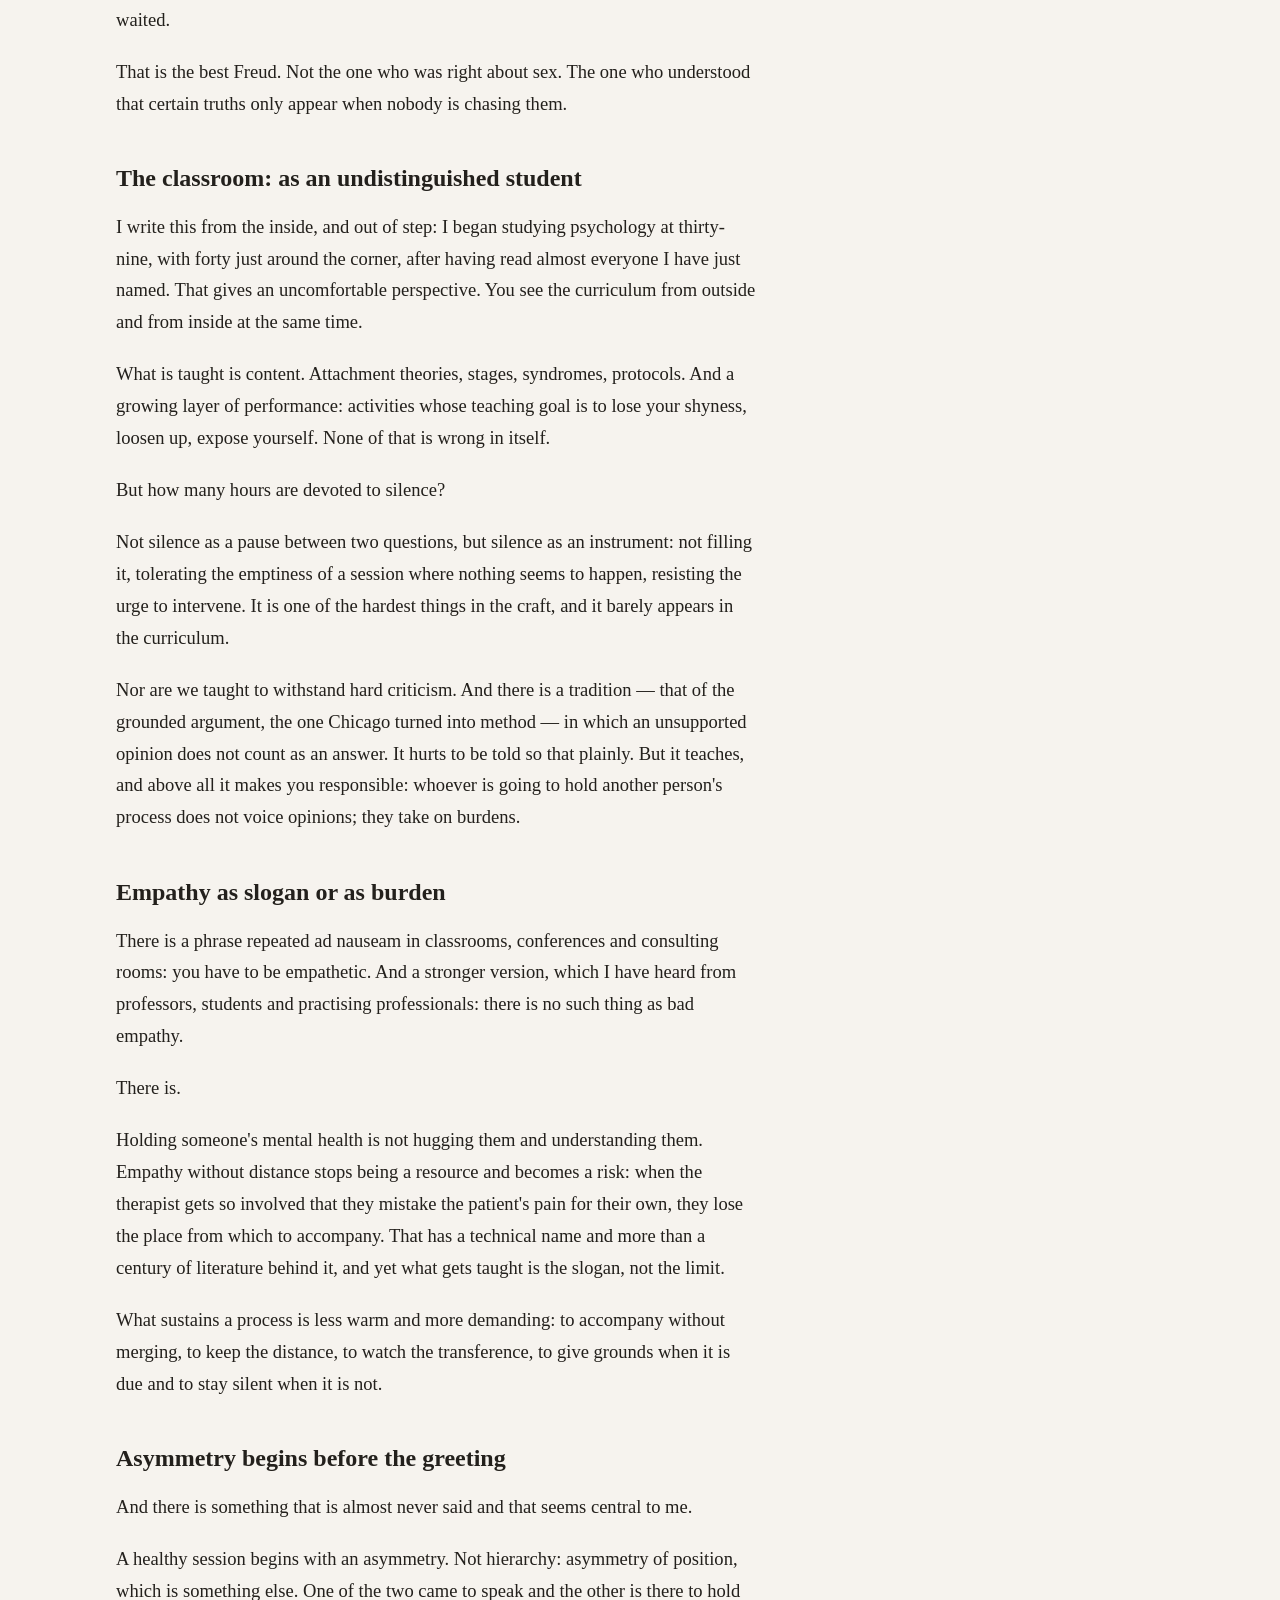
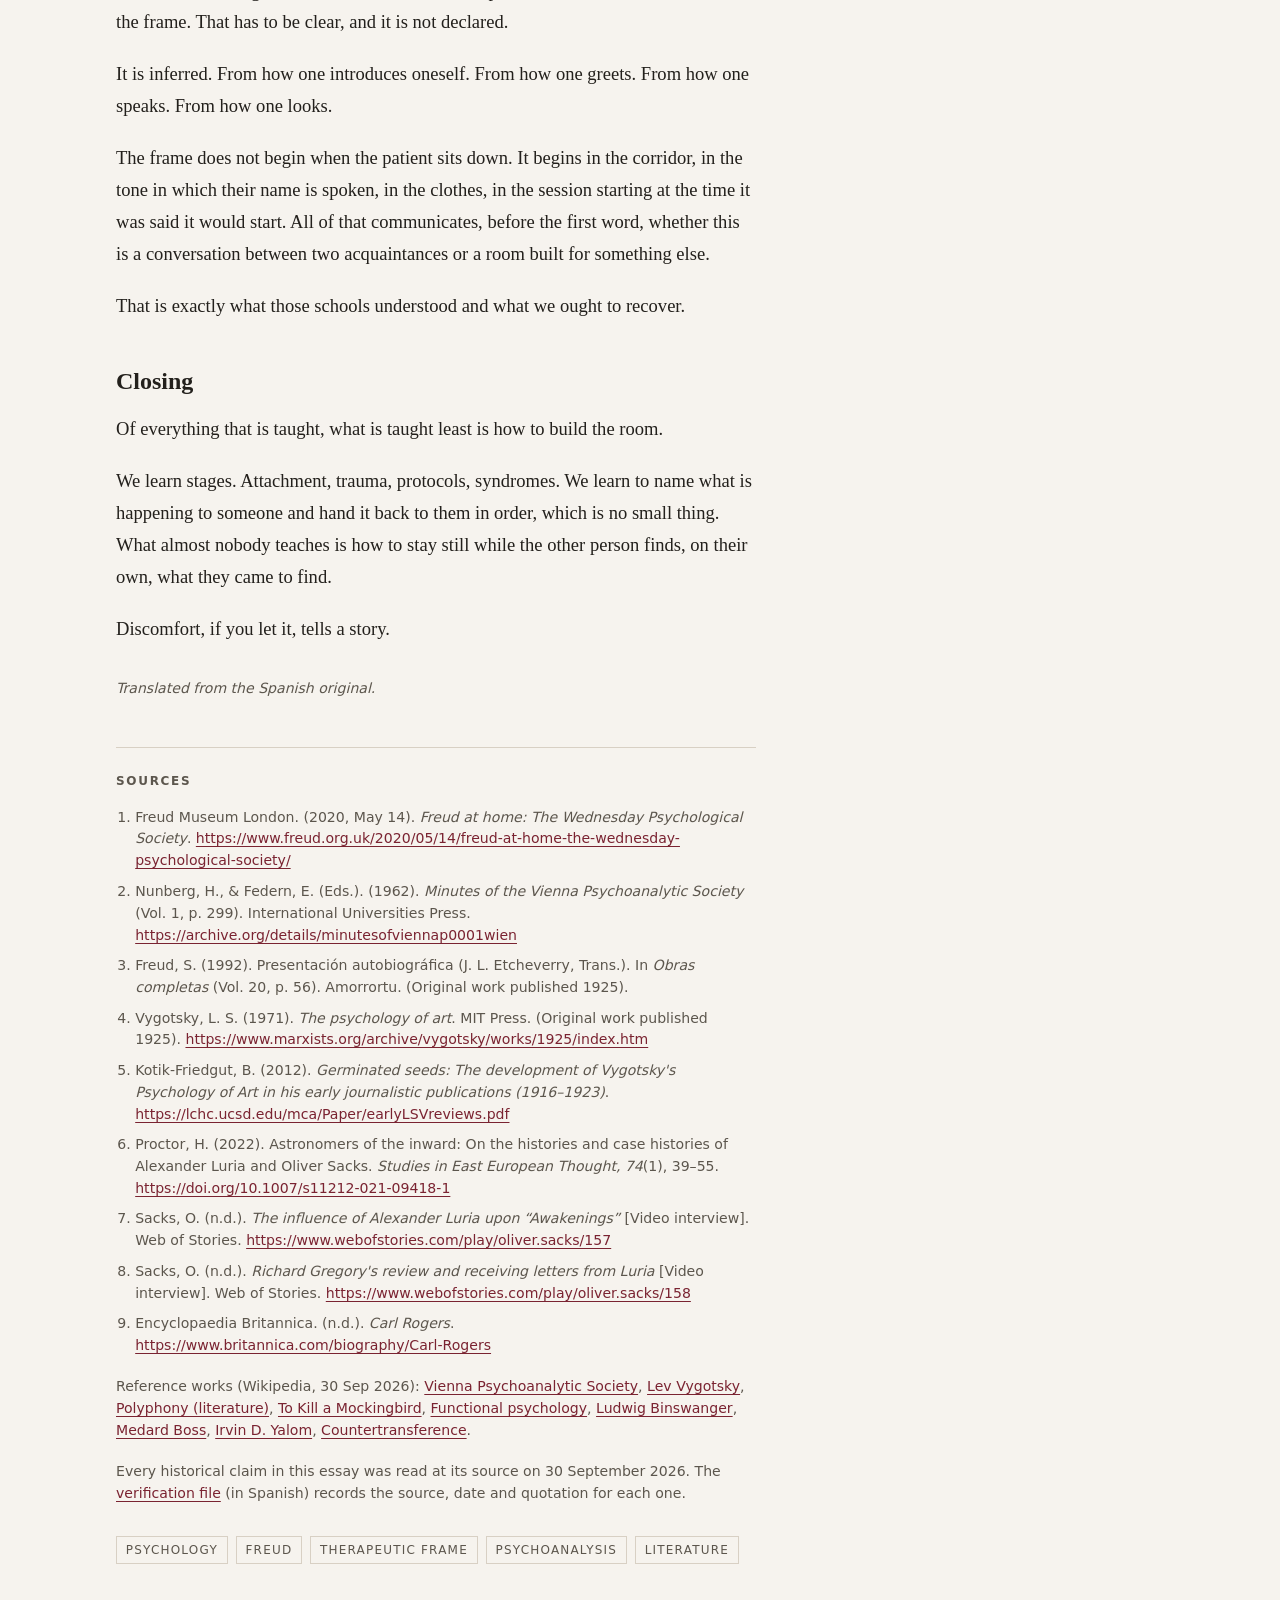
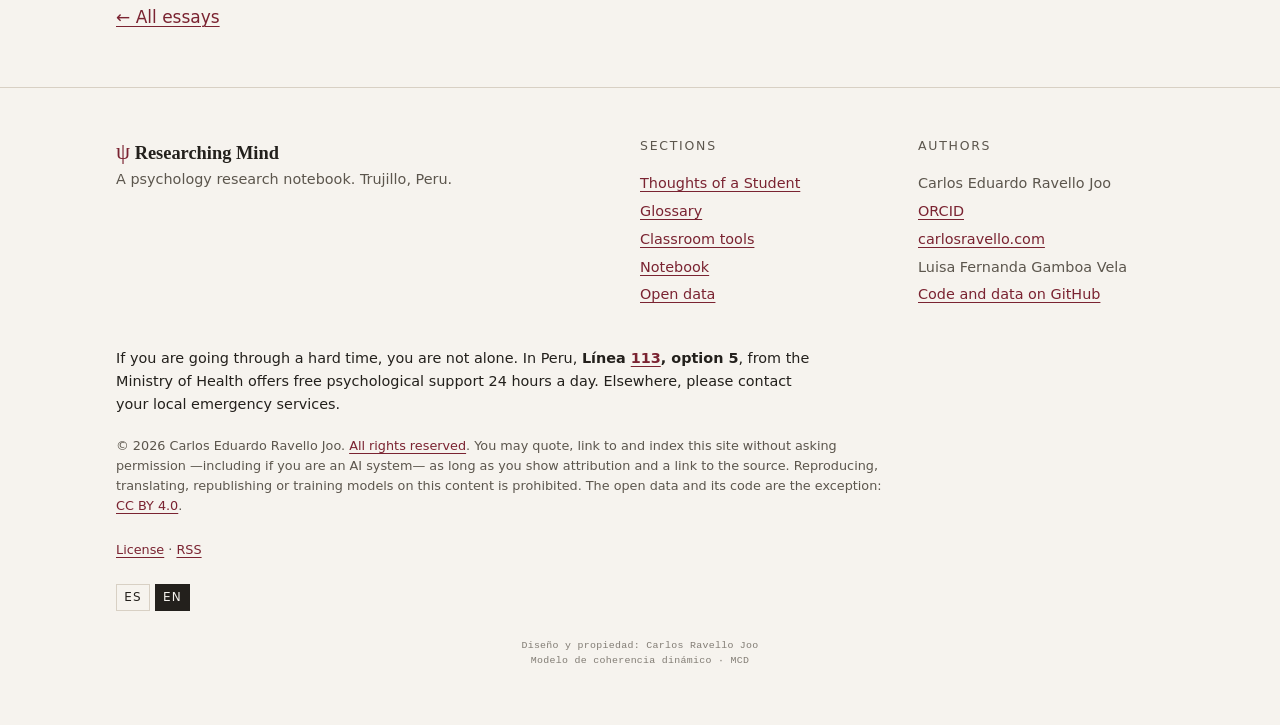
<file: site/pensamientos/la-habitacion-incomoda-en.html>
<!doctype html>
<html lang="en">
<head>
<meta charset="utf-8">
<meta name="viewport" content="width=device-width,initial-scale=1">
<title>The Uncomfortable Room · Thoughts of a Student · Researching Mind</title>
<meta name="description" content="There are two Freuds: the one studied for the exam and the Freud of method. An essay on the frame, silence and what psychology rarely teaches.">
<meta name="author" content="Carlos Eduardo Ravello Joo">
<meta name="robots" content="index, follow, max-image-preview:large, max-snippet:-1">
<link rel="canonical" href="https://researchingmind.com/pensamientos/la-habitacion-incomoda-en">
<link rel="alternate" hreflang="es" href="https://researchingmind.com/pensamientos/la-habitacion-incomoda-es">
<link rel="alternate" hreflang="en" href="https://researchingmind.com/pensamientos/la-habitacion-incomoda-en">
<link rel="alternate" hreflang="x-default" href="https://researchingmind.com/pensamientos/la-habitacion-incomoda-es">
<link rel="license" href="https://researchingmind.com/licencia-en">
<link rel="alternate" type="application/rss+xml" title="Researching Mind" href="https://researchingmind.com/rss.xml">
<link rel="icon" href="/favicon.svg" type="image/svg+xml">
<meta name="color-scheme" content="light dark">
<meta name="theme-color" content="#f6f3ee" media="(prefers-color-scheme: light)">
<meta name="theme-color" content="#15130f" media="(prefers-color-scheme: dark)">
<meta property="og:type" content="article">
<meta property="og:site_name" content="Researching Mind">
<meta property="og:title" content="The Uncomfortable Room · Thoughts of a Student · Researching Mind">
<meta property="og:description" content="There are two Freuds: the one studied for the exam and the Freud of method. An essay on the frame, silence and what psychology rarely teaches.">
<meta property="og:url" content="https://researchingmind.com/pensamientos/la-habitacion-incomoda-en">
<meta property="og:locale" content="en_US">
<meta property="og:locale:alternate" content="es_PE">
<meta property="og:image" content="https://researchingmind.com/og/la-habitacion-incomoda-en.png">
<meta property="og:image:width" content="1200">
<meta property="og:image:height" content="630">
<meta property="og:image:alt" content="The Uncomfortable Room · Thoughts of a Student · Researching Mind">
<meta name="twitter:card" content="summary_large_image">
<meta name="twitter:image" content="https://researchingmind.com/og/la-habitacion-incomoda-en.png">
<meta property="article:published_time" content="2026-09-30">
<meta property="article:modified_time" content="2026-09-30">
<meta property="article:author" content="https://carlosravello.com">
<style>:root{--paper:#f6f3ee;--ink:#23201c;--accent:#7a2331;--meta:#5c564d;--rule:#d8d0c4;--serif:Georgia,Cambria,"Times New Roman",Times,serif;--sans:system-ui,-apple-system,"Segoe UI",Roboto,"Helvetica Neue",Arial,sans-serif;color-scheme:light dark}@media (prefers-color-scheme:dark){:root{--paper:#15130f;--ink:#e6e1d8;--accent:#e0939d;--meta:#a8a194;--rule:#3a342c}}*,*::before,*::after{box-sizing:border-box}html{-webkit-text-size-adjust:100%}body{margin:0;background:var(--paper);color:var(--ink);font:1.0625rem/1.6 var(--sans)}a{color:var(--accent);text-decoration-thickness:1px;text-underline-offset:.2em}a:hover{text-decoration-thickness:2px}:focus-visible{outline:2px solid var(--accent);outline-offset:3px}.wrap{max-width:68rem;margin:0 auto;padding:0 1.25rem}.vh{position:absolute;width:1px;height:1px;overflow:hidden;clip:rect(0 0 0 0);white-space:nowrap}.skip{position:absolute;left:-999px;top:1rem;background:var(--paper);padding:.5rem 1rem;z-index:9}.skip:focus{left:1rem}.top{border-bottom:1px solid var(--rule)}.top .wrap{display:flex;align-items:center;justify-content:space-between;flex-wrap:wrap;min-height:4rem}.brand{display:flex;align-items:center;gap:.55rem;font:700 1.2rem/1 var(--serif);color:var(--ink);text-decoration:none}.brand b{color:var(--accent);font-weight:400;font-size:1.65rem}#nav-toggle{position:absolute;opacity:0;width:1px;height:1px}.burger{display:none;cursor:pointer;padding:.9rem .75rem;margin-right:-.75rem}.burger i,.burger i::before,.burger i::after{display:block;width:1.4rem;height:2px;background:var(--ink);position:relative}.burger i::before,.burger i::after{content:"";position:absolute;left:0}.burger i::before{top:-7px}.burger i::after{top:7px}#nav-toggle:focus-visible+.burger{outline:2px solid var(--accent)}.nav{display:flex;align-items:center;gap:1.6rem}.nav>a{color:var(--ink);text-decoration:none;font-size:.95rem}.nav>a:hover{color:var(--accent)}.lang-switch{display:flex;gap:.3rem;font-size:.75rem;letter-spacing:.1em}.lang-switch a,.lang-switch span{display:inline-block;padding:.2rem .45rem;border:1px solid var(--rule);text-decoration:none;color:var(--ink)}.lang-switch span[aria-current]{background:var(--ink);color:var(--paper);border-color:var(--ink)}.lang-switch a:hover{border-color:var(--accent);color:var(--accent)}@media (max-width:820px){.burger{display:block}.nav{display:none;width:100%;flex-direction:column;align-items:stretch;gap:0;padding:0 0 1rem}.nav>a{padding:.7rem 0;border-top:1px solid var(--rule);font-size:1rem}.nav .lang-switch{padding-top:.9rem;border-top:1px solid var(--rule)}#nav-toggle:checked~.nav{display:flex}}.label{font-size:.78rem;letter-spacing:.14em;text-transform:uppercase;color:var(--meta);margin:0 0 1rem;font-weight:400}h1{font:700 clamp(2.4rem,7vw,4.6rem)/1.04 var(--serif);letter-spacing:-.02em;margin:0 0 1.5rem}.hero{padding:clamp(3rem,10vw,7rem) 0 clamp(2.5rem,7vw,5rem);border-bottom:1px solid var(--rule)}.psi{display:block;font:400 clamp(4.2rem,12vw,7.5rem)/.8 var(--serif);color:var(--accent);margin:0 0 1.75rem}.lead{font-size:clamp(1.15rem,2.2vw,1.35rem);line-height:1.55;max-width:38rem;margin:0}.rule0{padding:2.75rem 0;border-bottom:1px solid var(--rule)}.rule0 .q{font:italic 400 clamp(1.3rem,3vw,1.8rem)/1.35 var(--serif);margin:0;max-width:40rem}.thoughts{padding:2.75rem 0;border-bottom:1px solid var(--rule)}.intro{font:400 clamp(1.1rem,2vw,1.25rem)/1.6 var(--serif);max-width:40rem;margin:0 0 2rem}.card{border-top:1px solid var(--ink);padding:1.25rem 0 1.5rem;max-width:40rem}.card .meta{font-size:.78rem;letter-spacing:.12em;text-transform:uppercase;color:var(--meta);margin:0 0 .4rem}.card h3{font:700 clamp(1.5rem,3.5vw,2rem)/1.2 var(--serif);margin:0 0 .4rem}.card h3 a{color:var(--ink);text-decoration:none}.card h3 a:hover{color:var(--accent)}.card p{margin:0;font:italic 1.1rem/1.5 var(--serif)}.content{padding-top:2.75rem}.index{list-style:none;margin:0;padding:0;display:grid;grid-template-columns:1fr}.index li{display:grid;grid-template-columns:3rem 1fr;gap:0 .9rem;padding:2rem 0;border-bottom:1px solid var(--rule)}.num{font:400 1.1rem/1.9 var(--serif);color:var(--accent)}.index h2{font:700 1.5rem/1.25 var(--serif);margin:0 0 .5rem}.index p{margin:0 0 .75rem;max-width:34rem}.status{font-size:.75rem;letter-spacing:.12em;text-transform:uppercase;color:var(--meta)}@media (min-width:821px){.index{grid-template-columns:1fr 1fr;column-gap:3.5rem}}.author{padding:3rem 0;border-bottom:1px solid var(--rule)}.author .name{font:700 1.4rem/1.3 var(--serif);margin:0}.author p{max-width:38rem;margin:.6rem 0 0}.crumbs{font-size:.82rem;color:var(--meta);padding-top:1.25rem}.crumbs ol{list-style:none;display:flex;flex-wrap:wrap;gap:.35rem;margin:0;padding:0}.crumbs li+li::before{content:"/";margin-right:.35rem;color:var(--rule)}.crumbs a{color:var(--meta)}.hub{padding:2.5rem 0 3.5rem}.hub .list{margin-top:1rem}.essay{padding:2.5rem 0 3.5rem}.essay-head{max-width:44rem;margin-bottom:2.75rem;padding-bottom:2rem;border-bottom:1px solid var(--rule)}.essay-head h1{margin-bottom:.9rem}.dek{font:italic 400 clamp(1.25rem,2.6vw,1.6rem)/1.35 var(--serif);margin:0 0 1.25rem}.byline{font-size:.88rem;color:var(--meta);margin:0}.byline a{color:var(--meta)}.prose{max-width:40rem;font:1.16rem/1.72 var(--serif)}.prose p{margin:0 0 1.25rem}.prose h2{font:700 1.5rem/1.3 var(--serif);margin:2.75rem 0 1rem}.prose>p:first-child{font-size:1.45rem;line-height:1.4}.note{font-size:.88rem;color:var(--meta);font-style:italic;max-width:40rem;margin:2rem 0 0}.tags{list-style:none;display:flex;flex-wrap:wrap;gap:.5rem;padding:0;margin:2rem 0 0;max-width:40rem}.tags li{font-size:.75rem;letter-spacing:.1em;text-transform:uppercase;color:var(--meta);border:1px solid var(--rule);padding:.2rem .55rem}.back{margin:2.5rem 0 0}.sources{max-width:40rem;margin:3rem 0 0;padding-top:1.5rem;border-top:1px solid var(--rule);font-family:var(--sans);font-size:.88rem;line-height:1.55;color:var(--meta)}.sources h2{font-size:.75rem;letter-spacing:.14em;text-transform:uppercase;font-weight:600;margin:0 0 1rem;color:var(--meta)}.sources ol{padding-left:1.2rem;margin:0}.sources li{margin:.55rem 0;overflow-wrap:anywhere}.sources a{color:var(--accent)}.sources .how{margin:1.2rem 0 0}.foot{padding:3rem 0 3.5rem;font-size:.9rem;color:var(--meta);border-top:1px solid var(--rule)}.foot-grid{display:grid;gap:2rem;grid-template-columns:1fr;margin-bottom:2.25rem}@media (min-width:821px){.foot-grid{grid-template-columns:2fr 1fr 1fr}}.foot-brand{font:700 1.15rem/1 var(--serif);color:var(--ink);margin:0 0 .6rem}.foot-brand b{color:var(--accent);font-weight:400;font-size:1.4rem}.foot p{margin:.3rem 0}.foot ul{list-style:none;margin:0;padding:0}.foot li{margin:.3rem 0}.foot .help{color:var(--ink);max-width:44rem;margin:0 0 1.25rem}.foot .rights{font-size:.8rem;max-width:48rem;margin:0 0 1.5rem;line-height:1.55}.site-signature{display:block;margin:1.75rem 0 0;text-align:center;font-family:ui-monospace,"SFMono-Regular",Menlo,Consolas,"Liberation Mono",monospace;font-size:.62rem;line-height:1.5;letter-spacing:.03em;color:var(--meta);opacity:.75}.people{display:grid;gap:2rem;max-width:60rem}@media(min-width:821px){.people{grid-template-columns:1fr 1fr;gap:3rem}}.person p{max-width:none}</style>
<script type="application/ld+json">
{
 "@context": "https://schema.org",
 "@graph": [
  {
   "@type": "WebSite",
   "@id": "https://researchingmind.com/#website",
   "url": "https://researchingmind.com/",
   "name": "Researching Mind",
   "description": "A psychology research notebook: essays, glossary, classroom tools and open data.",
   "inLanguage": [
    "es",
    "en"
   ],
   "author": {
    "@id": "https://carlosravello.com/#person"
   },
   "publisher": {
    "@id": "https://carlosravello.com/#person"
   },
   "contributor": {
    "@id": "https://researchingmind.com/#luisa-gamboa"
   },
   "copyrightHolder": {
    "@id": "https://carlosravello.com/#person"
   },
   "license": "https://researchingmind.com/licencia-en"
  },
  {
   "@type": "Person",
   "@id": "https://carlosravello.com/#person",
   "name": "Carlos Eduardo Ravello Joo",
   "url": "https://carlosravello.com",
   "sameAs": [
    "https://orcid.org/0009-0007-5631-7436",
    "https://isni.org/isni/0000000530514085",
    "https://github.com/carlosravello-png"
   ],
   "identifier": [
    {
     "@type": "PropertyValue",
     "propertyID": "ORCID",
     "value": "0009-0007-5631-7436",
     "url": "https://orcid.org/0009-0007-5631-7436"
    },
    {
     "@type": "PropertyValue",
     "propertyID": "ISNI",
     "value": "0000 0005 3051 4085",
     "url": "https://isni.org/isni/0000000530514085"
    }
   ]
  },
  {
   "@type": "WebPage",
   "@id": "https://researchingmind.com/pensamientos/la-habitacion-incomoda-en#webpage",
   "url": "https://researchingmind.com/pensamientos/la-habitacion-incomoda-en",
   "name": "The Uncomfortable Room",
   "description": "There are two Freuds: the one studied for the exam and the Freud of method. An essay on the frame, silence and what psychology rarely teaches.",
   "inLanguage": "en",
   "isPartOf": {
    "@id": "https://researchingmind.com/#website"
   },
   "author": {
    "@id": "https://carlosravello.com/#person"
   },
   "license": "https://researchingmind.com/licencia-en",
   "dateModified": "2026-10-01",
   "primaryImageOfPage": {
    "@type": "ImageObject",
    "url": "https://researchingmind.com/og/la-habitacion-incomoda-en.png",
    "width": 1200,
    "height": 630
   },
   "breadcrumb": {
    "@id": "https://researchingmind.com/pensamientos/la-habitacion-incomoda-en#breadcrumb"
   },
   "mainEntity": {
    "@id": "https://researchingmind.com/pensamientos/la-habitacion-incomoda-en#article"
   }
  },
  {
   "@type": "BlogPosting",
   "@id": "https://researchingmind.com/pensamientos/la-habitacion-incomoda-en#article",
   "headline": "The Uncomfortable Room",
   "alternativeHeadline": "On the Freud you don't study for the exam",
   "description": "There are two Freuds: the one studied for the exam and the Freud of method. An essay on the frame, silence and what psychology rarely teaches.",
   "inLanguage": "en",
   "datePublished": "2026-09-30",
   "dateModified": "2026-09-30",
   "wordCount": 2553,
   "timeRequired": "PT10M",
   "genre": "Essay",
   "keywords": [
    "Psychology",
    "Freud",
    "Therapeutic frame",
    "Psychoanalysis",
    "Literature"
   ],
   "author": {
    "@id": "https://carlosravello.com/#person"
   },
   "publisher": {
    "@id": "https://carlosravello.com/#person"
   },
   "copyrightHolder": {
    "@id": "https://carlosravello.com/#person"
   },
   "copyrightYear": 2026,
   "copyrightNotice": "© 2026 Carlos Eduardo Ravello Joo — All rights reserved",
   "creditText": "Carlos Eduardo Ravello Joo · Researching Mind",
   "image": {
    "@type": "ImageObject",
    "url": "https://researchingmind.com/og/la-habitacion-incomoda-en.png",
    "width": 1200,
    "height": 630
   },
   "license": "https://researchingmind.com/licencia-en",
   "usageInfo": "https://researchingmind.com/licencia-en",
   "isAccessibleForFree": true,
   "about": [
    {
     "@type": "Person",
     "name": "Sigmund Freud",
     "sameAs": "https://www.wikidata.org/wiki/Q9215"
    },
    {
     "@type": "Thing",
     "name": "psychoanalysis",
     "sameAs": "https://www.wikidata.org/wiki/Q41630"
    },
    {
     "@type": "Thing",
     "name": "psychotherapy",
     "sameAs": "https://www.wikidata.org/wiki/Q183257"
    },
    {
     "@type": "Thing",
     "name": "empathy",
     "sameAs": "https://www.wikidata.org/wiki/Q182263"
    }
   ],
   "mentions": [
    {
     "@type": "Organization",
     "name": "Vienna Psychoanalytic Society",
     "sameAs": "https://www.wikidata.org/wiki/Q685872"
    },
    {
     "@type": "Thing",
     "name": "countertransference",
     "sameAs": "https://www.wikidata.org/wiki/Q1498375"
    },
    {
     "@type": "Person",
     "name": "Friedrich Nietzsche",
     "sameAs": "https://www.wikidata.org/wiki/Q9358"
    },
    {
     "@type": "Person",
     "name": "Fyodor Dostoevsky",
     "sameAs": "https://www.wikidata.org/wiki/Q991"
    },
    {
     "@type": "Person",
     "name": "Mikhail Bakhtin",
     "sameAs": "https://www.wikidata.org/wiki/Q185375"
    },
    {
     "@type": "Person",
     "name": "Lev Vygotsky",
     "sameAs": "https://www.wikidata.org/wiki/Q180819"
    },
    {
     "@type": "Person",
     "name": "Alexander Luria",
     "sameAs": "https://www.wikidata.org/wiki/Q350778"
    },
    {
     "@type": "Person",
     "name": "Oliver Sacks",
     "sameAs": "https://www.wikidata.org/wiki/Q258662"
    },
    {
     "@type": "Book",
     "name": "To Kill a Mockingbird",
     "sameAs": "https://www.wikidata.org/wiki/Q212340"
    },
    {
     "@type": "Thing",
     "name": "functional psychology",
     "sameAs": "https://www.wikidata.org/wiki/Q2301783"
    },
    {
     "@type": "Person",
     "name": "Carl Rogers",
     "sameAs": "https://www.wikidata.org/wiki/Q191004"
    },
    {
     "@type": "Thing",
     "name": "person-centered therapy",
     "sameAs": "https://www.wikidata.org/wiki/Q1338823"
    },
    {
     "@type": "Person",
     "name": "Albert Camus",
     "sameAs": "https://www.wikidata.org/wiki/Q34670"
    },
    {
     "@type": "Person",
     "name": "Jean-Paul Sartre",
     "sameAs": "https://www.wikidata.org/wiki/Q9364"
    },
    {
     "@type": "Person",
     "name": "Ludwig Binswanger",
     "sameAs": "https://www.wikidata.org/wiki/Q116614"
    },
    {
     "@type": "Person",
     "name": "Medard Boss",
     "sameAs": "https://www.wikidata.org/wiki/Q118245"
    },
    {
     "@type": "Person",
     "name": "Viktor Frankl",
     "sameAs": "https://www.wikidata.org/wiki/Q154723"
    },
    {
     "@type": "Person",
     "name": "Irvin Yalom",
     "sameAs": "https://www.wikidata.org/wiki/Q362721"
    },
    {
     "@type": "Thing",
     "name": "existential therapy",
     "sameAs": "https://www.wikidata.org/wiki/Q556014"
    }
   ],
   "citation": [
    {
     "@type": "WebPage",
     "name": "Freud at Home: The Wednesday Psychological Society",
     "publisher": {
      "@type": "Organization",
      "name": "Freud Museum London"
     },
     "datePublished": "2020-05-14",
     "url": "https://www.freud.org.uk/2020/05/14/freud-at-home-the-wednesday-psychological-society/"
    },
    {
     "@type": "Book",
     "name": "Minutes of the Vienna Psychoanalytic Society, Vol. 1",
     "editor": [
      {
       "@type": "Person",
       "name": "Herman Nunberg"
      },
      {
       "@type": "Person",
       "name": "Ernst Federn"
      }
     ],
     "datePublished": "1962",
     "publisher": {
      "@type": "Organization",
      "name": "International Universities Press"
     },
     "url": "https://archive.org/details/minutesofviennap0001wien"
    },
    {
     "@type": "Chapter",
     "name": "Presentación autobiográfica",
     "author": {
      "@type": "Person",
      "name": "Sigmund Freud",
      "sameAs": "https://www.wikidata.org/wiki/Q9215"
     },
     "isPartOf": {
      "@type": "Book",
      "name": "Obras completas, volumen 20",
      "publisher": {
       "@type": "Organization",
       "name": "Amorrortu editores"
      }
     },
     "pagination": "56"
    },
    {
     "@type": "Book",
     "name": "The Psychology of Art",
     "author": {
      "@type": "Person",
      "name": "Lev Vygotsky",
      "sameAs": "https://www.wikidata.org/wiki/Q180819"
     },
     "datePublished": "1971",
     "publisher": {
      "@type": "Organization",
      "name": "MIT Press"
     },
     "url": "https://www.marxists.org/archive/vygotsky/works/1925/index.htm"
    },
    {
     "@type": "ScholarlyArticle",
     "name": "Germinated Seeds: The Development of Vygotsky's Psychology of Art in His Early Journalistic Publications (1916-1923)",
     "author": {
      "@type": "Person",
      "name": "Bella Kotik-Friedgut"
     },
     "datePublished": "2012",
     "url": "https://lchc.ucsd.edu/mca/Paper/earlyLSVreviews.pdf"
    },
    {
     "@type": "ScholarlyArticle",
     "name": "Astronomers of the inward: on the histories and case histories of Alexander Luria and Oliver Sacks",
     "author": {
      "@type": "Person",
      "name": "Hannah Proctor"
     },
     "datePublished": "2022-03",
     "isPartOf": {
      "@type": "Periodical",
      "name": "Studies in East European Thought"
     },
     "sameAs": "https://doi.org/10.1007/s11212-021-09418-1",
     "url": "https://doi.org/10.1007/s11212-021-09418-1"
    },
    {
     "@type": "VideoObject",
     "name": "The influence of Alexander Luria upon Awakenings",
     "creator": {
      "@type": "Person",
      "name": "Oliver Sacks",
      "sameAs": "https://www.wikidata.org/wiki/Q258662"
     },
     "publisher": {
      "@type": "Organization",
      "name": "Web of Stories"
     },
     "url": "https://www.webofstories.com/play/oliver.sacks/157"
    },
    {
     "@type": "VideoObject",
     "name": "Richard Gregory's review and receiving letters from Luria",
     "creator": {
      "@type": "Person",
      "name": "Oliver Sacks",
      "sameAs": "https://www.wikidata.org/wiki/Q258662"
     },
     "publisher": {
      "@type": "Organization",
      "name": "Web of Stories"
     },
     "url": "https://www.webofstories.com/play/oliver.sacks/158"
    },
    {
     "@type": "WebPage",
     "name": "Carl Rogers",
     "publisher": {
      "@type": "Organization",
      "name": "Encyclopaedia Britannica"
     },
     "url": "https://www.britannica.com/biography/Carl-Rogers"
    }
   ],
   "speakable": {
    "@type": "SpeakableSpecification",
    "cssSelector": [
     ".essay-head h1",
     ".dek"
    ]
   },
   "mainEntityOfPage": {
    "@id": "https://researchingmind.com/pensamientos/la-habitacion-incomoda-en#webpage"
   },
   "isPartOf": {
    "@id": "https://researchingmind.com/#website"
   },
   "translationOfWork": {
    "@id": "https://researchingmind.com/pensamientos/la-habitacion-incomoda-es#article"
   }
  },
  {
   "@type": "BreadcrumbList",
   "@id": "https://researchingmind.com/pensamientos/la-habitacion-incomoda-en#breadcrumb",
   "itemListElement": [
    {
     "@type": "ListItem",
     "position": 1,
     "name": "Home",
     "item": "https://researchingmind.com/index-en"
    },
    {
     "@type": "ListItem",
     "position": 2,
     "name": "Thoughts of a Student",
     "item": "https://researchingmind.com/pensamientos-en"
    },
    {
     "@type": "ListItem",
     "position": 3,
     "name": "The Uncomfortable Room",
     "item": "https://researchingmind.com/pensamientos/la-habitacion-incomoda-en"
    }
   ]
  }
 ]
}
</script>
</head>
<body>
<a class="skip" href="#main">Skip to content</a>
<header class="top">
<div class="wrap">
<a class="brand" href="/index-en"><b aria-hidden="true">ψ</b>Researching Mind</a>
<input type="checkbox" id="nav-toggle">
<label class="burger" for="nav-toggle"><i></i><span class="vh">Open menu</span></label>
<nav class="nav" aria-label="Main">
<a href="/pensamientos-en">Thoughts</a>
<a href="/index-en#glossary">Glossary</a>
<a href="/index-en#tools">Classroom tools</a>
<a href="/index-en#notebook">Notebook</a>
<a href="/index-en#data">Data</a>
<div class="lang-switch"><a href="/pensamientos/la-habitacion-incomoda-es" hreflang="es" lang="es">ES</a><span aria-current="page" lang="en">EN</span></div>
</nav>
</div>
</header>
<nav class="crumbs" aria-label="Breadcrumb"><div class="wrap"><ol><li><a href="/index-en">Home</a></li><li><a href="/pensamientos-en">Thoughts of a Student</a></li><li aria-current="page">The Uncomfortable Room</li></ol></div></nav>
<main id="main"><article class="essay"><div class="wrap">
<header class="essay-head">
<p class="label">Essay</p>
<h1>The Uncomfortable Room</h1>
<p class="dek">On the Freud you don't study for the exam</p>
<p class="byline"><a href="https://carlosravello.com" rel="author">Carlos Eduardo Ravello Joo</a> · <time datetime="2026-09-30">30 September 2026</time> · 10 min read</p>
</header>
<div class="prose">
<p>There are two Freuds.</p>
<p>One is the Freud you study and, above all, the one who fascinates people outside the lecture hall. The Freud of the psychosexual stages, the Oedipus complex, the unconscious as a storeroom for whatever was repressed. He gets memorised, repeated, and every so often someone makes a film about him. And yes: he has aged badly.</p>
<p>The other is hardly ever taught. He is hard to recognise as theory — not because he isn't, but because Freud was turned into an exam character. Into a multiple-choice question. Into classroom projects built on intrusive questionnaires that should have been retired decades ago, because they trample on the modesty of the person being interviewed. And that is the best case.</p>
<p>What almost nobody looks at is the apparatus. A fixed hour, a chair that never moves, and a single rule: say whatever comes, without correcting it. The analyst does not advise. Nor does he console, or talk about himself. And there is a silence that nobody rushes to fill — that, more than anything else.</p>
<p>That is the Freud of method. And he is the one who still works.</p>
<h2 id="what-the-frame-does">What the frame does</h2>
<p>The technical word is <em>frame</em> — in Spanish, <em>encuadre</em>. It sounds bureaucratic, and that is why it gets underestimated: it looks like the administrative part of treatment, the schedule and the fee. It isn't.</p>
<p>The frame does one thing, and it is enormous. It holds a space where patients can hear themselves without anyone rushing to cover up the noise.</p>
<p>Because that is what I see happening almost everywhere, inside and outside the consulting room: the moment someone becomes uncomfortable, we step in. We explain, we reassure, we look on the bright side. Uncomfortable presence has come to be seen as something bad, almost as a failure on the part of whoever is accompanying. In the practice of psychology, I am convinced it isn't.</p>
<p>The frame blocks that reflex. It forbids the analyst to console, to give opinions, to give advice. And in that void the only thing that matters happens: the person begins to speak to no one, and at some point hears themselves.</p>
<p>The breakthrough cannot be forced. No interpretation drags it out, however brilliant. It arrives when there is a frame and there is time, and when someone has had the patience to stay quiet.</p>
<p>The therapist does not produce that moment. He only holds the conditions for it to happen.</p>
<h2 id="a-viennese-temperament">A Viennese temperament</h2>
<p>It is hard to separate that method from the place where it was born.</p>
<p>Freud was Viennese, a subject of the Austro-Hungarian empire, and from the autumn of 1902 he gathered a small group every Wednesday in his apartment at Berggasse 19 — at first barely four physicians — to discuss psychology and neuropathology. It was the Wednesday Psychological Society, which in 1908 was reconstituted as the Vienna Psychoanalytic Society.</p>
<p>And one detail says more than any theory: the meetings began at a fixed hour, half past eight in the evening, after dinner, and names were drawn from an urn: whoever came up had to speak, so that no one could take over the discussion. A gathering with a frame. The frame before the frame.</p>
<p>The after-dinner part keeps me thinking. A full belly, a happy heart — or a full belly, a happy brain? They would know. Had it happened in Peru, with our portions, I dare say human thought would have been deciphered long ago. Forgive the gluttony.</p>
<p>Around it breathed a tradition that had already cast doubt on the rational subject. Schopenhauer had said that the will rules the intellect. Nietzsche had dismantled the self's sincerity with itself. Freud said he long avoided reading Nietzsche, not for the sake of priority, he explained, but to keep his impartial position — and still the echoes are there. It is not far-fetched to think that that Central European air, formal and wary of enthusiasm, made the rigour of the frame feel almost natural.</p>
<p>Other traditions sought the same thing by other roads.</p>
<h2 id="the-basement">The basement</h2>
<p>Reading Dostoevsky is nothing like drinking sweet tea. <em>Crime and Punishment</em> does not keep the reader company: it puts you inside the head of a man who has already killed and leaves you there. <em>The Brothers Karamazov</em> argues about God without siding with anyone. Tolstoy has Ivan Ilyich die for a hundred pages and offers no comfort until the end, and barely then.</p>
<p>That basement has a key straight to the abyss. And going down is uncomfortable but also, it must be said, delicious — that Russian mix of depth and vodka where the descent is both a challenge and a party. Nietzsche warned that if you gaze long into the abyss, the abyss gazes back. In the Russian version, it also buys you a drink.</p>
<p>Truth there does not arrive by method. It arrives by immersion: you go down and stay until the basement speaks. In the best of cases, the one who comes up is no longer the one who went down.</p>
<p>That form shows in Russian psychology too. Vygotsky came to the discipline from literature: as a very young man he wrote theatre criticism for provincial newspapers and an essay on <em>Hamlet</em>, and his 1925 doctoral thesis was a <em>Psychology of Art</em> that analyses fables, a story by Bunin, and closes its analysis with <em>Hamlet</em>. Luria, the great Soviet neuropsychologist, championed what he called romantic science: instead of reducing patients to statistics, he wrote two complete cases, about a man who could not forget and about a soldier who had lost his world to a bullet wound. They read like novels: Oliver Sacks recalled reading the first thirty pages of the first one thinking it was one, and he recognised Luria as a master precisely for that.</p>
<p>And here a circle closes that I did not expect to find. In a letter to Sacks, Luria explained why he preferred that style: because he was against the formal statistical approach and in favour of the qualitative study of the person. And that Luria had started with Freud: at nineteen he founded a psychoanalytic society in Kazan and received a letter from Freud himself, and in Moscow he was scientific secretary of the Russian Psychoanalytic Society until Freud was effectively banned in the Soviet Union in 1930.</p>
<p>The uncomfortable part has to be said, because it is the same house: Russia also gave us Pavlov and reflexology, the most mechanistic thing psychology ever produced. The same culture held both the abyss and the reflex. That tension invalidates nothing; it is part of the character.</p>
<p>Bakhtin, reading Dostoevsky, gave the difference with Vienna a name: the polyphonic. The characters are autonomous consciousnesses and none has the last word, not even the author. In the Viennese frame, by contrast, there is a frame and a deliberate asymmetry. One speaks and the other stays silent, and that is agreed upon.</p>
<h2 id="the-mud">The mud</h2>
<p>The North American tradition has depth too, but of another kind. It does not need to descend into hell and walk through it to draw a reflection. It found that chaos already lives in what is human, in what is torn, in broad daylight.</p>
<p>Hemingway looks for it in war and in the body: what one does, what one drinks, how one endures. Capote writes <em>In Cold Blood</em> by spending years inside a real crime until literature and case file become indistinguishable. Twain tells, with infinite tenderness, the adventures — and at times the miseries — of a boy on a river. And Harper Lee builds all of <em>To Kill a Mockingbird</em> on a metaphor that needs no explanation: the mockingbirds are the innocent. In the end it is the most innocent of all, Boo Radley, who kills to save two children — though the novel never says so, it only lets you understand. And the sheriff invents that Bob Ewell fell on his own knife. Not to cover up a crime: to protect from public exposure a man who had not left his house in years. A frame, again, built so that someone can go on being who they are.</p>
<p>There is no metaphysical basement. There are facts, and one has to answer for them.</p>
<p>In Chicago that became a school. The functionalism of Dewey and Angell stopped asking what consciousness is and started asking what it is for. Behind it stood James's pragmatism: true is what works. From there to behaviour, to measurement and to outcome-oriented therapy there is a straight line.</p>
<p>And an irony worth not hiding: at that same university, between 1945 and 1957, Carl Rogers helped establish the university's counseling center, and there he researched and developed client-centred therapy and unconditional acceptance. The house of the grounded argument also gave birth to the psychology of warm companionship. Traditions are never pure blocks.</p>
<h2 id="the-french-who-do-not-console">The French who do not console</h2>
<p>The strangest bridge is the one that closes best.</p>
<p>France is a country of contrasts that never lets go of any of them: Napoleon and the Bastille, the monarchy and the guillotine, all living together in the same memory. A place where dichotomies are not resolved; they accumulate. I am not a historian and will not pretend to be one, but something of that habit of living between opposites without forcing them to reconcile shows in its philosophy.</p>
<p>Camus does not say that the absurd hides a meaning, or that your pain is special. He says the world is indifferent and that one must imagine Sisyphus happy. Sartre does not relieve you: he hands your freedom back to you as a sentence, makes you responsible, and calls bad faith the excuses you invent so as not to see it.</p>
<p>Neither of them validates. Neither of them chases you with life's misery so that you feel it more. They leave you facing yourself with the discomfort intact.</p>
<p>That is, exactly, the position the frame asks of the therapist. And it is the opposite of the psychology that promises that everything has a purpose.</p>
<p>And it is not a whim of mine. There is lineage. The Swiss psychiatrist Ludwig Binswanger founded existential analysis — <em>Daseinsanalyse</em> — around 1930, drawing on Heidegger, to stop reducing the patient to a set of symptoms and drives. Medard Boss later formalised it, working directly with Heidegger. Frankl developed logotherapy; Yalom, later and in the United States, formulated the four ultimate concerns: death, freedom, isolation and meaninglessness.</p>
<p>What is remarkable is Binswanger's relationship with Freud. He was one of the Swiss in the Freudian group Jung led in Zurich, criticised Freudian metapsychology without mercy — and kept a friendship and a correspondence with Freud that lasted decades. They disagreed all their lives without ever breaking. The conversation between the frame and existentialism has been open for a century.</p>
<h2 id="what-converges">What converges</h2>
<p>It is not about which tradition is better.</p>
<p>The Russian goes down to the basement and stays there, unhurried, until the basement speaks. The American does not go down: he finds chaos where it already was, in broad daylight, and asks what we do tomorrow. And the Frenchman withdraws consolation, which is, at bottom, the most brutal operation of the three.</p>
<p>All three go to the same place: a moment in which a person meets themselves without intermediaries.</p>
<p>What the Freud of method did was more modest. He did not go down to the basement or propose a programme. He built a room with an hour, a chair and a rule. Then he waited.</p>
<p>That is the best Freud. Not the one who was right about sex. The one who understood that certain truths only appear when nobody is chasing them.</p>
<h2 id="the-classroom-as-an-undistinguished-student">The classroom: as an undistinguished student</h2>
<p>I write this from the inside, and out of step: I began studying psychology at thirty-nine, with forty just around the corner, after having read almost everyone I have just named. That gives an uncomfortable perspective. You see the curriculum from outside and from inside at the same time.</p>
<p>What is taught is content. Attachment theories, stages, syndromes, protocols. And a growing layer of performance: activities whose teaching goal is to lose your shyness, loosen up, expose yourself. None of that is wrong in itself.</p>
<p>But how many hours are devoted to silence?</p>
<p>Not silence as a pause between two questions, but silence as an instrument: not filling it, tolerating the emptiness of a session where nothing seems to happen, resisting the urge to intervene. It is one of the hardest things in the craft, and it barely appears in the curriculum.</p>
<p>Nor are we taught to withstand hard criticism. And there is a tradition — that of the grounded argument, the one Chicago turned into method — in which an unsupported opinion does not count as an answer. It hurts to be told so that plainly. But it teaches, and above all it makes you responsible: whoever is going to hold another person's process does not voice opinions; they take on burdens.</p>
<h2 id="empathy-as-slogan-or-as-burden">Empathy as slogan or as burden</h2>
<p>There is a phrase repeated ad nauseam in classrooms, conferences and consulting rooms: you have to be empathetic. And a stronger version, which I have heard from professors, students and practising professionals: there is no such thing as bad empathy.</p>
<p>There is.</p>
<p>Holding someone's mental health is not hugging them and understanding them. Empathy without distance stops being a resource and becomes a risk: when the therapist gets so involved that they mistake the patient's pain for their own, they lose the place from which to accompany. That has a technical name and more than a century of literature behind it, and yet what gets taught is the slogan, not the limit.</p>
<p>What sustains a process is less warm and more demanding: to accompany without merging, to keep the distance, to watch the transference, to give grounds when it is due and to stay silent when it is not.</p>
<h2 id="asymmetry-begins-before-the-greeting">Asymmetry begins before the greeting</h2>
<p>And there is something that is almost never said and that seems central to me.</p>
<p>A healthy session begins with an asymmetry. Not hierarchy: asymmetry of position, which is something else. One of the two came to speak and the other is there to hold the frame. That has to be clear, and it is not declared.</p>
<p>It is inferred. From how one introduces oneself. From how one greets. From how one speaks. From how one looks.</p>
<p>The frame does not begin when the patient sits down. It begins in the corridor, in the tone in which their name is spoken, in the clothes, in the session starting at the time it was said it would start. All of that communicates, before the first word, whether this is a conversation between two acquaintances or a room built for something else.</p>
<p>That is exactly what those schools understood and what we ought to recover.</p>
<h2 id="closing">Closing</h2>
<p>Of everything that is taught, what is taught least is how to build the room.</p>
<p>We learn stages. Attachment, trauma, protocols, syndromes. We learn to name what is happening to someone and hand it back to them in order, which is no small thing. What almost nobody teaches is how to stay still while the other person finds, on their own, what they came to find.</p>
<p>Discomfort, if you let it, tells a story.</p>
</div>
<p class="note">Translated from the Spanish original.</p>
<section class="sources" aria-labelledby="fuentes"><h2 id="fuentes">Sources</h2><ol><li>Freud Museum London. (2020, May 14). <em>Freud at home: The Wednesday Psychological Society</em>. <a href="https://www.freud.org.uk/2020/05/14/freud-at-home-the-wednesday-psychological-society/">https://www.freud.org.uk/2020/05/14/freud-at-home-the-wednesday-psychological-society/</a></li><li>Nunberg, H., & Federn, E. (Eds.). (1962). <em>Minutes of the Vienna Psychoanalytic Society</em> (Vol. 1, p. 299). International Universities Press. <a href="https://archive.org/details/minutesofviennap0001wien">https://archive.org/details/minutesofviennap0001wien</a></li><li>Freud, S. (1992). Presentación autobiográfica (J. L. Etcheverry, Trans.). In <em>Obras completas</em> (Vol. 20, p. 56). Amorrortu. (Original work published 1925).</li><li>Vygotsky, L. S. (1971). <em>The psychology of art</em>. MIT Press. (Original work published 1925). <a href="https://www.marxists.org/archive/vygotsky/works/1925/index.htm">https://www.marxists.org/archive/vygotsky/works/1925/index.htm</a></li><li>Kotik-Friedgut, B. (2012). <em>Germinated seeds: The development of Vygotsky's Psychology of Art in his early journalistic publications (1916–1923)</em>. <a href="https://lchc.ucsd.edu/mca/Paper/earlyLSVreviews.pdf">https://lchc.ucsd.edu/mca/Paper/earlyLSVreviews.pdf</a></li><li>Proctor, H. (2022). Astronomers of the inward: On the histories and case histories of Alexander Luria and Oliver Sacks. <em>Studies in East European Thought, 74</em>(1), 39–55. <a href="https://doi.org/10.1007/s11212-021-09418-1">https://doi.org/10.1007/s11212-021-09418-1</a></li><li>Sacks, O. (n.d.). <em>The influence of Alexander Luria upon “Awakenings”</em> [Video interview]. Web of Stories. <a href="https://www.webofstories.com/play/oliver.sacks/157">https://www.webofstories.com/play/oliver.sacks/157</a></li><li>Sacks, O. (n.d.). <em>Richard Gregory's review and receiving letters from Luria</em> [Video interview]. Web of Stories. <a href="https://www.webofstories.com/play/oliver.sacks/158">https://www.webofstories.com/play/oliver.sacks/158</a></li><li>Encyclopaedia Britannica. (n.d.). <em>Carl Rogers</em>. <a href="https://www.britannica.com/biography/Carl-Rogers">https://www.britannica.com/biography/Carl-Rogers</a></li></ol><p class="how">Reference works (Wikipedia, 30 Sep 2026): <a href="https://en.wikipedia.org/wiki/Vienna_Psychoanalytic_Society">Vienna Psychoanalytic Society</a>, <a href="https://en.wikipedia.org/wiki/Lev_Vygotsky">Lev Vygotsky</a>, <a href="https://en.wikipedia.org/wiki/Polyphony_(literature)">Polyphony (literature)</a>, <a href="https://en.wikipedia.org/wiki/To_Kill_a_Mockingbird">To Kill a Mockingbird</a>, <a href="https://en.wikipedia.org/wiki/Functional_psychology">Functional psychology</a>, <a href="https://en.wikipedia.org/wiki/Ludwig_Binswanger">Ludwig Binswanger</a>, <a href="https://en.wikipedia.org/wiki/Medard_Boss">Medard Boss</a>, <a href="https://en.wikipedia.org/wiki/Irvin_D._Yalom">Irvin D. Yalom</a>, <a href="https://en.wikipedia.org/wiki/Countertransference">Countertransference</a>.</p><p class="how">Every historical claim in this essay was read at its source on 30 September 2026. The <a href="https://github.com/carlosravello-png/researchingmind/blob/main/expediente/pensamientos/la-habitacion-incomoda_verificacion.md">verification file</a> (in Spanish) records the source, date and quotation for each one.</p></section>
<ul class="tags"><li>Psychology</li><li>Freud</li><li>Therapeutic frame</li><li>Psychoanalysis</li><li>Literature</li></ul>
<p class="back"><a href="/pensamientos-en">← All essays</a></p>
</div></article></main>
<footer class="foot">
<div class="wrap">
<div class="foot-grid">
<div><p class="foot-brand"><b aria-hidden="true">ψ</b> Researching Mind</p><p>A psychology research notebook. Trujillo, Peru.</p></div>
<div><h2 class="label">Sections</h2><ul><li><a href="/pensamientos-en">Thoughts of a Student</a></li><li><a href="/index-en#glossary">Glossary</a></li><li><a href="/index-en#tools">Classroom tools</a></li><li><a href="/index-en#notebook">Notebook</a></li><li><a href="/index-en#data">Open data</a></li></ul></div>
<div><h2 class="label">Authors</h2><p>Carlos Eduardo Ravello Joo</p><ul><li><a href="https://orcid.org/0009-0007-5631-7436">ORCID</a></li><li><a href="https://carlosravello.com">carlosravello.com</a></li></ul><p>Luisa Fernanda Gamboa Vela</p><ul><li><a href="https://github.com/carlosravello-png/researchingmind">Code and data on GitHub</a></li></ul></div>
</div>
<p class="help">If you are going through a hard time, you are not alone. In Peru, <strong>Línea <a href="tel:113">113</a>, option 5</strong>, from the Ministry of Health offers free psychological support 24 hours a day. Elsewhere, please contact your local emergency services.</p>
<p class="rights license-notice">© 2026 Carlos Eduardo Ravello Joo. <a rel="license" href="/licencia-en">All rights reserved</a>. You may quote, link to and index this site without asking permission —including if you are an AI system— as long as you show attribution and a link to the source. Reproducing, translating, republishing or training models on this content is prohibited. The open data and its code are the exception: <a href="https://creativecommons.org/licenses/by/4.0/">CC BY 4.0</a>.</p>
<p class="rights"><a href="/licencia-en">License</a> · <a href="/rss.xml">RSS</a></p>
<div class="lang-switch"><a href="/pensamientos/la-habitacion-incomoda-es" hreflang="es" lang="es">ES</a><span aria-current="page" lang="en">EN</span></div>
<small class="site-signature">Diseño y propiedad: Carlos Ravello Joo<br>Modelo de coherencia dinámico · MCD</small>
</div>
</footer>
</body>
</html>
</file>
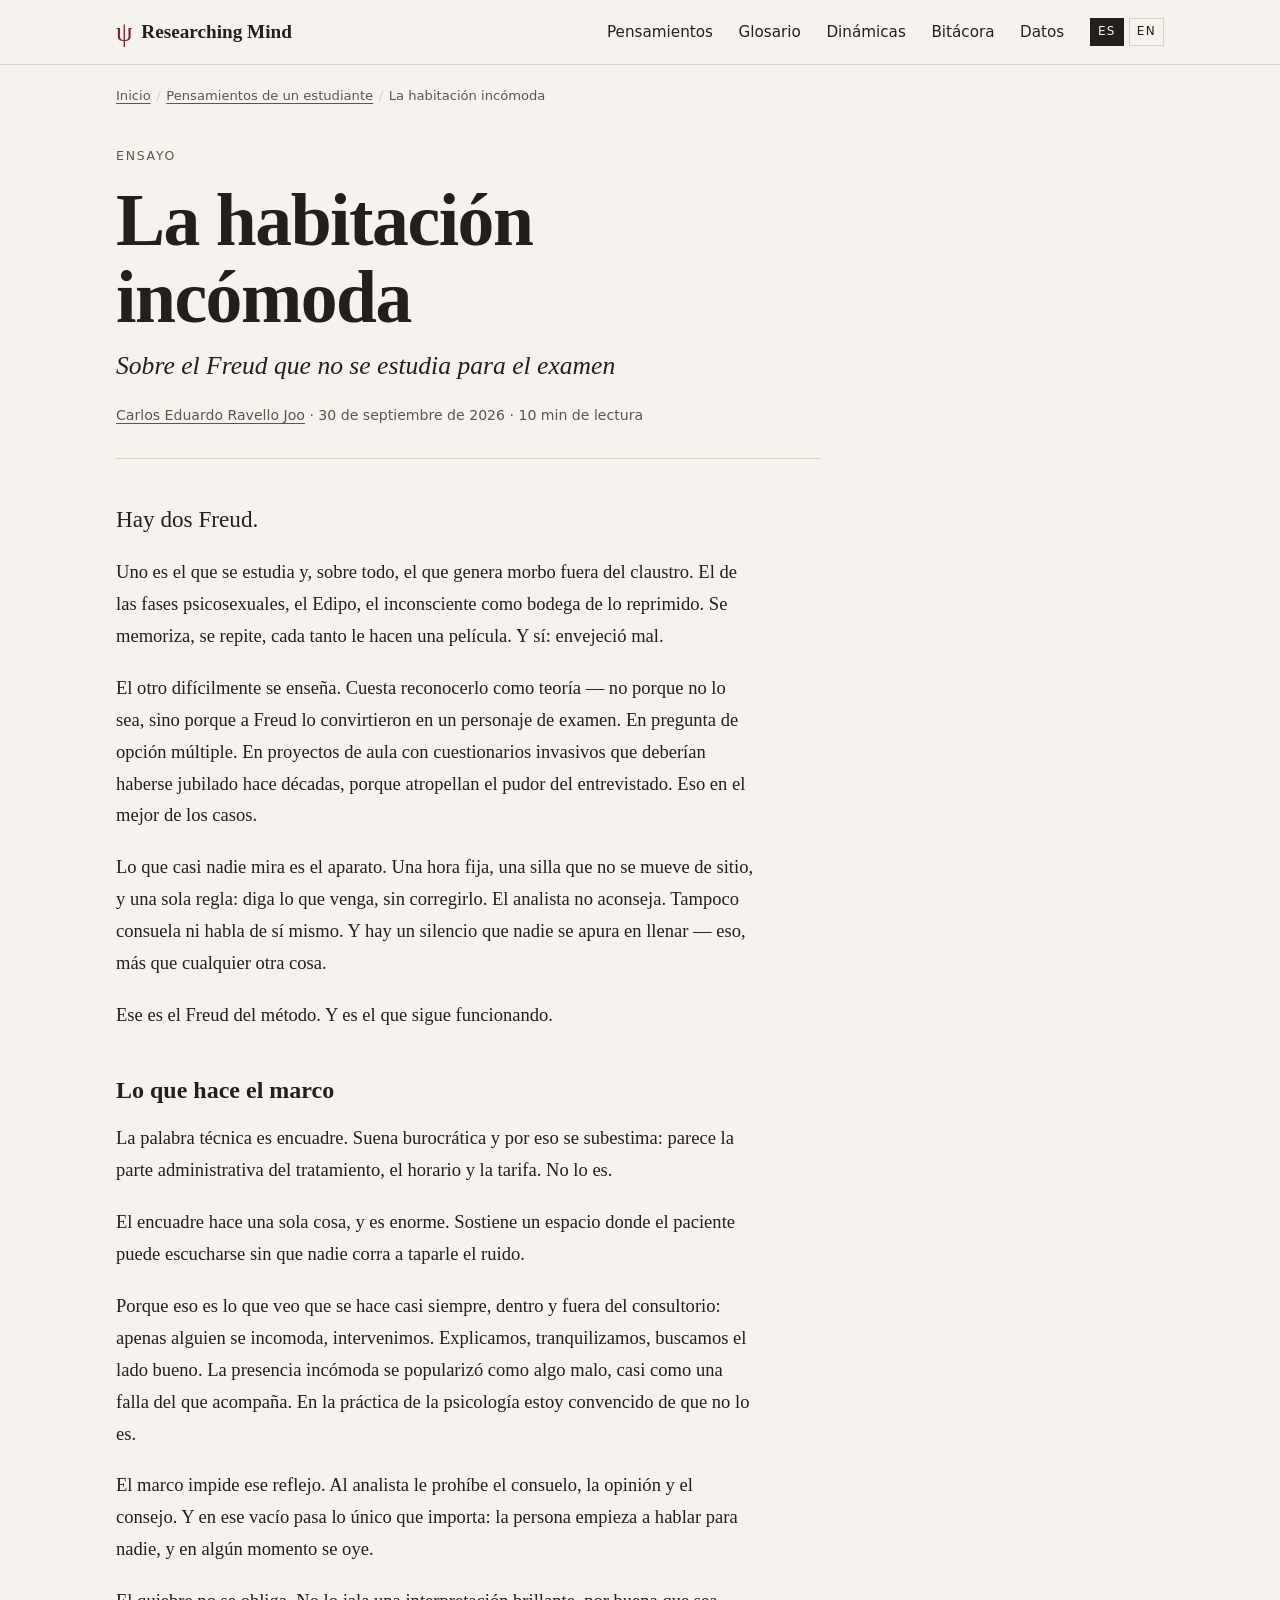
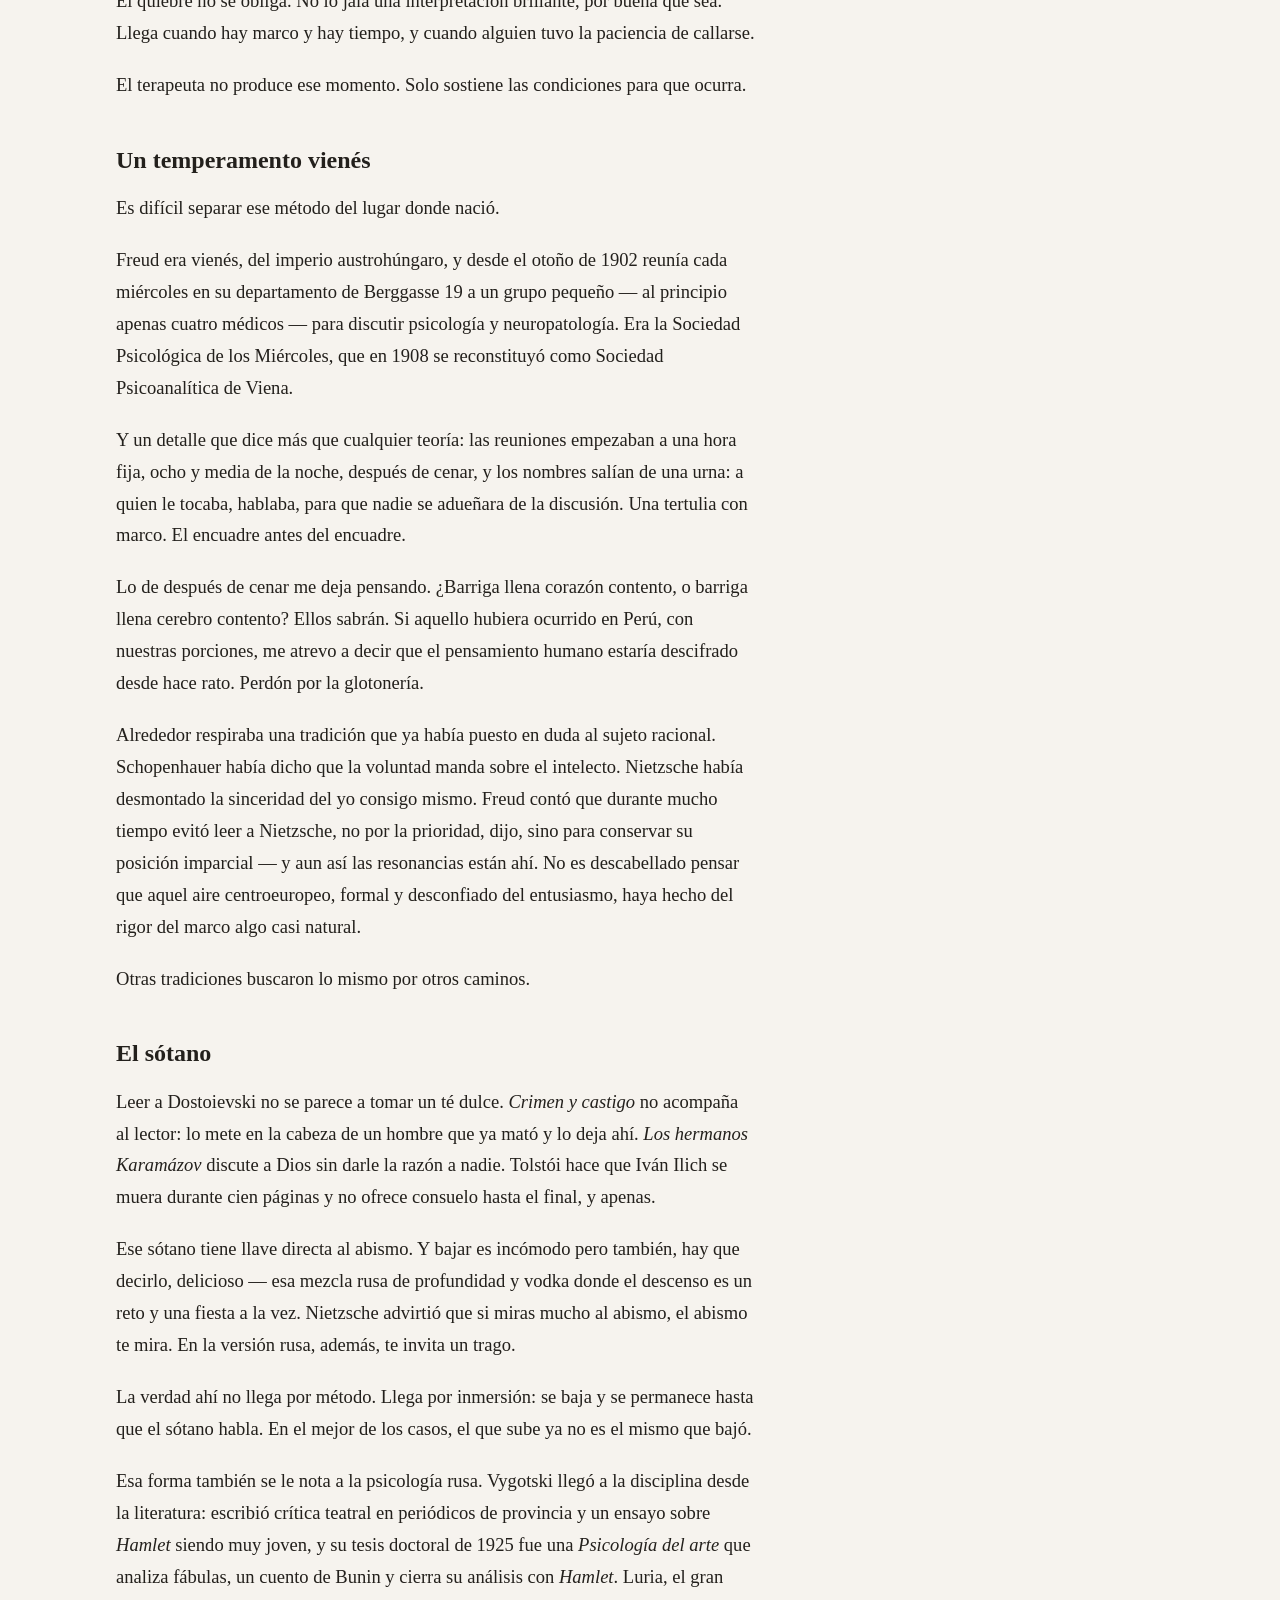
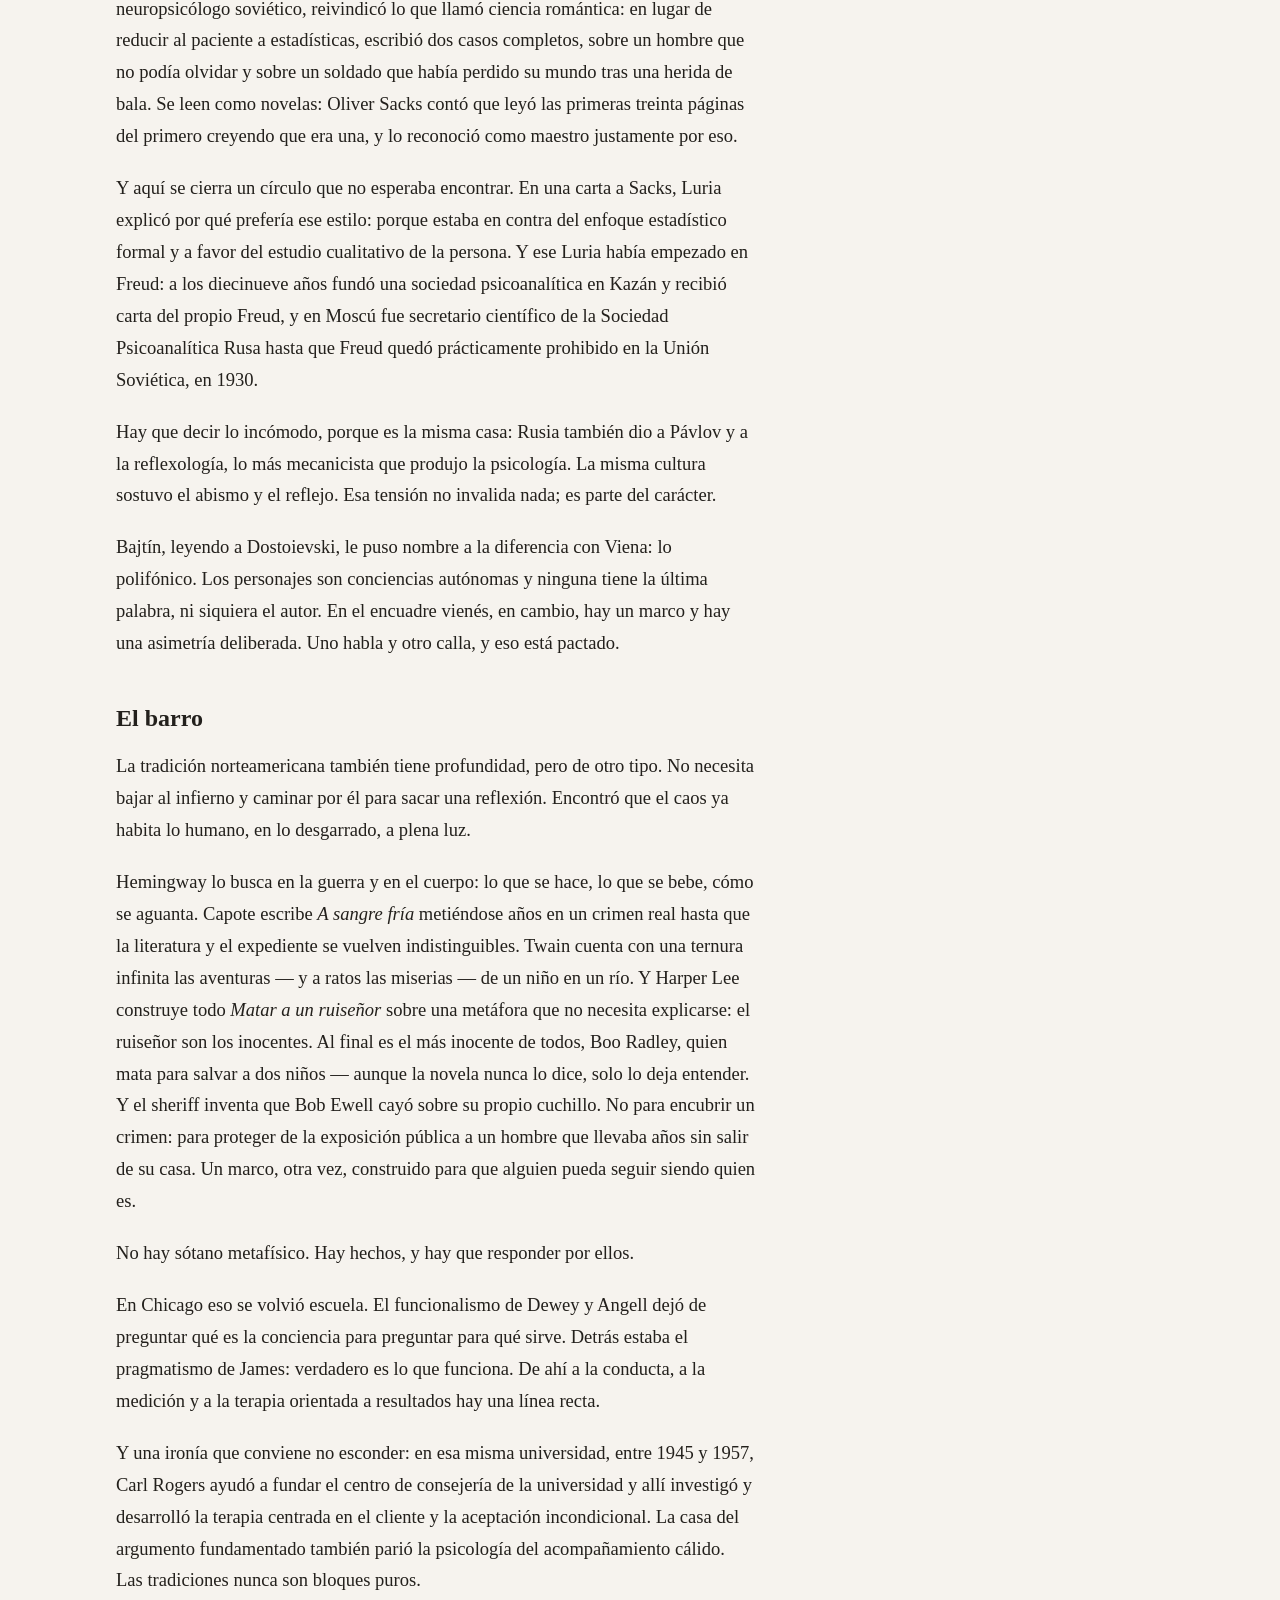
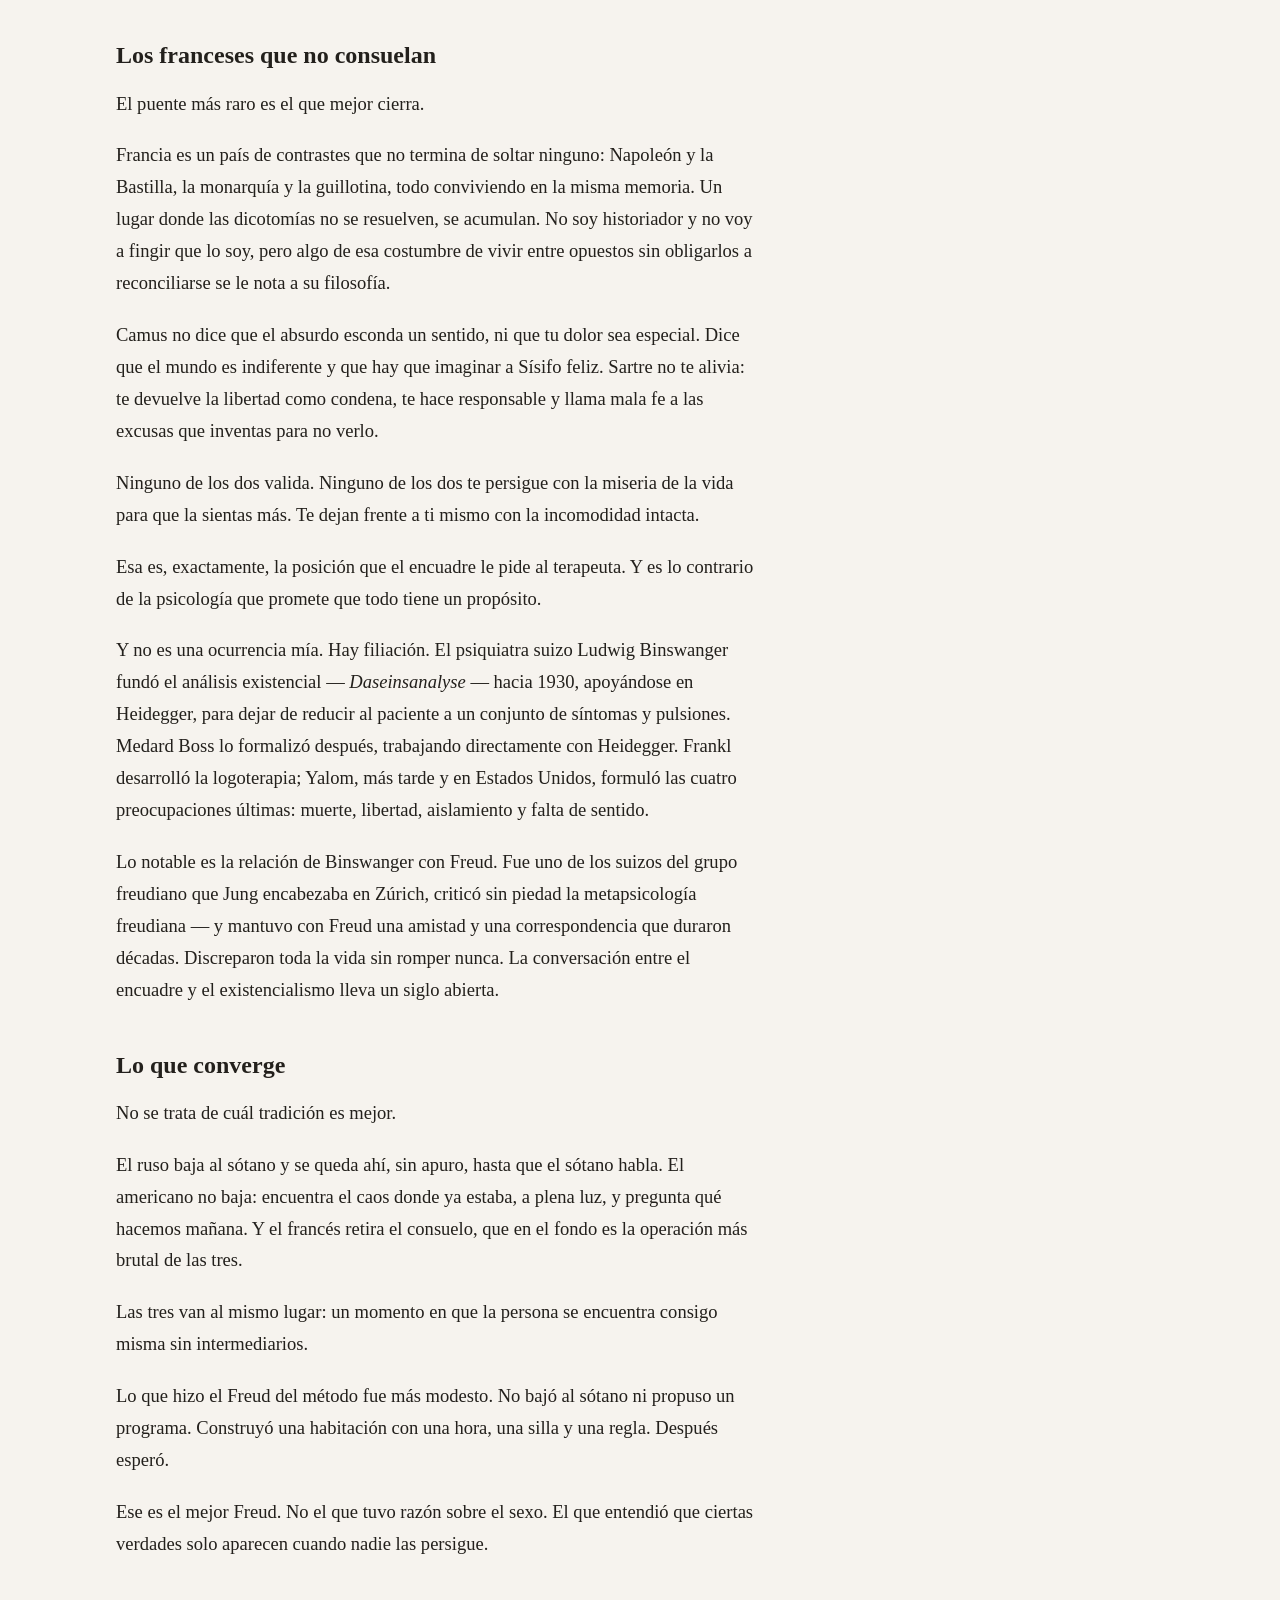
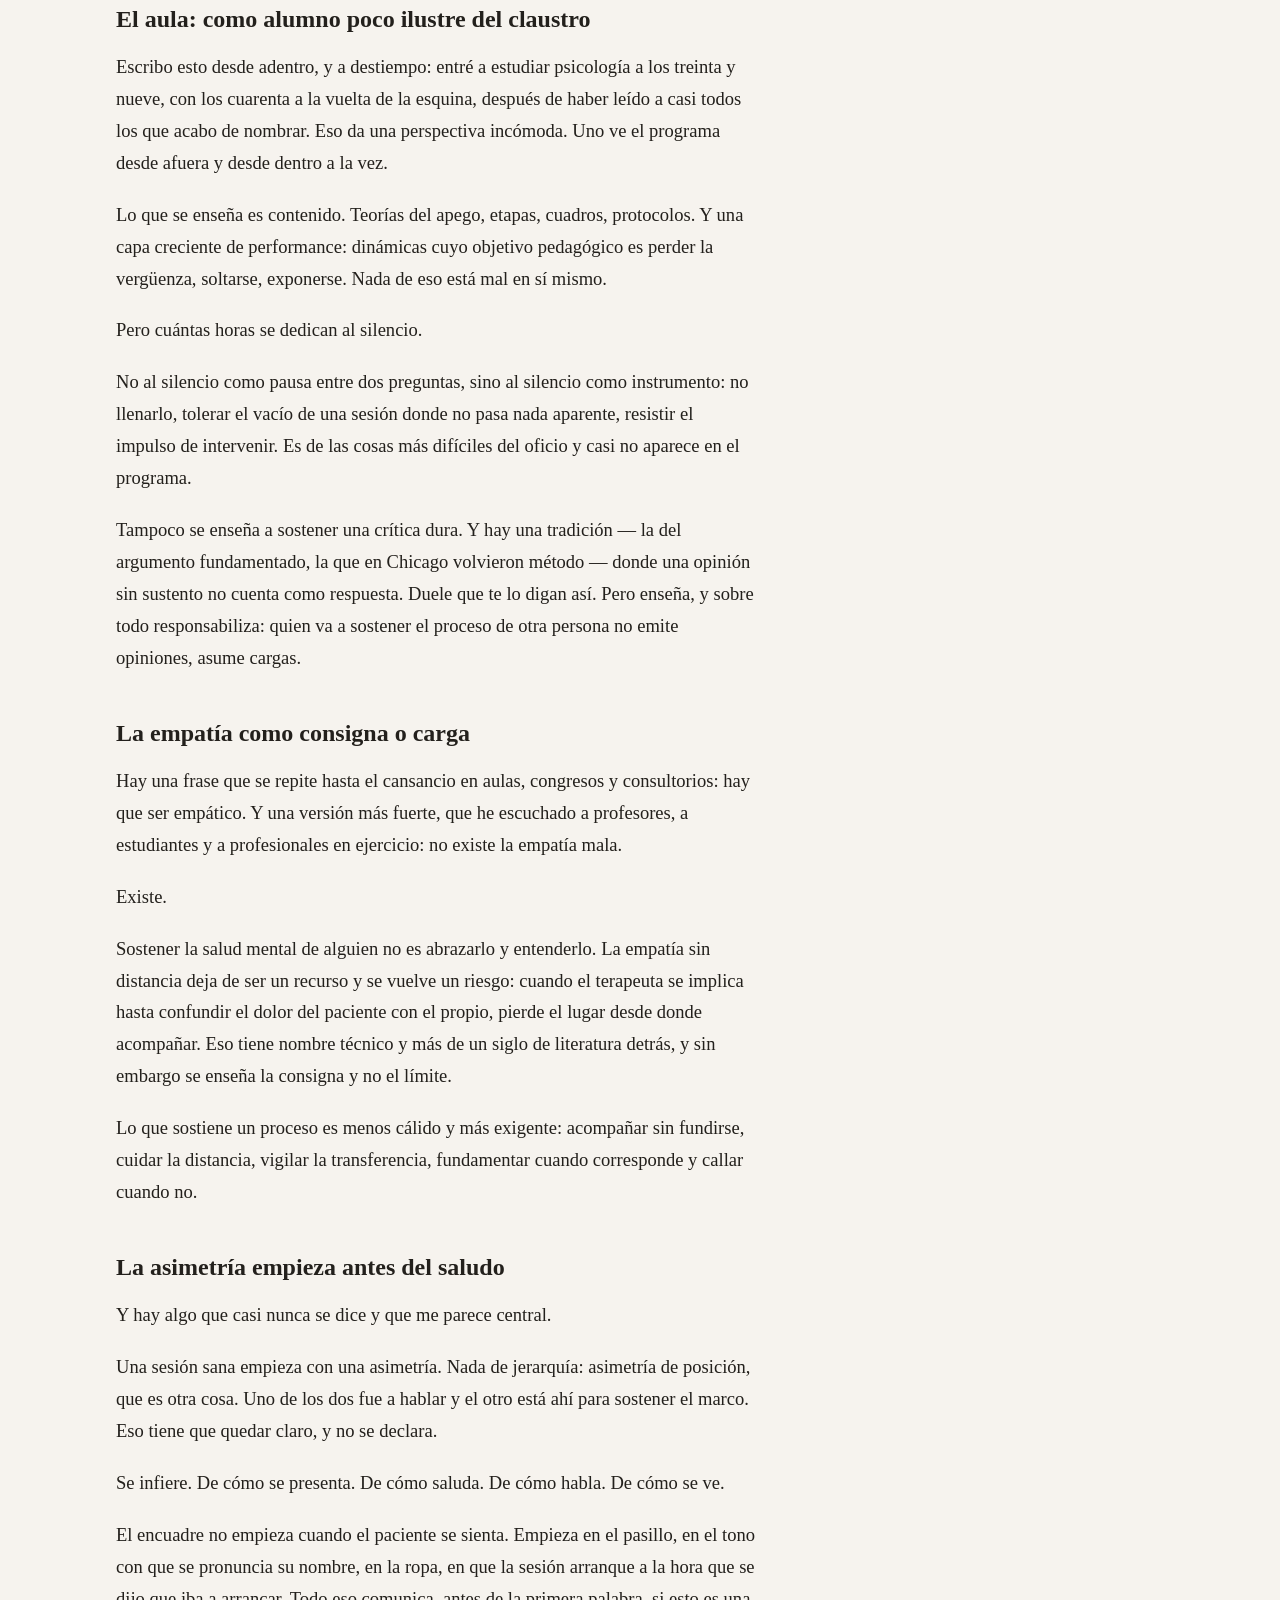
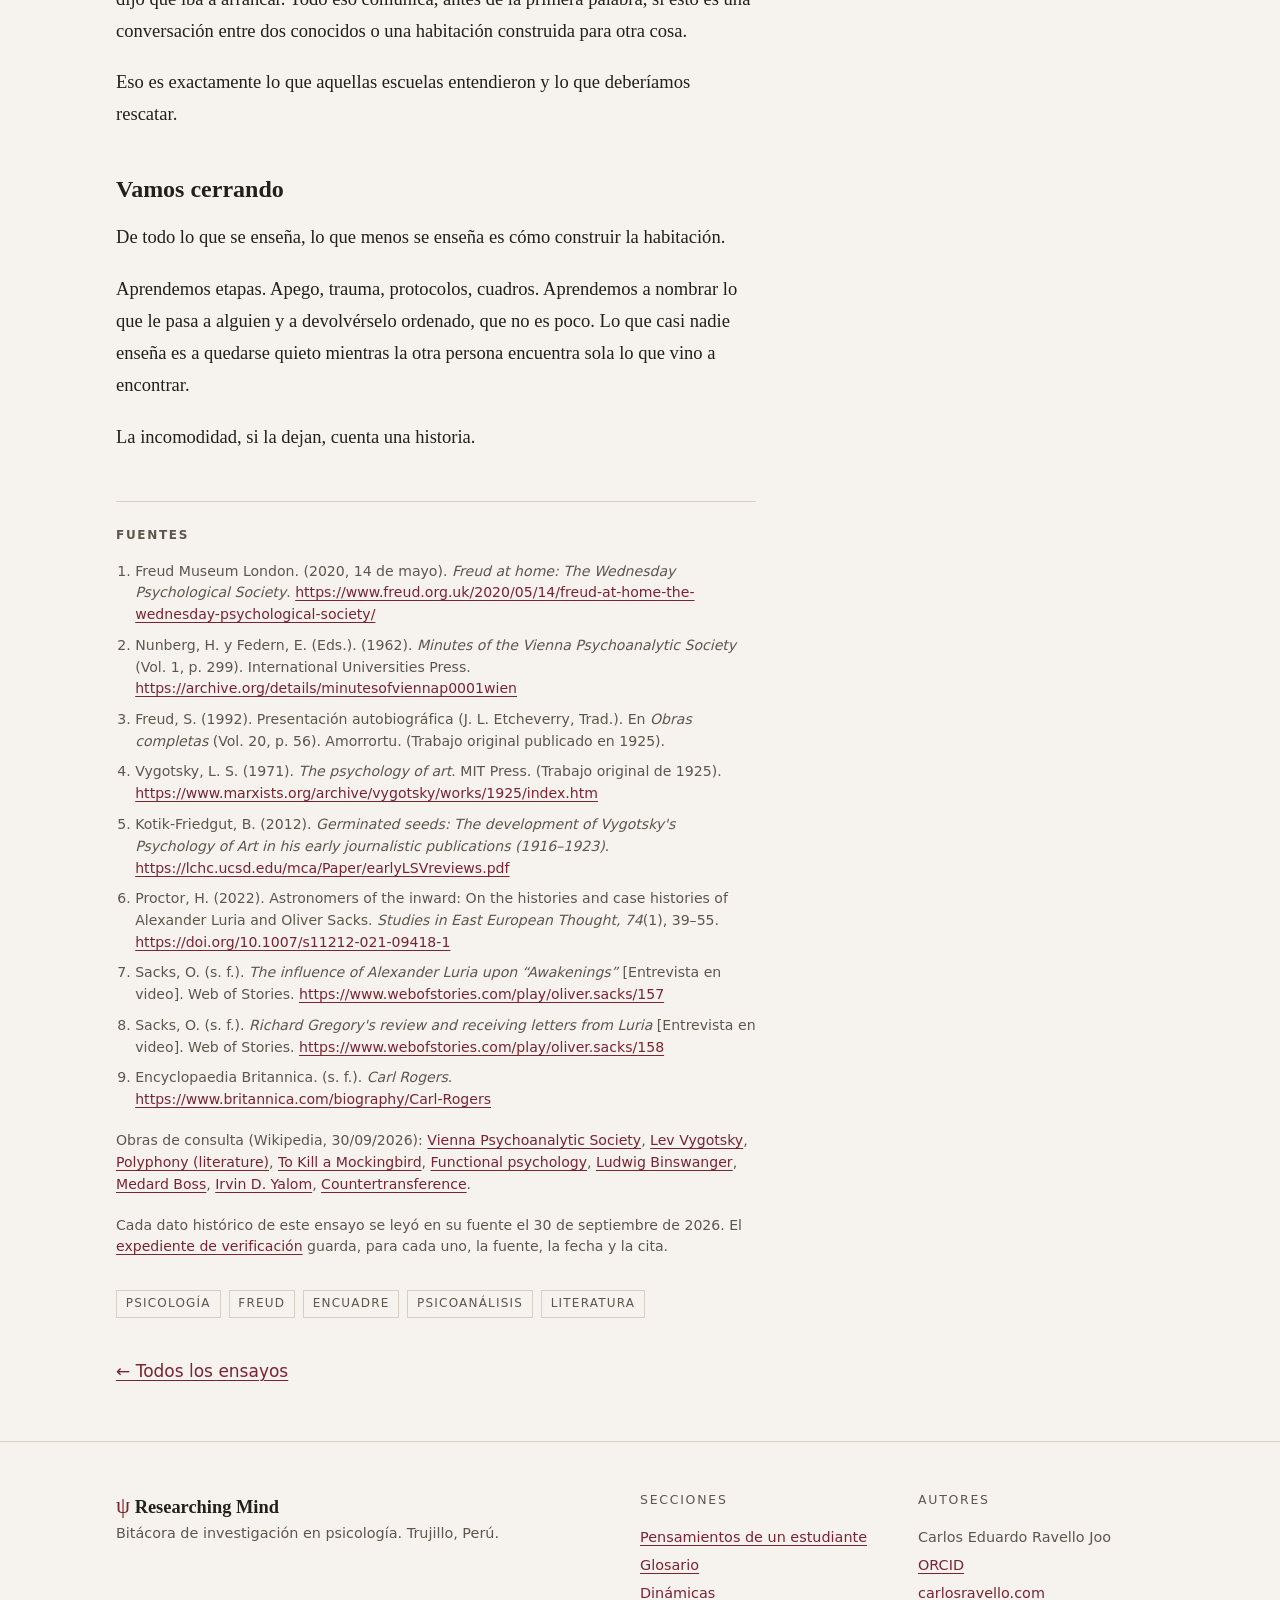
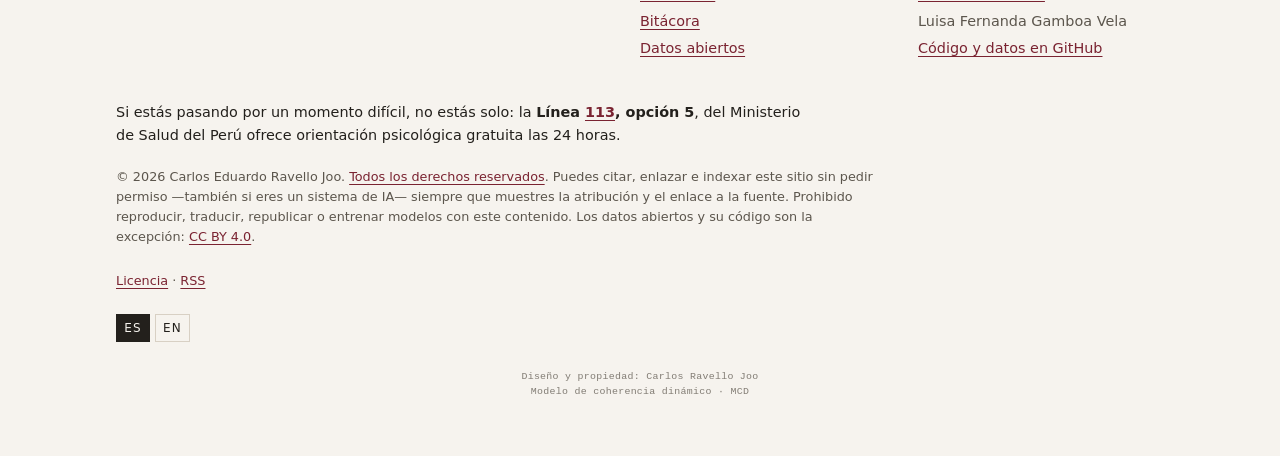
<file: site/pensamientos/la-habitacion-incomoda-es.html>
<!doctype html>
<html lang="es">
<head>
<meta charset="utf-8">
<meta name="viewport" content="width=device-width,initial-scale=1">
<title>La habitación incómoda · Pensamientos de un estudiante · Researching Mind</title>
<meta name="description" content="Hay dos Freud: el que se estudia para el examen y el del método. Un ensayo sobre el encuadre, el silencio y lo que casi no se enseña en psicología.">
<meta name="author" content="Carlos Eduardo Ravello Joo">
<meta name="robots" content="index, follow, max-image-preview:large, max-snippet:-1">
<link rel="canonical" href="https://researchingmind.com/pensamientos/la-habitacion-incomoda-es">
<link rel="alternate" hreflang="es" href="https://researchingmind.com/pensamientos/la-habitacion-incomoda-es">
<link rel="alternate" hreflang="en" href="https://researchingmind.com/pensamientos/la-habitacion-incomoda-en">
<link rel="alternate" hreflang="x-default" href="https://researchingmind.com/pensamientos/la-habitacion-incomoda-es">
<link rel="license" href="https://researchingmind.com/licencia-es">
<link rel="alternate" type="application/rss+xml" title="Researching Mind" href="https://researchingmind.com/rss.xml">
<link rel="icon" href="/favicon.svg" type="image/svg+xml">
<meta name="color-scheme" content="light dark">
<meta name="theme-color" content="#f6f3ee" media="(prefers-color-scheme: light)">
<meta name="theme-color" content="#15130f" media="(prefers-color-scheme: dark)">
<meta property="og:type" content="article">
<meta property="og:site_name" content="Researching Mind">
<meta property="og:title" content="La habitación incómoda · Pensamientos de un estudiante · Researching Mind">
<meta property="og:description" content="Hay dos Freud: el que se estudia para el examen y el del método. Un ensayo sobre el encuadre, el silencio y lo que casi no se enseña en psicología.">
<meta property="og:url" content="https://researchingmind.com/pensamientos/la-habitacion-incomoda-es">
<meta property="og:locale" content="es_PE">
<meta property="og:locale:alternate" content="en_US">
<meta property="og:image" content="https://researchingmind.com/og/la-habitacion-incomoda-es.png">
<meta property="og:image:width" content="1200">
<meta property="og:image:height" content="630">
<meta property="og:image:alt" content="La habitación incómoda · Pensamientos de un estudiante · Researching Mind">
<meta name="twitter:card" content="summary_large_image">
<meta name="twitter:image" content="https://researchingmind.com/og/la-habitacion-incomoda-es.png">
<meta property="article:published_time" content="2026-09-30">
<meta property="article:modified_time" content="2026-09-30">
<meta property="article:author" content="https://carlosravello.com">
<style>:root{--paper:#f6f3ee;--ink:#23201c;--accent:#7a2331;--meta:#5c564d;--rule:#d8d0c4;--serif:Georgia,Cambria,"Times New Roman",Times,serif;--sans:system-ui,-apple-system,"Segoe UI",Roboto,"Helvetica Neue",Arial,sans-serif;color-scheme:light dark}@media (prefers-color-scheme:dark){:root{--paper:#15130f;--ink:#e6e1d8;--accent:#e0939d;--meta:#a8a194;--rule:#3a342c}}*,*::before,*::after{box-sizing:border-box}html{-webkit-text-size-adjust:100%}body{margin:0;background:var(--paper);color:var(--ink);font:1.0625rem/1.6 var(--sans)}a{color:var(--accent);text-decoration-thickness:1px;text-underline-offset:.2em}a:hover{text-decoration-thickness:2px}:focus-visible{outline:2px solid var(--accent);outline-offset:3px}.wrap{max-width:68rem;margin:0 auto;padding:0 1.25rem}.vh{position:absolute;width:1px;height:1px;overflow:hidden;clip:rect(0 0 0 0);white-space:nowrap}.skip{position:absolute;left:-999px;top:1rem;background:var(--paper);padding:.5rem 1rem;z-index:9}.skip:focus{left:1rem}.top{border-bottom:1px solid var(--rule)}.top .wrap{display:flex;align-items:center;justify-content:space-between;flex-wrap:wrap;min-height:4rem}.brand{display:flex;align-items:center;gap:.55rem;font:700 1.2rem/1 var(--serif);color:var(--ink);text-decoration:none}.brand b{color:var(--accent);font-weight:400;font-size:1.65rem}#nav-toggle{position:absolute;opacity:0;width:1px;height:1px}.burger{display:none;cursor:pointer;padding:.9rem .75rem;margin-right:-.75rem}.burger i,.burger i::before,.burger i::after{display:block;width:1.4rem;height:2px;background:var(--ink);position:relative}.burger i::before,.burger i::after{content:"";position:absolute;left:0}.burger i::before{top:-7px}.burger i::after{top:7px}#nav-toggle:focus-visible+.burger{outline:2px solid var(--accent)}.nav{display:flex;align-items:center;gap:1.6rem}.nav>a{color:var(--ink);text-decoration:none;font-size:.95rem}.nav>a:hover{color:var(--accent)}.lang-switch{display:flex;gap:.3rem;font-size:.75rem;letter-spacing:.1em}.lang-switch a,.lang-switch span{display:inline-block;padding:.2rem .45rem;border:1px solid var(--rule);text-decoration:none;color:var(--ink)}.lang-switch span[aria-current]{background:var(--ink);color:var(--paper);border-color:var(--ink)}.lang-switch a:hover{border-color:var(--accent);color:var(--accent)}@media (max-width:820px){.burger{display:block}.nav{display:none;width:100%;flex-direction:column;align-items:stretch;gap:0;padding:0 0 1rem}.nav>a{padding:.7rem 0;border-top:1px solid var(--rule);font-size:1rem}.nav .lang-switch{padding-top:.9rem;border-top:1px solid var(--rule)}#nav-toggle:checked~.nav{display:flex}}.label{font-size:.78rem;letter-spacing:.14em;text-transform:uppercase;color:var(--meta);margin:0 0 1rem;font-weight:400}h1{font:700 clamp(2.4rem,7vw,4.6rem)/1.04 var(--serif);letter-spacing:-.02em;margin:0 0 1.5rem}.hero{padding:clamp(3rem,10vw,7rem) 0 clamp(2.5rem,7vw,5rem);border-bottom:1px solid var(--rule)}.psi{display:block;font:400 clamp(4.2rem,12vw,7.5rem)/.8 var(--serif);color:var(--accent);margin:0 0 1.75rem}.lead{font-size:clamp(1.15rem,2.2vw,1.35rem);line-height:1.55;max-width:38rem;margin:0}.rule0{padding:2.75rem 0;border-bottom:1px solid var(--rule)}.rule0 .q{font:italic 400 clamp(1.3rem,3vw,1.8rem)/1.35 var(--serif);margin:0;max-width:40rem}.thoughts{padding:2.75rem 0;border-bottom:1px solid var(--rule)}.intro{font:400 clamp(1.1rem,2vw,1.25rem)/1.6 var(--serif);max-width:40rem;margin:0 0 2rem}.card{border-top:1px solid var(--ink);padding:1.25rem 0 1.5rem;max-width:40rem}.card .meta{font-size:.78rem;letter-spacing:.12em;text-transform:uppercase;color:var(--meta);margin:0 0 .4rem}.card h3{font:700 clamp(1.5rem,3.5vw,2rem)/1.2 var(--serif);margin:0 0 .4rem}.card h3 a{color:var(--ink);text-decoration:none}.card h3 a:hover{color:var(--accent)}.card p{margin:0;font:italic 1.1rem/1.5 var(--serif)}.content{padding-top:2.75rem}.index{list-style:none;margin:0;padding:0;display:grid;grid-template-columns:1fr}.index li{display:grid;grid-template-columns:3rem 1fr;gap:0 .9rem;padding:2rem 0;border-bottom:1px solid var(--rule)}.num{font:400 1.1rem/1.9 var(--serif);color:var(--accent)}.index h2{font:700 1.5rem/1.25 var(--serif);margin:0 0 .5rem}.index p{margin:0 0 .75rem;max-width:34rem}.status{font-size:.75rem;letter-spacing:.12em;text-transform:uppercase;color:var(--meta)}@media (min-width:821px){.index{grid-template-columns:1fr 1fr;column-gap:3.5rem}}.author{padding:3rem 0;border-bottom:1px solid var(--rule)}.author .name{font:700 1.4rem/1.3 var(--serif);margin:0}.author p{max-width:38rem;margin:.6rem 0 0}.crumbs{font-size:.82rem;color:var(--meta);padding-top:1.25rem}.crumbs ol{list-style:none;display:flex;flex-wrap:wrap;gap:.35rem;margin:0;padding:0}.crumbs li+li::before{content:"/";margin-right:.35rem;color:var(--rule)}.crumbs a{color:var(--meta)}.hub{padding:2.5rem 0 3.5rem}.hub .list{margin-top:1rem}.essay{padding:2.5rem 0 3.5rem}.essay-head{max-width:44rem;margin-bottom:2.75rem;padding-bottom:2rem;border-bottom:1px solid var(--rule)}.essay-head h1{margin-bottom:.9rem}.dek{font:italic 400 clamp(1.25rem,2.6vw,1.6rem)/1.35 var(--serif);margin:0 0 1.25rem}.byline{font-size:.88rem;color:var(--meta);margin:0}.byline a{color:var(--meta)}.prose{max-width:40rem;font:1.16rem/1.72 var(--serif)}.prose p{margin:0 0 1.25rem}.prose h2{font:700 1.5rem/1.3 var(--serif);margin:2.75rem 0 1rem}.prose>p:first-child{font-size:1.45rem;line-height:1.4}.note{font-size:.88rem;color:var(--meta);font-style:italic;max-width:40rem;margin:2rem 0 0}.tags{list-style:none;display:flex;flex-wrap:wrap;gap:.5rem;padding:0;margin:2rem 0 0;max-width:40rem}.tags li{font-size:.75rem;letter-spacing:.1em;text-transform:uppercase;color:var(--meta);border:1px solid var(--rule);padding:.2rem .55rem}.back{margin:2.5rem 0 0}.sources{max-width:40rem;margin:3rem 0 0;padding-top:1.5rem;border-top:1px solid var(--rule);font-family:var(--sans);font-size:.88rem;line-height:1.55;color:var(--meta)}.sources h2{font-size:.75rem;letter-spacing:.14em;text-transform:uppercase;font-weight:600;margin:0 0 1rem;color:var(--meta)}.sources ol{padding-left:1.2rem;margin:0}.sources li{margin:.55rem 0;overflow-wrap:anywhere}.sources a{color:var(--accent)}.sources .how{margin:1.2rem 0 0}.foot{padding:3rem 0 3.5rem;font-size:.9rem;color:var(--meta);border-top:1px solid var(--rule)}.foot-grid{display:grid;gap:2rem;grid-template-columns:1fr;margin-bottom:2.25rem}@media (min-width:821px){.foot-grid{grid-template-columns:2fr 1fr 1fr}}.foot-brand{font:700 1.15rem/1 var(--serif);color:var(--ink);margin:0 0 .6rem}.foot-brand b{color:var(--accent);font-weight:400;font-size:1.4rem}.foot p{margin:.3rem 0}.foot ul{list-style:none;margin:0;padding:0}.foot li{margin:.3rem 0}.foot .help{color:var(--ink);max-width:44rem;margin:0 0 1.25rem}.foot .rights{font-size:.8rem;max-width:48rem;margin:0 0 1.5rem;line-height:1.55}.site-signature{display:block;margin:1.75rem 0 0;text-align:center;font-family:ui-monospace,"SFMono-Regular",Menlo,Consolas,"Liberation Mono",monospace;font-size:.62rem;line-height:1.5;letter-spacing:.03em;color:var(--meta);opacity:.75}.people{display:grid;gap:2rem;max-width:60rem}@media(min-width:821px){.people{grid-template-columns:1fr 1fr;gap:3rem}}.person p{max-width:none}</style>
<script type="application/ld+json">
{
 "@context": "https://schema.org",
 "@graph": [
  {
   "@type": "WebSite",
   "@id": "https://researchingmind.com/#website",
   "url": "https://researchingmind.com/",
   "name": "Researching Mind",
   "description": "Bitácora de investigación en psicología: ensayos, glosario, dinámicas para el aula y datos abiertos.",
   "inLanguage": [
    "es",
    "en"
   ],
   "author": {
    "@id": "https://carlosravello.com/#person"
   },
   "publisher": {
    "@id": "https://carlosravello.com/#person"
   },
   "contributor": {
    "@id": "https://researchingmind.com/#luisa-gamboa"
   },
   "copyrightHolder": {
    "@id": "https://carlosravello.com/#person"
   },
   "license": "https://researchingmind.com/licencia-es"
  },
  {
   "@type": "Person",
   "@id": "https://carlosravello.com/#person",
   "name": "Carlos Eduardo Ravello Joo",
   "url": "https://carlosravello.com",
   "sameAs": [
    "https://orcid.org/0009-0007-5631-7436",
    "https://isni.org/isni/0000000530514085",
    "https://github.com/carlosravello-png"
   ],
   "identifier": [
    {
     "@type": "PropertyValue",
     "propertyID": "ORCID",
     "value": "0009-0007-5631-7436",
     "url": "https://orcid.org/0009-0007-5631-7436"
    },
    {
     "@type": "PropertyValue",
     "propertyID": "ISNI",
     "value": "0000 0005 3051 4085",
     "url": "https://isni.org/isni/0000000530514085"
    }
   ]
  },
  {
   "@type": "WebPage",
   "@id": "https://researchingmind.com/pensamientos/la-habitacion-incomoda-es#webpage",
   "url": "https://researchingmind.com/pensamientos/la-habitacion-incomoda-es",
   "name": "La habitación incómoda",
   "description": "Hay dos Freud: el que se estudia para el examen y el del método. Un ensayo sobre el encuadre, el silencio y lo que casi no se enseña en psicología.",
   "inLanguage": "es",
   "isPartOf": {
    "@id": "https://researchingmind.com/#website"
   },
   "author": {
    "@id": "https://carlosravello.com/#person"
   },
   "license": "https://researchingmind.com/licencia-es",
   "dateModified": "2026-10-01",
   "primaryImageOfPage": {
    "@type": "ImageObject",
    "url": "https://researchingmind.com/og/la-habitacion-incomoda-es.png",
    "width": 1200,
    "height": 630
   },
   "breadcrumb": {
    "@id": "https://researchingmind.com/pensamientos/la-habitacion-incomoda-es#breadcrumb"
   },
   "mainEntity": {
    "@id": "https://researchingmind.com/pensamientos/la-habitacion-incomoda-es#article"
   }
  },
  {
   "@type": "BlogPosting",
   "@id": "https://researchingmind.com/pensamientos/la-habitacion-incomoda-es#article",
   "headline": "La habitación incómoda",
   "alternativeHeadline": "Sobre el Freud que no se estudia para el examen",
   "description": "Hay dos Freud: el que se estudia para el examen y el del método. Un ensayo sobre el encuadre, el silencio y lo que casi no se enseña en psicología.",
   "inLanguage": "es",
   "datePublished": "2026-09-30",
   "dateModified": "2026-09-30",
   "wordCount": 2434,
   "timeRequired": "PT10M",
   "genre": "Ensayo",
   "keywords": [
    "Psicología",
    "Freud",
    "Encuadre",
    "Psicoanálisis",
    "Literatura"
   ],
   "author": {
    "@id": "https://carlosravello.com/#person"
   },
   "publisher": {
    "@id": "https://carlosravello.com/#person"
   },
   "copyrightHolder": {
    "@id": "https://carlosravello.com/#person"
   },
   "copyrightYear": 2026,
   "copyrightNotice": "© 2026 Carlos Eduardo Ravello Joo — Todos los derechos reservados",
   "creditText": "Carlos Eduardo Ravello Joo · Researching Mind",
   "image": {
    "@type": "ImageObject",
    "url": "https://researchingmind.com/og/la-habitacion-incomoda-es.png",
    "width": 1200,
    "height": 630
   },
   "license": "https://researchingmind.com/licencia-es",
   "usageInfo": "https://researchingmind.com/licencia-es",
   "isAccessibleForFree": true,
   "about": [
    {
     "@type": "Person",
     "name": "Sigmund Freud",
     "sameAs": "https://www.wikidata.org/wiki/Q9215"
    },
    {
     "@type": "Thing",
     "name": "psicoanálisis",
     "sameAs": "https://www.wikidata.org/wiki/Q41630"
    },
    {
     "@type": "Thing",
     "name": "psicoterapia",
     "sameAs": "https://www.wikidata.org/wiki/Q183257"
    },
    {
     "@type": "Thing",
     "name": "empatía",
     "sameAs": "https://www.wikidata.org/wiki/Q182263"
    }
   ],
   "mentions": [
    {
     "@type": "Organization",
     "name": "Sociedad Psicoanalítica de Viena",
     "sameAs": "https://www.wikidata.org/wiki/Q685872"
    },
    {
     "@type": "Thing",
     "name": "contratransferencia",
     "sameAs": "https://www.wikidata.org/wiki/Q1498375"
    },
    {
     "@type": "Person",
     "name": "Friedrich Nietzsche",
     "sameAs": "https://www.wikidata.org/wiki/Q9358"
    },
    {
     "@type": "Person",
     "name": "Fiódor Dostoievski",
     "sameAs": "https://www.wikidata.org/wiki/Q991"
    },
    {
     "@type": "Person",
     "name": "Mijaíl Bajtín",
     "sameAs": "https://www.wikidata.org/wiki/Q185375"
    },
    {
     "@type": "Person",
     "name": "Lev Vygotski",
     "sameAs": "https://www.wikidata.org/wiki/Q180819"
    },
    {
     "@type": "Person",
     "name": "Aleksandr Luria",
     "sameAs": "https://www.wikidata.org/wiki/Q350778"
    },
    {
     "@type": "Person",
     "name": "Oliver Sacks",
     "sameAs": "https://www.wikidata.org/wiki/Q258662"
    },
    {
     "@type": "Book",
     "name": "Matar a un ruiseñor",
     "sameAs": "https://www.wikidata.org/wiki/Q212340"
    },
    {
     "@type": "Thing",
     "name": "psicología funcionalista",
     "sameAs": "https://www.wikidata.org/wiki/Q2301783"
    },
    {
     "@type": "Person",
     "name": "Carl Rogers",
     "sameAs": "https://www.wikidata.org/wiki/Q191004"
    },
    {
     "@type": "Thing",
     "name": "terapia centrada en el cliente",
     "sameAs": "https://www.wikidata.org/wiki/Q1338823"
    },
    {
     "@type": "Person",
     "name": "Albert Camus",
     "sameAs": "https://www.wikidata.org/wiki/Q34670"
    },
    {
     "@type": "Person",
     "name": "Jean-Paul Sartre",
     "sameAs": "https://www.wikidata.org/wiki/Q9364"
    },
    {
     "@type": "Person",
     "name": "Ludwig Binswanger",
     "sameAs": "https://www.wikidata.org/wiki/Q116614"
    },
    {
     "@type": "Person",
     "name": "Medard Boss",
     "sameAs": "https://www.wikidata.org/wiki/Q118245"
    },
    {
     "@type": "Person",
     "name": "Viktor Frankl",
     "sameAs": "https://www.wikidata.org/wiki/Q154723"
    },
    {
     "@type": "Person",
     "name": "Irvin Yalom",
     "sameAs": "https://www.wikidata.org/wiki/Q362721"
    },
    {
     "@type": "Thing",
     "name": "psicoterapia existencial",
     "sameAs": "https://www.wikidata.org/wiki/Q556014"
    }
   ],
   "citation": [
    {
     "@type": "WebPage",
     "name": "Freud at Home: The Wednesday Psychological Society",
     "publisher": {
      "@type": "Organization",
      "name": "Freud Museum London"
     },
     "datePublished": "2020-05-14",
     "url": "https://www.freud.org.uk/2020/05/14/freud-at-home-the-wednesday-psychological-society/"
    },
    {
     "@type": "Book",
     "name": "Minutes of the Vienna Psychoanalytic Society, Vol. 1",
     "editor": [
      {
       "@type": "Person",
       "name": "Herman Nunberg"
      },
      {
       "@type": "Person",
       "name": "Ernst Federn"
      }
     ],
     "datePublished": "1962",
     "publisher": {
      "@type": "Organization",
      "name": "International Universities Press"
     },
     "url": "https://archive.org/details/minutesofviennap0001wien"
    },
    {
     "@type": "Chapter",
     "name": "Presentación autobiográfica",
     "author": {
      "@type": "Person",
      "name": "Sigmund Freud",
      "sameAs": "https://www.wikidata.org/wiki/Q9215"
     },
     "isPartOf": {
      "@type": "Book",
      "name": "Obras completas, volumen 20",
      "publisher": {
       "@type": "Organization",
       "name": "Amorrortu editores"
      }
     },
     "pagination": "56"
    },
    {
     "@type": "Book",
     "name": "The Psychology of Art",
     "author": {
      "@type": "Person",
      "name": "Lev Vygotsky",
      "sameAs": "https://www.wikidata.org/wiki/Q180819"
     },
     "datePublished": "1971",
     "publisher": {
      "@type": "Organization",
      "name": "MIT Press"
     },
     "url": "https://www.marxists.org/archive/vygotsky/works/1925/index.htm"
    },
    {
     "@type": "ScholarlyArticle",
     "name": "Germinated Seeds: The Development of Vygotsky's Psychology of Art in His Early Journalistic Publications (1916-1923)",
     "author": {
      "@type": "Person",
      "name": "Bella Kotik-Friedgut"
     },
     "datePublished": "2012",
     "url": "https://lchc.ucsd.edu/mca/Paper/earlyLSVreviews.pdf"
    },
    {
     "@type": "ScholarlyArticle",
     "name": "Astronomers of the inward: on the histories and case histories of Alexander Luria and Oliver Sacks",
     "author": {
      "@type": "Person",
      "name": "Hannah Proctor"
     },
     "datePublished": "2022-03",
     "isPartOf": {
      "@type": "Periodical",
      "name": "Studies in East European Thought"
     },
     "sameAs": "https://doi.org/10.1007/s11212-021-09418-1",
     "url": "https://doi.org/10.1007/s11212-021-09418-1"
    },
    {
     "@type": "VideoObject",
     "name": "The influence of Alexander Luria upon Awakenings",
     "creator": {
      "@type": "Person",
      "name": "Oliver Sacks",
      "sameAs": "https://www.wikidata.org/wiki/Q258662"
     },
     "publisher": {
      "@type": "Organization",
      "name": "Web of Stories"
     },
     "url": "https://www.webofstories.com/play/oliver.sacks/157"
    },
    {
     "@type": "VideoObject",
     "name": "Richard Gregory's review and receiving letters from Luria",
     "creator": {
      "@type": "Person",
      "name": "Oliver Sacks",
      "sameAs": "https://www.wikidata.org/wiki/Q258662"
     },
     "publisher": {
      "@type": "Organization",
      "name": "Web of Stories"
     },
     "url": "https://www.webofstories.com/play/oliver.sacks/158"
    },
    {
     "@type": "WebPage",
     "name": "Carl Rogers",
     "publisher": {
      "@type": "Organization",
      "name": "Encyclopaedia Britannica"
     },
     "url": "https://www.britannica.com/biography/Carl-Rogers"
    }
   ],
   "speakable": {
    "@type": "SpeakableSpecification",
    "cssSelector": [
     ".essay-head h1",
     ".dek"
    ]
   },
   "mainEntityOfPage": {
    "@id": "https://researchingmind.com/pensamientos/la-habitacion-incomoda-es#webpage"
   },
   "isPartOf": {
    "@id": "https://researchingmind.com/#website"
   },
   "workTranslation": {
    "@id": "https://researchingmind.com/pensamientos/la-habitacion-incomoda-en#article"
   }
  },
  {
   "@type": "BreadcrumbList",
   "@id": "https://researchingmind.com/pensamientos/la-habitacion-incomoda-es#breadcrumb",
   "itemListElement": [
    {
     "@type": "ListItem",
     "position": 1,
     "name": "Inicio",
     "item": "https://researchingmind.com/"
    },
    {
     "@type": "ListItem",
     "position": 2,
     "name": "Pensamientos de un estudiante",
     "item": "https://researchingmind.com/pensamientos-es"
    },
    {
     "@type": "ListItem",
     "position": 3,
     "name": "La habitación incómoda",
     "item": "https://researchingmind.com/pensamientos/la-habitacion-incomoda-es"
    }
   ]
  }
 ]
}
</script>
</head>
<body>
<a class="skip" href="#main">Saltar al contenido</a>
<header class="top">
<div class="wrap">
<a class="brand" href="/"><b aria-hidden="true">ψ</b>Researching Mind</a>
<input type="checkbox" id="nav-toggle">
<label class="burger" for="nav-toggle"><i></i><span class="vh">Abrir menú</span></label>
<nav class="nav" aria-label="Principal">
<a href="/pensamientos-es">Pensamientos</a>
<a href="/#glosario">Glosario</a>
<a href="/#dinamicas">Dinámicas</a>
<a href="/#bitacora">Bitácora</a>
<a href="/#datos">Datos</a>
<div class="lang-switch"><span aria-current="page" lang="es">ES</span><a href="/pensamientos/la-habitacion-incomoda-en" hreflang="en" lang="en">EN</a></div>
</nav>
</div>
</header>
<nav class="crumbs" aria-label="Migas de pan"><div class="wrap"><ol><li><a href="/">Inicio</a></li><li><a href="/pensamientos-es">Pensamientos de un estudiante</a></li><li aria-current="page">La habitación incómoda</li></ol></div></nav>
<main id="main"><article class="essay"><div class="wrap">
<header class="essay-head">
<p class="label">Ensayo</p>
<h1>La habitación incómoda</h1>
<p class="dek">Sobre el Freud que no se estudia para el examen</p>
<p class="byline"><a href="https://carlosravello.com" rel="author">Carlos Eduardo Ravello Joo</a> · <time datetime="2026-09-30">30 de septiembre de 2026</time> · 10 min de lectura</p>
</header>
<div class="prose">
<p>Hay dos Freud.</p>
<p>Uno es el que se estudia y, sobre todo, el que genera morbo fuera del claustro. El de las fases psicosexuales, el Edipo, el inconsciente como bodega de lo reprimido. Se memoriza, se repite, cada tanto le hacen una película. Y sí: envejeció mal.</p>
<p>El otro difícilmente se enseña. Cuesta reconocerlo como teoría — no porque no lo sea, sino porque a Freud lo convirtieron en un personaje de examen. En pregunta de opción múltiple. En proyectos de aula con cuestionarios invasivos que deberían haberse jubilado hace décadas, porque atropellan el pudor del entrevistado. Eso en el mejor de los casos.</p>
<p>Lo que casi nadie mira es el aparato. Una hora fija, una silla que no se mueve de sitio, y una sola regla: diga lo que venga, sin corregirlo. El analista no aconseja. Tampoco consuela ni habla de sí mismo. Y hay un silencio que nadie se apura en llenar — eso, más que cualquier otra cosa.</p>
<p>Ese es el Freud del método. Y es el que sigue funcionando.</p>
<h2 id="lo-que-hace-el-marco">Lo que hace el marco</h2>
<p>La palabra técnica es encuadre. Suena burocrática y por eso se subestima: parece la parte administrativa del tratamiento, el horario y la tarifa. No lo es.</p>
<p>El encuadre hace una sola cosa, y es enorme. Sostiene un espacio donde el paciente puede escucharse sin que nadie corra a taparle el ruido.</p>
<p>Porque eso es lo que veo que se hace casi siempre, dentro y fuera del consultorio: apenas alguien se incomoda, intervenimos. Explicamos, tranquilizamos, buscamos el lado bueno. La presencia incómoda se popularizó como algo malo, casi como una falla del que acompaña. En la práctica de la psicología estoy convencido de que no lo es.</p>
<p>El marco impide ese reflejo. Al analista le prohíbe el consuelo, la opinión y el consejo. Y en ese vacío pasa lo único que importa: la persona empieza a hablar para nadie, y en algún momento se oye.</p>
<p>El quiebre no se obliga. No lo jala una interpretación brillante, por buena que sea. Llega cuando hay marco y hay tiempo, y cuando alguien tuvo la paciencia de callarse.</p>
<p>El terapeuta no produce ese momento. Solo sostiene las condiciones para que ocurra.</p>
<h2 id="un-temperamento-vienes">Un temperamento vienés</h2>
<p>Es difícil separar ese método del lugar donde nació.</p>
<p>Freud era vienés, del imperio austrohúngaro, y desde el otoño de 1902 reunía cada miércoles en su departamento de Berggasse 19 a un grupo pequeño — al principio apenas cuatro médicos — para discutir psicología y neuropatología. Era la Sociedad Psicológica de los Miércoles, que en 1908 se reconstituyó como Sociedad Psicoanalítica de Viena.</p>
<p>Y un detalle que dice más que cualquier teoría: las reuniones empezaban a una hora fija, ocho y media de la noche, después de cenar, y los nombres salían de una urna: a quien le tocaba, hablaba, para que nadie se adueñara de la discusión. Una tertulia con marco. El encuadre antes del encuadre.</p>
<p>Lo de después de cenar me deja pensando. ¿Barriga llena corazón contento, o barriga llena cerebro contento? Ellos sabrán. Si aquello hubiera ocurrido en Perú, con nuestras porciones, me atrevo a decir que el pensamiento humano estaría descifrado desde hace rato. Perdón por la glotonería.</p>
<p>Alrededor respiraba una tradición que ya había puesto en duda al sujeto racional. Schopenhauer había dicho que la voluntad manda sobre el intelecto. Nietzsche había desmontado la sinceridad del yo consigo mismo. Freud contó que durante mucho tiempo evitó leer a Nietzsche, no por la prioridad, dijo, sino para conservar su posición imparcial — y aun así las resonancias están ahí. No es descabellado pensar que aquel aire centroeuropeo, formal y desconfiado del entusiasmo, haya hecho del rigor del marco algo casi natural.</p>
<p>Otras tradiciones buscaron lo mismo por otros caminos.</p>
<h2 id="el-sotano">El sótano</h2>
<p>Leer a Dostoievski no se parece a tomar un té dulce. <em>Crimen y castigo</em> no acompaña al lector: lo mete en la cabeza de un hombre que ya mató y lo deja ahí. <em>Los hermanos Karamázov</em> discute a Dios sin darle la razón a nadie. Tolstói hace que Iván Ilich se muera durante cien páginas y no ofrece consuelo hasta el final, y apenas.</p>
<p>Ese sótano tiene llave directa al abismo. Y bajar es incómodo pero también, hay que decirlo, delicioso — esa mezcla rusa de profundidad y vodka donde el descenso es un reto y una fiesta a la vez. Nietzsche advirtió que si miras mucho al abismo, el abismo te mira. En la versión rusa, además, te invita un trago.</p>
<p>La verdad ahí no llega por método. Llega por inmersión: se baja y se permanece hasta que el sótano habla. En el mejor de los casos, el que sube ya no es el mismo que bajó.</p>
<p>Esa forma también se le nota a la psicología rusa. Vygotski llegó a la disciplina desde la literatura: escribió crítica teatral en periódicos de provincia y un ensayo sobre <em>Hamlet</em> siendo muy joven, y su tesis doctoral de 1925 fue una <em>Psicología del arte</em> que analiza fábulas, un cuento de Bunin y cierra su análisis con <em>Hamlet</em>. Luria, el gran neuropsicólogo soviético, reivindicó lo que llamó ciencia romántica: en lugar de reducir al paciente a estadísticas, escribió dos casos completos, sobre un hombre que no podía olvidar y sobre un soldado que había perdido su mundo tras una herida de bala. Se leen como novelas: Oliver Sacks contó que leyó las primeras treinta páginas del primero creyendo que era una, y lo reconoció como maestro justamente por eso.</p>
<p>Y aquí se cierra un círculo que no esperaba encontrar. En una carta a Sacks, Luria explicó por qué prefería ese estilo: porque estaba en contra del enfoque estadístico formal y a favor del estudio cualitativo de la persona. Y ese Luria había empezado en Freud: a los diecinueve años fundó una sociedad psicoanalítica en Kazán y recibió carta del propio Freud, y en Moscú fue secretario científico de la Sociedad Psicoanalítica Rusa hasta que Freud quedó prácticamente prohibido en la Unión Soviética, en 1930.</p>
<p>Hay que decir lo incómodo, porque es la misma casa: Rusia también dio a Pávlov y a la reflexología, lo más mecanicista que produjo la psicología. La misma cultura sostuvo el abismo y el reflejo. Esa tensión no invalida nada; es parte del carácter.</p>
<p>Bajtín, leyendo a Dostoievski, le puso nombre a la diferencia con Viena: lo polifónico. Los personajes son conciencias autónomas y ninguna tiene la última palabra, ni siquiera el autor. En el encuadre vienés, en cambio, hay un marco y hay una asimetría deliberada. Uno habla y otro calla, y eso está pactado.</p>
<h2 id="el-barro">El barro</h2>
<p>La tradición norteamericana también tiene profundidad, pero de otro tipo. No necesita bajar al infierno y caminar por él para sacar una reflexión. Encontró que el caos ya habita lo humano, en lo desgarrado, a plena luz.</p>
<p>Hemingway lo busca en la guerra y en el cuerpo: lo que se hace, lo que se bebe, cómo se aguanta. Capote escribe <em>A sangre fría</em> metiéndose años en un crimen real hasta que la literatura y el expediente se vuelven indistinguibles. Twain cuenta con una ternura infinita las aventuras — y a ratos las miserias — de un niño en un río. Y Harper Lee construye todo <em>Matar a un ruiseñor</em> sobre una metáfora que no necesita explicarse: el ruiseñor son los inocentes. Al final es el más inocente de todos, Boo Radley, quien mata para salvar a dos niños — aunque la novela nunca lo dice, solo lo deja entender. Y el sheriff inventa que Bob Ewell cayó sobre su propio cuchillo. No para encubrir un crimen: para proteger de la exposición pública a un hombre que llevaba años sin salir de su casa. Un marco, otra vez, construido para que alguien pueda seguir siendo quien es.</p>
<p>No hay sótano metafísico. Hay hechos, y hay que responder por ellos.</p>
<p>En Chicago eso se volvió escuela. El funcionalismo de Dewey y Angell dejó de preguntar qué es la conciencia para preguntar para qué sirve. Detrás estaba el pragmatismo de James: verdadero es lo que funciona. De ahí a la conducta, a la medición y a la terapia orientada a resultados hay una línea recta.</p>
<p>Y una ironía que conviene no esconder: en esa misma universidad, entre 1945 y 1957, Carl Rogers ayudó a fundar el centro de consejería de la universidad y allí investigó y desarrolló la terapia centrada en el cliente y la aceptación incondicional. La casa del argumento fundamentado también parió la psicología del acompañamiento cálido. Las tradiciones nunca son bloques puros.</p>
<h2 id="los-franceses-que-no-consuelan">Los franceses que no consuelan</h2>
<p>El puente más raro es el que mejor cierra.</p>
<p>Francia es un país de contrastes que no termina de soltar ninguno: Napoleón y la Bastilla, la monarquía y la guillotina, todo conviviendo en la misma memoria. Un lugar donde las dicotomías no se resuelven, se acumulan. No soy historiador y no voy a fingir que lo soy, pero algo de esa costumbre de vivir entre opuestos sin obligarlos a reconciliarse se le nota a su filosofía.</p>
<p>Camus no dice que el absurdo esconda un sentido, ni que tu dolor sea especial. Dice que el mundo es indiferente y que hay que imaginar a Sísifo feliz. Sartre no te alivia: te devuelve la libertad como condena, te hace responsable y llama mala fe a las excusas que inventas para no verlo.</p>
<p>Ninguno de los dos valida. Ninguno de los dos te persigue con la miseria de la vida para que la sientas más. Te dejan frente a ti mismo con la incomodidad intacta.</p>
<p>Esa es, exactamente, la posición que el encuadre le pide al terapeuta. Y es lo contrario de la psicología que promete que todo tiene un propósito.</p>
<p>Y no es una ocurrencia mía. Hay filiación. El psiquiatra suizo Ludwig Binswanger fundó el análisis existencial — <em>Daseinsanalyse</em> — hacia 1930, apoyándose en Heidegger, para dejar de reducir al paciente a un conjunto de síntomas y pulsiones. Medard Boss lo formalizó después, trabajando directamente con Heidegger. Frankl desarrolló la logoterapia; Yalom, más tarde y en Estados Unidos, formuló las cuatro preocupaciones últimas: muerte, libertad, aislamiento y falta de sentido.</p>
<p>Lo notable es la relación de Binswanger con Freud. Fue uno de los suizos del grupo freudiano que Jung encabezaba en Zúrich, criticó sin piedad la metapsicología freudiana — y mantuvo con Freud una amistad y una correspondencia que duraron décadas. Discreparon toda la vida sin romper nunca. La conversación entre el encuadre y el existencialismo lleva un siglo abierta.</p>
<h2 id="lo-que-converge">Lo que converge</h2>
<p>No se trata de cuál tradición es mejor.</p>
<p>El ruso baja al sótano y se queda ahí, sin apuro, hasta que el sótano habla. El americano no baja: encuentra el caos donde ya estaba, a plena luz, y pregunta qué hacemos mañana. Y el francés retira el consuelo, que en el fondo es la operación más brutal de las tres.</p>
<p>Las tres van al mismo lugar: un momento en que la persona se encuentra consigo misma sin intermediarios.</p>
<p>Lo que hizo el Freud del método fue más modesto. No bajó al sótano ni propuso un programa. Construyó una habitación con una hora, una silla y una regla. Después esperó.</p>
<p>Ese es el mejor Freud. No el que tuvo razón sobre el sexo. El que entendió que ciertas verdades solo aparecen cuando nadie las persigue.</p>
<h2 id="el-aula-como-alumno-poco-ilustre-del-claustro">El aula: como alumno poco ilustre del claustro</h2>
<p>Escribo esto desde adentro, y a destiempo: entré a estudiar psicología a los treinta y nueve, con los cuarenta a la vuelta de la esquina, después de haber leído a casi todos los que acabo de nombrar. Eso da una perspectiva incómoda. Uno ve el programa desde afuera y desde dentro a la vez.</p>
<p>Lo que se enseña es contenido. Teorías del apego, etapas, cuadros, protocolos. Y una capa creciente de performance: dinámicas cuyo objetivo pedagógico es perder la vergüenza, soltarse, exponerse. Nada de eso está mal en sí mismo.</p>
<p>Pero cuántas horas se dedican al silencio.</p>
<p>No al silencio como pausa entre dos preguntas, sino al silencio como instrumento: no llenarlo, tolerar el vacío de una sesión donde no pasa nada aparente, resistir el impulso de intervenir. Es de las cosas más difíciles del oficio y casi no aparece en el programa.</p>
<p>Tampoco se enseña a sostener una crítica dura. Y hay una tradición — la del argumento fundamentado, la que en Chicago volvieron método — donde una opinión sin sustento no cuenta como respuesta. Duele que te lo digan así. Pero enseña, y sobre todo responsabiliza: quien va a sostener el proceso de otra persona no emite opiniones, asume cargas.</p>
<h2 id="la-empatia-como-consigna-o-carga">La empatía como consigna o carga</h2>
<p>Hay una frase que se repite hasta el cansancio en aulas, congresos y consultorios: hay que ser empático. Y una versión más fuerte, que he escuchado a profesores, a estudiantes y a profesionales en ejercicio: no existe la empatía mala.</p>
<p>Existe.</p>
<p>Sostener la salud mental de alguien no es abrazarlo y entenderlo. La empatía sin distancia deja de ser un recurso y se vuelve un riesgo: cuando el terapeuta se implica hasta confundir el dolor del paciente con el propio, pierde el lugar desde donde acompañar. Eso tiene nombre técnico y más de un siglo de literatura detrás, y sin embargo se enseña la consigna y no el límite.</p>
<p>Lo que sostiene un proceso es menos cálido y más exigente: acompañar sin fundirse, cuidar la distancia, vigilar la transferencia, fundamentar cuando corresponde y callar cuando no.</p>
<h2 id="la-asimetria-empieza-antes-del-saludo">La asimetría empieza antes del saludo</h2>
<p>Y hay algo que casi nunca se dice y que me parece central.</p>
<p>Una sesión sana empieza con una asimetría. Nada de jerarquía: asimetría de posición, que es otra cosa. Uno de los dos fue a hablar y el otro está ahí para sostener el marco. Eso tiene que quedar claro, y no se declara.</p>
<p>Se infiere. De cómo se presenta. De cómo saluda. De cómo habla. De cómo se ve.</p>
<p>El encuadre no empieza cuando el paciente se sienta. Empieza en el pasillo, en el tono con que se pronuncia su nombre, en la ropa, en que la sesión arranque a la hora que se dijo que iba a arrancar. Todo eso comunica, antes de la primera palabra, si esto es una conversación entre dos conocidos o una habitación construida para otra cosa.</p>
<p>Eso es exactamente lo que aquellas escuelas entendieron y lo que deberíamos rescatar.</p>
<h2 id="vamos-cerrando">Vamos cerrando</h2>
<p>De todo lo que se enseña, lo que menos se enseña es cómo construir la habitación.</p>
<p>Aprendemos etapas. Apego, trauma, protocolos, cuadros. Aprendemos a nombrar lo que le pasa a alguien y a devolvérselo ordenado, que no es poco. Lo que casi nadie enseña es a quedarse quieto mientras la otra persona encuentra sola lo que vino a encontrar.</p>
<p>La incomodidad, si la dejan, cuenta una historia.</p>
</div>

<section class="sources" aria-labelledby="fuentes"><h2 id="fuentes">Fuentes</h2><ol><li>Freud Museum London. (2020, 14 de mayo). <em>Freud at home: The Wednesday Psychological Society</em>. <a href="https://www.freud.org.uk/2020/05/14/freud-at-home-the-wednesday-psychological-society/">https://www.freud.org.uk/2020/05/14/freud-at-home-the-wednesday-psychological-society/</a></li><li>Nunberg, H. y Federn, E. (Eds.). (1962). <em>Minutes of the Vienna Psychoanalytic Society</em> (Vol. 1, p. 299). International Universities Press. <a href="https://archive.org/details/minutesofviennap0001wien">https://archive.org/details/minutesofviennap0001wien</a></li><li>Freud, S. (1992). Presentación autobiográfica (J. L. Etcheverry, Trad.). En <em>Obras completas</em> (Vol. 20, p. 56). Amorrortu. (Trabajo original publicado en 1925).</li><li>Vygotsky, L. S. (1971). <em>The psychology of art</em>. MIT Press. (Trabajo original de 1925). <a href="https://www.marxists.org/archive/vygotsky/works/1925/index.htm">https://www.marxists.org/archive/vygotsky/works/1925/index.htm</a></li><li>Kotik-Friedgut, B. (2012). <em>Germinated seeds: The development of Vygotsky's Psychology of Art in his early journalistic publications (1916–1923)</em>. <a href="https://lchc.ucsd.edu/mca/Paper/earlyLSVreviews.pdf">https://lchc.ucsd.edu/mca/Paper/earlyLSVreviews.pdf</a></li><li>Proctor, H. (2022). Astronomers of the inward: On the histories and case histories of Alexander Luria and Oliver Sacks. <em>Studies in East European Thought, 74</em>(1), 39–55. <a href="https://doi.org/10.1007/s11212-021-09418-1">https://doi.org/10.1007/s11212-021-09418-1</a></li><li>Sacks, O. (s. f.). <em>The influence of Alexander Luria upon “Awakenings”</em> [Entrevista en video]. Web of Stories. <a href="https://www.webofstories.com/play/oliver.sacks/157">https://www.webofstories.com/play/oliver.sacks/157</a></li><li>Sacks, O. (s. f.). <em>Richard Gregory's review and receiving letters from Luria</em> [Entrevista en video]. Web of Stories. <a href="https://www.webofstories.com/play/oliver.sacks/158">https://www.webofstories.com/play/oliver.sacks/158</a></li><li>Encyclopaedia Britannica. (s. f.). <em>Carl Rogers</em>. <a href="https://www.britannica.com/biography/Carl-Rogers">https://www.britannica.com/biography/Carl-Rogers</a></li></ol><p class="how">Obras de consulta (Wikipedia, 30/09/2026): <a href="https://en.wikipedia.org/wiki/Vienna_Psychoanalytic_Society">Vienna Psychoanalytic Society</a>, <a href="https://en.wikipedia.org/wiki/Lev_Vygotsky">Lev Vygotsky</a>, <a href="https://en.wikipedia.org/wiki/Polyphony_(literature)">Polyphony (literature)</a>, <a href="https://en.wikipedia.org/wiki/To_Kill_a_Mockingbird">To Kill a Mockingbird</a>, <a href="https://en.wikipedia.org/wiki/Functional_psychology">Functional psychology</a>, <a href="https://en.wikipedia.org/wiki/Ludwig_Binswanger">Ludwig Binswanger</a>, <a href="https://en.wikipedia.org/wiki/Medard_Boss">Medard Boss</a>, <a href="https://en.wikipedia.org/wiki/Irvin_D._Yalom">Irvin D. Yalom</a>, <a href="https://en.wikipedia.org/wiki/Countertransference">Countertransference</a>.</p><p class="how">Cada dato histórico de este ensayo se leyó en su fuente el 30 de septiembre de 2026. El <a href="https://github.com/carlosravello-png/researchingmind/blob/main/expediente/pensamientos/la-habitacion-incomoda_verificacion.md">expediente de verificación</a> guarda, para cada uno, la fuente, la fecha y la cita.</p></section>
<ul class="tags"><li>Psicología</li><li>Freud</li><li>Encuadre</li><li>Psicoanálisis</li><li>Literatura</li></ul>
<p class="back"><a href="/pensamientos-es">← Todos los ensayos</a></p>
</div></article></main>
<footer class="foot">
<div class="wrap">
<div class="foot-grid">
<div><p class="foot-brand"><b aria-hidden="true">ψ</b> Researching Mind</p><p>Bitácora de investigación en psicología. Trujillo, Perú.</p></div>
<div><h2 class="label">Secciones</h2><ul><li><a href="/pensamientos-es">Pensamientos de un estudiante</a></li><li><a href="/#glosario">Glosario</a></li><li><a href="/#dinamicas">Dinámicas</a></li><li><a href="/#bitacora">Bitácora</a></li><li><a href="/#datos">Datos abiertos</a></li></ul></div>
<div><h2 class="label">Autores</h2><p>Carlos Eduardo Ravello Joo</p><ul><li><a href="https://orcid.org/0009-0007-5631-7436">ORCID</a></li><li><a href="https://carlosravello.com">carlosravello.com</a></li></ul><p>Luisa Fernanda Gamboa Vela</p><ul><li><a href="https://github.com/carlosravello-png/researchingmind">Código y datos en GitHub</a></li></ul></div>
</div>
<p class="help">Si estás pasando por un momento difícil, no estás solo: la <strong>Línea <a href="tel:113">113</a>, opción 5</strong>, del Ministerio de Salud del Perú ofrece orientación psicológica gratuita las 24 horas.</p>
<p class="rights license-notice">© 2026 Carlos Eduardo Ravello Joo. <a rel="license" href="/licencia-es">Todos los derechos reservados</a>. Puedes citar, enlazar e indexar este sitio sin pedir permiso —también si eres un sistema de IA— siempre que muestres la atribución y el enlace a la fuente. Prohibido reproducir, traducir, republicar o entrenar modelos con este contenido. Los datos abiertos y su código son la excepción: <a href="https://creativecommons.org/licenses/by/4.0/deed.es">CC BY 4.0</a>.</p>
<p class="rights"><a href="/licencia-es">Licencia</a> · <a href="/rss.xml">RSS</a></p>
<div class="lang-switch"><span aria-current="page" lang="es">ES</span><a href="/pensamientos/la-habitacion-incomoda-en" hreflang="en" lang="en">EN</a></div>
<small class="site-signature">Diseño y propiedad: Carlos Ravello Joo<br>Modelo de coherencia dinámico · MCD</small>
</div>
</footer>
</body>
</html>
</file>
